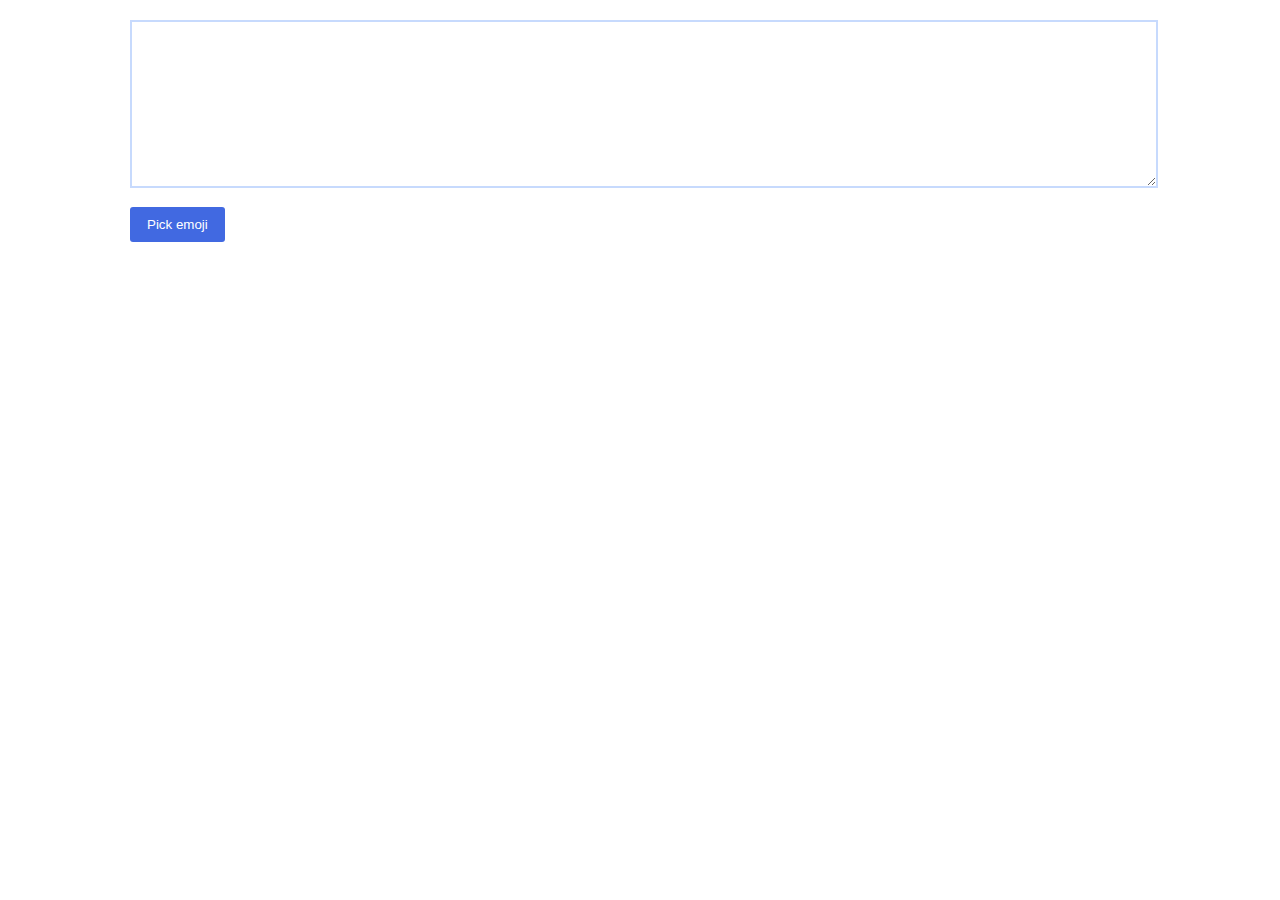
<file: static/assets/libs/fg-emoji-picker/index.html>
<!DOCTYPE html>
<html lang="en">
<head>
    <meta charset="UTF-8">
    <title>Document</title>
    
    <style>
        html, body {
            width: 100%; height: 100%;
            padding: 0; margin: 0;
            font-family: sans-serif;
        }
        
        button {
            background-color: royalblue;
            color: white; padding: 10px 17px;
            outline: none; border: none;
            border-radius: 3px; cursor: pointer;
        }
        button:hover { background-color: #5378ea;}
        button:active { background-color: royalblue;}
        
        .container {
            max-width: 1020px; margin: auto;
            padding: 20px;
        }
        
        textarea {
            width: 100%; height: 160px;
            margin-bottom: 15px; outline: none;
            border: 2px solid rgb(199, 218, 253);
            font-size: 20px;
        }

       
    </style>
</head>
<body>
    <div class="container">
        <textarea></textarea>
       
       
        <button>Pick emoji</button>
    </div>
    
    
    <script src="fgEmojiPicker.js"></script>
    <script>
        const emojiPicker = new FgEmojiPicker({
            trigger: ['button'],
            removeOnSelection: false,
            closeButton: true,
            position: ['bottom', 'right'],
            preFetch: true,
            insertInto: document.querySelector('textarea'),
            emit(obj, triggerElement) {
                console.log(obj, triggerElement);
            }
        });
    </script>
</body>
</html>
</file>
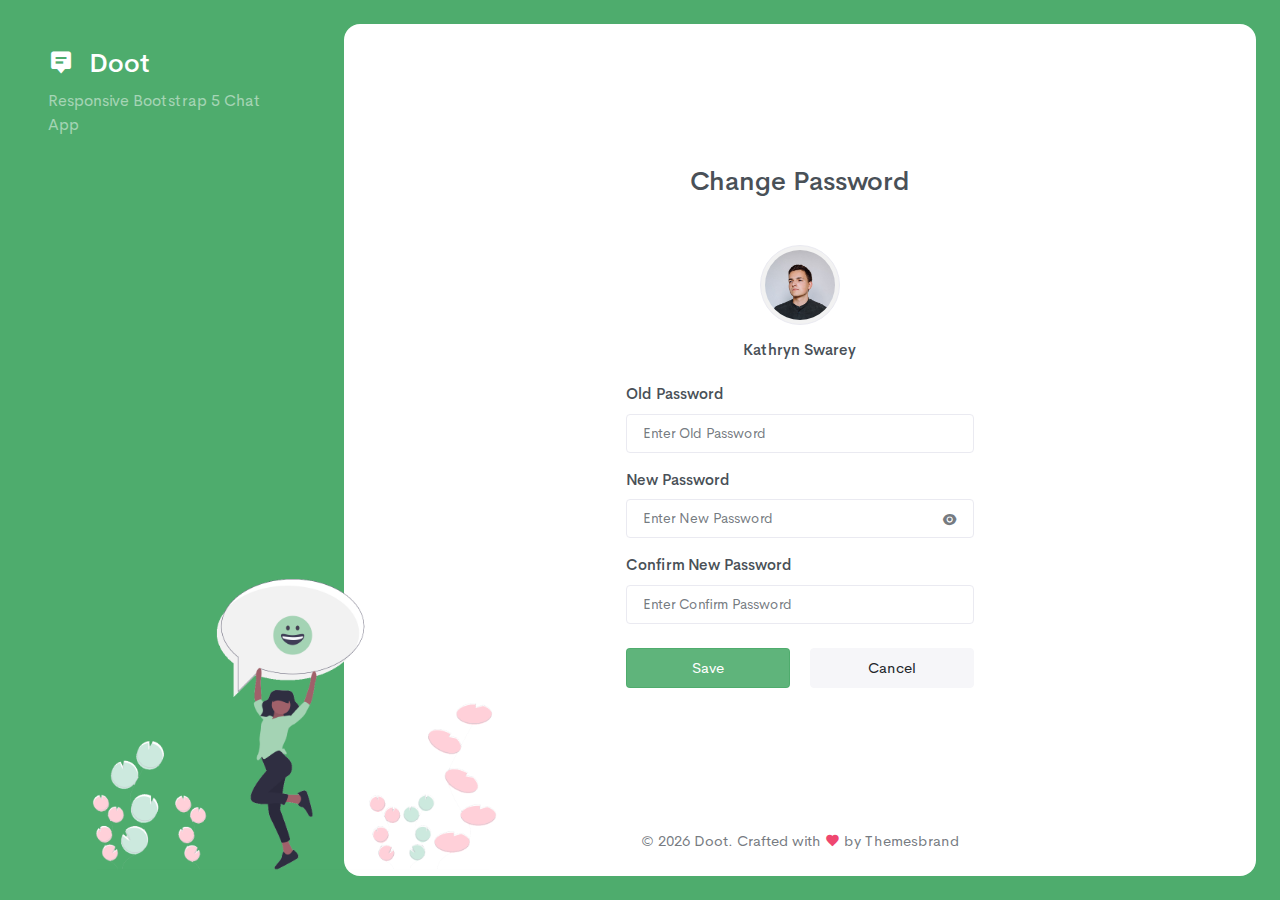
<file: templates/auth-changepassword.html>
<!doctype html>
<html lang="en">

    <head>
        
        <meta charset="utf-8" />
        <title>Change Password | Doot - Responsive Bootstrap 5 Chat App</title>
        <meta name="viewport" content="width=device-width, initial-scale=1.0">
        <meta content="Doot - Responsive Chat App Template in HTML. A fully featured HTML chat messenger template in Bootstrap 5" name="description" />
        <meta name="keywords" content="Doot chat template, chat, web chat template, chat status, chat template, communication, discussion, group chat, message, messenger template, status"/>
        <meta content="Themesbrand" name="author" />
        <!-- App favicon -->
        <link rel="shortcut icon" href="../static/assets/images/favicon.ico" id="tabIcon">

        
        <!-- Bootstrap Css -->
        <link href="../static/assets/css/bootstrap.min.css" id="bootstrap-style" rel="stylesheet" type="text/css" />
        <!-- Icons Css -->
        <link href="../static/assets/css/icons.min.css" rel="stylesheet" type="text/css" />
        <!-- App Css-->
        <link href="../static/assets/css/app.min.css" id="app-style" rel="stylesheet" type="text/css" />


    </head>

    <body>
        <div class="auth-bg">
            <div class="container-fluid p-0">
                <div class="row g-0">
                    <div class="col-xl-3 col-lg-4">
                        <div class="p-4 pb-0 p-lg-5 pb-lg-0 auth-logo-section">
                            <div class="text-white-50">
                                <h3><a href="index.html" class="text-white"><i class="bx bxs-message-alt-detail align-middle text-white h3 mb-1 me-2"></i> Doot</a></h5>
                                <p class="font-size-16">Responsive Bootstrap 5 Chat App</p>
                            </div>
                            <div class="mt-auto">
                                <img src="../static/assets/images/auth-img.png" alt="" class="auth-img">
                            </div>
                        </div>
                    </div>
                    <!-- end col -->
                    <div class="col-xl-9 col-lg-8">
                        <div class="authentication-page-content">
                            <div class="d-flex flex-column h-100 px-4 pt-4">
                                <div class="row justify-content-center my-auto">
                                    <div class="col-sm-8 col-lg-6 col-xl-5 col-xxl-4">
                                        
                                        <div class="py-md-5 py-4">
                                            
                                            <div class="text-center mb-5">
                                                <h3>Change Password</h3>
                                            </div>
                                            <div class="user-thumb text-center mb-4">
                                                <img src="../static/assets/images/users/avatar-1.jpg" class="rounded-circle img-thumbnail avatar-lg" alt="thumbnail">
                                                <h5 class="font-size-15 mt-3">Kathryn Swarey</h5>
                                            </div>
                                            <form>
                                                <div class="mb-3">
                                                    <label for="oldpassword-input" class="form-label">Old Password</label>
                                                    <input type="password" class="form-control" id="oldpassword-input" placeholder="Enter Old Password">
                                                </div>

                                                <div class="mb-3">
                                                    <label for="newpassword-input" class="form-label">New Password</label>
                                                    <div class="position-relative auth-pass-inputgroup mb-3">
                                                        <input type="password" class="form-control pe-5" placeholder="Enter New Password" id="password-input">
                                                        <button class="btn btn-link position-absolute end-0 top-0 text-decoration-none text-muted" type="button" id="password-addon"><i class="ri-eye-fill align-middle"></i></button>
                                                    </div>
                                                </div>
                                                <div class="mb-3">
                                                    <label for="confirmpassword-input" class="form-label">Confirm New Password</label>
                                                    <input type="password" class="form-control" id="confirmpassword-input" placeholder="Enter Confirm Password">
                                                </div>
            
                                                <div class="text-center mt-4">
                                                    <div class="row">
                                                        <div class="col-6">
                                                            <button class="btn btn-primary w-100" type="submit">Save</button>
                                                        </div>
                                                        <div class="col-6">
                                                            <button class="btn btn-light w-100" type="button">Cancel</button>
                                                        </div>
                                                    </div>
                                                </div>
                                            </form><!-- end form -->
                                        </div>
                                    </div><!-- end col -->
                                </div><!-- end row -->
            
                                <div class="row">
                                    <div class="col-xl-12">
                                        <div class="text-center text-muted p-4">
                                            <p class="mb-0">&copy; <script>document.write(new Date().getFullYear())</script> Doot. Crafted with <i class="mdi mdi-heart text-danger"></i> by Themesbrand</p>
                                        </div>
                                    </div><!-- end col -->
                                </div><!-- end row -->
            
                            </div>
                        </div>
                    </div>
                    <!-- end col -->
                </div>
                <!-- end row -->
            </div>
            <!-- end container-fluid -->
        </div>
        <!-- end auth bg -->

        <!-- JAVASCRIPT -->
        <script src="../static/assets/libs/bootstrap/js/bootstrap.bundle.min.js"></script>
        <script src="../static/assets/libs/simplebar/simplebar.min.js"></script>
        <script src="../static/assets/libs/node-waves/waves.min.js"></script>

        <!-- password addon -->
        <script src="../static/assets/js/pages/password-addon.init.js"></script>

        <!-- theme-style init -->
        <script src="../static/assets/js/pages/theme-style.init.js"></script>
        
        <script src="../static/assets/js/app.js"></script>
    </body>
</html>
</file>
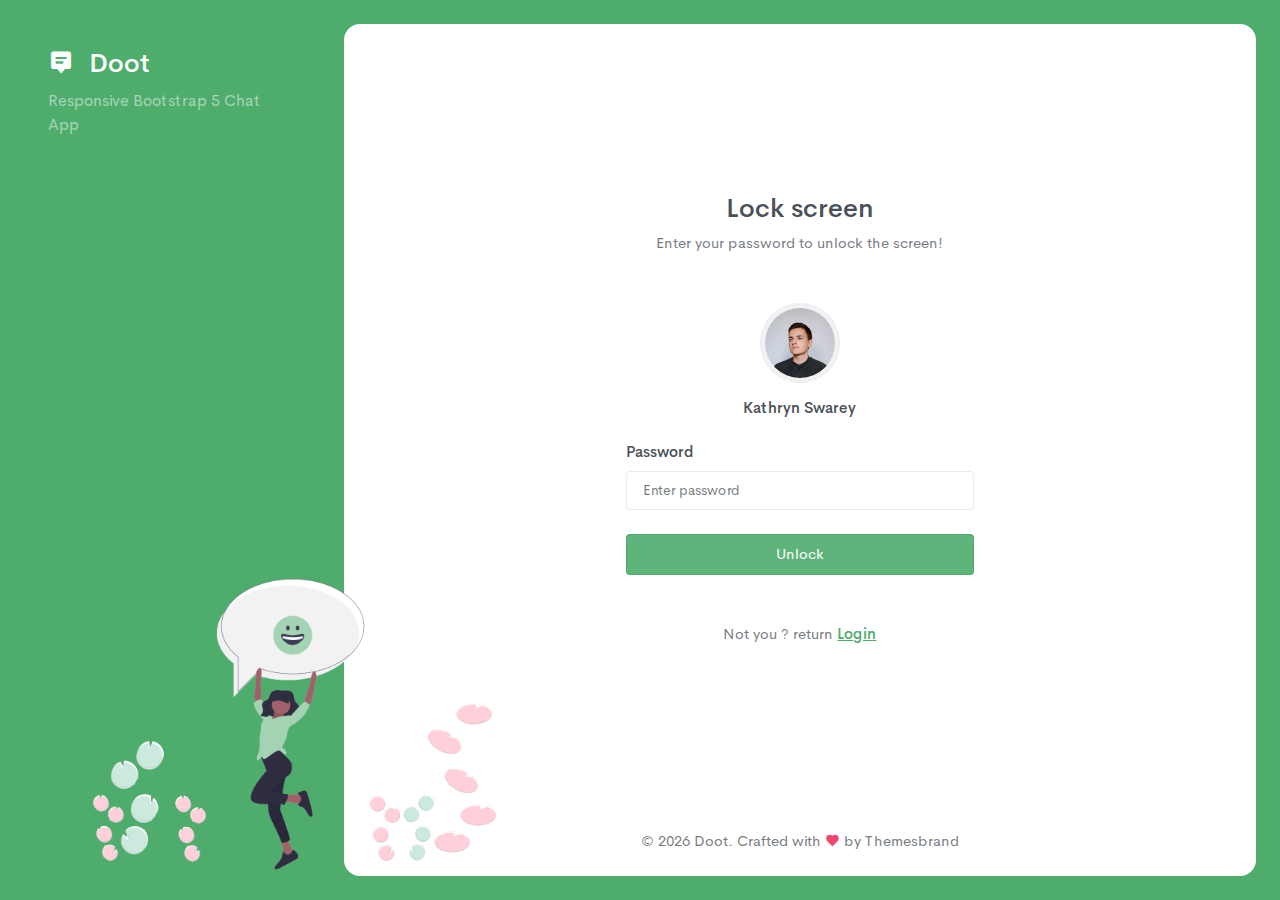
<file: templates/auth-lock-screen.html>
<!doctype html>
<html lang="en">

    <head>
        
        <meta charset="utf-8" />
        <title>Lock screen | Doot - Responsive Bootstrap 5 Chat App</title>
        <meta name="viewport" content="width=device-width, initial-scale=1.0">
        <meta content="Doot - Responsive Chat App Template in HTML. A fully featured HTML chat messenger template in Bootstrap 5" name="description" />
        <meta name="keywords" content="Doot chat template, chat, web chat template, chat status, chat template, communication, discussion, group chat, message, messenger template, status"/>
        <meta content="Themesbrand" name="author" />
        <!-- App favicon -->
        <link rel="shortcut icon" href="../static/assets/images/favicon.ico" id="tabIcon">

        
        <!-- Bootstrap Css -->
        <link href="../static/assets/css/bootstrap.min.css" id="bootstrap-style" rel="stylesheet" type="text/css" />
        <!-- Icons Css -->
        <link href="../static/assets/css/icons.min.css" rel="stylesheet" type="text/css" />
        <!-- App Css-->
        <link href="../static/assets/css/app.min.css" id="app-style" rel="stylesheet" type="text/css" />


    </head>

    <body>

        <div class="auth-bg">
            <div class="container-fluid p-0">
                <div class="row g-0">
                    <div class="col-xl-3 col-lg-4">
                        <div class="p-4 pb-0 p-lg-5 pb-lg-0 auth-logo-section">
                            <div class="text-white-50">
                                <h3><a href="index.html" class="text-white"><i class="bx bxs-message-alt-detail align-middle text-white h3 mb-1 me-2"></i> Doot</a></h5>
                                <p class="font-size-16">Responsive Bootstrap 5 Chat App</p>
                            </div>
                            <div class="mt-auto">
                                <img src="../static/assets/images/auth-img.png" alt="" class="auth-img">
                            </div>
                        </div>
                    </div>
                    <!-- end col -->
                    <div class="col-xl-9 col-lg-8">
                        <div class="authentication-page-content">
                            <div class="d-flex flex-column h-100 px-4 pt-4">
                                <div class="row justify-content-center my-auto">
                                    <div class="col-sm-8 col-lg-6 col-xl-5 col-xxl-4">
                                        
                                        <div class="py-md-5 py-4">
                                            
                                            <div class="text-center mb-5">
                                                <h3>Lock screen</h3>
                                                <p class="text-muted">Enter your password to unlock the screen!</p>
                                            </div>
                                            <div class="user-thumb text-center mb-4">
                                                <img src="../static/assets/images/users/avatar-1.jpg" class="rounded-circle img-thumbnail avatar-lg" alt="thumbnail">
                                                <h5 class="font-size-15 mt-3">Kathryn Swarey</h5>
                                            </div>
                                            <form>
                                                <div class="mb-3">
                                                    <label class="form-label" for="userpassword">Password</label>
                                                    <input type="password" class="form-control" id="userpassword" placeholder="Enter password">
                                                </div>
                                                <div class="mb-3 mt-4">
                                                    <button class="btn btn-primary w-100 waves-effect waves-light" type="submit">Unlock</button>
                                                </div>
                                            </form><!-- end form -->
            
                                            <div class="mt-5 text-center text-muted">
                                                <p>Not you ? return <a href="auth-login.html" class="fw-medium text-decoration-underline"> Login</a></p>
                                            </div>
                                        </div>
                                    </div><!-- end col -->
                                </div><!-- end row -->
            
                                <div class="row">
                                    <div class="col-xl-12">
                                        <div class="text-center text-muted p-4">
                                            <p class="mb-0">&copy; <script>document.write(new Date().getFullYear())</script> Doot. Crafted with <i class="mdi mdi-heart text-danger"></i> by Themesbrand</p>
                                        </div>
                                    </div><!-- end col -->
                                </div><!-- end row -->
            
                            </div>
                        </div>
                    </div>
                    <!-- end col -->
                </div>
                <!-- end row -->
            </div>
            <!-- end container-fluid -->
        </div>
        <!-- end auth bg -->


        <!-- JAVASCRIPT -->
        <script src="../static/assets/libs/bootstrap/js/bootstrap.bundle.min.js"></script>
        <script src="../static/assets/libs/simplebar/simplebar.min.js"></script>
        <script src="../static/assets/libs/node-waves/waves.min.js"></script>

        <!-- theme-style init -->
        <script src="../static/assets/js/pages/theme-style.init.js"></script>

        <script src="../static/assets/js/app.js"></script>

    </body>
</html>
</file>
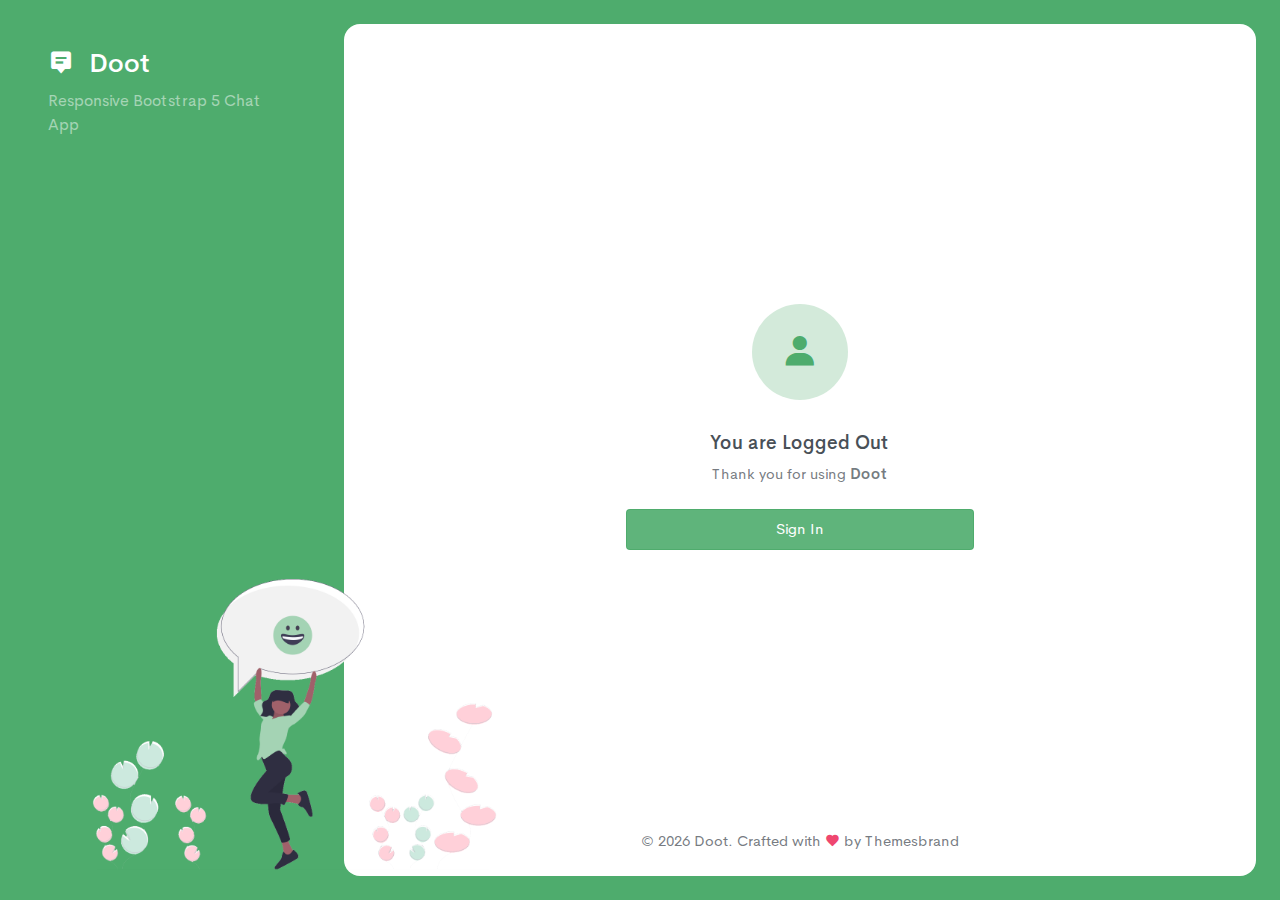
<file: templates/auth-logout.html>
<!doctype html>
<html lang="en">

    <head>
        
        <meta charset="utf-8" />
        <title>Log out | Doot - Responsive Bootstrap 5 Chat App</title>
        <meta name="viewport" content="width=device-width, initial-scale=1.0">
        <meta content="Doot - Responsive Chat App Template in HTML. A fully featured HTML chat messenger template in Bootstrap 5" name="description" />
        <meta name="keywords" content="Doot chat template, chat, web chat template, chat status, chat template, communication, discussion, group chat, message, messenger template, status"/>
        <meta content="Themesbrand" name="author" />
        <!-- App favicon -->
        <link rel="shortcut icon" href="../static/assets/images/favicon.ico" id="tabIcon">

        
        <!-- Bootstrap Css -->
        <link href="../static/assets/css/bootstrap.min.css" id="bootstrap-style" rel="stylesheet" type="text/css" />
        <!-- Icons Css -->
        <link href="../static/assets/css/icons.min.css" rel="stylesheet" type="text/css" />
        <!-- App Css-->
        <link href="../static/assets/css/app.min.css" id="app-style" rel="stylesheet" type="text/css" />


    </head>

    <body>
        <div class="auth-bg">
            <div class="container-fluid p-0">
                <div class="row g-0">
                    <div class="col-xl-3 col-lg-4">
                        <div class="p-4 pb-0 p-lg-5 pb-lg-0 auth-logo-section">
                            <div class="text-white-50">
                                <h3><a href="index.html" class="text-white"><i class="bx bxs-message-alt-detail align-middle text-white h3 mb-1 me-2"></i> Doot</a></h5>
                                <p class="font-size-16">Responsive Bootstrap 5 Chat App</p>
                            </div>
                            <div class="mt-auto">
                                <img src="../static/assets/images/auth-img.png" alt="" class="auth-img">
                            </div>
                        </div>
                    </div>
                    <!-- end col -->
                    <div class="col-xl-9 col-lg-8">
                        <div class="authentication-page-content">
                            <div class="d-flex flex-column h-100 px-4 pt-4">
                                <div class="row justify-content-center my-auto">
                                    <div class="col-sm-8 col-lg-6 col-xl-5 col-xxl-4">
                                        
                                        <div class="py-md-5 py-4 text-center">
                                            
                                            <div class="avatar-xl mx-auto">
                                                <div class="avatar-title bg-primary-subtle text-primary h1 rounded-circle">
                                                    <i class="bx bxs-user"></i>
                                                </div>
                                            </div>
                                            <div class="mt-4 pt-2">
                                                <h5>You are Logged Out</h5>
                                                <p class="text-muted font-size-15">Thank you for using <span class="fw-semibold text-reset">Doot</span></p>
                                                <div class="mt-4">
                                                    <a href="auth-login.html" class="btn btn-primary w-100 waves-effect waves-light">Sign In</a>
                                                </div>
                                            </div>
                                        </div>
                                    </div><!-- end col -->
                                </div><!-- end row -->
            
                                <div class="row">
                                    <div class="col-xl-12">
                                        <div class="text-center text-muted p-4">
                                            <p class="mb-0">&copy; <script>document.write(new Date().getFullYear())</script> Doot. Crafted with <i class="mdi mdi-heart text-danger"></i> by Themesbrand</p>
                                        </div>
                                    </div><!-- end col -->
                                </div><!-- end row -->
            
                            </div>
                        </div>
                    </div>
                    <!-- end col -->
                </div>
                <!-- end row -->
            </div>
            <!-- end container-fluid -->
        </div>
        <!-- end auth bg -->

        <!-- JAVASCRIPT -->
        <script src="../static/assets/libs/bootstrap/js/bootstrap.bundle.min.js"></script>
        <script src="../static/assets/libs/simplebar/simplebar.min.js"></script>
        <script src="../static/assets/libs/node-waves/waves.min.js"></script>

        <!-- theme-style init -->
        <script src="../static/assets/js/pages/theme-style.init.js"></script>

        <script src="../static/assets/js/app.js"></script>

    </body>
</html>
</file>
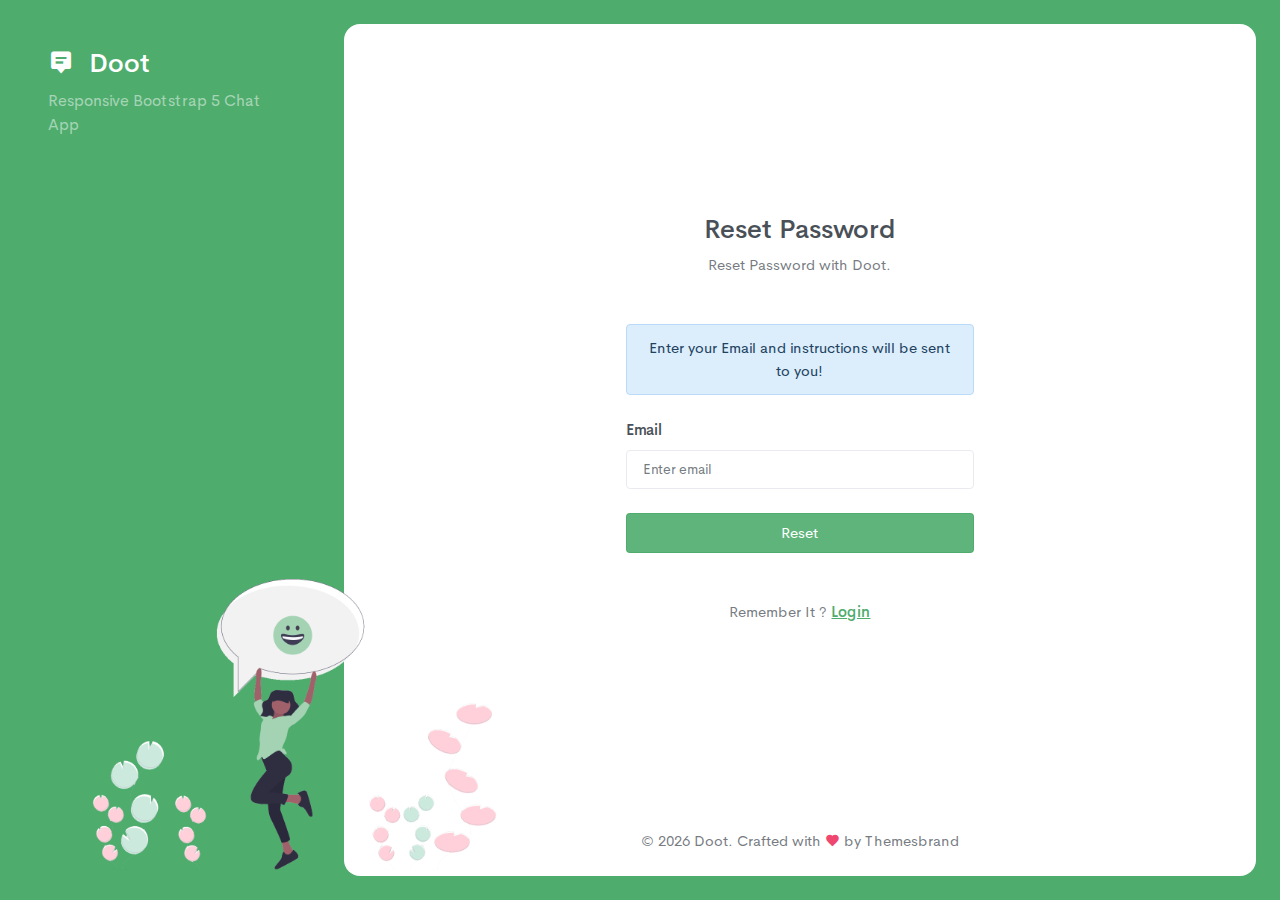
<file: templates/auth-recoverpw.html>
<!doctype html>
<html lang="en">

    <head>
        
        <meta charset="utf-8" />
        <title>Reset Password | Doot - Responsive Bootstrap 5 Chat App</title>
        <meta name="viewport" content="width=device-width, initial-scale=1.0">
        <meta content="Doot - Responsive Chat App Template in HTML. A fully featured HTML chat messenger template in Bootstrap 5" name="description" />
        <meta name="keywords" content="Doot chat template, chat, web chat template, chat status, chat template, communication, discussion, group chat, message, messenger template, status"/>
        <meta content="Themesbrand" name="author" />
        <!-- App favicon -->
        <link rel="shortcut icon" href="../static/assets/images/favicon.ico" id="tabIcon">

        
        <!-- Bootstrap Css -->
        <link href="../static/assets/css/bootstrap.min.css" id="bootstrap-style" rel="stylesheet" type="text/css" />
        <!-- Icons Css -->
        <link href="../static/assets/css/icons.min.css" rel="stylesheet" type="text/css" />
        <!-- App Css-->
        <link href="../static/assets/css/app.min.css" id="app-style" rel="stylesheet" type="text/css" />


    </head>

    <body>
        <div class="auth-bg">
            <div class="container-fluid p-0">
                <div class="row g-0">
                    <div class="col-xl-3 col-lg-4">
                        <div class="p-4 pb-0 p-lg-5 pb-lg-0 auth-logo-section">
                            <div class="text-white-50">
                                <h3><a href="index.html" class="text-white"><i class="bx bxs-message-alt-detail align-middle text-white h3 mb-1 me-2"></i> Doot</a></h5>
                                <p class="font-size-16">Responsive Bootstrap 5 Chat App</p>
                            </div>
                            <div class="mt-auto">
                                <img src="../static/assets/images/auth-img.png" alt="" class="auth-img">
                            </div>
                        </div>
                    </div>
                    <!-- end col -->
                    <div class="col-xl-9 col-lg-8">
                        <div class="authentication-page-content">
                            <div class="d-flex flex-column h-100 px-4 pt-4">
                                <div class="row justify-content-center my-auto">
                                    <div class="col-sm-8 col-lg-6 col-xl-5 col-xxl-4">
                                        
                                        <div class="py-md-5 py-4">
                                            
                                            <div class="text-center mb-5">
                                                <h3>Reset Password</h3>
                                                <p class="text-muted">Reset Password with Doot.</p>
                                            </div>
                                            <div class="alert alert-info text-center my-4" role="alert">
                                                Enter your Email and instructions will be sent to you!
                                            </div>
                                            <form>
                                                <div class="mb-4">
                                                    <label class="form-label">Email</label>
                                                    <input type="text" class="form-control" id="email" placeholder="Enter email">
                                                </div>
                                                
                                                <div class="text-center mt-4">
                                                    <button class="btn btn-primary w-100" type="submit">Reset</button>
                                                </div>
                                            </form><!-- end form -->
            
                                            <div class="mt-5 text-center text-muted">
                                                <p>Remember It ? <a href="auth-login.html" class="fw-medium text-decoration-underline"> Login</a></p>
                                            </div>
                                        </div>
                                    </div><!-- end col -->
                                </div><!-- end row -->
            
                                <div class="row">
                                    <div class="col-xl-12">
                                        <div class="text-center text-muted p-4">
                                            <p class="mb-0">&copy; <script>document.write(new Date().getFullYear())</script> Doot. Crafted with <i class="mdi mdi-heart text-danger"></i> by Themesbrand</p>
                                        </div>
                                    </div><!-- end col -->
                                </div><!-- end row -->
            
                            </div>
                        </div>
                    </div>
                    <!-- end col -->
                </div>
                <!-- end row -->
            </div>
            <!-- end container-fluid -->
        </div>
        <!-- end auth bg -->

        <!-- JAVASCRIPT -->
        <script src="../static/assets/libs/bootstrap/js/bootstrap.bundle.min.js"></script>
        <script src="../static/assets/libs/simplebar/simplebar.min.js"></script>
        <script src="../static/assets/libs/node-waves/waves.min.js"></script>

        <!-- theme-style init -->
        <script src="../static/assets/js/pages/theme-style.init.js"></script>

        <script src="../static/assets/js/app.js"></script>

    </body>
</html>
</file>
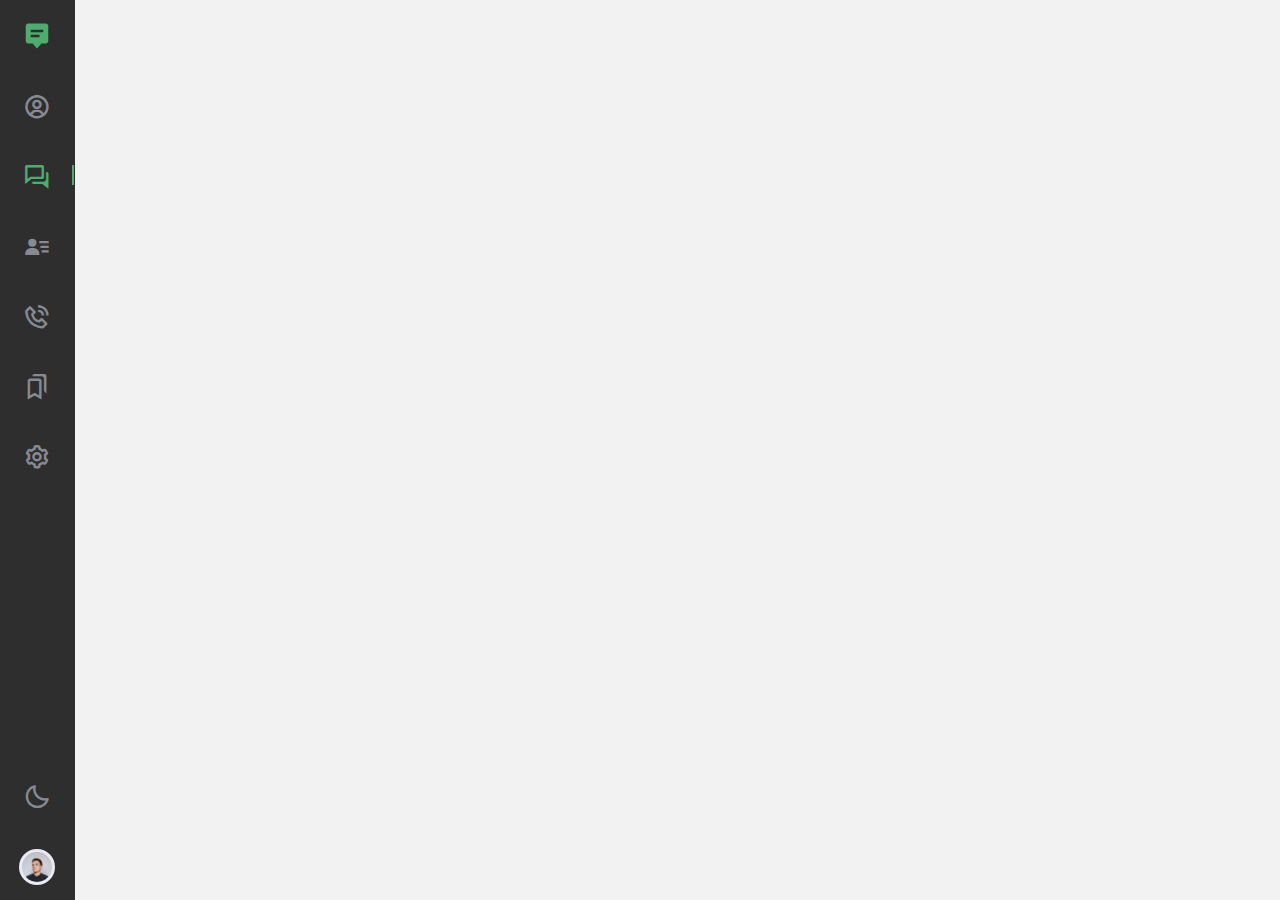
<file: templates/pages-starter.html>
<!doctype html>
<html lang="en">

    <head>
        
        <meta charset="utf-8" />
        <title>Starter Page | Doot - Responsive Bootstrap 5 Chat App</title>
        <meta name="viewport" content="width=device-width, initial-scale=1.0">
        <meta content="Doot - Responsive Chat App Template in HTML. A fully featured HTML chat messenger template in Bootstrap 5" name="description" />
        <meta name="keywords" content="Doot chat template, chat, web chat template, chat status, chat template, communication, discussion, group chat, message, messenger template, status"/>
        <meta content="Themesbrand" name="author" />
        <!-- App favicon -->
        <link rel="shortcut icon" href="../static/assets/images/favicon.ico" id="tabIcon">

        
        <!-- Bootstrap Css -->
        <link href="../static/assets/css/bootstrap.min.css" id="bootstrap-style" rel="stylesheet" type="text/css" />
        <!-- Icons Css -->
        <link href="../static/assets/css/icons.min.css" rel="stylesheet" type="text/css" />
        <!-- App Css-->
        <link href="../static/assets/css/app.min.css" id="app-style" rel="stylesheet" type="text/css" />


    </head>

    <body>

        <div class="layout-wrapper d-lg-flex">

            <!-- Start left sidebar-menu -->
            <div class="side-menu flex-lg-column">
                <!-- LOGO -->
                <div class="navbar-brand-box">
                    <a href="index.html" class="logo logo-dark">
                        <span class="logo-sm">
                            <svg xmlns="http://www.w3.org/2000/svg" width="30" height="30" viewBox="0 0 24 24"><path d="M8.5,18l3.5,4l3.5-4H19c1.103,0,2-0.897,2-2V4c0-1.103-0.897-2-2-2H5C3.897,2,3,2.897,3,4v12c0,1.103,0.897,2,2,2H8.5z M7,7h10v2H7V7z M7,11h7v2H7V11z"/></svg>
                        </span>
                    </a>

                    <a href="index.html" class="logo logo-light">
                        <span class="logo-sm">
                            <svg xmlns="http://www.w3.org/2000/svg" width="30" height="30" viewBox="0 0 24 24"><path d="M8.5,18l3.5,4l3.5-4H19c1.103,0,2-0.897,2-2V4c0-1.103-0.897-2-2-2H5C3.897,2,3,2.897,3,4v12c0,1.103,0.897,2,2,2H8.5z M7,7h10v2H7V7z M7,11h7v2H7V11z"/></svg>
                        </span>
                    </a>
                </div>
                <!-- end navbar-brand-box -->

                <!-- Start side-menu nav -->
                <div class="flex-lg-column my-0 sidemenu-navigation">
                    <ul class="nav nav-pills side-menu-nav" role="tablist">
                        <li class="nav-item d-none d-lg-block" data-bs-toggle="tooltip" data-bs-placement="right" data-bs-trigger="hover" data-bs-container=".sidemenu-navigation" title="Profile">
                            <a class="nav-link" id="pills-user-tab" data-bs-toggle="pill" href="#pills-user" role="tab">
                                <i class='bx bx-user-circle'></i>
                            </a>
                        </li>
                        <li class="nav-item" data-bs-toggle="tooltip" data-bs-placement="right" data-bs-trigger="hover" data-bs-container=".sidemenu-navigation" title="Chats">
                            <a class="nav-link active" id="pills-chat-tab" data-bs-toggle="pill" href="#pills-chat" role="tab">
                                <i class='bx bx-conversation'></i>
                            </a>
                        </li>
                        <li class="nav-item" data-bs-toggle="tooltip" data-bs-placement="right" data-bs-trigger="hover" data-bs-container=".sidemenu-navigation" title="Contacts">
                            <a class="nav-link" id="pills-contacts-tab" data-bs-toggle="pill" href="#pills-contacts" role="tab">
                                <i class='bx bxs-user-detail'></i>
                            </a>
                        </li>
                        <li class="nav-item" data-bs-toggle="tooltip" data-bs-placement="right" data-bs-trigger="hover" data-bs-container=".sidemenu-navigation" title="Calls">
                            <a class="nav-link" id="pills-calls-tab" data-bs-toggle="pill" href="#pills-calls" role="tab">
                                <i class='bx bx-phone-call'></i>
                            </a>
                        </li>
                        <li class="nav-item" data-bs-toggle="tooltip" data-bs-placement="right" data-bs-trigger="hover" data-bs-container=".sidemenu-navigation" title="Bookmark">
                            <a class="nav-link" id="pills-bookmark-tab" data-bs-toggle="pill" href="#pills-bookmark" role="tab">
                                <i class='bx bx-bookmarks'></i>
                            </a>
                        </li>
                        <li class="nav-item d-none d-lg-block" data-bs-toggle="tooltip" data-bs-placement="right" data-bs-container=".sidemenu-navigation" data-bs-trigger="hover" title="Settings">
                            <a class="nav-link" id="pills-setting-tab" data-bs-toggle="pill" href="#pills-setting" role="tab">
                                <i class='bx bx-cog'></i>
                            </a>
                        </li>
                        <li class="nav-item mt-auto">
                            <a class="nav-link light-dark" href="#" data-bs-toggle="tooltip" data-bs-trigger="hover" data-bs-placement="right" data-bs-container=".sidemenu-navigation" data-bs-html="true" title="<span class='light-mode'>Light</span> <span class='dark-mode'>Dark</span> Mode">
                                <i class='bx bx-moon'></i>
                            </a>
                        </li>
                        <li class="nav-item dropdown profile-user-dropdown">
                            <a class="nav-link dropdown-toggle" href="#" role="button" data-bs-toggle="dropdown" aria-haspopup="true" aria-expanded="false">
                                <img src="../static/assets/images/users/avatar-1.jpg" alt="" class="profile-user rounded-circle">
                            </a>
                            <div class="dropdown-menu">
                                <a class="dropdown-item d-flex align-items-center justify-content-between" id="pills-user-tab" data-bs-toggle="pill" href="#pills-user" role="tab">Profile <i class="bx bx-user-circle text-muted ms-1"></i></a>
                                <a class="dropdown-item d-flex align-items-center justify-content-between" id="pills-setting-tab" data-bs-toggle="pill" href="#pills-setting" role="tab">Setting <i class="bx bx-cog text-muted ms-1"></i></a>
                                <a class="dropdown-item d-flex align-items-center justify-content-between" href="auth-changepassword.html">Change Password <i class="bx bx-lock-open text-muted ms-1"></i></a>
                                <div class="dropdown-divider"></div>
                                <a class="dropdown-item d-flex align-items-center justify-content-between" href="auth-logout.html">Log out <i class="bx bx-log-out-circle text-muted ms-1"></i></a>
                            </div>
                        </li>
                    </ul>
                </div>
                <!-- end side-menu nav -->
            </div>
            <!-- end left sidebar-menu -->
            
        </div>
        <!-- end  layout wrapper -->

        <!-- JAVASCRIPT -->
        <script src="../static/assets/libs/bootstrap/js/bootstrap.bundle.min.js"></script>
        <script src="../static/assets/libs/simplebar/simplebar.min.js"></script>
        <script src="../static/assets/libs/node-waves/waves.min.js"></script>

        <!-- theme-style init -->
        <script src="../static/assets/js/pages/theme-style.init.js"></script>
        <script src="../static/assets/js/app.js"></script>

    </body>
</html>
</file>
<file: static/assets/css/icons.min.css>
@font-face{font-family:"Material Design Icons";src:url(../fonts/materialdesignicons-webfont.eot?v=5.0.45);src:url(../fonts/materialdesignicons-webfont.eot?#iefix&v=5.0.45) format("embedded-opentype"),url(../fonts/materialdesignicons-webfont.woff2?v=5.0.45) format("woff2"),url(../fonts/materialdesignicons-webfont.woff?v=5.0.45) format("woff"),url(../fonts/materialdesignicons-webfont.ttf?v=5.0.45) format("truetype");font-weight:400;font-style:normal}.mdi-set,.mdi:before{display:inline-block;font:normal normal normal 24px/1 "Material Design Icons";font-size:inherit;text-rendering:auto;line-height:inherit;-webkit-font-smoothing:antialiased;-moz-osx-font-smoothing:grayscale}.mdi-ab-testing::before{content:"\f01c9"}.mdi-abjad-arabic::before{content:"\f1328"}.mdi-abjad-hebrew::before{content:"\f1329"}.mdi-abugida-devanagari::before{content:"\f132a"}.mdi-abugida-thai::before{content:"\f132b"}.mdi-access-point::before{content:"\f0003"}.mdi-access-point-network::before{content:"\f0002"}.mdi-access-point-network-off::before{content:"\f0be1"}.mdi-account::before{content:"\f0004"}.mdi-account-alert::before{content:"\f0005"}.mdi-account-alert-outline::before{content:"\f0b50"}.mdi-account-arrow-left::before{content:"\f0b51"}.mdi-account-arrow-left-outline::before{content:"\f0b52"}.mdi-account-arrow-right::before{content:"\f0b53"}.mdi-account-arrow-right-outline::before{content:"\f0b54"}.mdi-account-box::before{content:"\f0006"}.mdi-account-box-multiple::before{content:"\f0934"}.mdi-account-box-multiple-outline::before{content:"\f100a"}.mdi-account-box-outline::before{content:"\f0007"}.mdi-account-cancel::before{content:"\f12df"}.mdi-account-cancel-outline::before{content:"\f12e0"}.mdi-account-cash::before{content:"\f1097"}.mdi-account-cash-outline::before{content:"\f1098"}.mdi-account-check::before{content:"\f0008"}.mdi-account-check-outline::before{content:"\f0be2"}.mdi-account-child::before{content:"\f0a89"}.mdi-account-child-circle::before{content:"\f0a8a"}.mdi-account-child-outline::before{content:"\f10c8"}.mdi-account-circle::before{content:"\f0009"}.mdi-account-circle-outline::before{content:"\f0b55"}.mdi-account-clock::before{content:"\f0b56"}.mdi-account-clock-outline::before{content:"\f0b57"}.mdi-account-cog::before{content:"\f1370"}.mdi-account-cog-outline::before{content:"\f1371"}.mdi-account-convert::before{content:"\f000a"}.mdi-account-convert-outline::before{content:"\f1301"}.mdi-account-cowboy-hat::before{content:"\f0e9b"}.mdi-account-details::before{content:"\f0631"}.mdi-account-details-outline::before{content:"\f1372"}.mdi-account-edit::before{content:"\f06bc"}.mdi-account-edit-outline::before{content:"\f0ffb"}.mdi-account-group::before{content:"\f0849"}.mdi-account-group-outline::before{content:"\f0b58"}.mdi-account-hard-hat::before{content:"\f05b5"}.mdi-account-heart::before{content:"\f0899"}.mdi-account-heart-outline::before{content:"\f0be3"}.mdi-account-key::before{content:"\f000b"}.mdi-account-key-outline::before{content:"\f0be4"}.mdi-account-lock::before{content:"\f115e"}.mdi-account-lock-outline::before{content:"\f115f"}.mdi-account-minus::before{content:"\f000d"}.mdi-account-minus-outline::before{content:"\f0aec"}.mdi-account-multiple::before{content:"\f000e"}.mdi-account-multiple-check::before{content:"\f08c5"}.mdi-account-multiple-check-outline::before{content:"\f11fe"}.mdi-account-multiple-minus::before{content:"\f05d3"}.mdi-account-multiple-minus-outline::before{content:"\f0be5"}.mdi-account-multiple-outline::before{content:"\f000f"}.mdi-account-multiple-plus::before{content:"\f0010"}.mdi-account-multiple-plus-outline::before{content:"\f0800"}.mdi-account-multiple-remove::before{content:"\f120a"}.mdi-account-multiple-remove-outline::before{content:"\f120b"}.mdi-account-music::before{content:"\f0803"}.mdi-account-music-outline::before{content:"\f0ce9"}.mdi-account-network::before{content:"\f0011"}.mdi-account-network-outline::before{content:"\f0be6"}.mdi-account-off::before{content:"\f0012"}.mdi-account-off-outline::before{content:"\f0be7"}.mdi-account-outline::before{content:"\f0013"}.mdi-account-plus::before{content:"\f0014"}.mdi-account-plus-outline::before{content:"\f0801"}.mdi-account-question::before{content:"\f0b59"}.mdi-account-question-outline::before{content:"\f0b5a"}.mdi-account-remove::before{content:"\f0015"}.mdi-account-remove-outline::before{content:"\f0aed"}.mdi-account-search::before{content:"\f0016"}.mdi-account-search-outline::before{content:"\f0935"}.mdi-account-settings::before{content:"\f0630"}.mdi-account-settings-outline::before{content:"\f10c9"}.mdi-account-star::before{content:"\f0017"}.mdi-account-star-outline::before{content:"\f0be8"}.mdi-account-supervisor::before{content:"\f0a8b"}.mdi-account-supervisor-circle::before{content:"\f0a8c"}.mdi-account-supervisor-outline::before{content:"\f112d"}.mdi-account-switch::before{content:"\f0019"}.mdi-account-switch-outline::before{content:"\f04cb"}.mdi-account-tie::before{content:"\f0ce3"}.mdi-account-tie-outline::before{content:"\f10ca"}.mdi-account-tie-voice::before{content:"\f1308"}.mdi-account-tie-voice-off::before{content:"\f130a"}.mdi-account-tie-voice-off-outline::before{content:"\f130b"}.mdi-account-tie-voice-outline::before{content:"\f1309"}.mdi-account-voice::before{content:"\f05cb"}.mdi-adjust::before{content:"\f001a"}.mdi-adobe::before{content:"\f0936"}.mdi-adobe-acrobat::before{content:"\f0f9d"}.mdi-air-conditioner::before{content:"\f001b"}.mdi-air-filter::before{content:"\f0d43"}.mdi-air-horn::before{content:"\f0dac"}.mdi-air-humidifier::before{content:"\f1099"}.mdi-air-purifier::before{content:"\f0d44"}.mdi-airbag::before{content:"\f0be9"}.mdi-airballoon::before{content:"\f001c"}.mdi-airballoon-outline::before{content:"\f100b"}.mdi-airplane::before{content:"\f001d"}.mdi-airplane-landing::before{content:"\f05d4"}.mdi-airplane-off::before{content:"\f001e"}.mdi-airplane-takeoff::before{content:"\f05d5"}.mdi-airport::before{content:"\f084b"}.mdi-alarm::before{content:"\f0020"}.mdi-alarm-bell::before{content:"\f078e"}.mdi-alarm-check::before{content:"\f0021"}.mdi-alarm-light::before{content:"\f078f"}.mdi-alarm-light-outline::before{content:"\f0bea"}.mdi-alarm-multiple::before{content:"\f0022"}.mdi-alarm-note::before{content:"\f0e71"}.mdi-alarm-note-off::before{content:"\f0e72"}.mdi-alarm-off::before{content:"\f0023"}.mdi-alarm-plus::before{content:"\f0024"}.mdi-alarm-snooze::before{content:"\f068e"}.mdi-album::before{content:"\f0025"}.mdi-alert::before{content:"\f0026"}.mdi-alert-box::before{content:"\f0027"}.mdi-alert-box-outline::before{content:"\f0ce4"}.mdi-alert-circle::before{content:"\f0028"}.mdi-alert-circle-check::before{content:"\f11ed"}.mdi-alert-circle-check-outline::before{content:"\f11ee"}.mdi-alert-circle-outline::before{content:"\f05d6"}.mdi-alert-decagram::before{content:"\f06bd"}.mdi-alert-decagram-outline::before{content:"\f0ce5"}.mdi-alert-octagon::before{content:"\f0029"}.mdi-alert-octagon-outline::before{content:"\f0ce6"}.mdi-alert-octagram::before{content:"\f0767"}.mdi-alert-octagram-outline::before{content:"\f0ce7"}.mdi-alert-outline::before{content:"\f002a"}.mdi-alert-rhombus::before{content:"\f11ce"}.mdi-alert-rhombus-outline::before{content:"\f11cf"}.mdi-alien::before{content:"\f089a"}.mdi-alien-outline::before{content:"\f10cb"}.mdi-align-horizontal-center::before{content:"\f11c3"}.mdi-align-horizontal-left::before{content:"\f11c2"}.mdi-align-horizontal-right::before{content:"\f11c4"}.mdi-align-vertical-bottom::before{content:"\f11c5"}.mdi-align-vertical-center::before{content:"\f11c6"}.mdi-align-vertical-top::before{content:"\f11c7"}.mdi-all-inclusive::before{content:"\f06be"}.mdi-allergy::before{content:"\f1258"}.mdi-alpha::before{content:"\f002b"}.mdi-alpha-a::before{content:"\f0aee"}.mdi-alpha-a-box::before{content:"\f0b08"}.mdi-alpha-a-box-outline::before{content:"\f0beb"}.mdi-alpha-a-circle::before{content:"\f0bec"}.mdi-alpha-a-circle-outline::before{content:"\f0bed"}.mdi-alpha-b::before{content:"\f0aef"}.mdi-alpha-b-box::before{content:"\f0b09"}.mdi-alpha-b-box-outline::before{content:"\f0bee"}.mdi-alpha-b-circle::before{content:"\f0bef"}.mdi-alpha-b-circle-outline::before{content:"\f0bf0"}.mdi-alpha-c::before{content:"\f0af0"}.mdi-alpha-c-box::before{content:"\f0b0a"}.mdi-alpha-c-box-outline::before{content:"\f0bf1"}.mdi-alpha-c-circle::before{content:"\f0bf2"}.mdi-alpha-c-circle-outline::before{content:"\f0bf3"}.mdi-alpha-d::before{content:"\f0af1"}.mdi-alpha-d-box::before{content:"\f0b0b"}.mdi-alpha-d-box-outline::before{content:"\f0bf4"}.mdi-alpha-d-circle::before{content:"\f0bf5"}.mdi-alpha-d-circle-outline::before{content:"\f0bf6"}.mdi-alpha-e::before{content:"\f0af2"}.mdi-alpha-e-box::before{content:"\f0b0c"}.mdi-alpha-e-box-outline::before{content:"\f0bf7"}.mdi-alpha-e-circle::before{content:"\f0bf8"}.mdi-alpha-e-circle-outline::before{content:"\f0bf9"}.mdi-alpha-f::before{content:"\f0af3"}.mdi-alpha-f-box::before{content:"\f0b0d"}.mdi-alpha-f-box-outline::before{content:"\f0bfa"}.mdi-alpha-f-circle::before{content:"\f0bfb"}.mdi-alpha-f-circle-outline::before{content:"\f0bfc"}.mdi-alpha-g::before{content:"\f0af4"}.mdi-alpha-g-box::before{content:"\f0b0e"}.mdi-alpha-g-box-outline::before{content:"\f0bfd"}.mdi-alpha-g-circle::before{content:"\f0bfe"}.mdi-alpha-g-circle-outline::before{content:"\f0bff"}.mdi-alpha-h::before{content:"\f0af5"}.mdi-alpha-h-box::before{content:"\f0b0f"}.mdi-alpha-h-box-outline::before{content:"\f0c00"}.mdi-alpha-h-circle::before{content:"\f0c01"}.mdi-alpha-h-circle-outline::before{content:"\f0c02"}.mdi-alpha-i::before{content:"\f0af6"}.mdi-alpha-i-box::before{content:"\f0b10"}.mdi-alpha-i-box-outline::before{content:"\f0c03"}.mdi-alpha-i-circle::before{content:"\f0c04"}.mdi-alpha-i-circle-outline::before{content:"\f0c05"}.mdi-alpha-j::before{content:"\f0af7"}.mdi-alpha-j-box::before{content:"\f0b11"}.mdi-alpha-j-box-outline::before{content:"\f0c06"}.mdi-alpha-j-circle::before{content:"\f0c07"}.mdi-alpha-j-circle-outline::before{content:"\f0c08"}.mdi-alpha-k::before{content:"\f0af8"}.mdi-alpha-k-box::before{content:"\f0b12"}.mdi-alpha-k-box-outline::before{content:"\f0c09"}.mdi-alpha-k-circle::before{content:"\f0c0a"}.mdi-alpha-k-circle-outline::before{content:"\f0c0b"}.mdi-alpha-l::before{content:"\f0af9"}.mdi-alpha-l-box::before{content:"\f0b13"}.mdi-alpha-l-box-outline::before{content:"\f0c0c"}.mdi-alpha-l-circle::before{content:"\f0c0d"}.mdi-alpha-l-circle-outline::before{content:"\f0c0e"}.mdi-alpha-m::before{content:"\f0afa"}.mdi-alpha-m-box::before{content:"\f0b14"}.mdi-alpha-m-box-outline::before{content:"\f0c0f"}.mdi-alpha-m-circle::before{content:"\f0c10"}.mdi-alpha-m-circle-outline::before{content:"\f0c11"}.mdi-alpha-n::before{content:"\f0afb"}.mdi-alpha-n-box::before{content:"\f0b15"}.mdi-alpha-n-box-outline::before{content:"\f0c12"}.mdi-alpha-n-circle::before{content:"\f0c13"}.mdi-alpha-n-circle-outline::before{content:"\f0c14"}.mdi-alpha-o::before{content:"\f0afc"}.mdi-alpha-o-box::before{content:"\f0b16"}.mdi-alpha-o-box-outline::before{content:"\f0c15"}.mdi-alpha-o-circle::before{content:"\f0c16"}.mdi-alpha-o-circle-outline::before{content:"\f0c17"}.mdi-alpha-p::before{content:"\f0afd"}.mdi-alpha-p-box::before{content:"\f0b17"}.mdi-alpha-p-box-outline::before{content:"\f0c18"}.mdi-alpha-p-circle::before{content:"\f0c19"}.mdi-alpha-p-circle-outline::before{content:"\f0c1a"}.mdi-alpha-q::before{content:"\f0afe"}.mdi-alpha-q-box::before{content:"\f0b18"}.mdi-alpha-q-box-outline::before{content:"\f0c1b"}.mdi-alpha-q-circle::before{content:"\f0c1c"}.mdi-alpha-q-circle-outline::before{content:"\f0c1d"}.mdi-alpha-r::before{content:"\f0aff"}.mdi-alpha-r-box::before{content:"\f0b19"}.mdi-alpha-r-box-outline::before{content:"\f0c1e"}.mdi-alpha-r-circle::before{content:"\f0c1f"}.mdi-alpha-r-circle-outline::before{content:"\f0c20"}.mdi-alpha-s::before{content:"\f0b00"}.mdi-alpha-s-box::before{content:"\f0b1a"}.mdi-alpha-s-box-outline::before{content:"\f0c21"}.mdi-alpha-s-circle::before{content:"\f0c22"}.mdi-alpha-s-circle-outline::before{content:"\f0c23"}.mdi-alpha-t::before{content:"\f0b01"}.mdi-alpha-t-box::before{content:"\f0b1b"}.mdi-alpha-t-box-outline::before{content:"\f0c24"}.mdi-alpha-t-circle::before{content:"\f0c25"}.mdi-alpha-t-circle-outline::before{content:"\f0c26"}.mdi-alpha-u::before{content:"\f0b02"}.mdi-alpha-u-box::before{content:"\f0b1c"}.mdi-alpha-u-box-outline::before{content:"\f0c27"}.mdi-alpha-u-circle::before{content:"\f0c28"}.mdi-alpha-u-circle-outline::before{content:"\f0c29"}.mdi-alpha-v::before{content:"\f0b03"}.mdi-alpha-v-box::before{content:"\f0b1d"}.mdi-alpha-v-box-outline::before{content:"\f0c2a"}.mdi-alpha-v-circle::before{content:"\f0c2b"}.mdi-alpha-v-circle-outline::before{content:"\f0c2c"}.mdi-alpha-w::before{content:"\f0b04"}.mdi-alpha-w-box::before{content:"\f0b1e"}.mdi-alpha-w-box-outline::before{content:"\f0c2d"}.mdi-alpha-w-circle::before{content:"\f0c2e"}.mdi-alpha-w-circle-outline::before{content:"\f0c2f"}.mdi-alpha-x::before{content:"\f0b05"}.mdi-alpha-x-box::before{content:"\f0b1f"}.mdi-alpha-x-box-outline::before{content:"\f0c30"}.mdi-alpha-x-circle::before{content:"\f0c31"}.mdi-alpha-x-circle-outline::before{content:"\f0c32"}.mdi-alpha-y::before{content:"\f0b06"}.mdi-alpha-y-box::before{content:"\f0b20"}.mdi-alpha-y-box-outline::before{content:"\f0c33"}.mdi-alpha-y-circle::before{content:"\f0c34"}.mdi-alpha-y-circle-outline::before{content:"\f0c35"}.mdi-alpha-z::before{content:"\f0b07"}.mdi-alpha-z-box::before{content:"\f0b21"}.mdi-alpha-z-box-outline::before{content:"\f0c36"}.mdi-alpha-z-circle::before{content:"\f0c37"}.mdi-alpha-z-circle-outline::before{content:"\f0c38"}.mdi-alphabet-aurebesh::before{content:"\f132c"}.mdi-alphabet-cyrillic::before{content:"\f132d"}.mdi-alphabet-greek::before{content:"\f132e"}.mdi-alphabet-latin::before{content:"\f132f"}.mdi-alphabet-piqad::before{content:"\f1330"}.mdi-alphabet-tengwar::before{content:"\f1337"}.mdi-alphabetical::before{content:"\f002c"}.mdi-alphabetical-off::before{content:"\f100c"}.mdi-alphabetical-variant::before{content:"\f100d"}.mdi-alphabetical-variant-off::before{content:"\f100e"}.mdi-altimeter::before{content:"\f05d7"}.mdi-amazon::before{content:"\f002d"}.mdi-amazon-alexa::before{content:"\f08c6"}.mdi-ambulance::before{content:"\f002f"}.mdi-ammunition::before{content:"\f0ce8"}.mdi-ampersand::before{content:"\f0a8d"}.mdi-amplifier::before{content:"\f0030"}.mdi-amplifier-off::before{content:"\f11b5"}.mdi-anchor::before{content:"\f0031"}.mdi-android::before{content:"\f0032"}.mdi-android-auto::before{content:"\f0a8e"}.mdi-android-debug-bridge::before{content:"\f0033"}.mdi-android-messages::before{content:"\f0d45"}.mdi-android-studio::before{content:"\f0034"}.mdi-angle-acute::before{content:"\f0937"}.mdi-angle-obtuse::before{content:"\f0938"}.mdi-angle-right::before{content:"\f0939"}.mdi-angular::before{content:"\f06b2"}.mdi-angularjs::before{content:"\f06bf"}.mdi-animation::before{content:"\f05d8"}.mdi-animation-outline::before{content:"\f0a8f"}.mdi-animation-play::before{content:"\f093a"}.mdi-animation-play-outline::before{content:"\f0a90"}.mdi-ansible::before{content:"\f109a"}.mdi-antenna::before{content:"\f1119"}.mdi-anvil::before{content:"\f089b"}.mdi-apache-kafka::before{content:"\f100f"}.mdi-api::before{content:"\f109b"}.mdi-api-off::before{content:"\f1257"}.mdi-apple::before{content:"\f0035"}.mdi-apple-airplay::before{content:"\f001f"}.mdi-apple-finder::before{content:"\f0036"}.mdi-apple-icloud::before{content:"\f0038"}.mdi-apple-ios::before{content:"\f0037"}.mdi-apple-keyboard-caps::before{content:"\f0632"}.mdi-apple-keyboard-command::before{content:"\f0633"}.mdi-apple-keyboard-control::before{content:"\f0634"}.mdi-apple-keyboard-option::before{content:"\f0635"}.mdi-apple-keyboard-shift::before{content:"\f0636"}.mdi-apple-safari::before{content:"\f0039"}.mdi-application::before{content:"\f0614"}.mdi-application-export::before{content:"\f0dad"}.mdi-application-import::before{content:"\f0dae"}.mdi-approximately-equal::before{content:"\f0f9e"}.mdi-approximately-equal-box::before{content:"\f0f9f"}.mdi-apps::before{content:"\f003b"}.mdi-apps-box::before{content:"\f0d46"}.mdi-arch::before{content:"\f08c7"}.mdi-archive::before{content:"\f003c"}.mdi-archive-arrow-down::before{content:"\f1259"}.mdi-archive-arrow-down-outline::before{content:"\f125a"}.mdi-archive-arrow-up::before{content:"\f125b"}.mdi-archive-arrow-up-outline::before{content:"\f125c"}.mdi-archive-outline::before{content:"\f120e"}.mdi-arm-flex::before{content:"\f0fd7"}.mdi-arm-flex-outline::before{content:"\f0fd6"}.mdi-arrange-bring-forward::before{content:"\f003d"}.mdi-arrange-bring-to-front::before{content:"\f003e"}.mdi-arrange-send-backward::before{content:"\f003f"}.mdi-arrange-send-to-back::before{content:"\f0040"}.mdi-arrow-all::before{content:"\f0041"}.mdi-arrow-bottom-left::before{content:"\f0042"}.mdi-arrow-bottom-left-bold-outline::before{content:"\f09b7"}.mdi-arrow-bottom-left-thick::before{content:"\f09b8"}.mdi-arrow-bottom-right::before{content:"\f0043"}.mdi-arrow-bottom-right-bold-outline::before{content:"\f09b9"}.mdi-arrow-bottom-right-thick::before{content:"\f09ba"}.mdi-arrow-collapse::before{content:"\f0615"}.mdi-arrow-collapse-all::before{content:"\f0044"}.mdi-arrow-collapse-down::before{content:"\f0792"}.mdi-arrow-collapse-horizontal::before{content:"\f084c"}.mdi-arrow-collapse-left::before{content:"\f0793"}.mdi-arrow-collapse-right::before{content:"\f0794"}.mdi-arrow-collapse-up::before{content:"\f0795"}.mdi-arrow-collapse-vertical::before{content:"\f084d"}.mdi-arrow-decision::before{content:"\f09bb"}.mdi-arrow-decision-auto::before{content:"\f09bc"}.mdi-arrow-decision-auto-outline::before{content:"\f09bd"}.mdi-arrow-decision-outline::before{content:"\f09be"}.mdi-arrow-down::before{content:"\f0045"}.mdi-arrow-down-bold::before{content:"\f072e"}.mdi-arrow-down-bold-box::before{content:"\f072f"}.mdi-arrow-down-bold-box-outline::before{content:"\f0730"}.mdi-arrow-down-bold-circle::before{content:"\f0047"}.mdi-arrow-down-bold-circle-outline::before{content:"\f0048"}.mdi-arrow-down-bold-hexagon-outline::before{content:"\f0049"}.mdi-arrow-down-bold-outline::before{content:"\f09bf"}.mdi-arrow-down-box::before{content:"\f06c0"}.mdi-arrow-down-circle::before{content:"\f0cdb"}.mdi-arrow-down-circle-outline::before{content:"\f0cdc"}.mdi-arrow-down-drop-circle::before{content:"\f004a"}.mdi-arrow-down-drop-circle-outline::before{content:"\f004b"}.mdi-arrow-down-thick::before{content:"\f0046"}.mdi-arrow-expand::before{content:"\f0616"}.mdi-arrow-expand-all::before{content:"\f004c"}.mdi-arrow-expand-down::before{content:"\f0796"}.mdi-arrow-expand-horizontal::before{content:"\f084e"}.mdi-arrow-expand-left::before{content:"\f0797"}.mdi-arrow-expand-right::before{content:"\f0798"}.mdi-arrow-expand-up::before{content:"\f0799"}.mdi-arrow-expand-vertical::before{content:"\f084f"}.mdi-arrow-horizontal-lock::before{content:"\f115b"}.mdi-arrow-left::before{content:"\f004d"}.mdi-arrow-left-bold::before{content:"\f0731"}.mdi-arrow-left-bold-box::before{content:"\f0732"}.mdi-arrow-left-bold-box-outline::before{content:"\f0733"}.mdi-arrow-left-bold-circle::before{content:"\f004f"}.mdi-arrow-left-bold-circle-outline::before{content:"\f0050"}.mdi-arrow-left-bold-hexagon-outline::before{content:"\f0051"}.mdi-arrow-left-bold-outline::before{content:"\f09c0"}.mdi-arrow-left-box::before{content:"\f06c1"}.mdi-arrow-left-circle::before{content:"\f0cdd"}.mdi-arrow-left-circle-outline::before{content:"\f0cde"}.mdi-arrow-left-drop-circle::before{content:"\f0052"}.mdi-arrow-left-drop-circle-outline::before{content:"\f0053"}.mdi-arrow-left-right::before{content:"\f0e73"}.mdi-arrow-left-right-bold::before{content:"\f0e74"}.mdi-arrow-left-right-bold-outline::before{content:"\f09c1"}.mdi-arrow-left-thick::before{content:"\f004e"}.mdi-arrow-right::before{content:"\f0054"}.mdi-arrow-right-bold::before{content:"\f0734"}.mdi-arrow-right-bold-box::before{content:"\f0735"}.mdi-arrow-right-bold-box-outline::before{content:"\f0736"}.mdi-arrow-right-bold-circle::before{content:"\f0056"}.mdi-arrow-right-bold-circle-outline::before{content:"\f0057"}.mdi-arrow-right-bold-hexagon-outline::before{content:"\f0058"}.mdi-arrow-right-bold-outline::before{content:"\f09c2"}.mdi-arrow-right-box::before{content:"\f06c2"}.mdi-arrow-right-circle::before{content:"\f0cdf"}.mdi-arrow-right-circle-outline::before{content:"\f0ce0"}.mdi-arrow-right-drop-circle::before{content:"\f0059"}.mdi-arrow-right-drop-circle-outline::before{content:"\f005a"}.mdi-arrow-right-thick::before{content:"\f0055"}.mdi-arrow-split-horizontal::before{content:"\f093b"}.mdi-arrow-split-vertical::before{content:"\f093c"}.mdi-arrow-top-left::before{content:"\f005b"}.mdi-arrow-top-left-bold-outline::before{content:"\f09c3"}.mdi-arrow-top-left-bottom-right::before{content:"\f0e75"}.mdi-arrow-top-left-bottom-right-bold::before{content:"\f0e76"}.mdi-arrow-top-left-thick::before{content:"\f09c4"}.mdi-arrow-top-right::before{content:"\f005c"}.mdi-arrow-top-right-bold-outline::before{content:"\f09c5"}.mdi-arrow-top-right-bottom-left::before{content:"\f0e77"}.mdi-arrow-top-right-bottom-left-bold::before{content:"\f0e78"}.mdi-arrow-top-right-thick::before{content:"\f09c6"}.mdi-arrow-up::before{content:"\f005d"}.mdi-arrow-up-bold::before{content:"\f0737"}.mdi-arrow-up-bold-box::before{content:"\f0738"}.mdi-arrow-up-bold-box-outline::before{content:"\f0739"}.mdi-arrow-up-bold-circle::before{content:"\f005f"}.mdi-arrow-up-bold-circle-outline::before{content:"\f0060"}.mdi-arrow-up-bold-hexagon-outline::before{content:"\f0061"}.mdi-arrow-up-bold-outline::before{content:"\f09c7"}.mdi-arrow-up-box::before{content:"\f06c3"}.mdi-arrow-up-circle::before{content:"\f0ce1"}.mdi-arrow-up-circle-outline::before{content:"\f0ce2"}.mdi-arrow-up-down::before{content:"\f0e79"}.mdi-arrow-up-down-bold::before{content:"\f0e7a"}.mdi-arrow-up-down-bold-outline::before{content:"\f09c8"}.mdi-arrow-up-drop-circle::before{content:"\f0062"}.mdi-arrow-up-drop-circle-outline::before{content:"\f0063"}.mdi-arrow-up-thick::before{content:"\f005e"}.mdi-arrow-vertical-lock::before{content:"\f115c"}.mdi-artstation::before{content:"\f0b5b"}.mdi-aspect-ratio::before{content:"\f0a24"}.mdi-assistant::before{content:"\f0064"}.mdi-asterisk::before{content:"\f06c4"}.mdi-at::before{content:"\f0065"}.mdi-atlassian::before{content:"\f0804"}.mdi-atm::before{content:"\f0d47"}.mdi-atom::before{content:"\f0768"}.mdi-atom-variant::before{content:"\f0e7b"}.mdi-attachment::before{content:"\f0066"}.mdi-audio-video::before{content:"\f093d"}.mdi-audio-video-off::before{content:"\f11b6"}.mdi-augmented-reality::before{content:"\f0850"}.mdi-auto-download::before{content:"\f137e"}.mdi-auto-fix::before{content:"\f0068"}.mdi-auto-upload::before{content:"\f0069"}.mdi-autorenew::before{content:"\f006a"}.mdi-av-timer::before{content:"\f006b"}.mdi-aws::before{content:"\f0e0f"}.mdi-axe::before{content:"\f08c8"}.mdi-axis::before{content:"\f0d48"}.mdi-axis-arrow::before{content:"\f0d49"}.mdi-axis-arrow-lock::before{content:"\f0d4a"}.mdi-axis-lock::before{content:"\f0d4b"}.mdi-axis-x-arrow::before{content:"\f0d4c"}.mdi-axis-x-arrow-lock::before{content:"\f0d4d"}.mdi-axis-x-rotate-clockwise::before{content:"\f0d4e"}.mdi-axis-x-rotate-counterclockwise::before{content:"\f0d4f"}.mdi-axis-x-y-arrow-lock::before{content:"\f0d50"}.mdi-axis-y-arrow::before{content:"\f0d51"}.mdi-axis-y-arrow-lock::before{content:"\f0d52"}.mdi-axis-y-rotate-clockwise::before{content:"\f0d53"}.mdi-axis-y-rotate-counterclockwise::before{content:"\f0d54"}.mdi-axis-z-arrow::before{content:"\f0d55"}.mdi-axis-z-arrow-lock::before{content:"\f0d56"}.mdi-axis-z-rotate-clockwise::before{content:"\f0d57"}.mdi-axis-z-rotate-counterclockwise::before{content:"\f0d58"}.mdi-babel::before{content:"\f0a25"}.mdi-baby::before{content:"\f006c"}.mdi-baby-bottle::before{content:"\f0f39"}.mdi-baby-bottle-outline::before{content:"\f0f3a"}.mdi-baby-carriage::before{content:"\f068f"}.mdi-baby-carriage-off::before{content:"\f0fa0"}.mdi-baby-face::before{content:"\f0e7c"}.mdi-baby-face-outline::before{content:"\f0e7d"}.mdi-backburger::before{content:"\f006d"}.mdi-backspace::before{content:"\f006e"}.mdi-backspace-outline::before{content:"\f0b5c"}.mdi-backspace-reverse::before{content:"\f0e7e"}.mdi-backspace-reverse-outline::before{content:"\f0e7f"}.mdi-backup-restore::before{content:"\f006f"}.mdi-bacteria::before{content:"\f0ed5"}.mdi-bacteria-outline::before{content:"\f0ed6"}.mdi-badge-account::before{content:"\f0da7"}.mdi-badge-account-alert::before{content:"\f0da8"}.mdi-badge-account-alert-outline::before{content:"\f0da9"}.mdi-badge-account-horizontal::before{content:"\f0e0d"}.mdi-badge-account-horizontal-outline::before{content:"\f0e0e"}.mdi-badge-account-outline::before{content:"\f0daa"}.mdi-badminton::before{content:"\f0851"}.mdi-bag-carry-on::before{content:"\f0f3b"}.mdi-bag-carry-on-check::before{content:"\f0d65"}.mdi-bag-carry-on-off::before{content:"\f0f3c"}.mdi-bag-checked::before{content:"\f0f3d"}.mdi-bag-personal::before{content:"\f0e10"}.mdi-bag-personal-off::before{content:"\f0e11"}.mdi-bag-personal-off-outline::before{content:"\f0e12"}.mdi-bag-personal-outline::before{content:"\f0e13"}.mdi-baguette::before{content:"\f0f3e"}.mdi-balloon::before{content:"\f0a26"}.mdi-ballot::before{content:"\f09c9"}.mdi-ballot-outline::before{content:"\f09ca"}.mdi-ballot-recount::before{content:"\f0c39"}.mdi-ballot-recount-outline::before{content:"\f0c3a"}.mdi-bandage::before{content:"\f0daf"}.mdi-bandcamp::before{content:"\f0675"}.mdi-bank::before{content:"\f0070"}.mdi-bank-minus::before{content:"\f0db0"}.mdi-bank-outline::before{content:"\f0e80"}.mdi-bank-plus::before{content:"\f0db1"}.mdi-bank-remove::before{content:"\f0db2"}.mdi-bank-transfer::before{content:"\f0a27"}.mdi-bank-transfer-in::before{content:"\f0a28"}.mdi-bank-transfer-out::before{content:"\f0a29"}.mdi-barcode::before{content:"\f0071"}.mdi-barcode-off::before{content:"\f1236"}.mdi-barcode-scan::before{content:"\f0072"}.mdi-barley::before{content:"\f0073"}.mdi-barley-off::before{content:"\f0b5d"}.mdi-barn::before{content:"\f0b5e"}.mdi-barrel::before{content:"\f0074"}.mdi-baseball::before{content:"\f0852"}.mdi-baseball-bat::before{content:"\f0853"}.mdi-bash::before{content:"\f1183"}.mdi-basket::before{content:"\f0076"}.mdi-basket-fill::before{content:"\f0077"}.mdi-basket-outline::before{content:"\f1181"}.mdi-basket-unfill::before{content:"\f0078"}.mdi-basketball::before{content:"\f0806"}.mdi-basketball-hoop::before{content:"\f0c3b"}.mdi-basketball-hoop-outline::before{content:"\f0c3c"}.mdi-bat::before{content:"\f0b5f"}.mdi-battery::before{content:"\f0079"}.mdi-battery-10::before{content:"\f007a"}.mdi-battery-10-bluetooth::before{content:"\f093e"}.mdi-battery-20::before{content:"\f007b"}.mdi-battery-20-bluetooth::before{content:"\f093f"}.mdi-battery-30::before{content:"\f007c"}.mdi-battery-30-bluetooth::before{content:"\f0940"}.mdi-battery-40::before{content:"\f007d"}.mdi-battery-40-bluetooth::before{content:"\f0941"}.mdi-battery-50::before{content:"\f007e"}.mdi-battery-50-bluetooth::before{content:"\f0942"}.mdi-battery-60::before{content:"\f007f"}.mdi-battery-60-bluetooth::before{content:"\f0943"}.mdi-battery-70::before{content:"\f0080"}.mdi-battery-70-bluetooth::before{content:"\f0944"}.mdi-battery-80::before{content:"\f0081"}.mdi-battery-80-bluetooth::before{content:"\f0945"}.mdi-battery-90::before{content:"\f0082"}.mdi-battery-90-bluetooth::before{content:"\f0946"}.mdi-battery-alert::before{content:"\f0083"}.mdi-battery-alert-bluetooth::before{content:"\f0947"}.mdi-battery-alert-variant::before{content:"\f10cc"}.mdi-battery-alert-variant-outline::before{content:"\f10cd"}.mdi-battery-bluetooth::before{content:"\f0948"}.mdi-battery-bluetooth-variant::before{content:"\f0949"}.mdi-battery-charging::before{content:"\f0084"}.mdi-battery-charging-10::before{content:"\f089c"}.mdi-battery-charging-100::before{content:"\f0085"}.mdi-battery-charging-20::before{content:"\f0086"}.mdi-battery-charging-30::before{content:"\f0087"}.mdi-battery-charging-40::before{content:"\f0088"}.mdi-battery-charging-50::before{content:"\f089d"}.mdi-battery-charging-60::before{content:"\f0089"}.mdi-battery-charging-70::before{content:"\f089e"}.mdi-battery-charging-80::before{content:"\f008a"}.mdi-battery-charging-90::before{content:"\f008b"}.mdi-battery-charging-high::before{content:"\f12a6"}.mdi-battery-charging-low::before{content:"\f12a4"}.mdi-battery-charging-medium::before{content:"\f12a5"}.mdi-battery-charging-outline::before{content:"\f089f"}.mdi-battery-charging-wireless::before{content:"\f0807"}.mdi-battery-charging-wireless-10::before{content:"\f0808"}.mdi-battery-charging-wireless-20::before{content:"\f0809"}.mdi-battery-charging-wireless-30::before{content:"\f080a"}.mdi-battery-charging-wireless-40::before{content:"\f080b"}.mdi-battery-charging-wireless-50::before{content:"\f080c"}.mdi-battery-charging-wireless-60::before{content:"\f080d"}.mdi-battery-charging-wireless-70::before{content:"\f080e"}.mdi-battery-charging-wireless-80::before{content:"\f080f"}.mdi-battery-charging-wireless-90::before{content:"\f0810"}.mdi-battery-charging-wireless-alert::before{content:"\f0811"}.mdi-battery-charging-wireless-outline::before{content:"\f0812"}.mdi-battery-heart::before{content:"\f120f"}.mdi-battery-heart-outline::before{content:"\f1210"}.mdi-battery-heart-variant::before{content:"\f1211"}.mdi-battery-high::before{content:"\f12a3"}.mdi-battery-low::before{content:"\f12a1"}.mdi-battery-medium::before{content:"\f12a2"}.mdi-battery-minus::before{content:"\f008c"}.mdi-battery-negative::before{content:"\f008d"}.mdi-battery-off::before{content:"\f125d"}.mdi-battery-off-outline::before{content:"\f125e"}.mdi-battery-outline::before{content:"\f008e"}.mdi-battery-plus::before{content:"\f008f"}.mdi-battery-positive::before{content:"\f0090"}.mdi-battery-unknown::before{content:"\f0091"}.mdi-battery-unknown-bluetooth::before{content:"\f094a"}.mdi-battlenet::before{content:"\f0b60"}.mdi-beach::before{content:"\f0092"}.mdi-beaker::before{content:"\f0cea"}.mdi-beaker-alert::before{content:"\f1229"}.mdi-beaker-alert-outline::before{content:"\f122a"}.mdi-beaker-check::before{content:"\f122b"}.mdi-beaker-check-outline::before{content:"\f122c"}.mdi-beaker-minus::before{content:"\f122d"}.mdi-beaker-minus-outline::before{content:"\f122e"}.mdi-beaker-outline::before{content:"\f0690"}.mdi-beaker-plus::before{content:"\f122f"}.mdi-beaker-plus-outline::before{content:"\f1230"}.mdi-beaker-question::before{content:"\f1231"}.mdi-beaker-question-outline::before{content:"\f1232"}.mdi-beaker-remove::before{content:"\f1233"}.mdi-beaker-remove-outline::before{content:"\f1234"}.mdi-bed::before{content:"\f02e3"}.mdi-bed-double::before{content:"\f0fd4"}.mdi-bed-double-outline::before{content:"\f0fd3"}.mdi-bed-empty::before{content:"\f08a0"}.mdi-bed-king::before{content:"\f0fd2"}.mdi-bed-king-outline::before{content:"\f0fd1"}.mdi-bed-outline::before{content:"\f0099"}.mdi-bed-queen::before{content:"\f0fd0"}.mdi-bed-queen-outline::before{content:"\f0fdb"}.mdi-bed-single::before{content:"\f106d"}.mdi-bed-single-outline::before{content:"\f106e"}.mdi-bee::before{content:"\f0fa1"}.mdi-bee-flower::before{content:"\f0fa2"}.mdi-beehive-outline::before{content:"\f10ce"}.mdi-beer::before{content:"\f0098"}.mdi-beer-outline::before{content:"\f130c"}.mdi-bell::before{content:"\f009a"}.mdi-bell-alert::before{content:"\f0d59"}.mdi-bell-alert-outline::before{content:"\f0e81"}.mdi-bell-check::before{content:"\f11e5"}.mdi-bell-check-outline::before{content:"\f11e6"}.mdi-bell-circle::before{content:"\f0d5a"}.mdi-bell-circle-outline::before{content:"\f0d5b"}.mdi-bell-off::before{content:"\f009b"}.mdi-bell-off-outline::before{content:"\f0a91"}.mdi-bell-outline::before{content:"\f009c"}.mdi-bell-plus::before{content:"\f009d"}.mdi-bell-plus-outline::before{content:"\f0a92"}.mdi-bell-ring::before{content:"\f009e"}.mdi-bell-ring-outline::before{content:"\f009f"}.mdi-bell-sleep::before{content:"\f00a0"}.mdi-bell-sleep-outline::before{content:"\f0a93"}.mdi-beta::before{content:"\f00a1"}.mdi-betamax::before{content:"\f09cb"}.mdi-biathlon::before{content:"\f0e14"}.mdi-bicycle::before{content:"\f109c"}.mdi-bicycle-basket::before{content:"\f1235"}.mdi-bike::before{content:"\f00a3"}.mdi-bike-fast::before{content:"\f111f"}.mdi-billboard::before{content:"\f1010"}.mdi-billiards::before{content:"\f0b61"}.mdi-billiards-rack::before{content:"\f0b62"}.mdi-binoculars::before{content:"\f00a5"}.mdi-bio::before{content:"\f00a6"}.mdi-biohazard::before{content:"\f00a7"}.mdi-bitbucket::before{content:"\f00a8"}.mdi-bitcoin::before{content:"\f0813"}.mdi-black-mesa::before{content:"\f00a9"}.mdi-blender::before{content:"\f0ceb"}.mdi-blender-software::before{content:"\f00ab"}.mdi-blinds::before{content:"\f00ac"}.mdi-blinds-open::before{content:"\f1011"}.mdi-block-helper::before{content:"\f00ad"}.mdi-blogger::before{content:"\f00ae"}.mdi-blood-bag::before{content:"\f0cec"}.mdi-bluetooth::before{content:"\f00af"}.mdi-bluetooth-audio::before{content:"\f00b0"}.mdi-bluetooth-connect::before{content:"\f00b1"}.mdi-bluetooth-off::before{content:"\f00b2"}.mdi-bluetooth-settings::before{content:"\f00b3"}.mdi-bluetooth-transfer::before{content:"\f00b4"}.mdi-blur::before{content:"\f00b5"}.mdi-blur-linear::before{content:"\f00b6"}.mdi-blur-off::before{content:"\f00b7"}.mdi-blur-radial::before{content:"\f00b8"}.mdi-bolnisi-cross::before{content:"\f0ced"}.mdi-bolt::before{content:"\f0db3"}.mdi-bomb::before{content:"\f0691"}.mdi-bomb-off::before{content:"\f06c5"}.mdi-bone::before{content:"\f00b9"}.mdi-book::before{content:"\f00ba"}.mdi-book-account::before{content:"\f13ad"}.mdi-book-account-outline::before{content:"\f13ae"}.mdi-book-alphabet::before{content:"\f061d"}.mdi-book-cross::before{content:"\f00a2"}.mdi-book-information-variant::before{content:"\f106f"}.mdi-book-lock::before{content:"\f079a"}.mdi-book-lock-open::before{content:"\f079b"}.mdi-book-minus::before{content:"\f05d9"}.mdi-book-minus-multiple::before{content:"\f0a94"}.mdi-book-minus-multiple-outline::before{content:"\f090b"}.mdi-book-multiple::before{content:"\f00bb"}.mdi-book-multiple-outline::before{content:"\f0436"}.mdi-book-music::before{content:"\f0067"}.mdi-book-open::before{content:"\f00bd"}.mdi-book-open-outline::before{content:"\f0b63"}.mdi-book-open-page-variant::before{content:"\f05da"}.mdi-book-open-variant::before{content:"\f00be"}.mdi-book-outline::before{content:"\f0b64"}.mdi-book-play::before{content:"\f0e82"}.mdi-book-play-outline::before{content:"\f0e83"}.mdi-book-plus::before{content:"\f05db"}.mdi-book-plus-multiple::before{content:"\f0a95"}.mdi-book-plus-multiple-outline::before{content:"\f0ade"}.mdi-book-remove::before{content:"\f0a97"}.mdi-book-remove-multiple::before{content:"\f0a96"}.mdi-book-remove-multiple-outline::before{content:"\f04ca"}.mdi-book-search::before{content:"\f0e84"}.mdi-book-search-outline::before{content:"\f0e85"}.mdi-book-variant::before{content:"\f00bf"}.mdi-book-variant-multiple::before{content:"\f00bc"}.mdi-bookmark::before{content:"\f00c0"}.mdi-bookmark-check::before{content:"\f00c1"}.mdi-bookmark-check-outline::before{content:"\f137b"}.mdi-bookmark-minus::before{content:"\f09cc"}.mdi-bookmark-minus-outline::before{content:"\f09cd"}.mdi-bookmark-multiple::before{content:"\f0e15"}.mdi-bookmark-multiple-outline::before{content:"\f0e16"}.mdi-bookmark-music::before{content:"\f00c2"}.mdi-bookmark-music-outline::before{content:"\f1379"}.mdi-bookmark-off::before{content:"\f09ce"}.mdi-bookmark-off-outline::before{content:"\f09cf"}.mdi-bookmark-outline::before{content:"\f00c3"}.mdi-bookmark-plus::before{content:"\f00c5"}.mdi-bookmark-plus-outline::before{content:"\f00c4"}.mdi-bookmark-remove::before{content:"\f00c6"}.mdi-bookmark-remove-outline::before{content:"\f137a"}.mdi-bookshelf::before{content:"\f125f"}.mdi-boom-gate::before{content:"\f0e86"}.mdi-boom-gate-alert::before{content:"\f0e87"}.mdi-boom-gate-alert-outline::before{content:"\f0e88"}.mdi-boom-gate-down::before{content:"\f0e89"}.mdi-boom-gate-down-outline::before{content:"\f0e8a"}.mdi-boom-gate-outline::before{content:"\f0e8b"}.mdi-boom-gate-up::before{content:"\f0e8c"}.mdi-boom-gate-up-outline::before{content:"\f0e8d"}.mdi-boombox::before{content:"\f05dc"}.mdi-boomerang::before{content:"\f10cf"}.mdi-bootstrap::before{content:"\f06c6"}.mdi-border-all::before{content:"\f00c7"}.mdi-border-all-variant::before{content:"\f08a1"}.mdi-border-bottom::before{content:"\f00c8"}.mdi-border-bottom-variant::before{content:"\f08a2"}.mdi-border-color::before{content:"\f00c9"}.mdi-border-horizontal::before{content:"\f00ca"}.mdi-border-inside::before{content:"\f00cb"}.mdi-border-left::before{content:"\f00cc"}.mdi-border-left-variant::before{content:"\f08a3"}.mdi-border-none::before{content:"\f00cd"}.mdi-border-none-variant::before{content:"\f08a4"}.mdi-border-outside::before{content:"\f00ce"}.mdi-border-right::before{content:"\f00cf"}.mdi-border-right-variant::before{content:"\f08a5"}.mdi-border-style::before{content:"\f00d0"}.mdi-border-top::before{content:"\f00d1"}.mdi-border-top-variant::before{content:"\f08a6"}.mdi-border-vertical::before{content:"\f00d2"}.mdi-bottle-soda::before{content:"\f1070"}.mdi-bottle-soda-classic::before{content:"\f1071"}.mdi-bottle-soda-classic-outline::before{content:"\f1363"}.mdi-bottle-soda-outline::before{content:"\f1072"}.mdi-bottle-tonic::before{content:"\f112e"}.mdi-bottle-tonic-outline::before{content:"\f112f"}.mdi-bottle-tonic-plus::before{content:"\f1130"}.mdi-bottle-tonic-plus-outline::before{content:"\f1131"}.mdi-bottle-tonic-skull::before{content:"\f1132"}.mdi-bottle-tonic-skull-outline::before{content:"\f1133"}.mdi-bottle-wine::before{content:"\f0854"}.mdi-bottle-wine-outline::before{content:"\f1310"}.mdi-bow-tie::before{content:"\f0678"}.mdi-bowl::before{content:"\f028e"}.mdi-bowl-mix::before{content:"\f0617"}.mdi-bowl-mix-outline::before{content:"\f02e4"}.mdi-bowl-outline::before{content:"\f02a9"}.mdi-bowling::before{content:"\f00d3"}.mdi-box::before{content:"\f00d4"}.mdi-box-cutter::before{content:"\f00d5"}.mdi-box-cutter-off::before{content:"\f0b4a"}.mdi-box-shadow::before{content:"\f0637"}.mdi-boxing-glove::before{content:"\f0b65"}.mdi-braille::before{content:"\f09d0"}.mdi-brain::before{content:"\f09d1"}.mdi-bread-slice::before{content:"\f0cee"}.mdi-bread-slice-outline::before{content:"\f0cef"}.mdi-bridge::before{content:"\f0618"}.mdi-briefcase::before{content:"\f00d6"}.mdi-briefcase-account::before{content:"\f0cf0"}.mdi-briefcase-account-outline::before{content:"\f0cf1"}.mdi-briefcase-check::before{content:"\f00d7"}.mdi-briefcase-check-outline::before{content:"\f131e"}.mdi-briefcase-clock::before{content:"\f10d0"}.mdi-briefcase-clock-outline::before{content:"\f10d1"}.mdi-briefcase-download::before{content:"\f00d8"}.mdi-briefcase-download-outline::before{content:"\f0c3d"}.mdi-briefcase-edit::before{content:"\f0a98"}.mdi-briefcase-edit-outline::before{content:"\f0c3e"}.mdi-briefcase-minus::before{content:"\f0a2a"}.mdi-briefcase-minus-outline::before{content:"\f0c3f"}.mdi-briefcase-outline::before{content:"\f0814"}.mdi-briefcase-plus::before{content:"\f0a2b"}.mdi-briefcase-plus-outline::before{content:"\f0c40"}.mdi-briefcase-remove::before{content:"\f0a2c"}.mdi-briefcase-remove-outline::before{content:"\f0c41"}.mdi-briefcase-search::before{content:"\f0a2d"}.mdi-briefcase-search-outline::before{content:"\f0c42"}.mdi-briefcase-upload::before{content:"\f00d9"}.mdi-briefcase-upload-outline::before{content:"\f0c43"}.mdi-brightness-1::before{content:"\f00da"}.mdi-brightness-2::before{content:"\f00db"}.mdi-brightness-3::before{content:"\f00dc"}.mdi-brightness-4::before{content:"\f00dd"}.mdi-brightness-5::before{content:"\f00de"}.mdi-brightness-6::before{content:"\f00df"}.mdi-brightness-7::before{content:"\f00e0"}.mdi-brightness-auto::before{content:"\f00e1"}.mdi-brightness-percent::before{content:"\f0cf2"}.mdi-broom::before{content:"\f00e2"}.mdi-brush::before{content:"\f00e3"}.mdi-buddhism::before{content:"\f094b"}.mdi-buffer::before{content:"\f0619"}.mdi-buffet::before{content:"\f0578"}.mdi-bug::before{content:"\f00e4"}.mdi-bug-check::before{content:"\f0a2e"}.mdi-bug-check-outline::before{content:"\f0a2f"}.mdi-bug-outline::before{content:"\f0a30"}.mdi-bugle::before{content:"\f0db4"}.mdi-bulldozer::before{content:"\f0b22"}.mdi-bullet::before{content:"\f0cf3"}.mdi-bulletin-board::before{content:"\f00e5"}.mdi-bullhorn::before{content:"\f00e6"}.mdi-bullhorn-outline::before{content:"\f0b23"}.mdi-bullseye::before{content:"\f05dd"}.mdi-bullseye-arrow::before{content:"\f08c9"}.mdi-bulma::before{content:"\f12e7"}.mdi-bunk-bed::before{content:"\f1302"}.mdi-bunk-bed-outline::before{content:"\f0097"}.mdi-bus::before{content:"\f00e7"}.mdi-bus-alert::before{content:"\f0a99"}.mdi-bus-articulated-end::before{content:"\f079c"}.mdi-bus-articulated-front::before{content:"\f079d"}.mdi-bus-clock::before{content:"\f08ca"}.mdi-bus-double-decker::before{content:"\f079e"}.mdi-bus-marker::before{content:"\f1212"}.mdi-bus-multiple::before{content:"\f0f3f"}.mdi-bus-school::before{content:"\f079f"}.mdi-bus-side::before{content:"\f07a0"}.mdi-bus-stop::before{content:"\f1012"}.mdi-bus-stop-covered::before{content:"\f1013"}.mdi-bus-stop-uncovered::before{content:"\f1014"}.mdi-cable-data::before{content:"\f1394"}.mdi-cached::before{content:"\f00e8"}.mdi-cactus::before{content:"\f0db5"}.mdi-cake::before{content:"\f00e9"}.mdi-cake-layered::before{content:"\f00ea"}.mdi-cake-variant::before{content:"\f00eb"}.mdi-calculator::before{content:"\f00ec"}.mdi-calculator-variant::before{content:"\f0a9a"}.mdi-calendar::before{content:"\f00ed"}.mdi-calendar-account::before{content:"\f0ed7"}.mdi-calendar-account-outline::before{content:"\f0ed8"}.mdi-calendar-alert::before{content:"\f0a31"}.mdi-calendar-arrow-left::before{content:"\f1134"}.mdi-calendar-arrow-right::before{content:"\f1135"}.mdi-calendar-blank::before{content:"\f00ee"}.mdi-calendar-blank-multiple::before{content:"\f1073"}.mdi-calendar-blank-outline::before{content:"\f0b66"}.mdi-calendar-check::before{content:"\f00ef"}.mdi-calendar-check-outline::before{content:"\f0c44"}.mdi-calendar-clock::before{content:"\f00f0"}.mdi-calendar-edit::before{content:"\f08a7"}.mdi-calendar-export::before{content:"\f0b24"}.mdi-calendar-heart::before{content:"\f09d2"}.mdi-calendar-import::before{content:"\f0b25"}.mdi-calendar-minus::before{content:"\f0d5c"}.mdi-calendar-month::before{content:"\f0e17"}.mdi-calendar-month-outline::before{content:"\f0e18"}.mdi-calendar-multiple::before{content:"\f00f1"}.mdi-calendar-multiple-check::before{content:"\f00f2"}.mdi-calendar-multiselect::before{content:"\f0a32"}.mdi-calendar-outline::before{content:"\f0b67"}.mdi-calendar-plus::before{content:"\f00f3"}.mdi-calendar-question::before{content:"\f0692"}.mdi-calendar-range::before{content:"\f0679"}.mdi-calendar-range-outline::before{content:"\f0b68"}.mdi-calendar-refresh::before{content:"\f01e1"}.mdi-calendar-refresh-outline::before{content:"\f0203"}.mdi-calendar-remove::before{content:"\f00f4"}.mdi-calendar-remove-outline::before{content:"\f0c45"}.mdi-calendar-search::before{content:"\f094c"}.mdi-calendar-star::before{content:"\f09d3"}.mdi-calendar-sync::before{content:"\f0e8e"}.mdi-calendar-sync-outline::before{content:"\f0e8f"}.mdi-calendar-text::before{content:"\f00f5"}.mdi-calendar-text-outline::before{content:"\f0c46"}.mdi-calendar-today::before{content:"\f00f6"}.mdi-calendar-week::before{content:"\f0a33"}.mdi-calendar-week-begin::before{content:"\f0a34"}.mdi-calendar-weekend::before{content:"\f0ed9"}.mdi-calendar-weekend-outline::before{content:"\f0eda"}.mdi-call-made::before{content:"\f00f7"}.mdi-call-merge::before{content:"\f00f8"}.mdi-call-missed::before{content:"\f00f9"}.mdi-call-received::before{content:"\f00fa"}.mdi-call-split::before{content:"\f00fb"}.mdi-camcorder::before{content:"\f00fc"}.mdi-camcorder-off::before{content:"\f00ff"}.mdi-camera::before{content:"\f0100"}.mdi-camera-account::before{content:"\f08cb"}.mdi-camera-burst::before{content:"\f0693"}.mdi-camera-control::before{content:"\f0b69"}.mdi-camera-enhance::before{content:"\f0101"}.mdi-camera-enhance-outline::before{content:"\f0b6a"}.mdi-camera-front::before{content:"\f0102"}.mdi-camera-front-variant::before{content:"\f0103"}.mdi-camera-gopro::before{content:"\f07a1"}.mdi-camera-image::before{content:"\f08cc"}.mdi-camera-iris::before{content:"\f0104"}.mdi-camera-metering-center::before{content:"\f07a2"}.mdi-camera-metering-matrix::before{content:"\f07a3"}.mdi-camera-metering-partial::before{content:"\f07a4"}.mdi-camera-metering-spot::before{content:"\f07a5"}.mdi-camera-off::before{content:"\f05df"}.mdi-camera-outline::before{content:"\f0d5d"}.mdi-camera-party-mode::before{content:"\f0105"}.mdi-camera-plus::before{content:"\f0edb"}.mdi-camera-plus-outline::before{content:"\f0edc"}.mdi-camera-rear::before{content:"\f0106"}.mdi-camera-rear-variant::before{content:"\f0107"}.mdi-camera-retake::before{content:"\f0e19"}.mdi-camera-retake-outline::before{content:"\f0e1a"}.mdi-camera-switch::before{content:"\f0108"}.mdi-camera-switch-outline::before{content:"\f084a"}.mdi-camera-timer::before{content:"\f0109"}.mdi-camera-wireless::before{content:"\f0db6"}.mdi-camera-wireless-outline::before{content:"\f0db7"}.mdi-campfire::before{content:"\f0edd"}.mdi-cancel::before{content:"\f073a"}.mdi-candle::before{content:"\f05e2"}.mdi-candycane::before{content:"\f010a"}.mdi-cannabis::before{content:"\f07a6"}.mdi-caps-lock::before{content:"\f0a9b"}.mdi-car::before{content:"\f010b"}.mdi-car-2-plus::before{content:"\f1015"}.mdi-car-3-plus::before{content:"\f1016"}.mdi-car-arrow-left::before{content:"\f13b2"}.mdi-car-arrow-right::before{content:"\f13b3"}.mdi-car-back::before{content:"\f0e1b"}.mdi-car-battery::before{content:"\f010c"}.mdi-car-brake-abs::before{content:"\f0c47"}.mdi-car-brake-alert::before{content:"\f0c48"}.mdi-car-brake-hold::before{content:"\f0d5e"}.mdi-car-brake-parking::before{content:"\f0d5f"}.mdi-car-brake-retarder::before{content:"\f1017"}.mdi-car-child-seat::before{content:"\f0fa3"}.mdi-car-clutch::before{content:"\f1018"}.mdi-car-connected::before{content:"\f010d"}.mdi-car-convertible::before{content:"\f07a7"}.mdi-car-coolant-level::before{content:"\f1019"}.mdi-car-cruise-control::before{content:"\f0d60"}.mdi-car-defrost-front::before{content:"\f0d61"}.mdi-car-defrost-rear::before{content:"\f0d62"}.mdi-car-door::before{content:"\f0b6b"}.mdi-car-door-lock::before{content:"\f109d"}.mdi-car-electric::before{content:"\f0b6c"}.mdi-car-esp::before{content:"\f0c49"}.mdi-car-estate::before{content:"\f07a8"}.mdi-car-hatchback::before{content:"\f07a9"}.mdi-car-info::before{content:"\f11be"}.mdi-car-key::before{content:"\f0b6d"}.mdi-car-light-dimmed::before{content:"\f0c4a"}.mdi-car-light-fog::before{content:"\f0c4b"}.mdi-car-light-high::before{content:"\f0c4c"}.mdi-car-limousine::before{content:"\f08cd"}.mdi-car-multiple::before{content:"\f0b6e"}.mdi-car-off::before{content:"\f0e1c"}.mdi-car-parking-lights::before{content:"\f0d63"}.mdi-car-pickup::before{content:"\f07aa"}.mdi-car-seat::before{content:"\f0fa4"}.mdi-car-seat-cooler::before{content:"\f0fa5"}.mdi-car-seat-heater::before{content:"\f0fa6"}.mdi-car-shift-pattern::before{content:"\f0f40"}.mdi-car-side::before{content:"\f07ab"}.mdi-car-sports::before{content:"\f07ac"}.mdi-car-tire-alert::before{content:"\f0c4d"}.mdi-car-traction-control::before{content:"\f0d64"}.mdi-car-turbocharger::before{content:"\f101a"}.mdi-car-wash::before{content:"\f010e"}.mdi-car-windshield::before{content:"\f101b"}.mdi-car-windshield-outline::before{content:"\f101c"}.mdi-caravan::before{content:"\f07ad"}.mdi-card::before{content:"\f0b6f"}.mdi-card-account-details::before{content:"\f05d2"}.mdi-card-account-details-outline::before{content:"\f0dab"}.mdi-card-account-details-star::before{content:"\f02a3"}.mdi-card-account-details-star-outline::before{content:"\f06db"}.mdi-card-account-mail::before{content:"\f018e"}.mdi-card-account-mail-outline::before{content:"\f0e98"}.mdi-card-account-phone::before{content:"\f0e99"}.mdi-card-account-phone-outline::before{content:"\f0e9a"}.mdi-card-bulleted::before{content:"\f0b70"}.mdi-card-bulleted-off::before{content:"\f0b71"}.mdi-card-bulleted-off-outline::before{content:"\f0b72"}.mdi-card-bulleted-outline::before{content:"\f0b73"}.mdi-card-bulleted-settings::before{content:"\f0b74"}.mdi-card-bulleted-settings-outline::before{content:"\f0b75"}.mdi-card-outline::before{content:"\f0b76"}.mdi-card-plus::before{content:"\f11ff"}.mdi-card-plus-outline::before{content:"\f1200"}.mdi-card-search::before{content:"\f1074"}.mdi-card-search-outline::before{content:"\f1075"}.mdi-card-text::before{content:"\f0b77"}.mdi-card-text-outline::before{content:"\f0b78"}.mdi-cards::before{content:"\f0638"}.mdi-cards-club::before{content:"\f08ce"}.mdi-cards-diamond::before{content:"\f08cf"}.mdi-cards-diamond-outline::before{content:"\f101d"}.mdi-cards-heart::before{content:"\f08d0"}.mdi-cards-outline::before{content:"\f0639"}.mdi-cards-playing-outline::before{content:"\f063a"}.mdi-cards-spade::before{content:"\f08d1"}.mdi-cards-variant::before{content:"\f06c7"}.mdi-carrot::before{content:"\f010f"}.mdi-cart::before{content:"\f0110"}.mdi-cart-arrow-down::before{content:"\f0d66"}.mdi-cart-arrow-right::before{content:"\f0c4e"}.mdi-cart-arrow-up::before{content:"\f0d67"}.mdi-cart-minus::before{content:"\f0d68"}.mdi-cart-off::before{content:"\f066b"}.mdi-cart-outline::before{content:"\f0111"}.mdi-cart-plus::before{content:"\f0112"}.mdi-cart-remove::before{content:"\f0d69"}.mdi-case-sensitive-alt::before{content:"\f0113"}.mdi-cash::before{content:"\f0114"}.mdi-cash-100::before{content:"\f0115"}.mdi-cash-marker::before{content:"\f0db8"}.mdi-cash-minus::before{content:"\f1260"}.mdi-cash-multiple::before{content:"\f0116"}.mdi-cash-plus::before{content:"\f1261"}.mdi-cash-refund::before{content:"\f0a9c"}.mdi-cash-register::before{content:"\f0cf4"}.mdi-cash-remove::before{content:"\f1262"}.mdi-cash-usd::before{content:"\f1176"}.mdi-cash-usd-outline::before{content:"\f0117"}.mdi-cassette::before{content:"\f09d4"}.mdi-cast::before{content:"\f0118"}.mdi-cast-audio::before{content:"\f101e"}.mdi-cast-connected::before{content:"\f0119"}.mdi-cast-education::before{content:"\f0e1d"}.mdi-cast-off::before{content:"\f078a"}.mdi-castle::before{content:"\f011a"}.mdi-cat::before{content:"\f011b"}.mdi-cctv::before{content:"\f07ae"}.mdi-ceiling-light::before{content:"\f0769"}.mdi-cellphone::before{content:"\f011c"}.mdi-cellphone-android::before{content:"\f011d"}.mdi-cellphone-arrow-down::before{content:"\f09d5"}.mdi-cellphone-basic::before{content:"\f011e"}.mdi-cellphone-charging::before{content:"\f1397"}.mdi-cellphone-cog::before{content:"\f0951"}.mdi-cellphone-dock::before{content:"\f011f"}.mdi-cellphone-erase::before{content:"\f094d"}.mdi-cellphone-information::before{content:"\f0f41"}.mdi-cellphone-iphone::before{content:"\f0120"}.mdi-cellphone-key::before{content:"\f094e"}.mdi-cellphone-link::before{content:"\f0121"}.mdi-cellphone-link-off::before{content:"\f0122"}.mdi-cellphone-lock::before{content:"\f094f"}.mdi-cellphone-message::before{content:"\f08d3"}.mdi-cellphone-message-off::before{content:"\f10d2"}.mdi-cellphone-nfc::before{content:"\f0e90"}.mdi-cellphone-nfc-off::before{content:"\f12d8"}.mdi-cellphone-off::before{content:"\f0950"}.mdi-cellphone-play::before{content:"\f101f"}.mdi-cellphone-screenshot::before{content:"\f0a35"}.mdi-cellphone-settings::before{content:"\f0123"}.mdi-cellphone-sound::before{content:"\f0952"}.mdi-cellphone-text::before{content:"\f08d2"}.mdi-cellphone-wireless::before{content:"\f0815"}.mdi-celtic-cross::before{content:"\f0cf5"}.mdi-centos::before{content:"\f111a"}.mdi-certificate::before{content:"\f0124"}.mdi-certificate-outline::before{content:"\f1188"}.mdi-chair-rolling::before{content:"\f0f48"}.mdi-chair-school::before{content:"\f0125"}.mdi-charity::before{content:"\f0c4f"}.mdi-chart-arc::before{content:"\f0126"}.mdi-chart-areaspline::before{content:"\f0127"}.mdi-chart-areaspline-variant::before{content:"\f0e91"}.mdi-chart-bar::before{content:"\f0128"}.mdi-chart-bar-stacked::before{content:"\f076a"}.mdi-chart-bell-curve::before{content:"\f0c50"}.mdi-chart-bell-curve-cumulative::before{content:"\f0fa7"}.mdi-chart-bubble::before{content:"\f05e3"}.mdi-chart-donut::before{content:"\f07af"}.mdi-chart-donut-variant::before{content:"\f07b0"}.mdi-chart-gantt::before{content:"\f066c"}.mdi-chart-histogram::before{content:"\f0129"}.mdi-chart-line::before{content:"\f012a"}.mdi-chart-line-stacked::before{content:"\f076b"}.mdi-chart-line-variant::before{content:"\f07b1"}.mdi-chart-multiline::before{content:"\f08d4"}.mdi-chart-multiple::before{content:"\f1213"}.mdi-chart-pie::before{content:"\f012b"}.mdi-chart-ppf::before{content:"\f1380"}.mdi-chart-sankey::before{content:"\f11df"}.mdi-chart-sankey-variant::before{content:"\f11e0"}.mdi-chart-scatter-plot::before{content:"\f0e92"}.mdi-chart-scatter-plot-hexbin::before{content:"\f066d"}.mdi-chart-timeline::before{content:"\f066e"}.mdi-chart-timeline-variant::before{content:"\f0e93"}.mdi-chart-tree::before{content:"\f0e94"}.mdi-chat::before{content:"\f0b79"}.mdi-chat-alert::before{content:"\f0b7a"}.mdi-chat-alert-outline::before{content:"\f12c9"}.mdi-chat-outline::before{content:"\f0ede"}.mdi-chat-processing::before{content:"\f0b7b"}.mdi-chat-processing-outline::before{content:"\f12ca"}.mdi-chat-sleep::before{content:"\f12d1"}.mdi-chat-sleep-outline::before{content:"\f12d2"}.mdi-check::before{content:"\f012c"}.mdi-check-all::before{content:"\f012d"}.mdi-check-bold::before{content:"\f0e1e"}.mdi-check-box-multiple-outline::before{content:"\f0c51"}.mdi-check-box-outline::before{content:"\f0c52"}.mdi-check-circle::before{content:"\f05e0"}.mdi-check-circle-outline::before{content:"\f05e1"}.mdi-check-decagram::before{content:"\f0791"}.mdi-check-network::before{content:"\f0c53"}.mdi-check-network-outline::before{content:"\f0c54"}.mdi-check-outline::before{content:"\f0855"}.mdi-check-underline::before{content:"\f0e1f"}.mdi-check-underline-circle::before{content:"\f0e20"}.mdi-check-underline-circle-outline::before{content:"\f0e21"}.mdi-checkbook::before{content:"\f0a9d"}.mdi-checkbox-blank::before{content:"\f012e"}.mdi-checkbox-blank-circle::before{content:"\f012f"}.mdi-checkbox-blank-circle-outline::before{content:"\f0130"}.mdi-checkbox-blank-off::before{content:"\f12ec"}.mdi-checkbox-blank-off-outline::before{content:"\f12ed"}.mdi-checkbox-blank-outline::before{content:"\f0131"}.mdi-checkbox-intermediate::before{content:"\f0856"}.mdi-checkbox-marked::before{content:"\f0132"}.mdi-checkbox-marked-circle::before{content:"\f0133"}.mdi-checkbox-marked-circle-outline::before{content:"\f0134"}.mdi-checkbox-marked-outline::before{content:"\f0135"}.mdi-checkbox-multiple-blank::before{content:"\f0136"}.mdi-checkbox-multiple-blank-circle::before{content:"\f063b"}.mdi-checkbox-multiple-blank-circle-outline::before{content:"\f063c"}.mdi-checkbox-multiple-blank-outline::before{content:"\f0137"}.mdi-checkbox-multiple-marked::before{content:"\f0138"}.mdi-checkbox-multiple-marked-circle::before{content:"\f063d"}.mdi-checkbox-multiple-marked-circle-outline::before{content:"\f063e"}.mdi-checkbox-multiple-marked-outline::before{content:"\f0139"}.mdi-checkerboard::before{content:"\f013a"}.mdi-checkerboard-minus::before{content:"\f1202"}.mdi-checkerboard-plus::before{content:"\f1201"}.mdi-checkerboard-remove::before{content:"\f1203"}.mdi-cheese::before{content:"\f12b9"}.mdi-chef-hat::before{content:"\f0b7c"}.mdi-chemical-weapon::before{content:"\f013b"}.mdi-chess-bishop::before{content:"\f085c"}.mdi-chess-king::before{content:"\f0857"}.mdi-chess-knight::before{content:"\f0858"}.mdi-chess-pawn::before{content:"\f0859"}.mdi-chess-queen::before{content:"\f085a"}.mdi-chess-rook::before{content:"\f085b"}.mdi-chevron-double-down::before{content:"\f013c"}.mdi-chevron-double-left::before{content:"\f013d"}.mdi-chevron-double-right::before{content:"\f013e"}.mdi-chevron-double-up::before{content:"\f013f"}.mdi-chevron-down::before{content:"\f0140"}.mdi-chevron-down-box::before{content:"\f09d6"}.mdi-chevron-down-box-outline::before{content:"\f09d7"}.mdi-chevron-down-circle::before{content:"\f0b26"}.mdi-chevron-down-circle-outline::before{content:"\f0b27"}.mdi-chevron-left::before{content:"\f0141"}.mdi-chevron-left-box::before{content:"\f09d8"}.mdi-chevron-left-box-outline::before{content:"\f09d9"}.mdi-chevron-left-circle::before{content:"\f0b28"}.mdi-chevron-left-circle-outline::before{content:"\f0b29"}.mdi-chevron-right::before{content:"\f0142"}.mdi-chevron-right-box::before{content:"\f09da"}.mdi-chevron-right-box-outline::before{content:"\f09db"}.mdi-chevron-right-circle::before{content:"\f0b2a"}.mdi-chevron-right-circle-outline::before{content:"\f0b2b"}.mdi-chevron-triple-down::before{content:"\f0db9"}.mdi-chevron-triple-left::before{content:"\f0dba"}.mdi-chevron-triple-right::before{content:"\f0dbb"}.mdi-chevron-triple-up::before{content:"\f0dbc"}.mdi-chevron-up::before{content:"\f0143"}.mdi-chevron-up-box::before{content:"\f09dc"}.mdi-chevron-up-box-outline::before{content:"\f09dd"}.mdi-chevron-up-circle::before{content:"\f0b2c"}.mdi-chevron-up-circle-outline::before{content:"\f0b2d"}.mdi-chili-hot::before{content:"\f07b2"}.mdi-chili-medium::before{content:"\f07b3"}.mdi-chili-mild::before{content:"\f07b4"}.mdi-chip::before{content:"\f061a"}.mdi-christianity::before{content:"\f0953"}.mdi-christianity-outline::before{content:"\f0cf6"}.mdi-church::before{content:"\f0144"}.mdi-cigar::before{content:"\f1189"}.mdi-circle::before{content:"\f0765"}.mdi-circle-double::before{content:"\f0e95"}.mdi-circle-edit-outline::before{content:"\f08d5"}.mdi-circle-expand::before{content:"\f0e96"}.mdi-circle-half::before{content:"\f1395"}.mdi-circle-half-full::before{content:"\f1396"}.mdi-circle-medium::before{content:"\f09de"}.mdi-circle-multiple::before{content:"\f0b38"}.mdi-circle-multiple-outline::before{content:"\f0695"}.mdi-circle-off-outline::before{content:"\f10d3"}.mdi-circle-outline::before{content:"\f0766"}.mdi-circle-slice-1::before{content:"\f0a9e"}.mdi-circle-slice-2::before{content:"\f0a9f"}.mdi-circle-slice-3::before{content:"\f0aa0"}.mdi-circle-slice-4::before{content:"\f0aa1"}.mdi-circle-slice-5::before{content:"\f0aa2"}.mdi-circle-slice-6::before{content:"\f0aa3"}.mdi-circle-slice-7::before{content:"\f0aa4"}.mdi-circle-slice-8::before{content:"\f0aa5"}.mdi-circle-small::before{content:"\f09df"}.mdi-circular-saw::before{content:"\f0e22"}.mdi-city::before{content:"\f0146"}.mdi-city-variant::before{content:"\f0a36"}.mdi-city-variant-outline::before{content:"\f0a37"}.mdi-clipboard::before{content:"\f0147"}.mdi-clipboard-account::before{content:"\f0148"}.mdi-clipboard-account-outline::before{content:"\f0c55"}.mdi-clipboard-alert::before{content:"\f0149"}.mdi-clipboard-alert-outline::before{content:"\f0cf7"}.mdi-clipboard-arrow-down::before{content:"\f014a"}.mdi-clipboard-arrow-down-outline::before{content:"\f0c56"}.mdi-clipboard-arrow-left::before{content:"\f014b"}.mdi-clipboard-arrow-left-outline::before{content:"\f0cf8"}.mdi-clipboard-arrow-right::before{content:"\f0cf9"}.mdi-clipboard-arrow-right-outline::before{content:"\f0cfa"}.mdi-clipboard-arrow-up::before{content:"\f0c57"}.mdi-clipboard-arrow-up-outline::before{content:"\f0c58"}.mdi-clipboard-check::before{content:"\f014e"}.mdi-clipboard-check-multiple::before{content:"\f1263"}.mdi-clipboard-check-multiple-outline::before{content:"\f1264"}.mdi-clipboard-check-outline::before{content:"\f08a8"}.mdi-clipboard-file::before{content:"\f1265"}.mdi-clipboard-file-outline::before{content:"\f1266"}.mdi-clipboard-flow::before{content:"\f06c8"}.mdi-clipboard-flow-outline::before{content:"\f1117"}.mdi-clipboard-list::before{content:"\f10d4"}.mdi-clipboard-list-outline::before{content:"\f10d5"}.mdi-clipboard-multiple::before{content:"\f1267"}.mdi-clipboard-multiple-outline::before{content:"\f1268"}.mdi-clipboard-outline::before{content:"\f014c"}.mdi-clipboard-play::before{content:"\f0c59"}.mdi-clipboard-play-multiple::before{content:"\f1269"}.mdi-clipboard-play-multiple-outline::before{content:"\f126a"}.mdi-clipboard-play-outline::before{content:"\f0c5a"}.mdi-clipboard-plus::before{content:"\f0751"}.mdi-clipboard-plus-outline::before{content:"\f131f"}.mdi-clipboard-pulse::before{content:"\f085d"}.mdi-clipboard-pulse-outline::before{content:"\f085e"}.mdi-clipboard-text::before{content:"\f014d"}.mdi-clipboard-text-multiple::before{content:"\f126b"}.mdi-clipboard-text-multiple-outline::before{content:"\f126c"}.mdi-clipboard-text-outline::before{content:"\f0a38"}.mdi-clipboard-text-play::before{content:"\f0c5b"}.mdi-clipboard-text-play-outline::before{content:"\f0c5c"}.mdi-clippy::before{content:"\f014f"}.mdi-clock::before{content:"\f0954"}.mdi-clock-alert::before{content:"\f0955"}.mdi-clock-alert-outline::before{content:"\f05ce"}.mdi-clock-check::before{content:"\f0fa8"}.mdi-clock-check-outline::before{content:"\f0fa9"}.mdi-clock-digital::before{content:"\f0e97"}.mdi-clock-end::before{content:"\f0151"}.mdi-clock-fast::before{content:"\f0152"}.mdi-clock-in::before{content:"\f0153"}.mdi-clock-out::before{content:"\f0154"}.mdi-clock-outline::before{content:"\f0150"}.mdi-clock-start::before{content:"\f0155"}.mdi-close::before{content:"\f0156"}.mdi-close-box::before{content:"\f0157"}.mdi-close-box-multiple::before{content:"\f0c5d"}.mdi-close-box-multiple-outline::before{content:"\f0c5e"}.mdi-close-box-outline::before{content:"\f0158"}.mdi-close-circle::before{content:"\f0159"}.mdi-close-circle-multiple::before{content:"\f062a"}.mdi-close-circle-multiple-outline::before{content:"\f0883"}.mdi-close-circle-outline::before{content:"\f015a"}.mdi-close-network::before{content:"\f015b"}.mdi-close-network-outline::before{content:"\f0c5f"}.mdi-close-octagon::before{content:"\f015c"}.mdi-close-octagon-outline::before{content:"\f015d"}.mdi-close-outline::before{content:"\f06c9"}.mdi-close-thick::before{content:"\f1398"}.mdi-closed-caption::before{content:"\f015e"}.mdi-closed-caption-outline::before{content:"\f0dbd"}.mdi-cloud::before{content:"\f015f"}.mdi-cloud-alert::before{content:"\f09e0"}.mdi-cloud-braces::before{content:"\f07b5"}.mdi-cloud-check::before{content:"\f0160"}.mdi-cloud-check-outline::before{content:"\f12cc"}.mdi-cloud-circle::before{content:"\f0161"}.mdi-cloud-download::before{content:"\f0162"}.mdi-cloud-download-outline::before{content:"\f0b7d"}.mdi-cloud-lock::before{content:"\f11f1"}.mdi-cloud-lock-outline::before{content:"\f11f2"}.mdi-cloud-off-outline::before{content:"\f0164"}.mdi-cloud-outline::before{content:"\f0163"}.mdi-cloud-print::before{content:"\f0165"}.mdi-cloud-print-outline::before{content:"\f0166"}.mdi-cloud-question::before{content:"\f0a39"}.mdi-cloud-refresh::before{content:"\f052a"}.mdi-cloud-search::before{content:"\f0956"}.mdi-cloud-search-outline::before{content:"\f0957"}.mdi-cloud-sync::before{content:"\f063f"}.mdi-cloud-sync-outline::before{content:"\f12d6"}.mdi-cloud-tags::before{content:"\f07b6"}.mdi-cloud-upload::before{content:"\f0167"}.mdi-cloud-upload-outline::before{content:"\f0b7e"}.mdi-clover::before{content:"\f0816"}.mdi-coach-lamp::before{content:"\f1020"}.mdi-coat-rack::before{content:"\f109e"}.mdi-code-array::before{content:"\f0168"}.mdi-code-braces::before{content:"\f0169"}.mdi-code-braces-box::before{content:"\f10d6"}.mdi-code-brackets::before{content:"\f016a"}.mdi-code-equal::before{content:"\f016b"}.mdi-code-greater-than::before{content:"\f016c"}.mdi-code-greater-than-or-equal::before{content:"\f016d"}.mdi-code-json::before{content:"\f0626"}.mdi-code-less-than::before{content:"\f016e"}.mdi-code-less-than-or-equal::before{content:"\f016f"}.mdi-code-not-equal::before{content:"\f0170"}.mdi-code-not-equal-variant::before{content:"\f0171"}.mdi-code-parentheses::before{content:"\f0172"}.mdi-code-parentheses-box::before{content:"\f10d7"}.mdi-code-string::before{content:"\f0173"}.mdi-code-tags::before{content:"\f0174"}.mdi-code-tags-check::before{content:"\f0694"}.mdi-codepen::before{content:"\f0175"}.mdi-coffee::before{content:"\f0176"}.mdi-coffee-maker::before{content:"\f109f"}.mdi-coffee-off::before{content:"\f0faa"}.mdi-coffee-off-outline::before{content:"\f0fab"}.mdi-coffee-outline::before{content:"\f06ca"}.mdi-coffee-to-go::before{content:"\f0177"}.mdi-coffee-to-go-outline::before{content:"\f130e"}.mdi-coffin::before{content:"\f0b7f"}.mdi-cog::before{content:"\f0493"}.mdi-cog-box::before{content:"\f0494"}.mdi-cog-clockwise::before{content:"\f11dd"}.mdi-cog-counterclockwise::before{content:"\f11de"}.mdi-cog-outline::before{content:"\f08bb"}.mdi-cog-transfer::before{content:"\f105b"}.mdi-cog-transfer-outline::before{content:"\f105c"}.mdi-cogs::before{content:"\f08d6"}.mdi-collage::before{content:"\f0640"}.mdi-collapse-all::before{content:"\f0aa6"}.mdi-collapse-all-outline::before{content:"\f0aa7"}.mdi-color-helper::before{content:"\f0179"}.mdi-comma::before{content:"\f0e23"}.mdi-comma-box::before{content:"\f0e2b"}.mdi-comma-box-outline::before{content:"\f0e24"}.mdi-comma-circle::before{content:"\f0e25"}.mdi-comma-circle-outline::before{content:"\f0e26"}.mdi-comment::before{content:"\f017a"}.mdi-comment-account::before{content:"\f017b"}.mdi-comment-account-outline::before{content:"\f017c"}.mdi-comment-alert::before{content:"\f017d"}.mdi-comment-alert-outline::before{content:"\f017e"}.mdi-comment-arrow-left::before{content:"\f09e1"}.mdi-comment-arrow-left-outline::before{content:"\f09e2"}.mdi-comment-arrow-right::before{content:"\f09e3"}.mdi-comment-arrow-right-outline::before{content:"\f09e4"}.mdi-comment-check::before{content:"\f017f"}.mdi-comment-check-outline::before{content:"\f0180"}.mdi-comment-edit::before{content:"\f11bf"}.mdi-comment-edit-outline::before{content:"\f12c4"}.mdi-comment-eye::before{content:"\f0a3a"}.mdi-comment-eye-outline::before{content:"\f0a3b"}.mdi-comment-multiple::before{content:"\f085f"}.mdi-comment-multiple-outline::before{content:"\f0181"}.mdi-comment-outline::before{content:"\f0182"}.mdi-comment-plus::before{content:"\f09e5"}.mdi-comment-plus-outline::before{content:"\f0183"}.mdi-comment-processing::before{content:"\f0184"}.mdi-comment-processing-outline::before{content:"\f0185"}.mdi-comment-question::before{content:"\f0817"}.mdi-comment-question-outline::before{content:"\f0186"}.mdi-comment-quote::before{content:"\f1021"}.mdi-comment-quote-outline::before{content:"\f1022"}.mdi-comment-remove::before{content:"\f05de"}.mdi-comment-remove-outline::before{content:"\f0187"}.mdi-comment-search::before{content:"\f0a3c"}.mdi-comment-search-outline::before{content:"\f0a3d"}.mdi-comment-text::before{content:"\f0188"}.mdi-comment-text-multiple::before{content:"\f0860"}.mdi-comment-text-multiple-outline::before{content:"\f0861"}.mdi-comment-text-outline::before{content:"\f0189"}.mdi-compare::before{content:"\f018a"}.mdi-compass::before{content:"\f018b"}.mdi-compass-off::before{content:"\f0b80"}.mdi-compass-off-outline::before{content:"\f0b81"}.mdi-compass-outline::before{content:"\f018c"}.mdi-compass-rose::before{content:"\f1382"}.mdi-concourse-ci::before{content:"\f10a0"}.mdi-console::before{content:"\f018d"}.mdi-console-line::before{content:"\f07b7"}.mdi-console-network::before{content:"\f08a9"}.mdi-console-network-outline::before{content:"\f0c60"}.mdi-consolidate::before{content:"\f10d8"}.mdi-contactless-payment::before{content:"\f0d6a"}.mdi-contactless-payment-circle::before{content:"\f0321"}.mdi-contactless-payment-circle-outline::before{content:"\f0408"}.mdi-contacts::before{content:"\f06cb"}.mdi-contacts-outline::before{content:"\f05b8"}.mdi-contain::before{content:"\f0a3e"}.mdi-contain-end::before{content:"\f0a3f"}.mdi-contain-start::before{content:"\f0a40"}.mdi-content-copy::before{content:"\f018f"}.mdi-content-cut::before{content:"\f0190"}.mdi-content-duplicate::before{content:"\f0191"}.mdi-content-paste::before{content:"\f0192"}.mdi-content-save::before{content:"\f0193"}.mdi-content-save-alert::before{content:"\f0f42"}.mdi-content-save-alert-outline::before{content:"\f0f43"}.mdi-content-save-all::before{content:"\f0194"}.mdi-content-save-all-outline::before{content:"\f0f44"}.mdi-content-save-edit::before{content:"\f0cfb"}.mdi-content-save-edit-outline::before{content:"\f0cfc"}.mdi-content-save-move::before{content:"\f0e27"}.mdi-content-save-move-outline::before{content:"\f0e28"}.mdi-content-save-outline::before{content:"\f0818"}.mdi-content-save-settings::before{content:"\f061b"}.mdi-content-save-settings-outline::before{content:"\f0b2e"}.mdi-contrast::before{content:"\f0195"}.mdi-contrast-box::before{content:"\f0196"}.mdi-contrast-circle::before{content:"\f0197"}.mdi-controller-classic::before{content:"\f0b82"}.mdi-controller-classic-outline::before{content:"\f0b83"}.mdi-cookie::before{content:"\f0198"}.mdi-coolant-temperature::before{content:"\f03c8"}.mdi-copyright::before{content:"\f05e6"}.mdi-cordova::before{content:"\f0958"}.mdi-corn::before{content:"\f07b8"}.mdi-counter::before{content:"\f0199"}.mdi-cow::before{content:"\f019a"}.mdi-cpu-32-bit::before{content:"\f0edf"}.mdi-cpu-64-bit::before{content:"\f0ee0"}.mdi-crane::before{content:"\f0862"}.mdi-creation::before{content:"\f0674"}.mdi-creative-commons::before{content:"\f0d6b"}.mdi-credit-card::before{content:"\f0fef"}.mdi-credit-card-clock::before{content:"\f0ee1"}.mdi-credit-card-clock-outline::before{content:"\f0ee2"}.mdi-credit-card-marker::before{content:"\f06a8"}.mdi-credit-card-marker-outline::before{content:"\f0dbe"}.mdi-credit-card-minus::before{content:"\f0fac"}.mdi-credit-card-minus-outline::before{content:"\f0fad"}.mdi-credit-card-multiple::before{content:"\f0ff0"}.mdi-credit-card-multiple-outline::before{content:"\f019c"}.mdi-credit-card-off::before{content:"\f0ff1"}.mdi-credit-card-off-outline::before{content:"\f05e4"}.mdi-credit-card-outline::before{content:"\f019b"}.mdi-credit-card-plus::before{content:"\f0ff2"}.mdi-credit-card-plus-outline::before{content:"\f0676"}.mdi-credit-card-refund::before{content:"\f0ff3"}.mdi-credit-card-refund-outline::before{content:"\f0aa8"}.mdi-credit-card-remove::before{content:"\f0fae"}.mdi-credit-card-remove-outline::before{content:"\f0faf"}.mdi-credit-card-scan::before{content:"\f0ff4"}.mdi-credit-card-scan-outline::before{content:"\f019d"}.mdi-credit-card-settings::before{content:"\f0ff5"}.mdi-credit-card-settings-outline::before{content:"\f08d7"}.mdi-credit-card-wireless::before{content:"\f0802"}.mdi-credit-card-wireless-off::before{content:"\f057a"}.mdi-credit-card-wireless-off-outline::before{content:"\f057b"}.mdi-credit-card-wireless-outline::before{content:"\f0d6c"}.mdi-cricket::before{content:"\f0d6d"}.mdi-crop::before{content:"\f019e"}.mdi-crop-free::before{content:"\f019f"}.mdi-crop-landscape::before{content:"\f01a0"}.mdi-crop-portrait::before{content:"\f01a1"}.mdi-crop-rotate::before{content:"\f0696"}.mdi-crop-square::before{content:"\f01a2"}.mdi-crosshairs::before{content:"\f01a3"}.mdi-crosshairs-gps::before{content:"\f01a4"}.mdi-crosshairs-off::before{content:"\f0f45"}.mdi-crosshairs-question::before{content:"\f1136"}.mdi-crown::before{content:"\f01a5"}.mdi-crown-outline::before{content:"\f11d0"}.mdi-cryengine::before{content:"\f0959"}.mdi-crystal-ball::before{content:"\f0b2f"}.mdi-cube::before{content:"\f01a6"}.mdi-cube-outline::before{content:"\f01a7"}.mdi-cube-scan::before{content:"\f0b84"}.mdi-cube-send::before{content:"\f01a8"}.mdi-cube-unfolded::before{content:"\f01a9"}.mdi-cup::before{content:"\f01aa"}.mdi-cup-off::before{content:"\f05e5"}.mdi-cup-off-outline::before{content:"\f137d"}.mdi-cup-outline::before{content:"\f130f"}.mdi-cup-water::before{content:"\f01ab"}.mdi-cupboard::before{content:"\f0f46"}.mdi-cupboard-outline::before{content:"\f0f47"}.mdi-cupcake::before{content:"\f095a"}.mdi-curling::before{content:"\f0863"}.mdi-currency-bdt::before{content:"\f0864"}.mdi-currency-brl::before{content:"\f0b85"}.mdi-currency-btc::before{content:"\f01ac"}.mdi-currency-cny::before{content:"\f07ba"}.mdi-currency-eth::before{content:"\f07bb"}.mdi-currency-eur::before{content:"\f01ad"}.mdi-currency-eur-off::before{content:"\f1315"}.mdi-currency-gbp::before{content:"\f01ae"}.mdi-currency-ils::before{content:"\f0c61"}.mdi-currency-inr::before{content:"\f01af"}.mdi-currency-jpy::before{content:"\f07bc"}.mdi-currency-krw::before{content:"\f07bd"}.mdi-currency-kzt::before{content:"\f0865"}.mdi-currency-ngn::before{content:"\f01b0"}.mdi-currency-php::before{content:"\f09e6"}.mdi-currency-rial::before{content:"\f0e9c"}.mdi-currency-rub::before{content:"\f01b1"}.mdi-currency-sign::before{content:"\f07be"}.mdi-currency-try::before{content:"\f01b2"}.mdi-currency-twd::before{content:"\f07bf"}.mdi-currency-usd::before{content:"\f01c1"}.mdi-currency-usd-circle::before{content:"\f116b"}.mdi-currency-usd-circle-outline::before{content:"\f0178"}.mdi-currency-usd-off::before{content:"\f067a"}.mdi-current-ac::before{content:"\f095b"}.mdi-current-dc::before{content:"\f095c"}.mdi-cursor-default::before{content:"\f01c0"}.mdi-cursor-default-click::before{content:"\f0cfd"}.mdi-cursor-default-click-outline::before{content:"\f0cfe"}.mdi-cursor-default-gesture::before{content:"\f1127"}.mdi-cursor-default-gesture-outline::before{content:"\f1128"}.mdi-cursor-default-outline::before{content:"\f01bf"}.mdi-cursor-move::before{content:"\f01be"}.mdi-cursor-pointer::before{content:"\f01bd"}.mdi-cursor-text::before{content:"\f05e7"}.mdi-database::before{content:"\f01bc"}.mdi-database-check::before{content:"\f0aa9"}.mdi-database-edit::before{content:"\f0b86"}.mdi-database-export::before{content:"\f095e"}.mdi-database-import::before{content:"\f095d"}.mdi-database-lock::before{content:"\f0aaa"}.mdi-database-marker::before{content:"\f12f6"}.mdi-database-minus::before{content:"\f01bb"}.mdi-database-plus::before{content:"\f01ba"}.mdi-database-refresh::before{content:"\f05c2"}.mdi-database-remove::before{content:"\f0d00"}.mdi-database-search::before{content:"\f0866"}.mdi-database-settings::before{content:"\f0d01"}.mdi-database-sync::before{content:"\f0cff"}.mdi-death-star::before{content:"\f08d8"}.mdi-death-star-variant::before{content:"\f08d9"}.mdi-deathly-hallows::before{content:"\f0b87"}.mdi-debian::before{content:"\f08da"}.mdi-debug-step-into::before{content:"\f01b9"}.mdi-debug-step-out::before{content:"\f01b8"}.mdi-debug-step-over::before{content:"\f01b7"}.mdi-decagram::before{content:"\f076c"}.mdi-decagram-outline::before{content:"\f076d"}.mdi-decimal::before{content:"\f10a1"}.mdi-decimal-comma::before{content:"\f10a2"}.mdi-decimal-comma-decrease::before{content:"\f10a3"}.mdi-decimal-comma-increase::before{content:"\f10a4"}.mdi-decimal-decrease::before{content:"\f01b6"}.mdi-decimal-increase::before{content:"\f01b5"}.mdi-delete::before{content:"\f01b4"}.mdi-delete-alert::before{content:"\f10a5"}.mdi-delete-alert-outline::before{content:"\f10a6"}.mdi-delete-circle::before{content:"\f0683"}.mdi-delete-circle-outline::before{content:"\f0b88"}.mdi-delete-empty::before{content:"\f06cc"}.mdi-delete-empty-outline::before{content:"\f0e9d"}.mdi-delete-forever::before{content:"\f05e8"}.mdi-delete-forever-outline::before{content:"\f0b89"}.mdi-delete-off::before{content:"\f10a7"}.mdi-delete-off-outline::before{content:"\f10a8"}.mdi-delete-outline::before{content:"\f09e7"}.mdi-delete-restore::before{content:"\f0819"}.mdi-delete-sweep::before{content:"\f05e9"}.mdi-delete-sweep-outline::before{content:"\f0c62"}.mdi-delete-variant::before{content:"\f01b3"}.mdi-delta::before{content:"\f01c2"}.mdi-desk::before{content:"\f1239"}.mdi-desk-lamp::before{content:"\f095f"}.mdi-deskphone::before{content:"\f01c3"}.mdi-desktop-classic::before{content:"\f07c0"}.mdi-desktop-mac::before{content:"\f01c4"}.mdi-desktop-mac-dashboard::before{content:"\f09e8"}.mdi-desktop-tower::before{content:"\f01c5"}.mdi-desktop-tower-monitor::before{content:"\f0aab"}.mdi-details::before{content:"\f01c6"}.mdi-dev-to::before{content:"\f0d6e"}.mdi-developer-board::before{content:"\f0697"}.mdi-deviantart::before{content:"\f01c7"}.mdi-devices::before{content:"\f0fb0"}.mdi-diabetes::before{content:"\f1126"}.mdi-dialpad::before{content:"\f061c"}.mdi-diameter::before{content:"\f0c63"}.mdi-diameter-outline::before{content:"\f0c64"}.mdi-diameter-variant::before{content:"\f0c65"}.mdi-diamond::before{content:"\f0b8a"}.mdi-diamond-outline::before{content:"\f0b8b"}.mdi-diamond-stone::before{content:"\f01c8"}.mdi-dice-1::before{content:"\f01ca"}.mdi-dice-1-outline::before{content:"\f114a"}.mdi-dice-2::before{content:"\f01cb"}.mdi-dice-2-outline::before{content:"\f114b"}.mdi-dice-3::before{content:"\f01cc"}.mdi-dice-3-outline::before{content:"\f114c"}.mdi-dice-4::before{content:"\f01cd"}.mdi-dice-4-outline::before{content:"\f114d"}.mdi-dice-5::before{content:"\f01ce"}.mdi-dice-5-outline::before{content:"\f114e"}.mdi-dice-6::before{content:"\f01cf"}.mdi-dice-6-outline::before{content:"\f114f"}.mdi-dice-d10::before{content:"\f1153"}.mdi-dice-d10-outline::before{content:"\f076f"}.mdi-dice-d12::before{content:"\f1154"}.mdi-dice-d12-outline::before{content:"\f0867"}.mdi-dice-d20::before{content:"\f1155"}.mdi-dice-d20-outline::before{content:"\f05ea"}.mdi-dice-d4::before{content:"\f1150"}.mdi-dice-d4-outline::before{content:"\f05eb"}.mdi-dice-d6::before{content:"\f1151"}.mdi-dice-d6-outline::before{content:"\f05ed"}.mdi-dice-d8::before{content:"\f1152"}.mdi-dice-d8-outline::before{content:"\f05ec"}.mdi-dice-multiple::before{content:"\f076e"}.mdi-dice-multiple-outline::before{content:"\f1156"}.mdi-digital-ocean::before{content:"\f1237"}.mdi-dip-switch::before{content:"\f07c1"}.mdi-directions::before{content:"\f01d0"}.mdi-directions-fork::before{content:"\f0641"}.mdi-disc::before{content:"\f05ee"}.mdi-disc-alert::before{content:"\f01d1"}.mdi-disc-player::before{content:"\f0960"}.mdi-discord::before{content:"\f066f"}.mdi-dishwasher::before{content:"\f0aac"}.mdi-dishwasher-alert::before{content:"\f11b8"}.mdi-dishwasher-off::before{content:"\f11b9"}.mdi-disqus::before{content:"\f01d2"}.mdi-distribute-horizontal-center::before{content:"\f11c9"}.mdi-distribute-horizontal-left::before{content:"\f11c8"}.mdi-distribute-horizontal-right::before{content:"\f11ca"}.mdi-distribute-vertical-bottom::before{content:"\f11cb"}.mdi-distribute-vertical-center::before{content:"\f11cc"}.mdi-distribute-vertical-top::before{content:"\f11cd"}.mdi-diving-flippers::before{content:"\f0dbf"}.mdi-diving-helmet::before{content:"\f0dc0"}.mdi-diving-scuba::before{content:"\f0dc1"}.mdi-diving-scuba-flag::before{content:"\f0dc2"}.mdi-diving-scuba-tank::before{content:"\f0dc3"}.mdi-diving-scuba-tank-multiple::before{content:"\f0dc4"}.mdi-diving-snorkel::before{content:"\f0dc5"}.mdi-division::before{content:"\f01d4"}.mdi-division-box::before{content:"\f01d5"}.mdi-dlna::before{content:"\f0a41"}.mdi-dna::before{content:"\f0684"}.mdi-dns::before{content:"\f01d6"}.mdi-dns-outline::before{content:"\f0b8c"}.mdi-do-not-disturb::before{content:"\f0698"}.mdi-do-not-disturb-off::before{content:"\f0699"}.mdi-dock-bottom::before{content:"\f10a9"}.mdi-dock-left::before{content:"\f10aa"}.mdi-dock-right::before{content:"\f10ab"}.mdi-dock-window::before{content:"\f10ac"}.mdi-docker::before{content:"\f0868"}.mdi-doctor::before{content:"\f0a42"}.mdi-dog::before{content:"\f0a43"}.mdi-dog-service::before{content:"\f0aad"}.mdi-dog-side::before{content:"\f0a44"}.mdi-dolby::before{content:"\f06b3"}.mdi-dolly::before{content:"\f0e9e"}.mdi-domain::before{content:"\f01d7"}.mdi-domain-off::before{content:"\f0d6f"}.mdi-domain-plus::before{content:"\f10ad"}.mdi-domain-remove::before{content:"\f10ae"}.mdi-domino-mask::before{content:"\f1023"}.mdi-donkey::before{content:"\f07c2"}.mdi-door::before{content:"\f081a"}.mdi-door-closed::before{content:"\f081b"}.mdi-door-closed-lock::before{content:"\f10af"}.mdi-door-open::before{content:"\f081c"}.mdi-doorbell::before{content:"\f12e6"}.mdi-doorbell-video::before{content:"\f0869"}.mdi-dot-net::before{content:"\f0aae"}.mdi-dots-horizontal::before{content:"\f01d8"}.mdi-dots-horizontal-circle::before{content:"\f07c3"}.mdi-dots-horizontal-circle-outline::before{content:"\f0b8d"}.mdi-dots-vertical::before{content:"\f01d9"}.mdi-dots-vertical-circle::before{content:"\f07c4"}.mdi-dots-vertical-circle-outline::before{content:"\f0b8e"}.mdi-douban::before{content:"\f069a"}.mdi-download::before{content:"\f01da"}.mdi-download-lock::before{content:"\f1320"}.mdi-download-lock-outline::before{content:"\f1321"}.mdi-download-multiple::before{content:"\f09e9"}.mdi-download-network::before{content:"\f06f4"}.mdi-download-network-outline::before{content:"\f0c66"}.mdi-download-off::before{content:"\f10b0"}.mdi-download-off-outline::before{content:"\f10b1"}.mdi-download-outline::before{content:"\f0b8f"}.mdi-drag::before{content:"\f01db"}.mdi-drag-horizontal::before{content:"\f01dc"}.mdi-drag-horizontal-variant::before{content:"\f12f0"}.mdi-drag-variant::before{content:"\f0b90"}.mdi-drag-vertical::before{content:"\f01dd"}.mdi-drag-vertical-variant::before{content:"\f12f1"}.mdi-drama-masks::before{content:"\f0d02"}.mdi-draw::before{content:"\f0f49"}.mdi-drawing::before{content:"\f01de"}.mdi-drawing-box::before{content:"\f01df"}.mdi-dresser::before{content:"\f0f4a"}.mdi-dresser-outline::before{content:"\f0f4b"}.mdi-drone::before{content:"\f01e2"}.mdi-dropbox::before{content:"\f01e3"}.mdi-drupal::before{content:"\f01e4"}.mdi-duck::before{content:"\f01e5"}.mdi-dumbbell::before{content:"\f01e6"}.mdi-dump-truck::before{content:"\f0c67"}.mdi-ear-hearing::before{content:"\f07c5"}.mdi-ear-hearing-off::before{content:"\f0a45"}.mdi-earth::before{content:"\f01e7"}.mdi-earth-arrow-right::before{content:"\f1311"}.mdi-earth-box::before{content:"\f06cd"}.mdi-earth-box-off::before{content:"\f06ce"}.mdi-earth-off::before{content:"\f01e8"}.mdi-egg::before{content:"\f0aaf"}.mdi-egg-easter::before{content:"\f0ab0"}.mdi-eight-track::before{content:"\f09ea"}.mdi-eject::before{content:"\f01ea"}.mdi-eject-outline::before{content:"\f0b91"}.mdi-electric-switch::before{content:"\f0e9f"}.mdi-electric-switch-closed::before{content:"\f10d9"}.mdi-electron-framework::before{content:"\f1024"}.mdi-elephant::before{content:"\f07c6"}.mdi-elevation-decline::before{content:"\f01eb"}.mdi-elevation-rise::before{content:"\f01ec"}.mdi-elevator::before{content:"\f01ed"}.mdi-elevator-down::before{content:"\f12c2"}.mdi-elevator-passenger::before{content:"\f1381"}.mdi-elevator-up::before{content:"\f12c1"}.mdi-ellipse::before{content:"\f0ea0"}.mdi-ellipse-outline::before{content:"\f0ea1"}.mdi-email::before{content:"\f01ee"}.mdi-email-alert::before{content:"\f06cf"}.mdi-email-alert-outline::before{content:"\f0d42"}.mdi-email-box::before{content:"\f0d03"}.mdi-email-check::before{content:"\f0ab1"}.mdi-email-check-outline::before{content:"\f0ab2"}.mdi-email-edit::before{content:"\f0ee3"}.mdi-email-edit-outline::before{content:"\f0ee4"}.mdi-email-lock::before{content:"\f01f1"}.mdi-email-mark-as-unread::before{content:"\f0b92"}.mdi-email-minus::before{content:"\f0ee5"}.mdi-email-minus-outline::before{content:"\f0ee6"}.mdi-email-multiple::before{content:"\f0ee7"}.mdi-email-multiple-outline::before{content:"\f0ee8"}.mdi-email-newsletter::before{content:"\f0fb1"}.mdi-email-open::before{content:"\f01ef"}.mdi-email-open-multiple::before{content:"\f0ee9"}.mdi-email-open-multiple-outline::before{content:"\f0eea"}.mdi-email-open-outline::before{content:"\f05ef"}.mdi-email-outline::before{content:"\f01f0"}.mdi-email-plus::before{content:"\f09eb"}.mdi-email-plus-outline::before{content:"\f09ec"}.mdi-email-receive::before{content:"\f10da"}.mdi-email-receive-outline::before{content:"\f10db"}.mdi-email-search::before{content:"\f0961"}.mdi-email-search-outline::before{content:"\f0962"}.mdi-email-send::before{content:"\f10dc"}.mdi-email-send-outline::before{content:"\f10dd"}.mdi-email-sync::before{content:"\f12c7"}.mdi-email-sync-outline::before{content:"\f12c8"}.mdi-email-variant::before{content:"\f05f0"}.mdi-ember::before{content:"\f0b30"}.mdi-emby::before{content:"\f06b4"}.mdi-emoticon::before{content:"\f0c68"}.mdi-emoticon-angry::before{content:"\f0c69"}.mdi-emoticon-angry-outline::before{content:"\f0c6a"}.mdi-emoticon-confused::before{content:"\f10de"}.mdi-emoticon-confused-outline::before{content:"\f10df"}.mdi-emoticon-cool::before{content:"\f0c6b"}.mdi-emoticon-cool-outline::before{content:"\f01f3"}.mdi-emoticon-cry::before{content:"\f0c6c"}.mdi-emoticon-cry-outline::before{content:"\f0c6d"}.mdi-emoticon-dead::before{content:"\f0c6e"}.mdi-emoticon-dead-outline::before{content:"\f069b"}.mdi-emoticon-devil::before{content:"\f0c6f"}.mdi-emoticon-devil-outline::before{content:"\f01f4"}.mdi-emoticon-excited::before{content:"\f0c70"}.mdi-emoticon-excited-outline::before{content:"\f069c"}.mdi-emoticon-frown::before{content:"\f0f4c"}.mdi-emoticon-frown-outline::before{content:"\f0f4d"}.mdi-emoticon-happy::before{content:"\f0c71"}.mdi-emoticon-happy-outline::before{content:"\f01f5"}.mdi-emoticon-kiss::before{content:"\f0c72"}.mdi-emoticon-kiss-outline::before{content:"\f0c73"}.mdi-emoticon-lol::before{content:"\f1214"}.mdi-emoticon-lol-outline::before{content:"\f1215"}.mdi-emoticon-neutral::before{content:"\f0c74"}.mdi-emoticon-neutral-outline::before{content:"\f01f6"}.mdi-emoticon-outline::before{content:"\f01f2"}.mdi-emoticon-poop::before{content:"\f01f7"}.mdi-emoticon-poop-outline::before{content:"\f0c75"}.mdi-emoticon-sad::before{content:"\f0c76"}.mdi-emoticon-sad-outline::before{content:"\f01f8"}.mdi-emoticon-tongue::before{content:"\f01f9"}.mdi-emoticon-tongue-outline::before{content:"\f0c77"}.mdi-emoticon-wink::before{content:"\f0c78"}.mdi-emoticon-wink-outline::before{content:"\f0c79"}.mdi-engine::before{content:"\f01fa"}.mdi-engine-off::before{content:"\f0a46"}.mdi-engine-off-outline::before{content:"\f0a47"}.mdi-engine-outline::before{content:"\f01fb"}.mdi-epsilon::before{content:"\f10e0"}.mdi-equal::before{content:"\f01fc"}.mdi-equal-box::before{content:"\f01fd"}.mdi-equalizer::before{content:"\f0ea2"}.mdi-equalizer-outline::before{content:"\f0ea3"}.mdi-eraser::before{content:"\f01fe"}.mdi-eraser-variant::before{content:"\f0642"}.mdi-escalator::before{content:"\f01ff"}.mdi-escalator-box::before{content:"\f1399"}.mdi-escalator-down::before{content:"\f12c0"}.mdi-escalator-up::before{content:"\f12bf"}.mdi-eslint::before{content:"\f0c7a"}.mdi-et::before{content:"\f0ab3"}.mdi-ethereum::before{content:"\f086a"}.mdi-ethernet::before{content:"\f0200"}.mdi-ethernet-cable::before{content:"\f0201"}.mdi-ethernet-cable-off::before{content:"\f0202"}.mdi-ev-station::before{content:"\f05f1"}.mdi-evernote::before{content:"\f0204"}.mdi-excavator::before{content:"\f1025"}.mdi-exclamation::before{content:"\f0205"}.mdi-exclamation-thick::before{content:"\f1238"}.mdi-exit-run::before{content:"\f0a48"}.mdi-exit-to-app::before{content:"\f0206"}.mdi-expand-all::before{content:"\f0ab4"}.mdi-expand-all-outline::before{content:"\f0ab5"}.mdi-expansion-card::before{content:"\f08ae"}.mdi-expansion-card-variant::before{content:"\f0fb2"}.mdi-exponent::before{content:"\f0963"}.mdi-exponent-box::before{content:"\f0964"}.mdi-export::before{content:"\f0207"}.mdi-export-variant::before{content:"\f0b93"}.mdi-eye::before{content:"\f0208"}.mdi-eye-check::before{content:"\f0d04"}.mdi-eye-check-outline::before{content:"\f0d05"}.mdi-eye-circle::before{content:"\f0b94"}.mdi-eye-circle-outline::before{content:"\f0b95"}.mdi-eye-minus::before{content:"\f1026"}.mdi-eye-minus-outline::before{content:"\f1027"}.mdi-eye-off::before{content:"\f0209"}.mdi-eye-off-outline::before{content:"\f06d1"}.mdi-eye-outline::before{content:"\f06d0"}.mdi-eye-plus::before{content:"\f086b"}.mdi-eye-plus-outline::before{content:"\f086c"}.mdi-eye-settings::before{content:"\f086d"}.mdi-eye-settings-outline::before{content:"\f086e"}.mdi-eyedropper::before{content:"\f020a"}.mdi-eyedropper-variant::before{content:"\f020b"}.mdi-face::before{content:"\f0643"}.mdi-face-agent::before{content:"\f0d70"}.mdi-face-outline::before{content:"\f0b96"}.mdi-face-profile::before{content:"\f0644"}.mdi-face-profile-woman::before{content:"\f1076"}.mdi-face-recognition::before{content:"\f0c7b"}.mdi-face-woman::before{content:"\f1077"}.mdi-face-woman-outline::before{content:"\f1078"}.mdi-facebook::before{content:"\f020c"}.mdi-facebook-messenger::before{content:"\f020e"}.mdi-facebook-workplace::before{content:"\f0b31"}.mdi-factory::before{content:"\f020f"}.mdi-fan::before{content:"\f0210"}.mdi-fan-off::before{content:"\f081d"}.mdi-fast-forward::before{content:"\f0211"}.mdi-fast-forward-10::before{content:"\f0d71"}.mdi-fast-forward-30::before{content:"\f0d06"}.mdi-fast-forward-5::before{content:"\f11f8"}.mdi-fast-forward-outline::before{content:"\f06d2"}.mdi-fax::before{content:"\f0212"}.mdi-feather::before{content:"\f06d3"}.mdi-feature-search::before{content:"\f0a49"}.mdi-feature-search-outline::before{content:"\f0a4a"}.mdi-fedora::before{content:"\f08db"}.mdi-ferris-wheel::before{content:"\f0ea4"}.mdi-ferry::before{content:"\f0213"}.mdi-file::before{content:"\f0214"}.mdi-file-account::before{content:"\f073b"}.mdi-file-account-outline::before{content:"\f1028"}.mdi-file-alert::before{content:"\f0a4b"}.mdi-file-alert-outline::before{content:"\f0a4c"}.mdi-file-cabinet::before{content:"\f0ab6"}.mdi-file-cad::before{content:"\f0eeb"}.mdi-file-cad-box::before{content:"\f0eec"}.mdi-file-cancel::before{content:"\f0dc6"}.mdi-file-cancel-outline::before{content:"\f0dc7"}.mdi-file-certificate::before{content:"\f1186"}.mdi-file-certificate-outline::before{content:"\f1187"}.mdi-file-chart::before{content:"\f0215"}.mdi-file-chart-outline::before{content:"\f1029"}.mdi-file-check::before{content:"\f0216"}.mdi-file-check-outline::before{content:"\f0e29"}.mdi-file-clock::before{content:"\f12e1"}.mdi-file-clock-outline::before{content:"\f12e2"}.mdi-file-cloud::before{content:"\f0217"}.mdi-file-cloud-outline::before{content:"\f102a"}.mdi-file-code::before{content:"\f022e"}.mdi-file-code-outline::before{content:"\f102b"}.mdi-file-cog::before{content:"\f107b"}.mdi-file-cog-outline::before{content:"\f107c"}.mdi-file-compare::before{content:"\f08aa"}.mdi-file-delimited::before{content:"\f0218"}.mdi-file-delimited-outline::before{content:"\f0ea5"}.mdi-file-document::before{content:"\f0219"}.mdi-file-document-edit::before{content:"\f0dc8"}.mdi-file-document-edit-outline::before{content:"\f0dc9"}.mdi-file-document-outline::before{content:"\f09ee"}.mdi-file-download::before{content:"\f0965"}.mdi-file-download-outline::before{content:"\f0966"}.mdi-file-edit::before{content:"\f11e7"}.mdi-file-edit-outline::before{content:"\f11e8"}.mdi-file-excel::before{content:"\f021b"}.mdi-file-excel-box::before{content:"\f021c"}.mdi-file-excel-box-outline::before{content:"\f102c"}.mdi-file-excel-outline::before{content:"\f102d"}.mdi-file-export::before{content:"\f021d"}.mdi-file-export-outline::before{content:"\f102e"}.mdi-file-eye::before{content:"\f0dca"}.mdi-file-eye-outline::before{content:"\f0dcb"}.mdi-file-find::before{content:"\f021e"}.mdi-file-find-outline::before{content:"\f0b97"}.mdi-file-hidden::before{content:"\f0613"}.mdi-file-image::before{content:"\f021f"}.mdi-file-image-outline::before{content:"\f0eb0"}.mdi-file-import::before{content:"\f0220"}.mdi-file-import-outline::before{content:"\f102f"}.mdi-file-key::before{content:"\f1184"}.mdi-file-key-outline::before{content:"\f1185"}.mdi-file-link::before{content:"\f1177"}.mdi-file-link-outline::before{content:"\f1178"}.mdi-file-lock::before{content:"\f0221"}.mdi-file-lock-outline::before{content:"\f1030"}.mdi-file-move::before{content:"\f0ab9"}.mdi-file-move-outline::before{content:"\f1031"}.mdi-file-multiple::before{content:"\f0222"}.mdi-file-multiple-outline::before{content:"\f1032"}.mdi-file-music::before{content:"\f0223"}.mdi-file-music-outline::before{content:"\f0e2a"}.mdi-file-outline::before{content:"\f0224"}.mdi-file-pdf::before{content:"\f0225"}.mdi-file-pdf-box::before{content:"\f0226"}.mdi-file-pdf-box-outline::before{content:"\f0fb3"}.mdi-file-pdf-outline::before{content:"\f0e2d"}.mdi-file-percent::before{content:"\f081e"}.mdi-file-percent-outline::before{content:"\f1033"}.mdi-file-phone::before{content:"\f1179"}.mdi-file-phone-outline::before{content:"\f117a"}.mdi-file-plus::before{content:"\f0752"}.mdi-file-plus-outline::before{content:"\f0eed"}.mdi-file-powerpoint::before{content:"\f0227"}.mdi-file-powerpoint-box::before{content:"\f0228"}.mdi-file-powerpoint-box-outline::before{content:"\f1034"}.mdi-file-powerpoint-outline::before{content:"\f1035"}.mdi-file-presentation-box::before{content:"\f0229"}.mdi-file-question::before{content:"\f086f"}.mdi-file-question-outline::before{content:"\f1036"}.mdi-file-refresh::before{content:"\f0918"}.mdi-file-refresh-outline::before{content:"\f0541"}.mdi-file-remove::before{content:"\f0b98"}.mdi-file-remove-outline::before{content:"\f1037"}.mdi-file-replace::before{content:"\f0b32"}.mdi-file-replace-outline::before{content:"\f0b33"}.mdi-file-restore::before{content:"\f0670"}.mdi-file-restore-outline::before{content:"\f1038"}.mdi-file-search::before{content:"\f0c7c"}.mdi-file-search-outline::before{content:"\f0c7d"}.mdi-file-send::before{content:"\f022a"}.mdi-file-send-outline::before{content:"\f1039"}.mdi-file-settings::before{content:"\f1079"}.mdi-file-settings-outline::before{content:"\f107a"}.mdi-file-star::before{content:"\f103a"}.mdi-file-star-outline::before{content:"\f103b"}.mdi-file-swap::before{content:"\f0fb4"}.mdi-file-swap-outline::before{content:"\f0fb5"}.mdi-file-sync::before{content:"\f1216"}.mdi-file-sync-outline::before{content:"\f1217"}.mdi-file-table::before{content:"\f0c7e"}.mdi-file-table-box::before{content:"\f10e1"}.mdi-file-table-box-multiple::before{content:"\f10e2"}.mdi-file-table-box-multiple-outline::before{content:"\f10e3"}.mdi-file-table-box-outline::before{content:"\f10e4"}.mdi-file-table-outline::before{content:"\f0c7f"}.mdi-file-tree::before{content:"\f0645"}.mdi-file-undo::before{content:"\f08dc"}.mdi-file-undo-outline::before{content:"\f103c"}.mdi-file-upload::before{content:"\f0a4d"}.mdi-file-upload-outline::before{content:"\f0a4e"}.mdi-file-video::before{content:"\f022b"}.mdi-file-video-outline::before{content:"\f0e2c"}.mdi-file-word::before{content:"\f022c"}.mdi-file-word-box::before{content:"\f022d"}.mdi-file-word-box-outline::before{content:"\f103d"}.mdi-file-word-outline::before{content:"\f103e"}.mdi-film::before{content:"\f022f"}.mdi-filmstrip::before{content:"\f0230"}.mdi-filmstrip-box::before{content:"\f0332"}.mdi-filmstrip-box-multiple::before{content:"\f0d18"}.mdi-filmstrip-off::before{content:"\f0231"}.mdi-filter::before{content:"\f0232"}.mdi-filter-menu::before{content:"\f10e5"}.mdi-filter-menu-outline::before{content:"\f10e6"}.mdi-filter-minus::before{content:"\f0eee"}.mdi-filter-minus-outline::before{content:"\f0eef"}.mdi-filter-outline::before{content:"\f0233"}.mdi-filter-plus::before{content:"\f0ef0"}.mdi-filter-plus-outline::before{content:"\f0ef1"}.mdi-filter-remove::before{content:"\f0234"}.mdi-filter-remove-outline::before{content:"\f0235"}.mdi-filter-variant::before{content:"\f0236"}.mdi-filter-variant-minus::before{content:"\f1112"}.mdi-filter-variant-plus::before{content:"\f1113"}.mdi-filter-variant-remove::before{content:"\f103f"}.mdi-finance::before{content:"\f081f"}.mdi-find-replace::before{content:"\f06d4"}.mdi-fingerprint::before{content:"\f0237"}.mdi-fingerprint-off::before{content:"\f0eb1"}.mdi-fire::before{content:"\f0238"}.mdi-fire-extinguisher::before{content:"\f0ef2"}.mdi-fire-hydrant::before{content:"\f1137"}.mdi-fire-hydrant-alert::before{content:"\f1138"}.mdi-fire-hydrant-off::before{content:"\f1139"}.mdi-fire-truck::before{content:"\f08ab"}.mdi-firebase::before{content:"\f0967"}.mdi-firefox::before{content:"\f0239"}.mdi-fireplace::before{content:"\f0e2e"}.mdi-fireplace-off::before{content:"\f0e2f"}.mdi-firework::before{content:"\f0e30"}.mdi-fish::before{content:"\f023a"}.mdi-fishbowl::before{content:"\f0ef3"}.mdi-fishbowl-outline::before{content:"\f0ef4"}.mdi-fit-to-page::before{content:"\f0ef5"}.mdi-fit-to-page-outline::before{content:"\f0ef6"}.mdi-flag::before{content:"\f023b"}.mdi-flag-checkered::before{content:"\f023c"}.mdi-flag-minus::before{content:"\f0b99"}.mdi-flag-minus-outline::before{content:"\f10b2"}.mdi-flag-outline::before{content:"\f023d"}.mdi-flag-plus::before{content:"\f0b9a"}.mdi-flag-plus-outline::before{content:"\f10b3"}.mdi-flag-remove::before{content:"\f0b9b"}.mdi-flag-remove-outline::before{content:"\f10b4"}.mdi-flag-triangle::before{content:"\f023f"}.mdi-flag-variant::before{content:"\f0240"}.mdi-flag-variant-outline::before{content:"\f023e"}.mdi-flare::before{content:"\f0d72"}.mdi-flash::before{content:"\f0241"}.mdi-flash-alert::before{content:"\f0ef7"}.mdi-flash-alert-outline::before{content:"\f0ef8"}.mdi-flash-auto::before{content:"\f0242"}.mdi-flash-circle::before{content:"\f0820"}.mdi-flash-off::before{content:"\f0243"}.mdi-flash-outline::before{content:"\f06d5"}.mdi-flash-red-eye::before{content:"\f067b"}.mdi-flashlight::before{content:"\f0244"}.mdi-flashlight-off::before{content:"\f0245"}.mdi-flask::before{content:"\f0093"}.mdi-flask-empty::before{content:"\f0094"}.mdi-flask-empty-minus::before{content:"\f123a"}.mdi-flask-empty-minus-outline::before{content:"\f123b"}.mdi-flask-empty-outline::before{content:"\f0095"}.mdi-flask-empty-plus::before{content:"\f123c"}.mdi-flask-empty-plus-outline::before{content:"\f123d"}.mdi-flask-empty-remove::before{content:"\f123e"}.mdi-flask-empty-remove-outline::before{content:"\f123f"}.mdi-flask-minus::before{content:"\f1240"}.mdi-flask-minus-outline::before{content:"\f1241"}.mdi-flask-outline::before{content:"\f0096"}.mdi-flask-plus::before{content:"\f1242"}.mdi-flask-plus-outline::before{content:"\f1243"}.mdi-flask-remove::before{content:"\f1244"}.mdi-flask-remove-outline::before{content:"\f1245"}.mdi-flask-round-bottom::before{content:"\f124b"}.mdi-flask-round-bottom-empty::before{content:"\f124c"}.mdi-flask-round-bottom-empty-outline::before{content:"\f124d"}.mdi-flask-round-bottom-outline::before{content:"\f124e"}.mdi-fleur-de-lis::before{content:"\f1303"}.mdi-flip-horizontal::before{content:"\f10e7"}.mdi-flip-to-back::before{content:"\f0247"}.mdi-flip-to-front::before{content:"\f0248"}.mdi-flip-vertical::before{content:"\f10e8"}.mdi-floor-lamp::before{content:"\f08dd"}.mdi-floor-lamp-dual::before{content:"\f1040"}.mdi-floor-lamp-variant::before{content:"\f1041"}.mdi-floor-plan::before{content:"\f0821"}.mdi-floppy::before{content:"\f0249"}.mdi-floppy-variant::before{content:"\f09ef"}.mdi-flower::before{content:"\f024a"}.mdi-flower-outline::before{content:"\f09f0"}.mdi-flower-poppy::before{content:"\f0d08"}.mdi-flower-tulip::before{content:"\f09f1"}.mdi-flower-tulip-outline::before{content:"\f09f2"}.mdi-focus-auto::before{content:"\f0f4e"}.mdi-focus-field::before{content:"\f0f4f"}.mdi-focus-field-horizontal::before{content:"\f0f50"}.mdi-focus-field-vertical::before{content:"\f0f51"}.mdi-folder::before{content:"\f024b"}.mdi-folder-account::before{content:"\f024c"}.mdi-folder-account-outline::before{content:"\f0b9c"}.mdi-folder-alert::before{content:"\f0dcc"}.mdi-folder-alert-outline::before{content:"\f0dcd"}.mdi-folder-clock::before{content:"\f0aba"}.mdi-folder-clock-outline::before{content:"\f0abb"}.mdi-folder-cog::before{content:"\f107f"}.mdi-folder-cog-outline::before{content:"\f1080"}.mdi-folder-download::before{content:"\f024d"}.mdi-folder-download-outline::before{content:"\f10e9"}.mdi-folder-edit::before{content:"\f08de"}.mdi-folder-edit-outline::before{content:"\f0dce"}.mdi-folder-google-drive::before{content:"\f024e"}.mdi-folder-heart::before{content:"\f10ea"}.mdi-folder-heart-outline::before{content:"\f10eb"}.mdi-folder-home::before{content:"\f10b5"}.mdi-folder-home-outline::before{content:"\f10b6"}.mdi-folder-image::before{content:"\f024f"}.mdi-folder-information::before{content:"\f10b7"}.mdi-folder-information-outline::before{content:"\f10b8"}.mdi-folder-key::before{content:"\f08ac"}.mdi-folder-key-network::before{content:"\f08ad"}.mdi-folder-key-network-outline::before{content:"\f0c80"}.mdi-folder-key-outline::before{content:"\f10ec"}.mdi-folder-lock::before{content:"\f0250"}.mdi-folder-lock-open::before{content:"\f0251"}.mdi-folder-marker::before{content:"\f126d"}.mdi-folder-marker-outline::before{content:"\f126e"}.mdi-folder-move::before{content:"\f0252"}.mdi-folder-move-outline::before{content:"\f1246"}.mdi-folder-multiple::before{content:"\f0253"}.mdi-folder-multiple-image::before{content:"\f0254"}.mdi-folder-multiple-outline::before{content:"\f0255"}.mdi-folder-music::before{content:"\f1359"}.mdi-folder-music-outline::before{content:"\f135a"}.mdi-folder-network::before{content:"\f0870"}.mdi-folder-network-outline::before{content:"\f0c81"}.mdi-folder-open::before{content:"\f0770"}.mdi-folder-open-outline::before{content:"\f0dcf"}.mdi-folder-outline::before{content:"\f0256"}.mdi-folder-plus::before{content:"\f0257"}.mdi-folder-plus-outline::before{content:"\f0b9d"}.mdi-folder-pound::before{content:"\f0d09"}.mdi-folder-pound-outline::before{content:"\f0d0a"}.mdi-folder-refresh::before{content:"\f0749"}.mdi-folder-refresh-outline::before{content:"\f0542"}.mdi-folder-remove::before{content:"\f0258"}.mdi-folder-remove-outline::before{content:"\f0b9e"}.mdi-folder-search::before{content:"\f0968"}.mdi-folder-search-outline::before{content:"\f0969"}.mdi-folder-settings::before{content:"\f107d"}.mdi-folder-settings-outline::before{content:"\f107e"}.mdi-folder-star::before{content:"\f069d"}.mdi-folder-star-outline::before{content:"\f0b9f"}.mdi-folder-swap::before{content:"\f0fb6"}.mdi-folder-swap-outline::before{content:"\f0fb7"}.mdi-folder-sync::before{content:"\f0d0b"}.mdi-folder-sync-outline::before{content:"\f0d0c"}.mdi-folder-table::before{content:"\f12e3"}.mdi-folder-table-outline::before{content:"\f12e4"}.mdi-folder-text::before{content:"\f0c82"}.mdi-folder-text-outline::before{content:"\f0c83"}.mdi-folder-upload::before{content:"\f0259"}.mdi-folder-upload-outline::before{content:"\f10ed"}.mdi-folder-zip::before{content:"\f06eb"}.mdi-folder-zip-outline::before{content:"\f07b9"}.mdi-font-awesome::before{content:"\f003a"}.mdi-food::before{content:"\f025a"}.mdi-food-apple::before{content:"\f025b"}.mdi-food-apple-outline::before{content:"\f0c84"}.mdi-food-croissant::before{content:"\f07c8"}.mdi-food-fork-drink::before{content:"\f05f2"}.mdi-food-off::before{content:"\f05f3"}.mdi-food-variant::before{content:"\f025c"}.mdi-foot-print::before{content:"\f0f52"}.mdi-football::before{content:"\f025d"}.mdi-football-australian::before{content:"\f025e"}.mdi-football-helmet::before{content:"\f025f"}.mdi-forklift::before{content:"\f07c9"}.mdi-format-align-bottom::before{content:"\f0753"}.mdi-format-align-center::before{content:"\f0260"}.mdi-format-align-justify::before{content:"\f0261"}.mdi-format-align-left::before{content:"\f0262"}.mdi-format-align-middle::before{content:"\f0754"}.mdi-format-align-right::before{content:"\f0263"}.mdi-format-align-top::before{content:"\f0755"}.mdi-format-annotation-minus::before{content:"\f0abc"}.mdi-format-annotation-plus::before{content:"\f0646"}.mdi-format-bold::before{content:"\f0264"}.mdi-format-clear::before{content:"\f0265"}.mdi-format-color-fill::before{content:"\f0266"}.mdi-format-color-highlight::before{content:"\f0e31"}.mdi-format-color-marker-cancel::before{content:"\f1313"}.mdi-format-color-text::before{content:"\f069e"}.mdi-format-columns::before{content:"\f08df"}.mdi-format-float-center::before{content:"\f0267"}.mdi-format-float-left::before{content:"\f0268"}.mdi-format-float-none::before{content:"\f0269"}.mdi-format-float-right::before{content:"\f026a"}.mdi-format-font::before{content:"\f06d6"}.mdi-format-font-size-decrease::before{content:"\f09f3"}.mdi-format-font-size-increase::before{content:"\f09f4"}.mdi-format-header-1::before{content:"\f026b"}.mdi-format-header-2::before{content:"\f026c"}.mdi-format-header-3::before{content:"\f026d"}.mdi-format-header-4::before{content:"\f026e"}.mdi-format-header-5::before{content:"\f026f"}.mdi-format-header-6::before{content:"\f0270"}.mdi-format-header-decrease::before{content:"\f0271"}.mdi-format-header-equal::before{content:"\f0272"}.mdi-format-header-increase::before{content:"\f0273"}.mdi-format-header-pound::before{content:"\f0274"}.mdi-format-horizontal-align-center::before{content:"\f061e"}.mdi-format-horizontal-align-left::before{content:"\f061f"}.mdi-format-horizontal-align-right::before{content:"\f0620"}.mdi-format-indent-decrease::before{content:"\f0275"}.mdi-format-indent-increase::before{content:"\f0276"}.mdi-format-italic::before{content:"\f0277"}.mdi-format-letter-case::before{content:"\f0b34"}.mdi-format-letter-case-lower::before{content:"\f0b35"}.mdi-format-letter-case-upper::before{content:"\f0b36"}.mdi-format-letter-ends-with::before{content:"\f0fb8"}.mdi-format-letter-matches::before{content:"\f0fb9"}.mdi-format-letter-starts-with::before{content:"\f0fba"}.mdi-format-line-spacing::before{content:"\f0278"}.mdi-format-line-style::before{content:"\f05c8"}.mdi-format-line-weight::before{content:"\f05c9"}.mdi-format-list-bulleted::before{content:"\f0279"}.mdi-format-list-bulleted-square::before{content:"\f0dd0"}.mdi-format-list-bulleted-triangle::before{content:"\f0eb2"}.mdi-format-list-bulleted-type::before{content:"\f027a"}.mdi-format-list-checkbox::before{content:"\f096a"}.mdi-format-list-checks::before{content:"\f0756"}.mdi-format-list-numbered::before{content:"\f027b"}.mdi-format-list-numbered-rtl::before{content:"\f0d0d"}.mdi-format-list-text::before{content:"\f126f"}.mdi-format-overline::before{content:"\f0eb3"}.mdi-format-page-break::before{content:"\f06d7"}.mdi-format-paint::before{content:"\f027c"}.mdi-format-paragraph::before{content:"\f027d"}.mdi-format-pilcrow::before{content:"\f06d8"}.mdi-format-quote-close::before{content:"\f027e"}.mdi-format-quote-close-outline::before{content:"\f11a8"}.mdi-format-quote-open::before{content:"\f0757"}.mdi-format-quote-open-outline::before{content:"\f11a7"}.mdi-format-rotate-90::before{content:"\f06aa"}.mdi-format-section::before{content:"\f069f"}.mdi-format-size::before{content:"\f027f"}.mdi-format-strikethrough::before{content:"\f0280"}.mdi-format-strikethrough-variant::before{content:"\f0281"}.mdi-format-subscript::before{content:"\f0282"}.mdi-format-superscript::before{content:"\f0283"}.mdi-format-text::before{content:"\f0284"}.mdi-format-text-rotation-angle-down::before{content:"\f0fbb"}.mdi-format-text-rotation-angle-up::before{content:"\f0fbc"}.mdi-format-text-rotation-down::before{content:"\f0d73"}.mdi-format-text-rotation-down-vertical::before{content:"\f0fbd"}.mdi-format-text-rotation-none::before{content:"\f0d74"}.mdi-format-text-rotation-up::before{content:"\f0fbe"}.mdi-format-text-rotation-vertical::before{content:"\f0fbf"}.mdi-format-text-variant::before{content:"\f0e32"}.mdi-format-text-wrapping-clip::before{content:"\f0d0e"}.mdi-format-text-wrapping-overflow::before{content:"\f0d0f"}.mdi-format-text-wrapping-wrap::before{content:"\f0d10"}.mdi-format-textbox::before{content:"\f0d11"}.mdi-format-textdirection-l-to-r::before{content:"\f0285"}.mdi-format-textdirection-r-to-l::before{content:"\f0286"}.mdi-format-title::before{content:"\f05f4"}.mdi-format-underline::before{content:"\f0287"}.mdi-format-vertical-align-bottom::before{content:"\f0621"}.mdi-format-vertical-align-center::before{content:"\f0622"}.mdi-format-vertical-align-top::before{content:"\f0623"}.mdi-format-wrap-inline::before{content:"\f0288"}.mdi-format-wrap-square::before{content:"\f0289"}.mdi-format-wrap-tight::before{content:"\f028a"}.mdi-format-wrap-top-bottom::before{content:"\f028b"}.mdi-forum::before{content:"\f028c"}.mdi-forum-outline::before{content:"\f0822"}.mdi-forward::before{content:"\f028d"}.mdi-forwardburger::before{content:"\f0d75"}.mdi-fountain::before{content:"\f096b"}.mdi-fountain-pen::before{content:"\f0d12"}.mdi-fountain-pen-tip::before{content:"\f0d13"}.mdi-freebsd::before{content:"\f08e0"}.mdi-frequently-asked-questions::before{content:"\f0eb4"}.mdi-fridge::before{content:"\f0290"}.mdi-fridge-alert::before{content:"\f11b1"}.mdi-fridge-alert-outline::before{content:"\f11b2"}.mdi-fridge-bottom::before{content:"\f0292"}.mdi-fridge-off::before{content:"\f11af"}.mdi-fridge-off-outline::before{content:"\f11b0"}.mdi-fridge-outline::before{content:"\f028f"}.mdi-fridge-top::before{content:"\f0291"}.mdi-fruit-cherries::before{content:"\f1042"}.mdi-fruit-citrus::before{content:"\f1043"}.mdi-fruit-grapes::before{content:"\f1044"}.mdi-fruit-grapes-outline::before{content:"\f1045"}.mdi-fruit-pineapple::before{content:"\f1046"}.mdi-fruit-watermelon::before{content:"\f1047"}.mdi-fuel::before{content:"\f07ca"}.mdi-fullscreen::before{content:"\f0293"}.mdi-fullscreen-exit::before{content:"\f0294"}.mdi-function::before{content:"\f0295"}.mdi-function-variant::before{content:"\f0871"}.mdi-furigana-horizontal::before{content:"\f1081"}.mdi-furigana-vertical::before{content:"\f1082"}.mdi-fuse::before{content:"\f0c85"}.mdi-fuse-blade::before{content:"\f0c86"}.mdi-gamepad::before{content:"\f0296"}.mdi-gamepad-circle::before{content:"\f0e33"}.mdi-gamepad-circle-down::before{content:"\f0e34"}.mdi-gamepad-circle-left::before{content:"\f0e35"}.mdi-gamepad-circle-outline::before{content:"\f0e36"}.mdi-gamepad-circle-right::before{content:"\f0e37"}.mdi-gamepad-circle-up::before{content:"\f0e38"}.mdi-gamepad-down::before{content:"\f0e39"}.mdi-gamepad-left::before{content:"\f0e3a"}.mdi-gamepad-right::before{content:"\f0e3b"}.mdi-gamepad-round::before{content:"\f0e3c"}.mdi-gamepad-round-down::before{content:"\f0e3d"}.mdi-gamepad-round-left::before{content:"\f0e3e"}.mdi-gamepad-round-outline::before{content:"\f0e3f"}.mdi-gamepad-round-right::before{content:"\f0e40"}.mdi-gamepad-round-up::before{content:"\f0e41"}.mdi-gamepad-square::before{content:"\f0eb5"}.mdi-gamepad-square-outline::before{content:"\f0eb6"}.mdi-gamepad-up::before{content:"\f0e42"}.mdi-gamepad-variant::before{content:"\f0297"}.mdi-gamepad-variant-outline::before{content:"\f0eb7"}.mdi-gamma::before{content:"\f10ee"}.mdi-gantry-crane::before{content:"\f0dd1"}.mdi-garage::before{content:"\f06d9"}.mdi-garage-alert::before{content:"\f0872"}.mdi-garage-alert-variant::before{content:"\f12d5"}.mdi-garage-open::before{content:"\f06da"}.mdi-garage-open-variant::before{content:"\f12d4"}.mdi-garage-variant::before{content:"\f12d3"}.mdi-gas-cylinder::before{content:"\f0647"}.mdi-gas-station::before{content:"\f0298"}.mdi-gas-station-outline::before{content:"\f0eb8"}.mdi-gate::before{content:"\f0299"}.mdi-gate-and::before{content:"\f08e1"}.mdi-gate-arrow-right::before{content:"\f1169"}.mdi-gate-nand::before{content:"\f08e2"}.mdi-gate-nor::before{content:"\f08e3"}.mdi-gate-not::before{content:"\f08e4"}.mdi-gate-open::before{content:"\f116a"}.mdi-gate-or::before{content:"\f08e5"}.mdi-gate-xnor::before{content:"\f08e6"}.mdi-gate-xor::before{content:"\f08e7"}.mdi-gatsby::before{content:"\f0e43"}.mdi-gauge::before{content:"\f029a"}.mdi-gauge-empty::before{content:"\f0873"}.mdi-gauge-full::before{content:"\f0874"}.mdi-gauge-low::before{content:"\f0875"}.mdi-gavel::before{content:"\f029b"}.mdi-gender-female::before{content:"\f029c"}.mdi-gender-male::before{content:"\f029d"}.mdi-gender-male-female::before{content:"\f029e"}.mdi-gender-male-female-variant::before{content:"\f113f"}.mdi-gender-non-binary::before{content:"\f1140"}.mdi-gender-transgender::before{content:"\f029f"}.mdi-gentoo::before{content:"\f08e8"}.mdi-gesture::before{content:"\f07cb"}.mdi-gesture-double-tap::before{content:"\f073c"}.mdi-gesture-pinch::before{content:"\f0abd"}.mdi-gesture-spread::before{content:"\f0abe"}.mdi-gesture-swipe::before{content:"\f0d76"}.mdi-gesture-swipe-down::before{content:"\f073d"}.mdi-gesture-swipe-horizontal::before{content:"\f0abf"}.mdi-gesture-swipe-left::before{content:"\f073e"}.mdi-gesture-swipe-right::before{content:"\f073f"}.mdi-gesture-swipe-up::before{content:"\f0740"}.mdi-gesture-swipe-vertical::before{content:"\f0ac0"}.mdi-gesture-tap::before{content:"\f0741"}.mdi-gesture-tap-box::before{content:"\f12a9"}.mdi-gesture-tap-button::before{content:"\f12a8"}.mdi-gesture-tap-hold::before{content:"\f0d77"}.mdi-gesture-two-double-tap::before{content:"\f0742"}.mdi-gesture-two-tap::before{content:"\f0743"}.mdi-ghost::before{content:"\f02a0"}.mdi-ghost-off::before{content:"\f09f5"}.mdi-gif::before{content:"\f0d78"}.mdi-gift::before{content:"\f0e44"}.mdi-gift-outline::before{content:"\f02a1"}.mdi-git::before{content:"\f02a2"}.mdi-github::before{content:"\f02a4"}.mdi-gitlab::before{content:"\f0ba0"}.mdi-glass-cocktail::before{content:"\f0356"}.mdi-glass-flute::before{content:"\f02a5"}.mdi-glass-mug::before{content:"\f02a6"}.mdi-glass-mug-variant::before{content:"\f1116"}.mdi-glass-pint-outline::before{content:"\f130d"}.mdi-glass-stange::before{content:"\f02a7"}.mdi-glass-tulip::before{content:"\f02a8"}.mdi-glass-wine::before{content:"\f0876"}.mdi-glasses::before{content:"\f02aa"}.mdi-globe-light::before{content:"\f12d7"}.mdi-globe-model::before{content:"\f08e9"}.mdi-gmail::before{content:"\f02ab"}.mdi-gnome::before{content:"\f02ac"}.mdi-go-kart::before{content:"\f0d79"}.mdi-go-kart-track::before{content:"\f0d7a"}.mdi-gog::before{content:"\f0ba1"}.mdi-gold::before{content:"\f124f"}.mdi-golf::before{content:"\f0823"}.mdi-golf-cart::before{content:"\f11a4"}.mdi-golf-tee::before{content:"\f1083"}.mdi-gondola::before{content:"\f0686"}.mdi-goodreads::before{content:"\f0d7b"}.mdi-google::before{content:"\f02ad"}.mdi-google-ads::before{content:"\f0c87"}.mdi-google-analytics::before{content:"\f07cc"}.mdi-google-assistant::before{content:"\f07cd"}.mdi-google-cardboard::before{content:"\f02ae"}.mdi-google-chrome::before{content:"\f02af"}.mdi-google-circles::before{content:"\f02b0"}.mdi-google-circles-communities::before{content:"\f02b1"}.mdi-google-circles-extended::before{content:"\f02b2"}.mdi-google-circles-group::before{content:"\f02b3"}.mdi-google-classroom::before{content:"\f02c0"}.mdi-google-cloud::before{content:"\f11f6"}.mdi-google-controller::before{content:"\f02b4"}.mdi-google-controller-off::before{content:"\f02b5"}.mdi-google-downasaur::before{content:"\f1362"}.mdi-google-drive::before{content:"\f02b6"}.mdi-google-earth::before{content:"\f02b7"}.mdi-google-fit::before{content:"\f096c"}.mdi-google-glass::before{content:"\f02b8"}.mdi-google-hangouts::before{content:"\f02c9"}.mdi-google-home::before{content:"\f0824"}.mdi-google-keep::before{content:"\f06dc"}.mdi-google-lens::before{content:"\f09f6"}.mdi-google-maps::before{content:"\f05f5"}.mdi-google-my-business::before{content:"\f1048"}.mdi-google-nearby::before{content:"\f02b9"}.mdi-google-photos::before{content:"\f06dd"}.mdi-google-play::before{content:"\f02bc"}.mdi-google-plus::before{content:"\f02bd"}.mdi-google-podcast::before{content:"\f0eb9"}.mdi-google-spreadsheet::before{content:"\f09f7"}.mdi-google-street-view::before{content:"\f0c88"}.mdi-google-translate::before{content:"\f02bf"}.mdi-gradient::before{content:"\f06a0"}.mdi-grain::before{content:"\f0d7c"}.mdi-graph::before{content:"\f1049"}.mdi-graph-outline::before{content:"\f104a"}.mdi-graphql::before{content:"\f0877"}.mdi-grave-stone::before{content:"\f0ba2"}.mdi-grease-pencil::before{content:"\f0648"}.mdi-greater-than::before{content:"\f096d"}.mdi-greater-than-or-equal::before{content:"\f096e"}.mdi-grid::before{content:"\f02c1"}.mdi-grid-large::before{content:"\f0758"}.mdi-grid-off::before{content:"\f02c2"}.mdi-grill::before{content:"\f0e45"}.mdi-grill-outline::before{content:"\f118a"}.mdi-group::before{content:"\f02c3"}.mdi-guitar-acoustic::before{content:"\f0771"}.mdi-guitar-electric::before{content:"\f02c4"}.mdi-guitar-pick::before{content:"\f02c5"}.mdi-guitar-pick-outline::before{content:"\f02c6"}.mdi-guy-fawkes-mask::before{content:"\f0825"}.mdi-hail::before{content:"\f0ac1"}.mdi-hair-dryer::before{content:"\f10ef"}.mdi-hair-dryer-outline::before{content:"\f10f0"}.mdi-halloween::before{content:"\f0ba3"}.mdi-hamburger::before{content:"\f0685"}.mdi-hammer::before{content:"\f08ea"}.mdi-hammer-screwdriver::before{content:"\f1322"}.mdi-hammer-wrench::before{content:"\f1323"}.mdi-hand::before{content:"\f0a4f"}.mdi-hand-heart::before{content:"\f10f1"}.mdi-hand-left::before{content:"\f0e46"}.mdi-hand-okay::before{content:"\f0a50"}.mdi-hand-peace::before{content:"\f0a51"}.mdi-hand-peace-variant::before{content:"\f0a52"}.mdi-hand-pointing-down::before{content:"\f0a53"}.mdi-hand-pointing-left::before{content:"\f0a54"}.mdi-hand-pointing-right::before{content:"\f02c7"}.mdi-hand-pointing-up::before{content:"\f0a55"}.mdi-hand-right::before{content:"\f0e47"}.mdi-hand-saw::before{content:"\f0e48"}.mdi-hand-water::before{content:"\f139f"}.mdi-handball::before{content:"\f0f53"}.mdi-handcuffs::before{content:"\f113e"}.mdi-handshake::before{content:"\f1218"}.mdi-hanger::before{content:"\f02c8"}.mdi-hard-hat::before{content:"\f096f"}.mdi-harddisk::before{content:"\f02ca"}.mdi-harddisk-plus::before{content:"\f104b"}.mdi-harddisk-remove::before{content:"\f104c"}.mdi-hat-fedora::before{content:"\f0ba4"}.mdi-hazard-lights::before{content:"\f0c89"}.mdi-hdr::before{content:"\f0d7d"}.mdi-hdr-off::before{content:"\f0d7e"}.mdi-head::before{content:"\f135e"}.mdi-head-alert::before{content:"\f1338"}.mdi-head-alert-outline::before{content:"\f1339"}.mdi-head-check::before{content:"\f133a"}.mdi-head-check-outline::before{content:"\f133b"}.mdi-head-cog::before{content:"\f133c"}.mdi-head-cog-outline::before{content:"\f133d"}.mdi-head-dots-horizontal::before{content:"\f133e"}.mdi-head-dots-horizontal-outline::before{content:"\f133f"}.mdi-head-flash::before{content:"\f1340"}.mdi-head-flash-outline::before{content:"\f1341"}.mdi-head-heart::before{content:"\f1342"}.mdi-head-heart-outline::before{content:"\f1343"}.mdi-head-lightbulb::before{content:"\f1344"}.mdi-head-lightbulb-outline::before{content:"\f1345"}.mdi-head-minus::before{content:"\f1346"}.mdi-head-minus-outline::before{content:"\f1347"}.mdi-head-outline::before{content:"\f135f"}.mdi-head-plus::before{content:"\f1348"}.mdi-head-plus-outline::before{content:"\f1349"}.mdi-head-question::before{content:"\f134a"}.mdi-head-question-outline::before{content:"\f134b"}.mdi-head-remove::before{content:"\f134c"}.mdi-head-remove-outline::before{content:"\f134d"}.mdi-head-snowflake::before{content:"\f134e"}.mdi-head-snowflake-outline::before{content:"\f134f"}.mdi-head-sync::before{content:"\f1350"}.mdi-head-sync-outline::before{content:"\f1351"}.mdi-headphones::before{content:"\f02cb"}.mdi-headphones-bluetooth::before{content:"\f0970"}.mdi-headphones-box::before{content:"\f02cc"}.mdi-headphones-off::before{content:"\f07ce"}.mdi-headphones-settings::before{content:"\f02cd"}.mdi-headset::before{content:"\f02ce"}.mdi-headset-dock::before{content:"\f02cf"}.mdi-headset-off::before{content:"\f02d0"}.mdi-heart::before{content:"\f02d1"}.mdi-heart-box::before{content:"\f02d2"}.mdi-heart-box-outline::before{content:"\f02d3"}.mdi-heart-broken::before{content:"\f02d4"}.mdi-heart-broken-outline::before{content:"\f0d14"}.mdi-heart-circle::before{content:"\f0971"}.mdi-heart-circle-outline::before{content:"\f0972"}.mdi-heart-flash::before{content:"\f0ef9"}.mdi-heart-half::before{content:"\f06df"}.mdi-heart-half-full::before{content:"\f06de"}.mdi-heart-half-outline::before{content:"\f06e0"}.mdi-heart-multiple::before{content:"\f0a56"}.mdi-heart-multiple-outline::before{content:"\f0a57"}.mdi-heart-off::before{content:"\f0759"}.mdi-heart-outline::before{content:"\f02d5"}.mdi-heart-pulse::before{content:"\f05f6"}.mdi-helicopter::before{content:"\f0ac2"}.mdi-help::before{content:"\f02d6"}.mdi-help-box::before{content:"\f078b"}.mdi-help-circle::before{content:"\f02d7"}.mdi-help-circle-outline::before{content:"\f0625"}.mdi-help-network::before{content:"\f06f5"}.mdi-help-network-outline::before{content:"\f0c8a"}.mdi-help-rhombus::before{content:"\f0ba5"}.mdi-help-rhombus-outline::before{content:"\f0ba6"}.mdi-hexadecimal::before{content:"\f12a7"}.mdi-hexagon::before{content:"\f02d8"}.mdi-hexagon-multiple::before{content:"\f06e1"}.mdi-hexagon-multiple-outline::before{content:"\f10f2"}.mdi-hexagon-outline::before{content:"\f02d9"}.mdi-hexagon-slice-1::before{content:"\f0ac3"}.mdi-hexagon-slice-2::before{content:"\f0ac4"}.mdi-hexagon-slice-3::before{content:"\f0ac5"}.mdi-hexagon-slice-4::before{content:"\f0ac6"}.mdi-hexagon-slice-5::before{content:"\f0ac7"}.mdi-hexagon-slice-6::before{content:"\f0ac8"}.mdi-hexagram::before{content:"\f0ac9"}.mdi-hexagram-outline::before{content:"\f0aca"}.mdi-high-definition::before{content:"\f07cf"}.mdi-high-definition-box::before{content:"\f0878"}.mdi-highway::before{content:"\f05f7"}.mdi-hiking::before{content:"\f0d7f"}.mdi-hinduism::before{content:"\f0973"}.mdi-history::before{content:"\f02da"}.mdi-hockey-puck::before{content:"\f0879"}.mdi-hockey-sticks::before{content:"\f087a"}.mdi-hololens::before{content:"\f02db"}.mdi-home::before{content:"\f02dc"}.mdi-home-account::before{content:"\f0826"}.mdi-home-alert::before{content:"\f087b"}.mdi-home-analytics::before{content:"\f0eba"}.mdi-home-assistant::before{content:"\f07d0"}.mdi-home-automation::before{content:"\f07d1"}.mdi-home-circle::before{content:"\f07d2"}.mdi-home-circle-outline::before{content:"\f104d"}.mdi-home-city::before{content:"\f0d15"}.mdi-home-city-outline::before{content:"\f0d16"}.mdi-home-currency-usd::before{content:"\f08af"}.mdi-home-edit::before{content:"\f1159"}.mdi-home-edit-outline::before{content:"\f115a"}.mdi-home-export-outline::before{content:"\f0f9b"}.mdi-home-flood::before{content:"\f0efa"}.mdi-home-floor-0::before{content:"\f0dd2"}.mdi-home-floor-1::before{content:"\f0d80"}.mdi-home-floor-2::before{content:"\f0d81"}.mdi-home-floor-3::before{content:"\f0d82"}.mdi-home-floor-a::before{content:"\f0d83"}.mdi-home-floor-b::before{content:"\f0d84"}.mdi-home-floor-g::before{content:"\f0d85"}.mdi-home-floor-l::before{content:"\f0d86"}.mdi-home-floor-negative-1::before{content:"\f0dd3"}.mdi-home-group::before{content:"\f0dd4"}.mdi-home-heart::before{content:"\f0827"}.mdi-home-import-outline::before{content:"\f0f9c"}.mdi-home-lightbulb::before{content:"\f1251"}.mdi-home-lightbulb-outline::before{content:"\f1252"}.mdi-home-lock::before{content:"\f08eb"}.mdi-home-lock-open::before{content:"\f08ec"}.mdi-home-map-marker::before{content:"\f05f8"}.mdi-home-minus::before{content:"\f0974"}.mdi-home-modern::before{content:"\f02dd"}.mdi-home-outline::before{content:"\f06a1"}.mdi-home-plus::before{content:"\f0975"}.mdi-home-remove::before{content:"\f1247"}.mdi-home-roof::before{content:"\f112b"}.mdi-home-search::before{content:"\f13b0"}.mdi-home-search-outline::before{content:"\f13b1"}.mdi-home-thermometer::before{content:"\f0f54"}.mdi-home-thermometer-outline::before{content:"\f0f55"}.mdi-home-variant::before{content:"\f02de"}.mdi-home-variant-outline::before{content:"\f0ba7"}.mdi-hook::before{content:"\f06e2"}.mdi-hook-off::before{content:"\f06e3"}.mdi-hops::before{content:"\f02df"}.mdi-horizontal-rotate-clockwise::before{content:"\f10f3"}.mdi-horizontal-rotate-counterclockwise::before{content:"\f10f4"}.mdi-horseshoe::before{content:"\f0a58"}.mdi-hospital::before{content:"\f0ff6"}.mdi-hospital-box::before{content:"\f02e0"}.mdi-hospital-box-outline::before{content:"\f0ff7"}.mdi-hospital-building::before{content:"\f02e1"}.mdi-hospital-marker::before{content:"\f02e2"}.mdi-hot-tub::before{content:"\f0828"}.mdi-hubspot::before{content:"\f0d17"}.mdi-hulu::before{content:"\f0829"}.mdi-human::before{content:"\f02e6"}.mdi-human-baby-changing-table::before{content:"\f138b"}.mdi-human-child::before{content:"\f02e7"}.mdi-human-female::before{content:"\f0649"}.mdi-human-female-boy::before{content:"\f0a59"}.mdi-human-female-female::before{content:"\f0a5a"}.mdi-human-female-girl::before{content:"\f0a5b"}.mdi-human-greeting::before{content:"\f064a"}.mdi-human-handsdown::before{content:"\f064b"}.mdi-human-handsup::before{content:"\f064c"}.mdi-human-male::before{content:"\f064d"}.mdi-human-male-boy::before{content:"\f0a5c"}.mdi-human-male-child::before{content:"\f138c"}.mdi-human-male-female::before{content:"\f02e8"}.mdi-human-male-girl::before{content:"\f0a5d"}.mdi-human-male-height::before{content:"\f0efb"}.mdi-human-male-height-variant::before{content:"\f0efc"}.mdi-human-male-male::before{content:"\f0a5e"}.mdi-human-pregnant::before{content:"\f05cf"}.mdi-human-wheelchair::before{content:"\f138d"}.mdi-humble-bundle::before{content:"\f0744"}.mdi-hvac::before{content:"\f1352"}.mdi-hydraulic-oil-level::before{content:"\f1324"}.mdi-hydraulic-oil-temperature::before{content:"\f1325"}.mdi-hydro-power::before{content:"\f12e5"}.mdi-ice-cream::before{content:"\f082a"}.mdi-ice-cream-off::before{content:"\f0e52"}.mdi-ice-pop::before{content:"\f0efd"}.mdi-id-card::before{content:"\f0fc0"}.mdi-identifier::before{content:"\f0efe"}.mdi-ideogram-cjk::before{content:"\f1331"}.mdi-ideogram-cjk-variant::before{content:"\f1332"}.mdi-iframe::before{content:"\f0c8b"}.mdi-iframe-array::before{content:"\f10f5"}.mdi-iframe-array-outline::before{content:"\f10f6"}.mdi-iframe-braces::before{content:"\f10f7"}.mdi-iframe-braces-outline::before{content:"\f10f8"}.mdi-iframe-outline::before{content:"\f0c8c"}.mdi-iframe-parentheses::before{content:"\f10f9"}.mdi-iframe-parentheses-outline::before{content:"\f10fa"}.mdi-iframe-variable::before{content:"\f10fb"}.mdi-iframe-variable-outline::before{content:"\f10fc"}.mdi-image::before{content:"\f02e9"}.mdi-image-album::before{content:"\f02ea"}.mdi-image-area::before{content:"\f02eb"}.mdi-image-area-close::before{content:"\f02ec"}.mdi-image-auto-adjust::before{content:"\f0fc1"}.mdi-image-broken::before{content:"\f02ed"}.mdi-image-broken-variant::before{content:"\f02ee"}.mdi-image-edit::before{content:"\f11e3"}.mdi-image-edit-outline::before{content:"\f11e4"}.mdi-image-filter-black-white::before{content:"\f02f0"}.mdi-image-filter-center-focus::before{content:"\f02f1"}.mdi-image-filter-center-focus-strong::before{content:"\f0eff"}.mdi-image-filter-center-focus-strong-outline::before{content:"\f0f00"}.mdi-image-filter-center-focus-weak::before{content:"\f02f2"}.mdi-image-filter-drama::before{content:"\f02f3"}.mdi-image-filter-frames::before{content:"\f02f4"}.mdi-image-filter-hdr::before{content:"\f02f5"}.mdi-image-filter-none::before{content:"\f02f6"}.mdi-image-filter-tilt-shift::before{content:"\f02f7"}.mdi-image-filter-vintage::before{content:"\f02f8"}.mdi-image-frame::before{content:"\f0e49"}.mdi-image-move::before{content:"\f09f8"}.mdi-image-multiple::before{content:"\f02f9"}.mdi-image-multiple-outline::before{content:"\f02ef"}.mdi-image-off::before{content:"\f082b"}.mdi-image-off-outline::before{content:"\f11d1"}.mdi-image-outline::before{content:"\f0976"}.mdi-image-plus::before{content:"\f087c"}.mdi-image-search::before{content:"\f0977"}.mdi-image-search-outline::before{content:"\f0978"}.mdi-image-size-select-actual::before{content:"\f0c8d"}.mdi-image-size-select-large::before{content:"\f0c8e"}.mdi-image-size-select-small::before{content:"\f0c8f"}.mdi-import::before{content:"\f02fa"}.mdi-inbox::before{content:"\f0687"}.mdi-inbox-arrow-down::before{content:"\f02fb"}.mdi-inbox-arrow-down-outline::before{content:"\f1270"}.mdi-inbox-arrow-up::before{content:"\f03d1"}.mdi-inbox-arrow-up-outline::before{content:"\f1271"}.mdi-inbox-full::before{content:"\f1272"}.mdi-inbox-full-outline::before{content:"\f1273"}.mdi-inbox-multiple::before{content:"\f08b0"}.mdi-inbox-multiple-outline::before{content:"\f0ba8"}.mdi-inbox-outline::before{content:"\f1274"}.mdi-incognito::before{content:"\f05f9"}.mdi-incognito-off::before{content:"\f0075"}.mdi-infinity::before{content:"\f06e4"}.mdi-information::before{content:"\f02fc"}.mdi-information-outline::before{content:"\f02fd"}.mdi-information-variant::before{content:"\f064e"}.mdi-instagram::before{content:"\f02fe"}.mdi-instrument-triangle::before{content:"\f104e"}.mdi-invert-colors::before{content:"\f0301"}.mdi-invert-colors-off::before{content:"\f0e4a"}.mdi-iobroker::before{content:"\f12e8"}.mdi-ip::before{content:"\f0a5f"}.mdi-ip-network::before{content:"\f0a60"}.mdi-ip-network-outline::before{content:"\f0c90"}.mdi-ipod::before{content:"\f0c91"}.mdi-islam::before{content:"\f0979"}.mdi-island::before{content:"\f104f"}.mdi-iv-bag::before{content:"\f10b9"}.mdi-jabber::before{content:"\f0dd5"}.mdi-jeepney::before{content:"\f0302"}.mdi-jellyfish::before{content:"\f0f01"}.mdi-jellyfish-outline::before{content:"\f0f02"}.mdi-jira::before{content:"\f0303"}.mdi-jquery::before{content:"\f087d"}.mdi-jsfiddle::before{content:"\f0304"}.mdi-judaism::before{content:"\f097a"}.mdi-jump-rope::before{content:"\f12ff"}.mdi-kabaddi::before{content:"\f0d87"}.mdi-karate::before{content:"\f082c"}.mdi-keg::before{content:"\f0305"}.mdi-kettle::before{content:"\f05fa"}.mdi-kettle-alert::before{content:"\f1317"}.mdi-kettle-alert-outline::before{content:"\f1318"}.mdi-kettle-off::before{content:"\f131b"}.mdi-kettle-off-outline::before{content:"\f131c"}.mdi-kettle-outline::before{content:"\f0f56"}.mdi-kettle-steam::before{content:"\f1319"}.mdi-kettle-steam-outline::before{content:"\f131a"}.mdi-kettlebell::before{content:"\f1300"}.mdi-key::before{content:"\f0306"}.mdi-key-arrow-right::before{content:"\f1312"}.mdi-key-change::before{content:"\f0307"}.mdi-key-link::before{content:"\f119f"}.mdi-key-minus::before{content:"\f0308"}.mdi-key-outline::before{content:"\f0dd6"}.mdi-key-plus::before{content:"\f0309"}.mdi-key-remove::before{content:"\f030a"}.mdi-key-star::before{content:"\f119e"}.mdi-key-variant::before{content:"\f030b"}.mdi-key-wireless::before{content:"\f0fc2"}.mdi-keyboard::before{content:"\f030c"}.mdi-keyboard-backspace::before{content:"\f030d"}.mdi-keyboard-caps::before{content:"\f030e"}.mdi-keyboard-close::before{content:"\f030f"}.mdi-keyboard-esc::before{content:"\f12b7"}.mdi-keyboard-f1::before{content:"\f12ab"}.mdi-keyboard-f10::before{content:"\f12b4"}.mdi-keyboard-f11::before{content:"\f12b5"}.mdi-keyboard-f12::before{content:"\f12b6"}.mdi-keyboard-f2::before{content:"\f12ac"}.mdi-keyboard-f3::before{content:"\f12ad"}.mdi-keyboard-f4::before{content:"\f12ae"}.mdi-keyboard-f5::before{content:"\f12af"}.mdi-keyboard-f6::before{content:"\f12b0"}.mdi-keyboard-f7::before{content:"\f12b1"}.mdi-keyboard-f8::before{content:"\f12b2"}.mdi-keyboard-f9::before{content:"\f12b3"}.mdi-keyboard-off::before{content:"\f0310"}.mdi-keyboard-off-outline::before{content:"\f0e4b"}.mdi-keyboard-outline::before{content:"\f097b"}.mdi-keyboard-return::before{content:"\f0311"}.mdi-keyboard-settings::before{content:"\f09f9"}.mdi-keyboard-settings-outline::before{content:"\f09fa"}.mdi-keyboard-space::before{content:"\f1050"}.mdi-keyboard-tab::before{content:"\f0312"}.mdi-keyboard-variant::before{content:"\f0313"}.mdi-khanda::before{content:"\f10fd"}.mdi-kickstarter::before{content:"\f0745"}.mdi-klingon::before{content:"\f135b"}.mdi-knife::before{content:"\f09fb"}.mdi-knife-military::before{content:"\f09fc"}.mdi-kodi::before{content:"\f0314"}.mdi-kubernetes::before{content:"\f10fe"}.mdi-label::before{content:"\f0315"}.mdi-label-multiple::before{content:"\f1375"}.mdi-label-multiple-outline::before{content:"\f1376"}.mdi-label-off::before{content:"\f0acb"}.mdi-label-off-outline::before{content:"\f0acc"}.mdi-label-outline::before{content:"\f0316"}.mdi-label-percent::before{content:"\f12ea"}.mdi-label-percent-outline::before{content:"\f12eb"}.mdi-label-variant::before{content:"\f0acd"}.mdi-label-variant-outline::before{content:"\f0ace"}.mdi-ladybug::before{content:"\f082d"}.mdi-lambda::before{content:"\f0627"}.mdi-lamp::before{content:"\f06b5"}.mdi-lan::before{content:"\f0317"}.mdi-lan-check::before{content:"\f12aa"}.mdi-lan-connect::before{content:"\f0318"}.mdi-lan-disconnect::before{content:"\f0319"}.mdi-lan-pending::before{content:"\f031a"}.mdi-language-c::before{content:"\f0671"}.mdi-language-cpp::before{content:"\f0672"}.mdi-language-csharp::before{content:"\f031b"}.mdi-language-css3::before{content:"\f031c"}.mdi-language-fortran::before{content:"\f121a"}.mdi-language-go::before{content:"\f07d3"}.mdi-language-haskell::before{content:"\f0c92"}.mdi-language-html5::before{content:"\f031d"}.mdi-language-java::before{content:"\f0b37"}.mdi-language-javascript::before{content:"\f031e"}.mdi-language-kotlin::before{content:"\f1219"}.mdi-language-lua::before{content:"\f08b1"}.mdi-language-markdown::before{content:"\f0354"}.mdi-language-markdown-outline::before{content:"\f0f5b"}.mdi-language-php::before{content:"\f031f"}.mdi-language-python::before{content:"\f0320"}.mdi-language-r::before{content:"\f07d4"}.mdi-language-ruby::before{content:"\f0d2d"}.mdi-language-ruby-on-rails::before{content:"\f0acf"}.mdi-language-swift::before{content:"\f06e5"}.mdi-language-typescript::before{content:"\f06e6"}.mdi-language-xaml::before{content:"\f0673"}.mdi-laptop::before{content:"\f0322"}.mdi-laptop-chromebook::before{content:"\f0323"}.mdi-laptop-mac::before{content:"\f0324"}.mdi-laptop-off::before{content:"\f06e7"}.mdi-laptop-windows::before{content:"\f0325"}.mdi-laravel::before{content:"\f0ad0"}.mdi-lasso::before{content:"\f0f03"}.mdi-lastpass::before{content:"\f0446"}.mdi-latitude::before{content:"\f0f57"}.mdi-launch::before{content:"\f0327"}.mdi-lava-lamp::before{content:"\f07d5"}.mdi-layers::before{content:"\f0328"}.mdi-layers-minus::before{content:"\f0e4c"}.mdi-layers-off::before{content:"\f0329"}.mdi-layers-off-outline::before{content:"\f09fd"}.mdi-layers-outline::before{content:"\f09fe"}.mdi-layers-plus::before{content:"\f0e4d"}.mdi-layers-remove::before{content:"\f0e4e"}.mdi-layers-search::before{content:"\f1206"}.mdi-layers-search-outline::before{content:"\f1207"}.mdi-layers-triple::before{content:"\f0f58"}.mdi-layers-triple-outline::before{content:"\f0f59"}.mdi-lead-pencil::before{content:"\f064f"}.mdi-leaf::before{content:"\f032a"}.mdi-leaf-maple::before{content:"\f0c93"}.mdi-leaf-maple-off::before{content:"\f12da"}.mdi-leaf-off::before{content:"\f12d9"}.mdi-leak::before{content:"\f0dd7"}.mdi-leak-off::before{content:"\f0dd8"}.mdi-led-off::before{content:"\f032b"}.mdi-led-on::before{content:"\f032c"}.mdi-led-outline::before{content:"\f032d"}.mdi-led-strip::before{content:"\f07d6"}.mdi-led-strip-variant::before{content:"\f1051"}.mdi-led-variant-off::before{content:"\f032e"}.mdi-led-variant-on::before{content:"\f032f"}.mdi-led-variant-outline::before{content:"\f0330"}.mdi-leek::before{content:"\f117d"}.mdi-less-than::before{content:"\f097c"}.mdi-less-than-or-equal::before{content:"\f097d"}.mdi-library::before{content:"\f0331"}.mdi-library-shelves::before{content:"\f0ba9"}.mdi-license::before{content:"\f0fc3"}.mdi-lifebuoy::before{content:"\f087e"}.mdi-light-switch::before{content:"\f097e"}.mdi-lightbulb::before{content:"\f0335"}.mdi-lightbulb-cfl::before{content:"\f1208"}.mdi-lightbulb-cfl-off::before{content:"\f1209"}.mdi-lightbulb-cfl-spiral::before{content:"\f1275"}.mdi-lightbulb-cfl-spiral-off::before{content:"\f12c3"}.mdi-lightbulb-group::before{content:"\f1253"}.mdi-lightbulb-group-off::before{content:"\f12cd"}.mdi-lightbulb-group-off-outline::before{content:"\f12ce"}.mdi-lightbulb-group-outline::before{content:"\f1254"}.mdi-lightbulb-multiple::before{content:"\f1255"}.mdi-lightbulb-multiple-off::before{content:"\f12cf"}.mdi-lightbulb-multiple-off-outline::before{content:"\f12d0"}.mdi-lightbulb-multiple-outline::before{content:"\f1256"}.mdi-lightbulb-off::before{content:"\f0e4f"}.mdi-lightbulb-off-outline::before{content:"\f0e50"}.mdi-lightbulb-on::before{content:"\f06e8"}.mdi-lightbulb-on-outline::before{content:"\f06e9"}.mdi-lightbulb-outline::before{content:"\f0336"}.mdi-lighthouse::before{content:"\f09ff"}.mdi-lighthouse-on::before{content:"\f0a00"}.mdi-link::before{content:"\f0337"}.mdi-link-box::before{content:"\f0d1a"}.mdi-link-box-outline::before{content:"\f0d1b"}.mdi-link-box-variant::before{content:"\f0d1c"}.mdi-link-box-variant-outline::before{content:"\f0d1d"}.mdi-link-lock::before{content:"\f10ba"}.mdi-link-off::before{content:"\f0338"}.mdi-link-plus::before{content:"\f0c94"}.mdi-link-variant::before{content:"\f0339"}.mdi-link-variant-minus::before{content:"\f10ff"}.mdi-link-variant-off::before{content:"\f033a"}.mdi-link-variant-plus::before{content:"\f1100"}.mdi-link-variant-remove::before{content:"\f1101"}.mdi-linkedin::before{content:"\f033b"}.mdi-linux::before{content:"\f033d"}.mdi-linux-mint::before{content:"\f08ed"}.mdi-lipstick::before{content:"\f13b5"}.mdi-litecoin::before{content:"\f0a61"}.mdi-loading::before{content:"\f0772"}.mdi-location-enter::before{content:"\f0fc4"}.mdi-location-exit::before{content:"\f0fc5"}.mdi-lock::before{content:"\f033e"}.mdi-lock-alert::before{content:"\f08ee"}.mdi-lock-check::before{content:"\f139a"}.mdi-lock-clock::before{content:"\f097f"}.mdi-lock-open::before{content:"\f033f"}.mdi-lock-open-alert::before{content:"\f139b"}.mdi-lock-open-check::before{content:"\f139c"}.mdi-lock-open-outline::before{content:"\f0340"}.mdi-lock-open-variant::before{content:"\f0fc6"}.mdi-lock-open-variant-outline::before{content:"\f0fc7"}.mdi-lock-outline::before{content:"\f0341"}.mdi-lock-pattern::before{content:"\f06ea"}.mdi-lock-plus::before{content:"\f05fb"}.mdi-lock-question::before{content:"\f08ef"}.mdi-lock-reset::before{content:"\f0773"}.mdi-lock-smart::before{content:"\f08b2"}.mdi-locker::before{content:"\f07d7"}.mdi-locker-multiple::before{content:"\f07d8"}.mdi-login::before{content:"\f0342"}.mdi-login-variant::before{content:"\f05fc"}.mdi-logout::before{content:"\f0343"}.mdi-logout-variant::before{content:"\f05fd"}.mdi-longitude::before{content:"\f0f5a"}.mdi-looks::before{content:"\f0344"}.mdi-loupe::before{content:"\f0345"}.mdi-lumx::before{content:"\f0346"}.mdi-lungs::before{content:"\f1084"}.mdi-magnet::before{content:"\f0347"}.mdi-magnet-on::before{content:"\f0348"}.mdi-magnify::before{content:"\f0349"}.mdi-magnify-close::before{content:"\f0980"}.mdi-magnify-minus::before{content:"\f034a"}.mdi-magnify-minus-cursor::before{content:"\f0a62"}.mdi-magnify-minus-outline::before{content:"\f06ec"}.mdi-magnify-plus::before{content:"\f034b"}.mdi-magnify-plus-cursor::before{content:"\f0a63"}.mdi-magnify-plus-outline::before{content:"\f06ed"}.mdi-magnify-remove-cursor::before{content:"\f120c"}.mdi-magnify-remove-outline::before{content:"\f120d"}.mdi-magnify-scan::before{content:"\f1276"}.mdi-mail::before{content:"\f0ebb"}.mdi-mailbox::before{content:"\f06ee"}.mdi-mailbox-open::before{content:"\f0d88"}.mdi-mailbox-open-outline::before{content:"\f0d89"}.mdi-mailbox-open-up::before{content:"\f0d8a"}.mdi-mailbox-open-up-outline::before{content:"\f0d8b"}.mdi-mailbox-outline::before{content:"\f0d8c"}.mdi-mailbox-up::before{content:"\f0d8d"}.mdi-mailbox-up-outline::before{content:"\f0d8e"}.mdi-map::before{content:"\f034d"}.mdi-map-check::before{content:"\f0ebc"}.mdi-map-check-outline::before{content:"\f0ebd"}.mdi-map-clock::before{content:"\f0d1e"}.mdi-map-clock-outline::before{content:"\f0d1f"}.mdi-map-legend::before{content:"\f0a01"}.mdi-map-marker::before{content:"\f034e"}.mdi-map-marker-alert::before{content:"\f0f05"}.mdi-map-marker-alert-outline::before{content:"\f0f06"}.mdi-map-marker-check::before{content:"\f0c95"}.mdi-map-marker-check-outline::before{content:"\f12fb"}.mdi-map-marker-circle::before{content:"\f034f"}.mdi-map-marker-distance::before{content:"\f08f0"}.mdi-map-marker-down::before{content:"\f1102"}.mdi-map-marker-left::before{content:"\f12db"}.mdi-map-marker-left-outline::before{content:"\f12dd"}.mdi-map-marker-minus::before{content:"\f0650"}.mdi-map-marker-minus-outline::before{content:"\f12f9"}.mdi-map-marker-multiple::before{content:"\f0350"}.mdi-map-marker-multiple-outline::before{content:"\f1277"}.mdi-map-marker-off::before{content:"\f0351"}.mdi-map-marker-off-outline::before{content:"\f12fd"}.mdi-map-marker-outline::before{content:"\f07d9"}.mdi-map-marker-path::before{content:"\f0d20"}.mdi-map-marker-plus::before{content:"\f0651"}.mdi-map-marker-plus-outline::before{content:"\f12f8"}.mdi-map-marker-question::before{content:"\f0f07"}.mdi-map-marker-question-outline::before{content:"\f0f08"}.mdi-map-marker-radius::before{content:"\f0352"}.mdi-map-marker-radius-outline::before{content:"\f12fc"}.mdi-map-marker-remove::before{content:"\f0f09"}.mdi-map-marker-remove-outline::before{content:"\f12fa"}.mdi-map-marker-remove-variant::before{content:"\f0f0a"}.mdi-map-marker-right::before{content:"\f12dc"}.mdi-map-marker-right-outline::before{content:"\f12de"}.mdi-map-marker-up::before{content:"\f1103"}.mdi-map-minus::before{content:"\f0981"}.mdi-map-outline::before{content:"\f0982"}.mdi-map-plus::before{content:"\f0983"}.mdi-map-search::before{content:"\f0984"}.mdi-map-search-outline::before{content:"\f0985"}.mdi-mapbox::before{content:"\f0baa"}.mdi-margin::before{content:"\f0353"}.mdi-marker::before{content:"\f0652"}.mdi-marker-cancel::before{content:"\f0dd9"}.mdi-marker-check::before{content:"\f0355"}.mdi-mastodon::before{content:"\f0ad1"}.mdi-material-design::before{content:"\f0986"}.mdi-material-ui::before{content:"\f0357"}.mdi-math-compass::before{content:"\f0358"}.mdi-math-cos::before{content:"\f0c96"}.mdi-math-integral::before{content:"\f0fc8"}.mdi-math-integral-box::before{content:"\f0fc9"}.mdi-math-log::before{content:"\f1085"}.mdi-math-norm::before{content:"\f0fca"}.mdi-math-norm-box::before{content:"\f0fcb"}.mdi-math-sin::before{content:"\f0c97"}.mdi-math-tan::before{content:"\f0c98"}.mdi-matrix::before{content:"\f0628"}.mdi-medal::before{content:"\f0987"}.mdi-medal-outline::before{content:"\f1326"}.mdi-medical-bag::before{content:"\f06ef"}.mdi-meditation::before{content:"\f117b"}.mdi-memory::before{content:"\f035b"}.mdi-menu::before{content:"\f035c"}.mdi-menu-down::before{content:"\f035d"}.mdi-menu-down-outline::before{content:"\f06b6"}.mdi-menu-left::before{content:"\f035e"}.mdi-menu-left-outline::before{content:"\f0a02"}.mdi-menu-open::before{content:"\f0bab"}.mdi-menu-right::before{content:"\f035f"}.mdi-menu-right-outline::before{content:"\f0a03"}.mdi-menu-swap::before{content:"\f0a64"}.mdi-menu-swap-outline::before{content:"\f0a65"}.mdi-menu-up::before{content:"\f0360"}.mdi-menu-up-outline::before{content:"\f06b7"}.mdi-merge::before{content:"\f0f5c"}.mdi-message::before{content:"\f0361"}.mdi-message-alert::before{content:"\f0362"}.mdi-message-alert-outline::before{content:"\f0a04"}.mdi-message-arrow-left::before{content:"\f12f2"}.mdi-message-arrow-left-outline::before{content:"\f12f3"}.mdi-message-arrow-right::before{content:"\f12f4"}.mdi-message-arrow-right-outline::before{content:"\f12f5"}.mdi-message-bulleted::before{content:"\f06a2"}.mdi-message-bulleted-off::before{content:"\f06a3"}.mdi-message-cog::before{content:"\f06f1"}.mdi-message-cog-outline::before{content:"\f1172"}.mdi-message-draw::before{content:"\f0363"}.mdi-message-image::before{content:"\f0364"}.mdi-message-image-outline::before{content:"\f116c"}.mdi-message-lock::before{content:"\f0fcc"}.mdi-message-lock-outline::before{content:"\f116d"}.mdi-message-minus::before{content:"\f116e"}.mdi-message-minus-outline::before{content:"\f116f"}.mdi-message-outline::before{content:"\f0365"}.mdi-message-plus::before{content:"\f0653"}.mdi-message-plus-outline::before{content:"\f10bb"}.mdi-message-processing::before{content:"\f0366"}.mdi-message-processing-outline::before{content:"\f1170"}.mdi-message-reply::before{content:"\f0367"}.mdi-message-reply-text::before{content:"\f0368"}.mdi-message-settings::before{content:"\f06f0"}.mdi-message-settings-outline::before{content:"\f1171"}.mdi-message-text::before{content:"\f0369"}.mdi-message-text-clock::before{content:"\f1173"}.mdi-message-text-clock-outline::before{content:"\f1174"}.mdi-message-text-lock::before{content:"\f0fcd"}.mdi-message-text-lock-outline::before{content:"\f1175"}.mdi-message-text-outline::before{content:"\f036a"}.mdi-message-video::before{content:"\f036b"}.mdi-meteor::before{content:"\f0629"}.mdi-metronome::before{content:"\f07da"}.mdi-metronome-tick::before{content:"\f07db"}.mdi-micro-sd::before{content:"\f07dc"}.mdi-microphone::before{content:"\f036c"}.mdi-microphone-minus::before{content:"\f08b3"}.mdi-microphone-off::before{content:"\f036d"}.mdi-microphone-outline::before{content:"\f036e"}.mdi-microphone-plus::before{content:"\f08b4"}.mdi-microphone-settings::before{content:"\f036f"}.mdi-microphone-variant::before{content:"\f0370"}.mdi-microphone-variant-off::before{content:"\f0371"}.mdi-microscope::before{content:"\f0654"}.mdi-microsoft::before{content:"\f0372"}.mdi-microsoft-access::before{content:"\f138e"}.mdi-microsoft-azure::before{content:"\f0805"}.mdi-microsoft-azure-devops::before{content:"\f0fd5"}.mdi-microsoft-bing::before{content:"\f00a4"}.mdi-microsoft-dynamics-365::before{content:"\f0988"}.mdi-microsoft-edge::before{content:"\f01e9"}.mdi-microsoft-edge-legacy::before{content:"\f1250"}.mdi-microsoft-excel::before{content:"\f138f"}.mdi-microsoft-internet-explorer::before{content:"\f0300"}.mdi-microsoft-office::before{content:"\f03c6"}.mdi-microsoft-onedrive::before{content:"\f03ca"}.mdi-microsoft-onenote::before{content:"\f0747"}.mdi-microsoft-outlook::before{content:"\f0d22"}.mdi-microsoft-powerpoint::before{content:"\f1390"}.mdi-microsoft-sharepoint::before{content:"\f1391"}.mdi-microsoft-teams::before{content:"\f02bb"}.mdi-microsoft-visual-studio::before{content:"\f0610"}.mdi-microsoft-visual-studio-code::before{content:"\f0a1e"}.mdi-microsoft-windows::before{content:"\f05b3"}.mdi-microsoft-windows-classic::before{content:"\f0a21"}.mdi-microsoft-word::before{content:"\f1392"}.mdi-microsoft-xbox::before{content:"\f05b9"}.mdi-microsoft-xbox-controller::before{content:"\f05ba"}.mdi-microsoft-xbox-controller-battery-alert::before{content:"\f074b"}.mdi-microsoft-xbox-controller-battery-charging::before{content:"\f0a22"}.mdi-microsoft-xbox-controller-battery-empty::before{content:"\f074c"}.mdi-microsoft-xbox-controller-battery-full::before{content:"\f074d"}.mdi-microsoft-xbox-controller-battery-low::before{content:"\f074e"}.mdi-microsoft-xbox-controller-battery-medium::before{content:"\f074f"}.mdi-microsoft-xbox-controller-battery-unknown::before{content:"\f0750"}.mdi-microsoft-xbox-controller-menu::before{content:"\f0e6f"}.mdi-microsoft-xbox-controller-off::before{content:"\f05bb"}.mdi-microsoft-xbox-controller-view::before{content:"\f0e70"}.mdi-microsoft-yammer::before{content:"\f0789"}.mdi-microwave::before{content:"\f0c99"}.mdi-middleware::before{content:"\f0f5d"}.mdi-middleware-outline::before{content:"\f0f5e"}.mdi-midi::before{content:"\f08f1"}.mdi-midi-port::before{content:"\f08f2"}.mdi-mine::before{content:"\f0dda"}.mdi-minecraft::before{content:"\f0373"}.mdi-mini-sd::before{content:"\f0a05"}.mdi-minidisc::before{content:"\f0a06"}.mdi-minus::before{content:"\f0374"}.mdi-minus-box::before{content:"\f0375"}.mdi-minus-box-multiple::before{content:"\f1141"}.mdi-minus-box-multiple-outline::before{content:"\f1142"}.mdi-minus-box-outline::before{content:"\f06f2"}.mdi-minus-circle::before{content:"\f0376"}.mdi-minus-circle-multiple::before{content:"\f035a"}.mdi-minus-circle-multiple-outline::before{content:"\f0ad3"}.mdi-minus-circle-outline::before{content:"\f0377"}.mdi-minus-network::before{content:"\f0378"}.mdi-minus-network-outline::before{content:"\f0c9a"}.mdi-mirror::before{content:"\f11fd"}.mdi-mixed-martial-arts::before{content:"\f0d8f"}.mdi-mixed-reality::before{content:"\f087f"}.mdi-mixer::before{content:"\f07dd"}.mdi-molecule::before{content:"\f0bac"}.mdi-molecule-co::before{content:"\f12fe"}.mdi-molecule-co2::before{content:"\f07e4"}.mdi-monitor::before{content:"\f0379"}.mdi-monitor-cellphone::before{content:"\f0989"}.mdi-monitor-cellphone-star::before{content:"\f098a"}.mdi-monitor-clean::before{content:"\f1104"}.mdi-monitor-dashboard::before{content:"\f0a07"}.mdi-monitor-edit::before{content:"\f12c6"}.mdi-monitor-eye::before{content:"\f13b4"}.mdi-monitor-lock::before{content:"\f0ddb"}.mdi-monitor-multiple::before{content:"\f037a"}.mdi-monitor-off::before{content:"\f0d90"}.mdi-monitor-screenshot::before{content:"\f0e51"}.mdi-monitor-speaker::before{content:"\f0f5f"}.mdi-monitor-speaker-off::before{content:"\f0f60"}.mdi-monitor-star::before{content:"\f0ddc"}.mdi-moon-first-quarter::before{content:"\f0f61"}.mdi-moon-full::before{content:"\f0f62"}.mdi-moon-last-quarter::before{content:"\f0f63"}.mdi-moon-new::before{content:"\f0f64"}.mdi-moon-waning-crescent::before{content:"\f0f65"}.mdi-moon-waning-gibbous::before{content:"\f0f66"}.mdi-moon-waxing-crescent::before{content:"\f0f67"}.mdi-moon-waxing-gibbous::before{content:"\f0f68"}.mdi-moped::before{content:"\f1086"}.mdi-more::before{content:"\f037b"}.mdi-mother-heart::before{content:"\f1314"}.mdi-mother-nurse::before{content:"\f0d21"}.mdi-motion-sensor::before{content:"\f0d91"}.mdi-motorbike::before{content:"\f037c"}.mdi-mouse::before{content:"\f037d"}.mdi-mouse-bluetooth::before{content:"\f098b"}.mdi-mouse-off::before{content:"\f037e"}.mdi-mouse-variant::before{content:"\f037f"}.mdi-mouse-variant-off::before{content:"\f0380"}.mdi-move-resize::before{content:"\f0655"}.mdi-move-resize-variant::before{content:"\f0656"}.mdi-movie::before{content:"\f0381"}.mdi-movie-edit::before{content:"\f1122"}.mdi-movie-edit-outline::before{content:"\f1123"}.mdi-movie-filter::before{content:"\f1124"}.mdi-movie-filter-outline::before{content:"\f1125"}.mdi-movie-open::before{content:"\f0fce"}.mdi-movie-open-outline::before{content:"\f0fcf"}.mdi-movie-outline::before{content:"\f0ddd"}.mdi-movie-roll::before{content:"\f07de"}.mdi-movie-search::before{content:"\f11d2"}.mdi-movie-search-outline::before{content:"\f11d3"}.mdi-muffin::before{content:"\f098c"}.mdi-multiplication::before{content:"\f0382"}.mdi-multiplication-box::before{content:"\f0383"}.mdi-mushroom::before{content:"\f07df"}.mdi-mushroom-outline::before{content:"\f07e0"}.mdi-music::before{content:"\f075a"}.mdi-music-accidental-double-flat::before{content:"\f0f69"}.mdi-music-accidental-double-sharp::before{content:"\f0f6a"}.mdi-music-accidental-flat::before{content:"\f0f6b"}.mdi-music-accidental-natural::before{content:"\f0f6c"}.mdi-music-accidental-sharp::before{content:"\f0f6d"}.mdi-music-box::before{content:"\f0384"}.mdi-music-box-multiple::before{content:"\f0333"}.mdi-music-box-multiple-outline::before{content:"\f0f04"}.mdi-music-box-outline::before{content:"\f0385"}.mdi-music-circle::before{content:"\f0386"}.mdi-music-circle-outline::before{content:"\f0ad4"}.mdi-music-clef-alto::before{content:"\f0f6e"}.mdi-music-clef-bass::before{content:"\f0f6f"}.mdi-music-clef-treble::before{content:"\f0f70"}.mdi-music-note::before{content:"\f0387"}.mdi-music-note-bluetooth::before{content:"\f05fe"}.mdi-music-note-bluetooth-off::before{content:"\f05ff"}.mdi-music-note-eighth::before{content:"\f0388"}.mdi-music-note-eighth-dotted::before{content:"\f0f71"}.mdi-music-note-half::before{content:"\f0389"}.mdi-music-note-half-dotted::before{content:"\f0f72"}.mdi-music-note-off::before{content:"\f038a"}.mdi-music-note-off-outline::before{content:"\f0f73"}.mdi-music-note-outline::before{content:"\f0f74"}.mdi-music-note-plus::before{content:"\f0dde"}.mdi-music-note-quarter::before{content:"\f038b"}.mdi-music-note-quarter-dotted::before{content:"\f0f75"}.mdi-music-note-sixteenth::before{content:"\f038c"}.mdi-music-note-sixteenth-dotted::before{content:"\f0f76"}.mdi-music-note-whole::before{content:"\f038d"}.mdi-music-note-whole-dotted::before{content:"\f0f77"}.mdi-music-off::before{content:"\f075b"}.mdi-music-rest-eighth::before{content:"\f0f78"}.mdi-music-rest-half::before{content:"\f0f79"}.mdi-music-rest-quarter::before{content:"\f0f7a"}.mdi-music-rest-sixteenth::before{content:"\f0f7b"}.mdi-music-rest-whole::before{content:"\f0f7c"}.mdi-nail::before{content:"\f0ddf"}.mdi-nas::before{content:"\f08f3"}.mdi-nativescript::before{content:"\f0880"}.mdi-nature::before{content:"\f038e"}.mdi-nature-people::before{content:"\f038f"}.mdi-navigation::before{content:"\f0390"}.mdi-near-me::before{content:"\f05cd"}.mdi-necklace::before{content:"\f0f0b"}.mdi-needle::before{content:"\f0391"}.mdi-netflix::before{content:"\f0746"}.mdi-network::before{content:"\f06f3"}.mdi-network-off::before{content:"\f0c9b"}.mdi-network-off-outline::before{content:"\f0c9c"}.mdi-network-outline::before{content:"\f0c9d"}.mdi-network-strength-1::before{content:"\f08f4"}.mdi-network-strength-1-alert::before{content:"\f08f5"}.mdi-network-strength-2::before{content:"\f08f6"}.mdi-network-strength-2-alert::before{content:"\f08f7"}.mdi-network-strength-3::before{content:"\f08f8"}.mdi-network-strength-3-alert::before{content:"\f08f9"}.mdi-network-strength-4::before{content:"\f08fa"}.mdi-network-strength-4-alert::before{content:"\f08fb"}.mdi-network-strength-off::before{content:"\f08fc"}.mdi-network-strength-off-outline::before{content:"\f08fd"}.mdi-network-strength-outline::before{content:"\f08fe"}.mdi-new-box::before{content:"\f0394"}.mdi-newspaper::before{content:"\f0395"}.mdi-newspaper-minus::before{content:"\f0f0c"}.mdi-newspaper-plus::before{content:"\f0f0d"}.mdi-newspaper-variant::before{content:"\f1001"}.mdi-newspaper-variant-multiple::before{content:"\f1002"}.mdi-newspaper-variant-multiple-outline::before{content:"\f1003"}.mdi-newspaper-variant-outline::before{content:"\f1004"}.mdi-nfc::before{content:"\f0396"}.mdi-nfc-search-variant::before{content:"\f0e53"}.mdi-nfc-tap::before{content:"\f0397"}.mdi-nfc-variant::before{content:"\f0398"}.mdi-nfc-variant-off::before{content:"\f0e54"}.mdi-ninja::before{content:"\f0774"}.mdi-nintendo-game-boy::before{content:"\f1393"}.mdi-nintendo-switch::before{content:"\f07e1"}.mdi-nintendo-wii::before{content:"\f05ab"}.mdi-nintendo-wiiu::before{content:"\f072d"}.mdi-nix::before{content:"\f1105"}.mdi-nodejs::before{content:"\f0399"}.mdi-noodles::before{content:"\f117e"}.mdi-not-equal::before{content:"\f098d"}.mdi-not-equal-variant::before{content:"\f098e"}.mdi-note::before{content:"\f039a"}.mdi-note-multiple::before{content:"\f06b8"}.mdi-note-multiple-outline::before{content:"\f06b9"}.mdi-note-outline::before{content:"\f039b"}.mdi-note-plus::before{content:"\f039c"}.mdi-note-plus-outline::before{content:"\f039d"}.mdi-note-text::before{content:"\f039e"}.mdi-note-text-outline::before{content:"\f11d7"}.mdi-notebook::before{content:"\f082e"}.mdi-notebook-multiple::before{content:"\f0e55"}.mdi-notebook-outline::before{content:"\f0ebf"}.mdi-notification-clear-all::before{content:"\f039f"}.mdi-npm::before{content:"\f06f7"}.mdi-nuke::before{content:"\f06a4"}.mdi-null::before{content:"\f07e2"}.mdi-numeric::before{content:"\f03a0"}.mdi-numeric-0::before{content:"\f0b39"}.mdi-numeric-0-box::before{content:"\f03a1"}.mdi-numeric-0-box-multiple::before{content:"\f0f0e"}.mdi-numeric-0-box-multiple-outline::before{content:"\f03a2"}.mdi-numeric-0-box-outline::before{content:"\f03a3"}.mdi-numeric-0-circle::before{content:"\f0c9e"}.mdi-numeric-0-circle-outline::before{content:"\f0c9f"}.mdi-numeric-1::before{content:"\f0b3a"}.mdi-numeric-1-box::before{content:"\f03a4"}.mdi-numeric-1-box-multiple::before{content:"\f0f0f"}.mdi-numeric-1-box-multiple-outline::before{content:"\f03a5"}.mdi-numeric-1-box-outline::before{content:"\f03a6"}.mdi-numeric-1-circle::before{content:"\f0ca0"}.mdi-numeric-1-circle-outline::before{content:"\f0ca1"}.mdi-numeric-10::before{content:"\f0fe9"}.mdi-numeric-10-box::before{content:"\f0f7d"}.mdi-numeric-10-box-multiple::before{content:"\f0fea"}.mdi-numeric-10-box-multiple-outline::before{content:"\f0feb"}.mdi-numeric-10-box-outline::before{content:"\f0f7e"}.mdi-numeric-10-circle::before{content:"\f0fec"}.mdi-numeric-10-circle-outline::before{content:"\f0fed"}.mdi-numeric-2::before{content:"\f0b3b"}.mdi-numeric-2-box::before{content:"\f03a7"}.mdi-numeric-2-box-multiple::before{content:"\f0f10"}.mdi-numeric-2-box-multiple-outline::before{content:"\f03a8"}.mdi-numeric-2-box-outline::before{content:"\f03a9"}.mdi-numeric-2-circle::before{content:"\f0ca2"}.mdi-numeric-2-circle-outline::before{content:"\f0ca3"}.mdi-numeric-3::before{content:"\f0b3c"}.mdi-numeric-3-box::before{content:"\f03aa"}.mdi-numeric-3-box-multiple::before{content:"\f0f11"}.mdi-numeric-3-box-multiple-outline::before{content:"\f03ab"}.mdi-numeric-3-box-outline::before{content:"\f03ac"}.mdi-numeric-3-circle::before{content:"\f0ca4"}.mdi-numeric-3-circle-outline::before{content:"\f0ca5"}.mdi-numeric-4::before{content:"\f0b3d"}.mdi-numeric-4-box::before{content:"\f03ad"}.mdi-numeric-4-box-multiple::before{content:"\f0f12"}.mdi-numeric-4-box-multiple-outline::before{content:"\f03b2"}.mdi-numeric-4-box-outline::before{content:"\f03ae"}.mdi-numeric-4-circle::before{content:"\f0ca6"}.mdi-numeric-4-circle-outline::before{content:"\f0ca7"}.mdi-numeric-5::before{content:"\f0b3e"}.mdi-numeric-5-box::before{content:"\f03b1"}.mdi-numeric-5-box-multiple::before{content:"\f0f13"}.mdi-numeric-5-box-multiple-outline::before{content:"\f03af"}.mdi-numeric-5-box-outline::before{content:"\f03b0"}.mdi-numeric-5-circle::before{content:"\f0ca8"}.mdi-numeric-5-circle-outline::before{content:"\f0ca9"}.mdi-numeric-6::before{content:"\f0b3f"}.mdi-numeric-6-box::before{content:"\f03b3"}.mdi-numeric-6-box-multiple::before{content:"\f0f14"}.mdi-numeric-6-box-multiple-outline::before{content:"\f03b4"}.mdi-numeric-6-box-outline::before{content:"\f03b5"}.mdi-numeric-6-circle::before{content:"\f0caa"}.mdi-numeric-6-circle-outline::before{content:"\f0cab"}.mdi-numeric-7::before{content:"\f0b40"}.mdi-numeric-7-box::before{content:"\f03b6"}.mdi-numeric-7-box-multiple::before{content:"\f0f15"}.mdi-numeric-7-box-multiple-outline::before{content:"\f03b7"}.mdi-numeric-7-box-outline::before{content:"\f03b8"}.mdi-numeric-7-circle::before{content:"\f0cac"}.mdi-numeric-7-circle-outline::before{content:"\f0cad"}.mdi-numeric-8::before{content:"\f0b41"}.mdi-numeric-8-box::before{content:"\f03b9"}.mdi-numeric-8-box-multiple::before{content:"\f0f16"}.mdi-numeric-8-box-multiple-outline::before{content:"\f03ba"}.mdi-numeric-8-box-outline::before{content:"\f03bb"}.mdi-numeric-8-circle::before{content:"\f0cae"}.mdi-numeric-8-circle-outline::before{content:"\f0caf"}.mdi-numeric-9::before{content:"\f0b42"}.mdi-numeric-9-box::before{content:"\f03bc"}.mdi-numeric-9-box-multiple::before{content:"\f0f17"}.mdi-numeric-9-box-multiple-outline::before{content:"\f03bd"}.mdi-numeric-9-box-outline::before{content:"\f03be"}.mdi-numeric-9-circle::before{content:"\f0cb0"}.mdi-numeric-9-circle-outline::before{content:"\f0cb1"}.mdi-numeric-9-plus::before{content:"\f0fee"}.mdi-numeric-9-plus-box::before{content:"\f03bf"}.mdi-numeric-9-plus-box-multiple::before{content:"\f0f18"}.mdi-numeric-9-plus-box-multiple-outline::before{content:"\f03c0"}.mdi-numeric-9-plus-box-outline::before{content:"\f03c1"}.mdi-numeric-9-plus-circle::before{content:"\f0cb2"}.mdi-numeric-9-plus-circle-outline::before{content:"\f0cb3"}.mdi-numeric-negative-1::before{content:"\f1052"}.mdi-nut::before{content:"\f06f8"}.mdi-nutrition::before{content:"\f03c2"}.mdi-nuxt::before{content:"\f1106"}.mdi-oar::before{content:"\f067c"}.mdi-ocarina::before{content:"\f0de0"}.mdi-oci::before{content:"\f12e9"}.mdi-ocr::before{content:"\f113a"}.mdi-octagon::before{content:"\f03c3"}.mdi-octagon-outline::before{content:"\f03c4"}.mdi-octagram::before{content:"\f06f9"}.mdi-octagram-outline::before{content:"\f0775"}.mdi-odnoklassniki::before{content:"\f03c5"}.mdi-offer::before{content:"\f121b"}.mdi-office-building::before{content:"\f0991"}.mdi-oil::before{content:"\f03c7"}.mdi-oil-lamp::before{content:"\f0f19"}.mdi-oil-level::before{content:"\f1053"}.mdi-oil-temperature::before{content:"\f0ff8"}.mdi-omega::before{content:"\f03c9"}.mdi-one-up::before{content:"\f0bad"}.mdi-onepassword::before{content:"\f0881"}.mdi-opacity::before{content:"\f05cc"}.mdi-open-in-app::before{content:"\f03cb"}.mdi-open-in-new::before{content:"\f03cc"}.mdi-open-source-initiative::before{content:"\f0bae"}.mdi-openid::before{content:"\f03cd"}.mdi-opera::before{content:"\f03ce"}.mdi-orbit::before{content:"\f0018"}.mdi-order-alphabetical-ascending::before{content:"\f020d"}.mdi-order-alphabetical-descending::before{content:"\f0d07"}.mdi-order-bool-ascending::before{content:"\f02be"}.mdi-order-bool-ascending-variant::before{content:"\f098f"}.mdi-order-bool-descending::before{content:"\f1384"}.mdi-order-bool-descending-variant::before{content:"\f0990"}.mdi-order-numeric-ascending::before{content:"\f0545"}.mdi-order-numeric-descending::before{content:"\f0546"}.mdi-origin::before{content:"\f0b43"}.mdi-ornament::before{content:"\f03cf"}.mdi-ornament-variant::before{content:"\f03d0"}.mdi-outdoor-lamp::before{content:"\f1054"}.mdi-overscan::before{content:"\f1005"}.mdi-owl::before{content:"\f03d2"}.mdi-pac-man::before{content:"\f0baf"}.mdi-package::before{content:"\f03d3"}.mdi-package-down::before{content:"\f03d4"}.mdi-package-up::before{content:"\f03d5"}.mdi-package-variant::before{content:"\f03d6"}.mdi-package-variant-closed::before{content:"\f03d7"}.mdi-page-first::before{content:"\f0600"}.mdi-page-last::before{content:"\f0601"}.mdi-page-layout-body::before{content:"\f06fa"}.mdi-page-layout-footer::before{content:"\f06fb"}.mdi-page-layout-header::before{content:"\f06fc"}.mdi-page-layout-header-footer::before{content:"\f0f7f"}.mdi-page-layout-sidebar-left::before{content:"\f06fd"}.mdi-page-layout-sidebar-right::before{content:"\f06fe"}.mdi-page-next::before{content:"\f0bb0"}.mdi-page-next-outline::before{content:"\f0bb1"}.mdi-page-previous::before{content:"\f0bb2"}.mdi-page-previous-outline::before{content:"\f0bb3"}.mdi-palette::before{content:"\f03d8"}.mdi-palette-advanced::before{content:"\f03d9"}.mdi-palette-outline::before{content:"\f0e0c"}.mdi-palette-swatch::before{content:"\f08b5"}.mdi-palette-swatch-outline::before{content:"\f135c"}.mdi-palm-tree::before{content:"\f1055"}.mdi-pan::before{content:"\f0bb4"}.mdi-pan-bottom-left::before{content:"\f0bb5"}.mdi-pan-bottom-right::before{content:"\f0bb6"}.mdi-pan-down::before{content:"\f0bb7"}.mdi-pan-horizontal::before{content:"\f0bb8"}.mdi-pan-left::before{content:"\f0bb9"}.mdi-pan-right::before{content:"\f0bba"}.mdi-pan-top-left::before{content:"\f0bbb"}.mdi-pan-top-right::before{content:"\f0bbc"}.mdi-pan-up::before{content:"\f0bbd"}.mdi-pan-vertical::before{content:"\f0bbe"}.mdi-panda::before{content:"\f03da"}.mdi-pandora::before{content:"\f03db"}.mdi-panorama::before{content:"\f03dc"}.mdi-panorama-fisheye::before{content:"\f03dd"}.mdi-panorama-horizontal::before{content:"\f03de"}.mdi-panorama-vertical::before{content:"\f03df"}.mdi-panorama-wide-angle::before{content:"\f03e0"}.mdi-paper-cut-vertical::before{content:"\f03e1"}.mdi-paper-roll::before{content:"\f1157"}.mdi-paper-roll-outline::before{content:"\f1158"}.mdi-paperclip::before{content:"\f03e2"}.mdi-parachute::before{content:"\f0cb4"}.mdi-parachute-outline::before{content:"\f0cb5"}.mdi-parking::before{content:"\f03e3"}.mdi-party-popper::before{content:"\f1056"}.mdi-passport::before{content:"\f07e3"}.mdi-passport-biometric::before{content:"\f0de1"}.mdi-pasta::before{content:"\f1160"}.mdi-patio-heater::before{content:"\f0f80"}.mdi-patreon::before{content:"\f0882"}.mdi-pause::before{content:"\f03e4"}.mdi-pause-circle::before{content:"\f03e5"}.mdi-pause-circle-outline::before{content:"\f03e6"}.mdi-pause-octagon::before{content:"\f03e7"}.mdi-pause-octagon-outline::before{content:"\f03e8"}.mdi-paw::before{content:"\f03e9"}.mdi-paw-off::before{content:"\f0657"}.mdi-pdf-box::before{content:"\f0e56"}.mdi-peace::before{content:"\f0884"}.mdi-peanut::before{content:"\f0ffc"}.mdi-peanut-off::before{content:"\f0ffd"}.mdi-peanut-off-outline::before{content:"\f0fff"}.mdi-peanut-outline::before{content:"\f0ffe"}.mdi-pen::before{content:"\f03ea"}.mdi-pen-lock::before{content:"\f0de2"}.mdi-pen-minus::before{content:"\f0de3"}.mdi-pen-off::before{content:"\f0de4"}.mdi-pen-plus::before{content:"\f0de5"}.mdi-pen-remove::before{content:"\f0de6"}.mdi-pencil::before{content:"\f03eb"}.mdi-pencil-box::before{content:"\f03ec"}.mdi-pencil-box-multiple::before{content:"\f1144"}.mdi-pencil-box-multiple-outline::before{content:"\f1145"}.mdi-pencil-box-outline::before{content:"\f03ed"}.mdi-pencil-circle::before{content:"\f06ff"}.mdi-pencil-circle-outline::before{content:"\f0776"}.mdi-pencil-lock::before{content:"\f03ee"}.mdi-pencil-lock-outline::before{content:"\f0de7"}.mdi-pencil-minus::before{content:"\f0de8"}.mdi-pencil-minus-outline::before{content:"\f0de9"}.mdi-pencil-off::before{content:"\f03ef"}.mdi-pencil-off-outline::before{content:"\f0dea"}.mdi-pencil-outline::before{content:"\f0cb6"}.mdi-pencil-plus::before{content:"\f0deb"}.mdi-pencil-plus-outline::before{content:"\f0dec"}.mdi-pencil-remove::before{content:"\f0ded"}.mdi-pencil-remove-outline::before{content:"\f0dee"}.mdi-pencil-ruler::before{content:"\f1353"}.mdi-penguin::before{content:"\f0ec0"}.mdi-pentagon::before{content:"\f0701"}.mdi-pentagon-outline::before{content:"\f0700"}.mdi-percent::before{content:"\f03f0"}.mdi-percent-outline::before{content:"\f1278"}.mdi-periodic-table::before{content:"\f08b6"}.mdi-perspective-less::before{content:"\f0d23"}.mdi-perspective-more::before{content:"\f0d24"}.mdi-pharmacy::before{content:"\f03f1"}.mdi-phone::before{content:"\f03f2"}.mdi-phone-alert::before{content:"\f0f1a"}.mdi-phone-alert-outline::before{content:"\f118e"}.mdi-phone-bluetooth::before{content:"\f03f3"}.mdi-phone-bluetooth-outline::before{content:"\f118f"}.mdi-phone-cancel::before{content:"\f10bc"}.mdi-phone-cancel-outline::before{content:"\f1190"}.mdi-phone-check::before{content:"\f11a9"}.mdi-phone-check-outline::before{content:"\f11aa"}.mdi-phone-classic::before{content:"\f0602"}.mdi-phone-classic-off::before{content:"\f1279"}.mdi-phone-forward::before{content:"\f03f4"}.mdi-phone-forward-outline::before{content:"\f1191"}.mdi-phone-hangup::before{content:"\f03f5"}.mdi-phone-hangup-outline::before{content:"\f1192"}.mdi-phone-in-talk::before{content:"\f03f6"}.mdi-phone-in-talk-outline::before{content:"\f1182"}.mdi-phone-incoming::before{content:"\f03f7"}.mdi-phone-incoming-outline::before{content:"\f1193"}.mdi-phone-lock::before{content:"\f03f8"}.mdi-phone-lock-outline::before{content:"\f1194"}.mdi-phone-log::before{content:"\f03f9"}.mdi-phone-log-outline::before{content:"\f1195"}.mdi-phone-message::before{content:"\f1196"}.mdi-phone-message-outline::before{content:"\f1197"}.mdi-phone-minus::before{content:"\f0658"}.mdi-phone-minus-outline::before{content:"\f1198"}.mdi-phone-missed::before{content:"\f03fa"}.mdi-phone-missed-outline::before{content:"\f11a5"}.mdi-phone-off::before{content:"\f0def"}.mdi-phone-off-outline::before{content:"\f11a6"}.mdi-phone-outgoing::before{content:"\f03fb"}.mdi-phone-outgoing-outline::before{content:"\f1199"}.mdi-phone-outline::before{content:"\f0df0"}.mdi-phone-paused::before{content:"\f03fc"}.mdi-phone-paused-outline::before{content:"\f119a"}.mdi-phone-plus::before{content:"\f0659"}.mdi-phone-plus-outline::before{content:"\f119b"}.mdi-phone-return::before{content:"\f082f"}.mdi-phone-return-outline::before{content:"\f119c"}.mdi-phone-ring::before{content:"\f11ab"}.mdi-phone-ring-outline::before{content:"\f11ac"}.mdi-phone-rotate-landscape::before{content:"\f0885"}.mdi-phone-rotate-portrait::before{content:"\f0886"}.mdi-phone-settings::before{content:"\f03fd"}.mdi-phone-settings-outline::before{content:"\f119d"}.mdi-phone-voip::before{content:"\f03fe"}.mdi-pi::before{content:"\f03ff"}.mdi-pi-box::before{content:"\f0400"}.mdi-pi-hole::before{content:"\f0df1"}.mdi-piano::before{content:"\f067d"}.mdi-pickaxe::before{content:"\f08b7"}.mdi-picture-in-picture-bottom-right::before{content:"\f0e57"}.mdi-picture-in-picture-bottom-right-outline::before{content:"\f0e58"}.mdi-picture-in-picture-top-right::before{content:"\f0e59"}.mdi-picture-in-picture-top-right-outline::before{content:"\f0e5a"}.mdi-pier::before{content:"\f0887"}.mdi-pier-crane::before{content:"\f0888"}.mdi-pig::before{content:"\f0401"}.mdi-pig-variant::before{content:"\f1006"}.mdi-piggy-bank::before{content:"\f1007"}.mdi-pill::before{content:"\f0402"}.mdi-pillar::before{content:"\f0702"}.mdi-pin::before{content:"\f0403"}.mdi-pin-off::before{content:"\f0404"}.mdi-pin-off-outline::before{content:"\f0930"}.mdi-pin-outline::before{content:"\f0931"}.mdi-pine-tree::before{content:"\f0405"}.mdi-pine-tree-box::before{content:"\f0406"}.mdi-pinterest::before{content:"\f0407"}.mdi-pinwheel::before{content:"\f0ad5"}.mdi-pinwheel-outline::before{content:"\f0ad6"}.mdi-pipe::before{content:"\f07e5"}.mdi-pipe-disconnected::before{content:"\f07e6"}.mdi-pipe-leak::before{content:"\f0889"}.mdi-pipe-wrench::before{content:"\f1354"}.mdi-pirate::before{content:"\f0a08"}.mdi-pistol::before{content:"\f0703"}.mdi-piston::before{content:"\f088a"}.mdi-pizza::before{content:"\f0409"}.mdi-play::before{content:"\f040a"}.mdi-play-box::before{content:"\f127a"}.mdi-play-box-multiple::before{content:"\f0d19"}.mdi-play-box-outline::before{content:"\f040b"}.mdi-play-circle::before{content:"\f040c"}.mdi-play-circle-outline::before{content:"\f040d"}.mdi-play-network::before{content:"\f088b"}.mdi-play-network-outline::before{content:"\f0cb7"}.mdi-play-outline::before{content:"\f0f1b"}.mdi-play-pause::before{content:"\f040e"}.mdi-play-protected-content::before{content:"\f040f"}.mdi-play-speed::before{content:"\f08ff"}.mdi-playlist-check::before{content:"\f05c7"}.mdi-playlist-edit::before{content:"\f0900"}.mdi-playlist-minus::before{content:"\f0410"}.mdi-playlist-music::before{content:"\f0cb8"}.mdi-playlist-music-outline::before{content:"\f0cb9"}.mdi-playlist-play::before{content:"\f0411"}.mdi-playlist-plus::before{content:"\f0412"}.mdi-playlist-remove::before{content:"\f0413"}.mdi-playlist-star::before{content:"\f0df2"}.mdi-plex::before{content:"\f06ba"}.mdi-plus::before{content:"\f0415"}.mdi-plus-box::before{content:"\f0416"}.mdi-plus-box-multiple::before{content:"\f0334"}.mdi-plus-box-multiple-outline::before{content:"\f1143"}.mdi-plus-box-outline::before{content:"\f0704"}.mdi-plus-circle::before{content:"\f0417"}.mdi-plus-circle-multiple::before{content:"\f034c"}.mdi-plus-circle-multiple-outline::before{content:"\f0418"}.mdi-plus-circle-outline::before{content:"\f0419"}.mdi-plus-minus::before{content:"\f0992"}.mdi-plus-minus-box::before{content:"\f0993"}.mdi-plus-network::before{content:"\f041a"}.mdi-plus-network-outline::before{content:"\f0cba"}.mdi-plus-one::before{content:"\f041b"}.mdi-plus-outline::before{content:"\f0705"}.mdi-plus-thick::before{content:"\f11ec"}.mdi-podcast::before{content:"\f0994"}.mdi-podium::before{content:"\f0d25"}.mdi-podium-bronze::before{content:"\f0d26"}.mdi-podium-gold::before{content:"\f0d27"}.mdi-podium-silver::before{content:"\f0d28"}.mdi-point-of-sale::before{content:"\f0d92"}.mdi-pokeball::before{content:"\f041d"}.mdi-pokemon-go::before{content:"\f0a09"}.mdi-poker-chip::before{content:"\f0830"}.mdi-polaroid::before{content:"\f041e"}.mdi-police-badge::before{content:"\f1167"}.mdi-police-badge-outline::before{content:"\f1168"}.mdi-poll::before{content:"\f041f"}.mdi-poll-box::before{content:"\f0420"}.mdi-poll-box-outline::before{content:"\f127b"}.mdi-polymer::before{content:"\f0421"}.mdi-pool::before{content:"\f0606"}.mdi-popcorn::before{content:"\f0422"}.mdi-post::before{content:"\f1008"}.mdi-post-outline::before{content:"\f1009"}.mdi-postage-stamp::before{content:"\f0cbb"}.mdi-pot::before{content:"\f02e5"}.mdi-pot-mix::before{content:"\f065b"}.mdi-pot-mix-outline::before{content:"\f0677"}.mdi-pot-outline::before{content:"\f02ff"}.mdi-pot-steam::before{content:"\f065a"}.mdi-pot-steam-outline::before{content:"\f0326"}.mdi-pound::before{content:"\f0423"}.mdi-pound-box::before{content:"\f0424"}.mdi-pound-box-outline::before{content:"\f117f"}.mdi-power::before{content:"\f0425"}.mdi-power-cycle::before{content:"\f0901"}.mdi-power-off::before{content:"\f0902"}.mdi-power-on::before{content:"\f0903"}.mdi-power-plug::before{content:"\f06a5"}.mdi-power-plug-off::before{content:"\f06a6"}.mdi-power-settings::before{content:"\f0426"}.mdi-power-sleep::before{content:"\f0904"}.mdi-power-socket::before{content:"\f0427"}.mdi-power-socket-au::before{content:"\f0905"}.mdi-power-socket-de::before{content:"\f1107"}.mdi-power-socket-eu::before{content:"\f07e7"}.mdi-power-socket-fr::before{content:"\f1108"}.mdi-power-socket-jp::before{content:"\f1109"}.mdi-power-socket-uk::before{content:"\f07e8"}.mdi-power-socket-us::before{content:"\f07e9"}.mdi-power-standby::before{content:"\f0906"}.mdi-powershell::before{content:"\f0a0a"}.mdi-prescription::before{content:"\f0706"}.mdi-presentation::before{content:"\f0428"}.mdi-presentation-play::before{content:"\f0429"}.mdi-printer::before{content:"\f042a"}.mdi-printer-3d::before{content:"\f042b"}.mdi-printer-3d-nozzle::before{content:"\f0e5b"}.mdi-printer-3d-nozzle-alert::before{content:"\f11c0"}.mdi-printer-3d-nozzle-alert-outline::before{content:"\f11c1"}.mdi-printer-3d-nozzle-outline::before{content:"\f0e5c"}.mdi-printer-alert::before{content:"\f042c"}.mdi-printer-check::before{content:"\f1146"}.mdi-printer-off::before{content:"\f0e5d"}.mdi-printer-pos::before{content:"\f1057"}.mdi-printer-settings::before{content:"\f0707"}.mdi-printer-wireless::before{content:"\f0a0b"}.mdi-priority-high::before{content:"\f0603"}.mdi-priority-low::before{content:"\f0604"}.mdi-professional-hexagon::before{content:"\f042d"}.mdi-progress-alert::before{content:"\f0cbc"}.mdi-progress-check::before{content:"\f0995"}.mdi-progress-clock::before{content:"\f0996"}.mdi-progress-close::before{content:"\f110a"}.mdi-progress-download::before{content:"\f0997"}.mdi-progress-upload::before{content:"\f0998"}.mdi-progress-wrench::before{content:"\f0cbd"}.mdi-projector::before{content:"\f042e"}.mdi-projector-screen::before{content:"\f042f"}.mdi-propane-tank::before{content:"\f1357"}.mdi-propane-tank-outline::before{content:"\f1358"}.mdi-protocol::before{content:"\f0fd8"}.mdi-publish::before{content:"\f06a7"}.mdi-pulse::before{content:"\f0430"}.mdi-pumpkin::before{content:"\f0bbf"}.mdi-purse::before{content:"\f0f1c"}.mdi-purse-outline::before{content:"\f0f1d"}.mdi-puzzle::before{content:"\f0431"}.mdi-puzzle-outline::before{content:"\f0a66"}.mdi-qi::before{content:"\f0999"}.mdi-qqchat::before{content:"\f0605"}.mdi-qrcode::before{content:"\f0432"}.mdi-qrcode-edit::before{content:"\f08b8"}.mdi-qrcode-minus::before{content:"\f118c"}.mdi-qrcode-plus::before{content:"\f118b"}.mdi-qrcode-remove::before{content:"\f118d"}.mdi-qrcode-scan::before{content:"\f0433"}.mdi-quadcopter::before{content:"\f0434"}.mdi-quality-high::before{content:"\f0435"}.mdi-quality-low::before{content:"\f0a0c"}.mdi-quality-medium::before{content:"\f0a0d"}.mdi-quora::before{content:"\f0d29"}.mdi-rabbit::before{content:"\f0907"}.mdi-racing-helmet::before{content:"\f0d93"}.mdi-racquetball::before{content:"\f0d94"}.mdi-radar::before{content:"\f0437"}.mdi-radiator::before{content:"\f0438"}.mdi-radiator-disabled::before{content:"\f0ad7"}.mdi-radiator-off::before{content:"\f0ad8"}.mdi-radio::before{content:"\f0439"}.mdi-radio-am::before{content:"\f0cbe"}.mdi-radio-fm::before{content:"\f0cbf"}.mdi-radio-handheld::before{content:"\f043a"}.mdi-radio-off::before{content:"\f121c"}.mdi-radio-tower::before{content:"\f043b"}.mdi-radioactive::before{content:"\f043c"}.mdi-radioactive-off::before{content:"\f0ec1"}.mdi-radiobox-blank::before{content:"\f043d"}.mdi-radiobox-marked::before{content:"\f043e"}.mdi-radius::before{content:"\f0cc0"}.mdi-radius-outline::before{content:"\f0cc1"}.mdi-railroad-light::before{content:"\f0f1e"}.mdi-raspberry-pi::before{content:"\f043f"}.mdi-ray-end::before{content:"\f0440"}.mdi-ray-end-arrow::before{content:"\f0441"}.mdi-ray-start::before{content:"\f0442"}.mdi-ray-start-arrow::before{content:"\f0443"}.mdi-ray-start-end::before{content:"\f0444"}.mdi-ray-vertex::before{content:"\f0445"}.mdi-react::before{content:"\f0708"}.mdi-read::before{content:"\f0447"}.mdi-receipt::before{content:"\f0449"}.mdi-record::before{content:"\f044a"}.mdi-record-circle::before{content:"\f0ec2"}.mdi-record-circle-outline::before{content:"\f0ec3"}.mdi-record-player::before{content:"\f099a"}.mdi-record-rec::before{content:"\f044b"}.mdi-rectangle::before{content:"\f0e5e"}.mdi-rectangle-outline::before{content:"\f0e5f"}.mdi-recycle::before{content:"\f044c"}.mdi-recycle-variant::before{content:"\f139d"}.mdi-reddit::before{content:"\f044d"}.mdi-redhat::before{content:"\f111b"}.mdi-redo::before{content:"\f044e"}.mdi-redo-variant::before{content:"\f044f"}.mdi-reflect-horizontal::before{content:"\f0a0e"}.mdi-reflect-vertical::before{content:"\f0a0f"}.mdi-refresh::before{content:"\f0450"}.mdi-refresh-circle::before{content:"\f1377"}.mdi-regex::before{content:"\f0451"}.mdi-registered-trademark::before{content:"\f0a67"}.mdi-relative-scale::before{content:"\f0452"}.mdi-reload::before{content:"\f0453"}.mdi-reload-alert::before{content:"\f110b"}.mdi-reminder::before{content:"\f088c"}.mdi-remote::before{content:"\f0454"}.mdi-remote-desktop::before{content:"\f08b9"}.mdi-remote-off::before{content:"\f0ec4"}.mdi-remote-tv::before{content:"\f0ec5"}.mdi-remote-tv-off::before{content:"\f0ec6"}.mdi-rename-box::before{content:"\f0455"}.mdi-reorder-horizontal::before{content:"\f0688"}.mdi-reorder-vertical::before{content:"\f0689"}.mdi-repeat::before{content:"\f0456"}.mdi-repeat-off::before{content:"\f0457"}.mdi-repeat-once::before{content:"\f0458"}.mdi-replay::before{content:"\f0459"}.mdi-reply::before{content:"\f045a"}.mdi-reply-all::before{content:"\f045b"}.mdi-reply-all-outline::before{content:"\f0f1f"}.mdi-reply-circle::before{content:"\f11ae"}.mdi-reply-outline::before{content:"\f0f20"}.mdi-reproduction::before{content:"\f045c"}.mdi-resistor::before{content:"\f0b44"}.mdi-resistor-nodes::before{content:"\f0b45"}.mdi-resize::before{content:"\f0a68"}.mdi-resize-bottom-right::before{content:"\f045d"}.mdi-responsive::before{content:"\f045e"}.mdi-restart::before{content:"\f0709"}.mdi-restart-alert::before{content:"\f110c"}.mdi-restart-off::before{content:"\f0d95"}.mdi-restore::before{content:"\f099b"}.mdi-restore-alert::before{content:"\f110d"}.mdi-rewind::before{content:"\f045f"}.mdi-rewind-10::before{content:"\f0d2a"}.mdi-rewind-30::before{content:"\f0d96"}.mdi-rewind-5::before{content:"\f11f9"}.mdi-rewind-outline::before{content:"\f070a"}.mdi-rhombus::before{content:"\f070b"}.mdi-rhombus-medium::before{content:"\f0a10"}.mdi-rhombus-outline::before{content:"\f070c"}.mdi-rhombus-split::before{content:"\f0a11"}.mdi-ribbon::before{content:"\f0460"}.mdi-rice::before{content:"\f07ea"}.mdi-ring::before{content:"\f07eb"}.mdi-rivet::before{content:"\f0e60"}.mdi-road::before{content:"\f0461"}.mdi-road-variant::before{content:"\f0462"}.mdi-robber::before{content:"\f1058"}.mdi-robot::before{content:"\f06a9"}.mdi-robot-industrial::before{content:"\f0b46"}.mdi-robot-mower::before{content:"\f11f7"}.mdi-robot-mower-outline::before{content:"\f11f3"}.mdi-robot-vacuum::before{content:"\f070d"}.mdi-robot-vacuum-variant::before{content:"\f0908"}.mdi-rocket::before{content:"\f0463"}.mdi-rocket-outline::before{content:"\f13af"}.mdi-rodent::before{content:"\f1327"}.mdi-roller-skate::before{content:"\f0d2b"}.mdi-roller-skate-off::before{content:"\f0145"}.mdi-rollerblade::before{content:"\f0d2c"}.mdi-rollerblade-off::before{content:"\f002e"}.mdi-rollupjs::before{content:"\f0bc0"}.mdi-roman-numeral-1::before{content:"\f1088"}.mdi-roman-numeral-10::before{content:"\f1091"}.mdi-roman-numeral-2::before{content:"\f1089"}.mdi-roman-numeral-3::before{content:"\f108a"}.mdi-roman-numeral-4::before{content:"\f108b"}.mdi-roman-numeral-5::before{content:"\f108c"}.mdi-roman-numeral-6::before{content:"\f108d"}.mdi-roman-numeral-7::before{content:"\f108e"}.mdi-roman-numeral-8::before{content:"\f108f"}.mdi-roman-numeral-9::before{content:"\f1090"}.mdi-room-service::before{content:"\f088d"}.mdi-room-service-outline::before{content:"\f0d97"}.mdi-rotate-3d::before{content:"\f0ec7"}.mdi-rotate-3d-variant::before{content:"\f0464"}.mdi-rotate-left::before{content:"\f0465"}.mdi-rotate-left-variant::before{content:"\f0466"}.mdi-rotate-orbit::before{content:"\f0d98"}.mdi-rotate-right::before{content:"\f0467"}.mdi-rotate-right-variant::before{content:"\f0468"}.mdi-rounded-corner::before{content:"\f0607"}.mdi-router::before{content:"\f11e2"}.mdi-router-network::before{content:"\f1087"}.mdi-router-wireless::before{content:"\f0469"}.mdi-router-wireless-settings::before{content:"\f0a69"}.mdi-routes::before{content:"\f046a"}.mdi-routes-clock::before{content:"\f1059"}.mdi-rowing::before{content:"\f0608"}.mdi-rss::before{content:"\f046b"}.mdi-rss-box::before{content:"\f046c"}.mdi-rss-off::before{content:"\f0f21"}.mdi-rugby::before{content:"\f0d99"}.mdi-ruler::before{content:"\f046d"}.mdi-ruler-square::before{content:"\f0cc2"}.mdi-ruler-square-compass::before{content:"\f0ebe"}.mdi-run::before{content:"\f070e"}.mdi-run-fast::before{content:"\f046e"}.mdi-rv-truck::before{content:"\f11d4"}.mdi-sack::before{content:"\f0d2e"}.mdi-sack-percent::before{content:"\f0d2f"}.mdi-safe::before{content:"\f0a6a"}.mdi-safe-square::before{content:"\f127c"}.mdi-safe-square-outline::before{content:"\f127d"}.mdi-safety-goggles::before{content:"\f0d30"}.mdi-sail-boat::before{content:"\f0ec8"}.mdi-sale::before{content:"\f046f"}.mdi-salesforce::before{content:"\f088e"}.mdi-sass::before{content:"\f07ec"}.mdi-satellite::before{content:"\f0470"}.mdi-satellite-uplink::before{content:"\f0909"}.mdi-satellite-variant::before{content:"\f0471"}.mdi-sausage::before{content:"\f08ba"}.mdi-saw-blade::before{content:"\f0e61"}.mdi-saxophone::before{content:"\f0609"}.mdi-scale::before{content:"\f0472"}.mdi-scale-balance::before{content:"\f05d1"}.mdi-scale-bathroom::before{content:"\f0473"}.mdi-scale-off::before{content:"\f105a"}.mdi-scanner::before{content:"\f06ab"}.mdi-scanner-off::before{content:"\f090a"}.mdi-scatter-plot::before{content:"\f0ec9"}.mdi-scatter-plot-outline::before{content:"\f0eca"}.mdi-school::before{content:"\f0474"}.mdi-school-outline::before{content:"\f1180"}.mdi-scissors-cutting::before{content:"\f0a6b"}.mdi-scooter::before{content:"\f11e9"}.mdi-scoreboard::before{content:"\f127e"}.mdi-scoreboard-outline::before{content:"\f127f"}.mdi-screen-rotation::before{content:"\f0475"}.mdi-screen-rotation-lock::before{content:"\f0478"}.mdi-screw-flat-top::before{content:"\f0df3"}.mdi-screw-lag::before{content:"\f0df4"}.mdi-screw-machine-flat-top::before{content:"\f0df5"}.mdi-screw-machine-round-top::before{content:"\f0df6"}.mdi-screw-round-top::before{content:"\f0df7"}.mdi-screwdriver::before{content:"\f0476"}.mdi-script::before{content:"\f0bc1"}.mdi-script-outline::before{content:"\f0477"}.mdi-script-text::before{content:"\f0bc2"}.mdi-script-text-outline::before{content:"\f0bc3"}.mdi-sd::before{content:"\f0479"}.mdi-seal::before{content:"\f047a"}.mdi-seal-variant::before{content:"\f0fd9"}.mdi-search-web::before{content:"\f070f"}.mdi-seat::before{content:"\f0cc3"}.mdi-seat-flat::before{content:"\f047b"}.mdi-seat-flat-angled::before{content:"\f047c"}.mdi-seat-individual-suite::before{content:"\f047d"}.mdi-seat-legroom-extra::before{content:"\f047e"}.mdi-seat-legroom-normal::before{content:"\f047f"}.mdi-seat-legroom-reduced::before{content:"\f0480"}.mdi-seat-outline::before{content:"\f0cc4"}.mdi-seat-passenger::before{content:"\f1249"}.mdi-seat-recline-extra::before{content:"\f0481"}.mdi-seat-recline-normal::before{content:"\f0482"}.mdi-seatbelt::before{content:"\f0cc5"}.mdi-security::before{content:"\f0483"}.mdi-security-network::before{content:"\f0484"}.mdi-seed::before{content:"\f0e62"}.mdi-seed-outline::before{content:"\f0e63"}.mdi-segment::before{content:"\f0ecb"}.mdi-select::before{content:"\f0485"}.mdi-select-all::before{content:"\f0486"}.mdi-select-color::before{content:"\f0d31"}.mdi-select-compare::before{content:"\f0ad9"}.mdi-select-drag::before{content:"\f0a6c"}.mdi-select-group::before{content:"\f0f82"}.mdi-select-inverse::before{content:"\f0487"}.mdi-select-marker::before{content:"\f1280"}.mdi-select-multiple::before{content:"\f1281"}.mdi-select-multiple-marker::before{content:"\f1282"}.mdi-select-off::before{content:"\f0488"}.mdi-select-place::before{content:"\f0fda"}.mdi-select-search::before{content:"\f1204"}.mdi-selection::before{content:"\f0489"}.mdi-selection-drag::before{content:"\f0a6d"}.mdi-selection-ellipse::before{content:"\f0d32"}.mdi-selection-ellipse-arrow-inside::before{content:"\f0f22"}.mdi-selection-marker::before{content:"\f1283"}.mdi-selection-multiple-marker::before{content:"\f1284"}.mdi-selection-mutliple::before{content:"\f1285"}.mdi-selection-off::before{content:"\f0777"}.mdi-selection-search::before{content:"\f1205"}.mdi-semantic-web::before{content:"\f1316"}.mdi-send::before{content:"\f048a"}.mdi-send-check::before{content:"\f1161"}.mdi-send-check-outline::before{content:"\f1162"}.mdi-send-circle::before{content:"\f0df8"}.mdi-send-circle-outline::before{content:"\f0df9"}.mdi-send-clock::before{content:"\f1163"}.mdi-send-clock-outline::before{content:"\f1164"}.mdi-send-lock::before{content:"\f07ed"}.mdi-send-lock-outline::before{content:"\f1166"}.mdi-send-outline::before{content:"\f1165"}.mdi-serial-port::before{content:"\f065c"}.mdi-server::before{content:"\f048b"}.mdi-server-minus::before{content:"\f048c"}.mdi-server-network::before{content:"\f048d"}.mdi-server-network-off::before{content:"\f048e"}.mdi-server-off::before{content:"\f048f"}.mdi-server-plus::before{content:"\f0490"}.mdi-server-remove::before{content:"\f0491"}.mdi-server-security::before{content:"\f0492"}.mdi-set-all::before{content:"\f0778"}.mdi-set-center::before{content:"\f0779"}.mdi-set-center-right::before{content:"\f077a"}.mdi-set-left::before{content:"\f077b"}.mdi-set-left-center::before{content:"\f077c"}.mdi-set-left-right::before{content:"\f077d"}.mdi-set-none::before{content:"\f077e"}.mdi-set-right::before{content:"\f077f"}.mdi-set-top-box::before{content:"\f099f"}.mdi-settings-helper::before{content:"\f0a6e"}.mdi-shaker::before{content:"\f110e"}.mdi-shaker-outline::before{content:"\f110f"}.mdi-shape::before{content:"\f0831"}.mdi-shape-circle-plus::before{content:"\f065d"}.mdi-shape-outline::before{content:"\f0832"}.mdi-shape-oval-plus::before{content:"\f11fa"}.mdi-shape-plus::before{content:"\f0495"}.mdi-shape-polygon-plus::before{content:"\f065e"}.mdi-shape-rectangle-plus::before{content:"\f065f"}.mdi-shape-square-plus::before{content:"\f0660"}.mdi-share::before{content:"\f0496"}.mdi-share-all::before{content:"\f11f4"}.mdi-share-all-outline::before{content:"\f11f5"}.mdi-share-circle::before{content:"\f11ad"}.mdi-share-off::before{content:"\f0f23"}.mdi-share-off-outline::before{content:"\f0f24"}.mdi-share-outline::before{content:"\f0932"}.mdi-share-variant::before{content:"\f0497"}.mdi-sheep::before{content:"\f0cc6"}.mdi-shield::before{content:"\f0498"}.mdi-shield-account::before{content:"\f088f"}.mdi-shield-account-outline::before{content:"\f0a12"}.mdi-shield-airplane::before{content:"\f06bb"}.mdi-shield-airplane-outline::before{content:"\f0cc7"}.mdi-shield-alert::before{content:"\f0ecc"}.mdi-shield-alert-outline::before{content:"\f0ecd"}.mdi-shield-car::before{content:"\f0f83"}.mdi-shield-check::before{content:"\f0565"}.mdi-shield-check-outline::before{content:"\f0cc8"}.mdi-shield-cross::before{content:"\f0cc9"}.mdi-shield-cross-outline::before{content:"\f0cca"}.mdi-shield-edit::before{content:"\f11a0"}.mdi-shield-edit-outline::before{content:"\f11a1"}.mdi-shield-half::before{content:"\f1360"}.mdi-shield-half-full::before{content:"\f0780"}.mdi-shield-home::before{content:"\f068a"}.mdi-shield-home-outline::before{content:"\f0ccb"}.mdi-shield-key::before{content:"\f0bc4"}.mdi-shield-key-outline::before{content:"\f0bc5"}.mdi-shield-link-variant::before{content:"\f0d33"}.mdi-shield-link-variant-outline::before{content:"\f0d34"}.mdi-shield-lock::before{content:"\f099d"}.mdi-shield-lock-outline::before{content:"\f0ccc"}.mdi-shield-off::before{content:"\f099e"}.mdi-shield-off-outline::before{content:"\f099c"}.mdi-shield-outline::before{content:"\f0499"}.mdi-shield-plus::before{content:"\f0ada"}.mdi-shield-plus-outline::before{content:"\f0adb"}.mdi-shield-refresh::before{content:"\f00aa"}.mdi-shield-refresh-outline::before{content:"\f01e0"}.mdi-shield-remove::before{content:"\f0adc"}.mdi-shield-remove-outline::before{content:"\f0add"}.mdi-shield-search::before{content:"\f0d9a"}.mdi-shield-star::before{content:"\f113b"}.mdi-shield-star-outline::before{content:"\f113c"}.mdi-shield-sun::before{content:"\f105d"}.mdi-shield-sun-outline::before{content:"\f105e"}.mdi-shield-sync::before{content:"\f11a2"}.mdi-shield-sync-outline::before{content:"\f11a3"}.mdi-ship-wheel::before{content:"\f0833"}.mdi-shoe-formal::before{content:"\f0b47"}.mdi-shoe-heel::before{content:"\f0b48"}.mdi-shoe-print::before{content:"\f0dfa"}.mdi-shopping::before{content:"\f049a"}.mdi-shopping-music::before{content:"\f049b"}.mdi-shopping-outline::before{content:"\f11d5"}.mdi-shopping-search::before{content:"\f0f84"}.mdi-shovel::before{content:"\f0710"}.mdi-shovel-off::before{content:"\f0711"}.mdi-shower::before{content:"\f09a0"}.mdi-shower-head::before{content:"\f09a1"}.mdi-shredder::before{content:"\f049c"}.mdi-shuffle::before{content:"\f049d"}.mdi-shuffle-disabled::before{content:"\f049e"}.mdi-shuffle-variant::before{content:"\f049f"}.mdi-shuriken::before{content:"\f137f"}.mdi-sigma::before{content:"\f04a0"}.mdi-sigma-lower::before{content:"\f062b"}.mdi-sign-caution::before{content:"\f04a1"}.mdi-sign-direction::before{content:"\f0781"}.mdi-sign-direction-minus::before{content:"\f1000"}.mdi-sign-direction-plus::before{content:"\f0fdc"}.mdi-sign-direction-remove::before{content:"\f0fdd"}.mdi-sign-real-estate::before{content:"\f1118"}.mdi-sign-text::before{content:"\f0782"}.mdi-signal::before{content:"\f04a2"}.mdi-signal-2g::before{content:"\f0712"}.mdi-signal-3g::before{content:"\f0713"}.mdi-signal-4g::before{content:"\f0714"}.mdi-signal-5g::before{content:"\f0a6f"}.mdi-signal-cellular-1::before{content:"\f08bc"}.mdi-signal-cellular-2::before{content:"\f08bd"}.mdi-signal-cellular-3::before{content:"\f08be"}.mdi-signal-cellular-outline::before{content:"\f08bf"}.mdi-signal-distance-variant::before{content:"\f0e64"}.mdi-signal-hspa::before{content:"\f0715"}.mdi-signal-hspa-plus::before{content:"\f0716"}.mdi-signal-off::before{content:"\f0783"}.mdi-signal-variant::before{content:"\f060a"}.mdi-signature::before{content:"\f0dfb"}.mdi-signature-freehand::before{content:"\f0dfc"}.mdi-signature-image::before{content:"\f0dfd"}.mdi-signature-text::before{content:"\f0dfe"}.mdi-silo::before{content:"\f0b49"}.mdi-silverware::before{content:"\f04a3"}.mdi-silverware-clean::before{content:"\f0fde"}.mdi-silverware-fork::before{content:"\f04a4"}.mdi-silverware-fork-knife::before{content:"\f0a70"}.mdi-silverware-spoon::before{content:"\f04a5"}.mdi-silverware-variant::before{content:"\f04a6"}.mdi-sim::before{content:"\f04a7"}.mdi-sim-alert::before{content:"\f04a8"}.mdi-sim-off::before{content:"\f04a9"}.mdi-simple-icons::before{content:"\f131d"}.mdi-sina-weibo::before{content:"\f0adf"}.mdi-sitemap::before{content:"\f04aa"}.mdi-size-l::before{content:"\f13a6"}.mdi-size-m::before{content:"\f13a5"}.mdi-size-s::before{content:"\f13a4"}.mdi-size-xl::before{content:"\f13a7"}.mdi-size-xs::before{content:"\f13a3"}.mdi-size-xxl::before{content:"\f13a8"}.mdi-size-xxs::before{content:"\f13a2"}.mdi-size-xxxl::before{content:"\f13a9"}.mdi-skate::before{content:"\f0d35"}.mdi-skew-less::before{content:"\f0d36"}.mdi-skew-more::before{content:"\f0d37"}.mdi-ski::before{content:"\f1304"}.mdi-ski-cross-country::before{content:"\f1305"}.mdi-ski-water::before{content:"\f1306"}.mdi-skip-backward::before{content:"\f04ab"}.mdi-skip-backward-outline::before{content:"\f0f25"}.mdi-skip-forward::before{content:"\f04ac"}.mdi-skip-forward-outline::before{content:"\f0f26"}.mdi-skip-next::before{content:"\f04ad"}.mdi-skip-next-circle::before{content:"\f0661"}.mdi-skip-next-circle-outline::before{content:"\f0662"}.mdi-skip-next-outline::before{content:"\f0f27"}.mdi-skip-previous::before{content:"\f04ae"}.mdi-skip-previous-circle::before{content:"\f0663"}.mdi-skip-previous-circle-outline::before{content:"\f0664"}.mdi-skip-previous-outline::before{content:"\f0f28"}.mdi-skull::before{content:"\f068c"}.mdi-skull-crossbones::before{content:"\f0bc6"}.mdi-skull-crossbones-outline::before{content:"\f0bc7"}.mdi-skull-outline::before{content:"\f0bc8"}.mdi-skype::before{content:"\f04af"}.mdi-skype-business::before{content:"\f04b0"}.mdi-slack::before{content:"\f04b1"}.mdi-slash-forward::before{content:"\f0fdf"}.mdi-slash-forward-box::before{content:"\f0fe0"}.mdi-sleep::before{content:"\f04b2"}.mdi-sleep-off::before{content:"\f04b3"}.mdi-slope-downhill::before{content:"\f0dff"}.mdi-slope-uphill::before{content:"\f0e00"}.mdi-slot-machine::before{content:"\f1114"}.mdi-slot-machine-outline::before{content:"\f1115"}.mdi-smart-card::before{content:"\f10bd"}.mdi-smart-card-outline::before{content:"\f10be"}.mdi-smart-card-reader::before{content:"\f10bf"}.mdi-smart-card-reader-outline::before{content:"\f10c0"}.mdi-smog::before{content:"\f0a71"}.mdi-smoke-detector::before{content:"\f0392"}.mdi-smoking::before{content:"\f04b4"}.mdi-smoking-off::before{content:"\f04b5"}.mdi-snapchat::before{content:"\f04b6"}.mdi-snowboard::before{content:"\f1307"}.mdi-snowflake::before{content:"\f0717"}.mdi-snowflake-alert::before{content:"\f0f29"}.mdi-snowflake-melt::before{content:"\f12cb"}.mdi-snowflake-variant::before{content:"\f0f2a"}.mdi-snowman::before{content:"\f04b7"}.mdi-soccer::before{content:"\f04b8"}.mdi-soccer-field::before{content:"\f0834"}.mdi-sofa::before{content:"\f04b9"}.mdi-solar-panel::before{content:"\f0d9b"}.mdi-solar-panel-large::before{content:"\f0d9c"}.mdi-solar-power::before{content:"\f0a72"}.mdi-soldering-iron::before{content:"\f1092"}.mdi-solid::before{content:"\f068d"}.mdi-sony-playstation::before{content:"\f0414"}.mdi-sort::before{content:"\f04ba"}.mdi-sort-alphabetical-ascending::before{content:"\f05bd"}.mdi-sort-alphabetical-ascending-variant::before{content:"\f1148"}.mdi-sort-alphabetical-descending::before{content:"\f05bf"}.mdi-sort-alphabetical-descending-variant::before{content:"\f1149"}.mdi-sort-alphabetical-variant::before{content:"\f04bb"}.mdi-sort-ascending::before{content:"\f04bc"}.mdi-sort-bool-ascending::before{content:"\f1385"}.mdi-sort-bool-ascending-variant::before{content:"\f1386"}.mdi-sort-bool-descending::before{content:"\f1387"}.mdi-sort-bool-descending-variant::before{content:"\f1388"}.mdi-sort-descending::before{content:"\f04bd"}.mdi-sort-numeric-ascending::before{content:"\f1389"}.mdi-sort-numeric-ascending-variant::before{content:"\f090d"}.mdi-sort-numeric-descending::before{content:"\f138a"}.mdi-sort-numeric-descending-variant::before{content:"\f0ad2"}.mdi-sort-numeric-variant::before{content:"\f04be"}.mdi-sort-reverse-variant::before{content:"\f033c"}.mdi-sort-variant::before{content:"\f04bf"}.mdi-sort-variant-lock::before{content:"\f0ccd"}.mdi-sort-variant-lock-open::before{content:"\f0cce"}.mdi-sort-variant-remove::before{content:"\f1147"}.mdi-soundcloud::before{content:"\f04c0"}.mdi-source-branch::before{content:"\f062c"}.mdi-source-commit::before{content:"\f0718"}.mdi-source-commit-end::before{content:"\f0719"}.mdi-source-commit-end-local::before{content:"\f071a"}.mdi-source-commit-local::before{content:"\f071b"}.mdi-source-commit-next-local::before{content:"\f071c"}.mdi-source-commit-start::before{content:"\f071d"}.mdi-source-commit-start-next-local::before{content:"\f071e"}.mdi-source-fork::before{content:"\f04c1"}.mdi-source-merge::before{content:"\f062d"}.mdi-source-pull::before{content:"\f04c2"}.mdi-source-repository::before{content:"\f0ccf"}.mdi-source-repository-multiple::before{content:"\f0cd0"}.mdi-soy-sauce::before{content:"\f07ee"}.mdi-spa::before{content:"\f0cd1"}.mdi-spa-outline::before{content:"\f0cd2"}.mdi-space-invaders::before{content:"\f0bc9"}.mdi-space-station::before{content:"\f1383"}.mdi-spade::before{content:"\f0e65"}.mdi-speaker::before{content:"\f04c3"}.mdi-speaker-bluetooth::before{content:"\f09a2"}.mdi-speaker-multiple::before{content:"\f0d38"}.mdi-speaker-off::before{content:"\f04c4"}.mdi-speaker-wireless::before{content:"\f071f"}.mdi-speedometer::before{content:"\f04c5"}.mdi-speedometer-medium::before{content:"\f0f85"}.mdi-speedometer-slow::before{content:"\f0f86"}.mdi-spellcheck::before{content:"\f04c6"}.mdi-spider::before{content:"\f11ea"}.mdi-spider-thread::before{content:"\f11eb"}.mdi-spider-web::before{content:"\f0bca"}.mdi-spotify::before{content:"\f04c7"}.mdi-spotlight::before{content:"\f04c8"}.mdi-spotlight-beam::before{content:"\f04c9"}.mdi-spray::before{content:"\f0665"}.mdi-spray-bottle::before{content:"\f0ae0"}.mdi-sprinkler::before{content:"\f105f"}.mdi-sprinkler-variant::before{content:"\f1060"}.mdi-sprout::before{content:"\f0e66"}.mdi-sprout-outline::before{content:"\f0e67"}.mdi-square::before{content:"\f0764"}.mdi-square-edit-outline::before{content:"\f090c"}.mdi-square-medium::before{content:"\f0a13"}.mdi-square-medium-outline::before{content:"\f0a14"}.mdi-square-off::before{content:"\f12ee"}.mdi-square-off-outline::before{content:"\f12ef"}.mdi-square-outline::before{content:"\f0763"}.mdi-square-root::before{content:"\f0784"}.mdi-square-root-box::before{content:"\f09a3"}.mdi-square-small::before{content:"\f0a15"}.mdi-squeegee::before{content:"\f0ae1"}.mdi-ssh::before{content:"\f08c0"}.mdi-stack-exchange::before{content:"\f060b"}.mdi-stack-overflow::before{content:"\f04cc"}.mdi-stackpath::before{content:"\f0359"}.mdi-stadium::before{content:"\f0ff9"}.mdi-stadium-variant::before{content:"\f0720"}.mdi-stairs::before{content:"\f04cd"}.mdi-stairs-box::before{content:"\f139e"}.mdi-stairs-down::before{content:"\f12be"}.mdi-stairs-up::before{content:"\f12bd"}.mdi-stamper::before{content:"\f0d39"}.mdi-standard-definition::before{content:"\f07ef"}.mdi-star::before{content:"\f04ce"}.mdi-star-box::before{content:"\f0a73"}.mdi-star-box-multiple::before{content:"\f1286"}.mdi-star-box-multiple-outline::before{content:"\f1287"}.mdi-star-box-outline::before{content:"\f0a74"}.mdi-star-circle::before{content:"\f04cf"}.mdi-star-circle-outline::before{content:"\f09a4"}.mdi-star-face::before{content:"\f09a5"}.mdi-star-four-points::before{content:"\f0ae2"}.mdi-star-four-points-outline::before{content:"\f0ae3"}.mdi-star-half::before{content:"\f0246"}.mdi-star-half-full::before{content:"\f04d0"}.mdi-star-off::before{content:"\f04d1"}.mdi-star-outline::before{content:"\f04d2"}.mdi-star-three-points::before{content:"\f0ae4"}.mdi-star-three-points-outline::before{content:"\f0ae5"}.mdi-state-machine::before{content:"\f11ef"}.mdi-steam::before{content:"\f04d3"}.mdi-steering::before{content:"\f04d4"}.mdi-steering-off::before{content:"\f090e"}.mdi-step-backward::before{content:"\f04d5"}.mdi-step-backward-2::before{content:"\f04d6"}.mdi-step-forward::before{content:"\f04d7"}.mdi-step-forward-2::before{content:"\f04d8"}.mdi-stethoscope::before{content:"\f04d9"}.mdi-sticker::before{content:"\f1364"}.mdi-sticker-alert::before{content:"\f1365"}.mdi-sticker-alert-outline::before{content:"\f1366"}.mdi-sticker-check::before{content:"\f1367"}.mdi-sticker-check-outline::before{content:"\f1368"}.mdi-sticker-circle-outline::before{content:"\f05d0"}.mdi-sticker-emoji::before{content:"\f0785"}.mdi-sticker-minus::before{content:"\f1369"}.mdi-sticker-minus-outline::before{content:"\f136a"}.mdi-sticker-outline::before{content:"\f136b"}.mdi-sticker-plus::before{content:"\f136c"}.mdi-sticker-plus-outline::before{content:"\f136d"}.mdi-sticker-remove::before{content:"\f136e"}.mdi-sticker-remove-outline::before{content:"\f136f"}.mdi-stocking::before{content:"\f04da"}.mdi-stomach::before{content:"\f1093"}.mdi-stop::before{content:"\f04db"}.mdi-stop-circle::before{content:"\f0666"}.mdi-stop-circle-outline::before{content:"\f0667"}.mdi-store::before{content:"\f04dc"}.mdi-store-24-hour::before{content:"\f04dd"}.mdi-store-outline::before{content:"\f1361"}.mdi-storefront::before{content:"\f07c7"}.mdi-storefront-outline::before{content:"\f10c1"}.mdi-stove::before{content:"\f04de"}.mdi-strategy::before{content:"\f11d6"}.mdi-stretch-to-page::before{content:"\f0f2b"}.mdi-stretch-to-page-outline::before{content:"\f0f2c"}.mdi-string-lights::before{content:"\f12ba"}.mdi-string-lights-off::before{content:"\f12bb"}.mdi-subdirectory-arrow-left::before{content:"\f060c"}.mdi-subdirectory-arrow-right::before{content:"\f060d"}.mdi-subtitles::before{content:"\f0a16"}.mdi-subtitles-outline::before{content:"\f0a17"}.mdi-subway::before{content:"\f06ac"}.mdi-subway-alert-variant::before{content:"\f0d9d"}.mdi-subway-variant::before{content:"\f04df"}.mdi-summit::before{content:"\f0786"}.mdi-sunglasses::before{content:"\f04e0"}.mdi-surround-sound::before{content:"\f05c5"}.mdi-surround-sound-2-0::before{content:"\f07f0"}.mdi-surround-sound-3-1::before{content:"\f07f1"}.mdi-surround-sound-5-1::before{content:"\f07f2"}.mdi-surround-sound-7-1::before{content:"\f07f3"}.mdi-svg::before{content:"\f0721"}.mdi-swap-horizontal::before{content:"\f04e1"}.mdi-swap-horizontal-bold::before{content:"\f0bcd"}.mdi-swap-horizontal-circle::before{content:"\f0fe1"}.mdi-swap-horizontal-circle-outline::before{content:"\f0fe2"}.mdi-swap-horizontal-variant::before{content:"\f08c1"}.mdi-swap-vertical::before{content:"\f04e2"}.mdi-swap-vertical-bold::before{content:"\f0bce"}.mdi-swap-vertical-circle::before{content:"\f0fe3"}.mdi-swap-vertical-circle-outline::before{content:"\f0fe4"}.mdi-swap-vertical-variant::before{content:"\f08c2"}.mdi-swim::before{content:"\f04e3"}.mdi-switch::before{content:"\f04e4"}.mdi-sword::before{content:"\f04e5"}.mdi-sword-cross::before{content:"\f0787"}.mdi-syllabary-hangul::before{content:"\f1333"}.mdi-syllabary-hiragana::before{content:"\f1334"}.mdi-syllabary-katakana::before{content:"\f1335"}.mdi-syllabary-katakana-half-width::before{content:"\f1336"}.mdi-symfony::before{content:"\f0ae6"}.mdi-sync::before{content:"\f04e6"}.mdi-sync-alert::before{content:"\f04e7"}.mdi-sync-circle::before{content:"\f1378"}.mdi-sync-off::before{content:"\f04e8"}.mdi-tab::before{content:"\f04e9"}.mdi-tab-minus::before{content:"\f0b4b"}.mdi-tab-plus::before{content:"\f075c"}.mdi-tab-remove::before{content:"\f0b4c"}.mdi-tab-unselected::before{content:"\f04ea"}.mdi-table::before{content:"\f04eb"}.mdi-table-border::before{content:"\f0a18"}.mdi-table-chair::before{content:"\f1061"}.mdi-table-column::before{content:"\f0835"}.mdi-table-column-plus-after::before{content:"\f04ec"}.mdi-table-column-plus-before::before{content:"\f04ed"}.mdi-table-column-remove::before{content:"\f04ee"}.mdi-table-column-width::before{content:"\f04ef"}.mdi-table-edit::before{content:"\f04f0"}.mdi-table-eye::before{content:"\f1094"}.mdi-table-furniture::before{content:"\f05bc"}.mdi-table-headers-eye::before{content:"\f121d"}.mdi-table-headers-eye-off::before{content:"\f121e"}.mdi-table-large::before{content:"\f04f1"}.mdi-table-large-plus::before{content:"\f0f87"}.mdi-table-large-remove::before{content:"\f0f88"}.mdi-table-merge-cells::before{content:"\f09a6"}.mdi-table-of-contents::before{content:"\f0836"}.mdi-table-plus::before{content:"\f0a75"}.mdi-table-refresh::before{content:"\f13a0"}.mdi-table-remove::before{content:"\f0a76"}.mdi-table-row::before{content:"\f0837"}.mdi-table-row-height::before{content:"\f04f2"}.mdi-table-row-plus-after::before{content:"\f04f3"}.mdi-table-row-plus-before::before{content:"\f04f4"}.mdi-table-row-remove::before{content:"\f04f5"}.mdi-table-search::before{content:"\f090f"}.mdi-table-settings::before{content:"\f0838"}.mdi-table-sync::before{content:"\f13a1"}.mdi-table-tennis::before{content:"\f0e68"}.mdi-tablet::before{content:"\f04f6"}.mdi-tablet-android::before{content:"\f04f7"}.mdi-tablet-cellphone::before{content:"\f09a7"}.mdi-tablet-dashboard::before{content:"\f0ece"}.mdi-tablet-ipad::before{content:"\f04f8"}.mdi-taco::before{content:"\f0762"}.mdi-tag::before{content:"\f04f9"}.mdi-tag-faces::before{content:"\f04fa"}.mdi-tag-heart::before{content:"\f068b"}.mdi-tag-heart-outline::before{content:"\f0bcf"}.mdi-tag-minus::before{content:"\f0910"}.mdi-tag-minus-outline::before{content:"\f121f"}.mdi-tag-multiple::before{content:"\f04fb"}.mdi-tag-multiple-outline::before{content:"\f12f7"}.mdi-tag-off::before{content:"\f1220"}.mdi-tag-off-outline::before{content:"\f1221"}.mdi-tag-outline::before{content:"\f04fc"}.mdi-tag-plus::before{content:"\f0722"}.mdi-tag-plus-outline::before{content:"\f1222"}.mdi-tag-remove::before{content:"\f0723"}.mdi-tag-remove-outline::before{content:"\f1223"}.mdi-tag-text::before{content:"\f1224"}.mdi-tag-text-outline::before{content:"\f04fd"}.mdi-tank::before{content:"\f0d3a"}.mdi-tanker-truck::before{content:"\f0fe5"}.mdi-tape-measure::before{content:"\f0b4d"}.mdi-target::before{content:"\f04fe"}.mdi-target-account::before{content:"\f0bd0"}.mdi-target-variant::before{content:"\f0a77"}.mdi-taxi::before{content:"\f04ff"}.mdi-tea::before{content:"\f0d9e"}.mdi-tea-outline::before{content:"\f0d9f"}.mdi-teach::before{content:"\f0890"}.mdi-teamviewer::before{content:"\f0500"}.mdi-telegram::before{content:"\f0501"}.mdi-telescope::before{content:"\f0b4e"}.mdi-television::before{content:"\f0502"}.mdi-television-ambient-light::before{content:"\f1356"}.mdi-television-box::before{content:"\f0839"}.mdi-television-classic::before{content:"\f07f4"}.mdi-television-classic-off::before{content:"\f083a"}.mdi-television-clean::before{content:"\f1110"}.mdi-television-guide::before{content:"\f0503"}.mdi-television-off::before{content:"\f083b"}.mdi-television-pause::before{content:"\f0f89"}.mdi-television-play::before{content:"\f0ecf"}.mdi-television-stop::before{content:"\f0f8a"}.mdi-temperature-celsius::before{content:"\f0504"}.mdi-temperature-fahrenheit::before{content:"\f0505"}.mdi-temperature-kelvin::before{content:"\f0506"}.mdi-tennis::before{content:"\f0da0"}.mdi-tennis-ball::before{content:"\f0507"}.mdi-tent::before{content:"\f0508"}.mdi-terraform::before{content:"\f1062"}.mdi-terrain::before{content:"\f0509"}.mdi-test-tube::before{content:"\f0668"}.mdi-test-tube-empty::before{content:"\f0911"}.mdi-test-tube-off::before{content:"\f0912"}.mdi-text::before{content:"\f09a8"}.mdi-text-box::before{content:"\f021a"}.mdi-text-box-check::before{content:"\f0ea6"}.mdi-text-box-check-outline::before{content:"\f0ea7"}.mdi-text-box-minus::before{content:"\f0ea8"}.mdi-text-box-minus-outline::before{content:"\f0ea9"}.mdi-text-box-multiple::before{content:"\f0ab7"}.mdi-text-box-multiple-outline::before{content:"\f0ab8"}.mdi-text-box-outline::before{content:"\f09ed"}.mdi-text-box-plus::before{content:"\f0eaa"}.mdi-text-box-plus-outline::before{content:"\f0eab"}.mdi-text-box-remove::before{content:"\f0eac"}.mdi-text-box-remove-outline::before{content:"\f0ead"}.mdi-text-box-search::before{content:"\f0eae"}.mdi-text-box-search-outline::before{content:"\f0eaf"}.mdi-text-recognition::before{content:"\f113d"}.mdi-text-shadow::before{content:"\f0669"}.mdi-text-short::before{content:"\f09a9"}.mdi-text-subject::before{content:"\f09aa"}.mdi-text-to-speech::before{content:"\f050a"}.mdi-text-to-speech-off::before{content:"\f050b"}.mdi-textarea::before{content:"\f1095"}.mdi-textbox::before{content:"\f060e"}.mdi-textbox-lock::before{content:"\f135d"}.mdi-textbox-password::before{content:"\f07f5"}.mdi-texture::before{content:"\f050c"}.mdi-texture-box::before{content:"\f0fe6"}.mdi-theater::before{content:"\f050d"}.mdi-theme-light-dark::before{content:"\f050e"}.mdi-thermometer::before{content:"\f050f"}.mdi-thermometer-alert::before{content:"\f0e01"}.mdi-thermometer-chevron-down::before{content:"\f0e02"}.mdi-thermometer-chevron-up::before{content:"\f0e03"}.mdi-thermometer-high::before{content:"\f10c2"}.mdi-thermometer-lines::before{content:"\f0510"}.mdi-thermometer-low::before{content:"\f10c3"}.mdi-thermometer-minus::before{content:"\f0e04"}.mdi-thermometer-plus::before{content:"\f0e05"}.mdi-thermostat::before{content:"\f0393"}.mdi-thermostat-box::before{content:"\f0891"}.mdi-thought-bubble::before{content:"\f07f6"}.mdi-thought-bubble-outline::before{content:"\f07f7"}.mdi-thumb-down::before{content:"\f0511"}.mdi-thumb-down-outline::before{content:"\f0512"}.mdi-thumb-up::before{content:"\f0513"}.mdi-thumb-up-outline::before{content:"\f0514"}.mdi-thumbs-up-down::before{content:"\f0515"}.mdi-ticket::before{content:"\f0516"}.mdi-ticket-account::before{content:"\f0517"}.mdi-ticket-confirmation::before{content:"\f0518"}.mdi-ticket-confirmation-outline::before{content:"\f13aa"}.mdi-ticket-outline::before{content:"\f0913"}.mdi-ticket-percent::before{content:"\f0724"}.mdi-tie::before{content:"\f0519"}.mdi-tilde::before{content:"\f0725"}.mdi-timelapse::before{content:"\f051a"}.mdi-timeline::before{content:"\f0bd1"}.mdi-timeline-alert::before{content:"\f0f95"}.mdi-timeline-alert-outline::before{content:"\f0f98"}.mdi-timeline-clock::before{content:"\f11fb"}.mdi-timeline-clock-outline::before{content:"\f11fc"}.mdi-timeline-help::before{content:"\f0f99"}.mdi-timeline-help-outline::before{content:"\f0f9a"}.mdi-timeline-outline::before{content:"\f0bd2"}.mdi-timeline-plus::before{content:"\f0f96"}.mdi-timeline-plus-outline::before{content:"\f0f97"}.mdi-timeline-text::before{content:"\f0bd3"}.mdi-timeline-text-outline::before{content:"\f0bd4"}.mdi-timer::before{content:"\f13ab"}.mdi-timer-10::before{content:"\f051c"}.mdi-timer-3::before{content:"\f051d"}.mdi-timer-off::before{content:"\f13ac"}.mdi-timer-off-outline::before{content:"\f051e"}.mdi-timer-outline::before{content:"\f051b"}.mdi-timer-sand::before{content:"\f051f"}.mdi-timer-sand-empty::before{content:"\f06ad"}.mdi-timer-sand-full::before{content:"\f078c"}.mdi-timetable::before{content:"\f0520"}.mdi-toaster::before{content:"\f1063"}.mdi-toaster-off::before{content:"\f11b7"}.mdi-toaster-oven::before{content:"\f0cd3"}.mdi-toggle-switch::before{content:"\f0521"}.mdi-toggle-switch-off::before{content:"\f0522"}.mdi-toggle-switch-off-outline::before{content:"\f0a19"}.mdi-toggle-switch-outline::before{content:"\f0a1a"}.mdi-toilet::before{content:"\f09ab"}.mdi-toolbox::before{content:"\f09ac"}.mdi-toolbox-outline::before{content:"\f09ad"}.mdi-tools::before{content:"\f1064"}.mdi-tooltip::before{content:"\f0523"}.mdi-tooltip-account::before{content:"\f000c"}.mdi-tooltip-edit::before{content:"\f0524"}.mdi-tooltip-edit-outline::before{content:"\f12c5"}.mdi-tooltip-image::before{content:"\f0525"}.mdi-tooltip-image-outline::before{content:"\f0bd5"}.mdi-tooltip-outline::before{content:"\f0526"}.mdi-tooltip-plus::before{content:"\f0bd6"}.mdi-tooltip-plus-outline::before{content:"\f0527"}.mdi-tooltip-text::before{content:"\f0528"}.mdi-tooltip-text-outline::before{content:"\f0bd7"}.mdi-tooth::before{content:"\f08c3"}.mdi-tooth-outline::before{content:"\f0529"}.mdi-toothbrush::before{content:"\f1129"}.mdi-toothbrush-electric::before{content:"\f112c"}.mdi-toothbrush-paste::before{content:"\f112a"}.mdi-tortoise::before{content:"\f0d3b"}.mdi-toslink::before{content:"\f12b8"}.mdi-tournament::before{content:"\f09ae"}.mdi-tow-truck::before{content:"\f083c"}.mdi-tower-beach::before{content:"\f0681"}.mdi-tower-fire::before{content:"\f0682"}.mdi-toy-brick::before{content:"\f1288"}.mdi-toy-brick-marker::before{content:"\f1289"}.mdi-toy-brick-marker-outline::before{content:"\f128a"}.mdi-toy-brick-minus::before{content:"\f128b"}.mdi-toy-brick-minus-outline::before{content:"\f128c"}.mdi-toy-brick-outline::before{content:"\f128d"}.mdi-toy-brick-plus::before{content:"\f128e"}.mdi-toy-brick-plus-outline::before{content:"\f128f"}.mdi-toy-brick-remove::before{content:"\f1290"}.mdi-toy-brick-remove-outline::before{content:"\f1291"}.mdi-toy-brick-search::before{content:"\f1292"}.mdi-toy-brick-search-outline::before{content:"\f1293"}.mdi-track-light::before{content:"\f0914"}.mdi-trackpad::before{content:"\f07f8"}.mdi-trackpad-lock::before{content:"\f0933"}.mdi-tractor::before{content:"\f0892"}.mdi-trademark::before{content:"\f0a78"}.mdi-traffic-cone::before{content:"\f137c"}.mdi-traffic-light::before{content:"\f052b"}.mdi-train::before{content:"\f052c"}.mdi-train-car::before{content:"\f0bd8"}.mdi-train-variant::before{content:"\f08c4"}.mdi-tram::before{content:"\f052d"}.mdi-tram-side::before{content:"\f0fe7"}.mdi-transcribe::before{content:"\f052e"}.mdi-transcribe-close::before{content:"\f052f"}.mdi-transfer::before{content:"\f1065"}.mdi-transfer-down::before{content:"\f0da1"}.mdi-transfer-left::before{content:"\f0da2"}.mdi-transfer-right::before{content:"\f0530"}.mdi-transfer-up::before{content:"\f0da3"}.mdi-transit-connection::before{content:"\f0d3c"}.mdi-transit-connection-variant::before{content:"\f0d3d"}.mdi-transit-detour::before{content:"\f0f8b"}.mdi-transit-transfer::before{content:"\f06ae"}.mdi-transition::before{content:"\f0915"}.mdi-transition-masked::before{content:"\f0916"}.mdi-translate::before{content:"\f05ca"}.mdi-translate-off::before{content:"\f0e06"}.mdi-transmission-tower::before{content:"\f0d3e"}.mdi-trash-can::before{content:"\f0a79"}.mdi-trash-can-outline::before{content:"\f0a7a"}.mdi-tray::before{content:"\f1294"}.mdi-tray-alert::before{content:"\f1295"}.mdi-tray-full::before{content:"\f1296"}.mdi-tray-minus::before{content:"\f1297"}.mdi-tray-plus::before{content:"\f1298"}.mdi-tray-remove::before{content:"\f1299"}.mdi-treasure-chest::before{content:"\f0726"}.mdi-tree::before{content:"\f0531"}.mdi-tree-outline::before{content:"\f0e69"}.mdi-trello::before{content:"\f0532"}.mdi-trending-down::before{content:"\f0533"}.mdi-trending-neutral::before{content:"\f0534"}.mdi-trending-up::before{content:"\f0535"}.mdi-triangle::before{content:"\f0536"}.mdi-triangle-outline::before{content:"\f0537"}.mdi-triforce::before{content:"\f0bd9"}.mdi-trophy::before{content:"\f0538"}.mdi-trophy-award::before{content:"\f0539"}.mdi-trophy-broken::before{content:"\f0da4"}.mdi-trophy-outline::before{content:"\f053a"}.mdi-trophy-variant::before{content:"\f053b"}.mdi-trophy-variant-outline::before{content:"\f053c"}.mdi-truck::before{content:"\f053d"}.mdi-truck-check::before{content:"\f0cd4"}.mdi-truck-check-outline::before{content:"\f129a"}.mdi-truck-delivery::before{content:"\f053e"}.mdi-truck-delivery-outline::before{content:"\f129b"}.mdi-truck-fast::before{content:"\f0788"}.mdi-truck-fast-outline::before{content:"\f129c"}.mdi-truck-outline::before{content:"\f129d"}.mdi-truck-trailer::before{content:"\f0727"}.mdi-trumpet::before{content:"\f1096"}.mdi-tshirt-crew::before{content:"\f0a7b"}.mdi-tshirt-crew-outline::before{content:"\f053f"}.mdi-tshirt-v::before{content:"\f0a7c"}.mdi-tshirt-v-outline::before{content:"\f0540"}.mdi-tumble-dryer::before{content:"\f0917"}.mdi-tumble-dryer-alert::before{content:"\f11ba"}.mdi-tumble-dryer-off::before{content:"\f11bb"}.mdi-tune::before{content:"\f062e"}.mdi-tune-vertical::before{content:"\f066a"}.mdi-turnstile::before{content:"\f0cd5"}.mdi-turnstile-outline::before{content:"\f0cd6"}.mdi-turtle::before{content:"\f0cd7"}.mdi-twitch::before{content:"\f0543"}.mdi-twitter::before{content:"\f0544"}.mdi-twitter-retweet::before{content:"\f0547"}.mdi-two-factor-authentication::before{content:"\f09af"}.mdi-typewriter::before{content:"\f0f2d"}.mdi-ubisoft::before{content:"\f0bda"}.mdi-ubuntu::before{content:"\f0548"}.mdi-ufo::before{content:"\f10c4"}.mdi-ufo-outline::before{content:"\f10c5"}.mdi-ultra-high-definition::before{content:"\f07f9"}.mdi-umbraco::before{content:"\f0549"}.mdi-umbrella::before{content:"\f054a"}.mdi-umbrella-closed::before{content:"\f09b0"}.mdi-umbrella-outline::before{content:"\f054b"}.mdi-undo::before{content:"\f054c"}.mdi-undo-variant::before{content:"\f054d"}.mdi-unfold-less-horizontal::before{content:"\f054e"}.mdi-unfold-less-vertical::before{content:"\f0760"}.mdi-unfold-more-horizontal::before{content:"\f054f"}.mdi-unfold-more-vertical::before{content:"\f0761"}.mdi-ungroup::before{content:"\f0550"}.mdi-unicode::before{content:"\f0ed0"}.mdi-unity::before{content:"\f06af"}.mdi-unreal::before{content:"\f09b1"}.mdi-untappd::before{content:"\f0551"}.mdi-update::before{content:"\f06b0"}.mdi-upload::before{content:"\f0552"}.mdi-upload-lock::before{content:"\f1373"}.mdi-upload-lock-outline::before{content:"\f1374"}.mdi-upload-multiple::before{content:"\f083d"}.mdi-upload-network::before{content:"\f06f6"}.mdi-upload-network-outline::before{content:"\f0cd8"}.mdi-upload-off::before{content:"\f10c6"}.mdi-upload-off-outline::before{content:"\f10c7"}.mdi-upload-outline::before{content:"\f0e07"}.mdi-usb::before{content:"\f0553"}.mdi-usb-flash-drive::before{content:"\f129e"}.mdi-usb-flash-drive-outline::before{content:"\f129f"}.mdi-usb-port::before{content:"\f11f0"}.mdi-valve::before{content:"\f1066"}.mdi-valve-closed::before{content:"\f1067"}.mdi-valve-open::before{content:"\f1068"}.mdi-van-passenger::before{content:"\f07fa"}.mdi-van-utility::before{content:"\f07fb"}.mdi-vanish::before{content:"\f07fc"}.mdi-vanity-light::before{content:"\f11e1"}.mdi-variable::before{content:"\f0ae7"}.mdi-variable-box::before{content:"\f1111"}.mdi-vector-arrange-above::before{content:"\f0554"}.mdi-vector-arrange-below::before{content:"\f0555"}.mdi-vector-bezier::before{content:"\f0ae8"}.mdi-vector-circle::before{content:"\f0556"}.mdi-vector-circle-variant::before{content:"\f0557"}.mdi-vector-combine::before{content:"\f0558"}.mdi-vector-curve::before{content:"\f0559"}.mdi-vector-difference::before{content:"\f055a"}.mdi-vector-difference-ab::before{content:"\f055b"}.mdi-vector-difference-ba::before{content:"\f055c"}.mdi-vector-ellipse::before{content:"\f0893"}.mdi-vector-intersection::before{content:"\f055d"}.mdi-vector-line::before{content:"\f055e"}.mdi-vector-link::before{content:"\f0fe8"}.mdi-vector-point::before{content:"\f055f"}.mdi-vector-polygon::before{content:"\f0560"}.mdi-vector-polyline::before{content:"\f0561"}.mdi-vector-polyline-edit::before{content:"\f1225"}.mdi-vector-polyline-minus::before{content:"\f1226"}.mdi-vector-polyline-plus::before{content:"\f1227"}.mdi-vector-polyline-remove::before{content:"\f1228"}.mdi-vector-radius::before{content:"\f074a"}.mdi-vector-rectangle::before{content:"\f05c6"}.mdi-vector-selection::before{content:"\f0562"}.mdi-vector-square::before{content:"\f0001"}.mdi-vector-triangle::before{content:"\f0563"}.mdi-vector-union::before{content:"\f0564"}.mdi-vhs::before{content:"\f0a1b"}.mdi-vibrate::before{content:"\f0566"}.mdi-vibrate-off::before{content:"\f0cd9"}.mdi-video::before{content:"\f0567"}.mdi-video-3d::before{content:"\f07fd"}.mdi-video-3d-variant::before{content:"\f0ed1"}.mdi-video-4k-box::before{content:"\f083e"}.mdi-video-account::before{content:"\f0919"}.mdi-video-box::before{content:"\f00fd"}.mdi-video-box-off::before{content:"\f00fe"}.mdi-video-check::before{content:"\f1069"}.mdi-video-check-outline::before{content:"\f106a"}.mdi-video-image::before{content:"\f091a"}.mdi-video-input-antenna::before{content:"\f083f"}.mdi-video-input-component::before{content:"\f0840"}.mdi-video-input-hdmi::before{content:"\f0841"}.mdi-video-input-scart::before{content:"\f0f8c"}.mdi-video-input-svideo::before{content:"\f0842"}.mdi-video-minus::before{content:"\f09b2"}.mdi-video-minus-outline::before{content:"\f02ba"}.mdi-video-off::before{content:"\f0568"}.mdi-video-off-outline::before{content:"\f0bdb"}.mdi-video-outline::before{content:"\f0bdc"}.mdi-video-plus::before{content:"\f09b3"}.mdi-video-plus-outline::before{content:"\f01d3"}.mdi-video-stabilization::before{content:"\f091b"}.mdi-video-switch::before{content:"\f0569"}.mdi-video-switch-outline::before{content:"\f0790"}.mdi-video-vintage::before{content:"\f0a1c"}.mdi-video-wireless::before{content:"\f0ed2"}.mdi-video-wireless-outline::before{content:"\f0ed3"}.mdi-view-agenda::before{content:"\f056a"}.mdi-view-agenda-outline::before{content:"\f11d8"}.mdi-view-array::before{content:"\f056b"}.mdi-view-carousel::before{content:"\f056c"}.mdi-view-column::before{content:"\f056d"}.mdi-view-comfy::before{content:"\f0e6a"}.mdi-view-compact::before{content:"\f0e6b"}.mdi-view-compact-outline::before{content:"\f0e6c"}.mdi-view-dashboard::before{content:"\f056e"}.mdi-view-dashboard-outline::before{content:"\f0a1d"}.mdi-view-dashboard-variant::before{content:"\f0843"}.mdi-view-day::before{content:"\f056f"}.mdi-view-grid::before{content:"\f0570"}.mdi-view-grid-outline::before{content:"\f11d9"}.mdi-view-grid-plus::before{content:"\f0f8d"}.mdi-view-grid-plus-outline::before{content:"\f11da"}.mdi-view-headline::before{content:"\f0571"}.mdi-view-list::before{content:"\f0572"}.mdi-view-module::before{content:"\f0573"}.mdi-view-parallel::before{content:"\f0728"}.mdi-view-quilt::before{content:"\f0574"}.mdi-view-sequential::before{content:"\f0729"}.mdi-view-split-horizontal::before{content:"\f0bcb"}.mdi-view-split-vertical::before{content:"\f0bcc"}.mdi-view-stream::before{content:"\f0575"}.mdi-view-week::before{content:"\f0576"}.mdi-vimeo::before{content:"\f0577"}.mdi-violin::before{content:"\f060f"}.mdi-virtual-reality::before{content:"\f0894"}.mdi-vk::before{content:"\f0579"}.mdi-vlc::before{content:"\f057c"}.mdi-voice-off::before{content:"\f0ed4"}.mdi-voicemail::before{content:"\f057d"}.mdi-volleyball::before{content:"\f09b4"}.mdi-volume-high::before{content:"\f057e"}.mdi-volume-low::before{content:"\f057f"}.mdi-volume-medium::before{content:"\f0580"}.mdi-volume-minus::before{content:"\f075e"}.mdi-volume-mute::before{content:"\f075f"}.mdi-volume-off::before{content:"\f0581"}.mdi-volume-plus::before{content:"\f075d"}.mdi-volume-source::before{content:"\f1120"}.mdi-volume-variant-off::before{content:"\f0e08"}.mdi-volume-vibrate::before{content:"\f1121"}.mdi-vote::before{content:"\f0a1f"}.mdi-vote-outline::before{content:"\f0a20"}.mdi-vpn::before{content:"\f0582"}.mdi-vuejs::before{content:"\f0844"}.mdi-vuetify::before{content:"\f0e6d"}.mdi-walk::before{content:"\f0583"}.mdi-wall::before{content:"\f07fe"}.mdi-wall-sconce::before{content:"\f091c"}.mdi-wall-sconce-flat::before{content:"\f091d"}.mdi-wall-sconce-flat-variant::before{content:"\f041c"}.mdi-wall-sconce-round::before{content:"\f0748"}.mdi-wall-sconce-round-variant::before{content:"\f091e"}.mdi-wallet::before{content:"\f0584"}.mdi-wallet-giftcard::before{content:"\f0585"}.mdi-wallet-membership::before{content:"\f0586"}.mdi-wallet-outline::before{content:"\f0bdd"}.mdi-wallet-plus::before{content:"\f0f8e"}.mdi-wallet-plus-outline::before{content:"\f0f8f"}.mdi-wallet-travel::before{content:"\f0587"}.mdi-wallpaper::before{content:"\f0e09"}.mdi-wan::before{content:"\f0588"}.mdi-wardrobe::before{content:"\f0f90"}.mdi-wardrobe-outline::before{content:"\f0f91"}.mdi-warehouse::before{content:"\f0f81"}.mdi-washing-machine::before{content:"\f072a"}.mdi-washing-machine-alert::before{content:"\f11bc"}.mdi-washing-machine-off::before{content:"\f11bd"}.mdi-watch::before{content:"\f0589"}.mdi-watch-export::before{content:"\f058a"}.mdi-watch-export-variant::before{content:"\f0895"}.mdi-watch-import::before{content:"\f058b"}.mdi-watch-import-variant::before{content:"\f0896"}.mdi-watch-variant::before{content:"\f0897"}.mdi-watch-vibrate::before{content:"\f06b1"}.mdi-watch-vibrate-off::before{content:"\f0cda"}.mdi-water::before{content:"\f058c"}.mdi-water-boiler::before{content:"\f0f92"}.mdi-water-boiler-alert::before{content:"\f11b3"}.mdi-water-boiler-off::before{content:"\f11b4"}.mdi-water-off::before{content:"\f058d"}.mdi-water-outline::before{content:"\f0e0a"}.mdi-water-percent::before{content:"\f058e"}.mdi-water-polo::before{content:"\f12a0"}.mdi-water-pump::before{content:"\f058f"}.mdi-water-pump-off::before{content:"\f0f93"}.mdi-water-well::before{content:"\f106b"}.mdi-water-well-outline::before{content:"\f106c"}.mdi-watermark::before{content:"\f0612"}.mdi-wave::before{content:"\f0f2e"}.mdi-waves::before{content:"\f078d"}.mdi-waze::before{content:"\f0bde"}.mdi-weather-cloudy::before{content:"\f0590"}.mdi-weather-cloudy-alert::before{content:"\f0f2f"}.mdi-weather-cloudy-arrow-right::before{content:"\f0e6e"}.mdi-weather-fog::before{content:"\f0591"}.mdi-weather-hail::before{content:"\f0592"}.mdi-weather-hazy::before{content:"\f0f30"}.mdi-weather-hurricane::before{content:"\f0898"}.mdi-weather-lightning::before{content:"\f0593"}.mdi-weather-lightning-rainy::before{content:"\f067e"}.mdi-weather-night::before{content:"\f0594"}.mdi-weather-night-partly-cloudy::before{content:"\f0f31"}.mdi-weather-partly-cloudy::before{content:"\f0595"}.mdi-weather-partly-lightning::before{content:"\f0f32"}.mdi-weather-partly-rainy::before{content:"\f0f33"}.mdi-weather-partly-snowy::before{content:"\f0f34"}.mdi-weather-partly-snowy-rainy::before{content:"\f0f35"}.mdi-weather-pouring::before{content:"\f0596"}.mdi-weather-rainy::before{content:"\f0597"}.mdi-weather-snowy::before{content:"\f0598"}.mdi-weather-snowy-heavy::before{content:"\f0f36"}.mdi-weather-snowy-rainy::before{content:"\f067f"}.mdi-weather-sunny::before{content:"\f0599"}.mdi-weather-sunny-alert::before{content:"\f0f37"}.mdi-weather-sunset::before{content:"\f059a"}.mdi-weather-sunset-down::before{content:"\f059b"}.mdi-weather-sunset-up::before{content:"\f059c"}.mdi-weather-tornado::before{content:"\f0f38"}.mdi-weather-windy::before{content:"\f059d"}.mdi-weather-windy-variant::before{content:"\f059e"}.mdi-web::before{content:"\f059f"}.mdi-web-box::before{content:"\f0f94"}.mdi-web-clock::before{content:"\f124a"}.mdi-webcam::before{content:"\f05a0"}.mdi-webhook::before{content:"\f062f"}.mdi-webpack::before{content:"\f072b"}.mdi-webrtc::before{content:"\f1248"}.mdi-wechat::before{content:"\f0611"}.mdi-weight::before{content:"\f05a1"}.mdi-weight-gram::before{content:"\f0d3f"}.mdi-weight-kilogram::before{content:"\f05a2"}.mdi-weight-lifter::before{content:"\f115d"}.mdi-weight-pound::before{content:"\f09b5"}.mdi-whatsapp::before{content:"\f05a3"}.mdi-wheelchair-accessibility::before{content:"\f05a4"}.mdi-whistle::before{content:"\f09b6"}.mdi-whistle-outline::before{content:"\f12bc"}.mdi-white-balance-auto::before{content:"\f05a5"}.mdi-white-balance-incandescent::before{content:"\f05a6"}.mdi-white-balance-iridescent::before{content:"\f05a7"}.mdi-white-balance-sunny::before{content:"\f05a8"}.mdi-widgets::before{content:"\f072c"}.mdi-widgets-outline::before{content:"\f1355"}.mdi-wifi::before{content:"\f05a9"}.mdi-wifi-off::before{content:"\f05aa"}.mdi-wifi-star::before{content:"\f0e0b"}.mdi-wifi-strength-1::before{content:"\f091f"}.mdi-wifi-strength-1-alert::before{content:"\f0920"}.mdi-wifi-strength-1-lock::before{content:"\f0921"}.mdi-wifi-strength-2::before{content:"\f0922"}.mdi-wifi-strength-2-alert::before{content:"\f0923"}.mdi-wifi-strength-2-lock::before{content:"\f0924"}.mdi-wifi-strength-3::before{content:"\f0925"}.mdi-wifi-strength-3-alert::before{content:"\f0926"}.mdi-wifi-strength-3-lock::before{content:"\f0927"}.mdi-wifi-strength-4::before{content:"\f0928"}.mdi-wifi-strength-4-alert::before{content:"\f0929"}.mdi-wifi-strength-4-lock::before{content:"\f092a"}.mdi-wifi-strength-alert-outline::before{content:"\f092b"}.mdi-wifi-strength-lock-outline::before{content:"\f092c"}.mdi-wifi-strength-off::before{content:"\f092d"}.mdi-wifi-strength-off-outline::before{content:"\f092e"}.mdi-wifi-strength-outline::before{content:"\f092f"}.mdi-wikipedia::before{content:"\f05ac"}.mdi-wind-turbine::before{content:"\f0da5"}.mdi-window-close::before{content:"\f05ad"}.mdi-window-closed::before{content:"\f05ae"}.mdi-window-closed-variant::before{content:"\f11db"}.mdi-window-maximize::before{content:"\f05af"}.mdi-window-minimize::before{content:"\f05b0"}.mdi-window-open::before{content:"\f05b1"}.mdi-window-open-variant::before{content:"\f11dc"}.mdi-window-restore::before{content:"\f05b2"}.mdi-window-shutter::before{content:"\f111c"}.mdi-window-shutter-alert::before{content:"\f111d"}.mdi-window-shutter-open::before{content:"\f111e"}.mdi-wiper::before{content:"\f0ae9"}.mdi-wiper-wash::before{content:"\f0da6"}.mdi-wordpress::before{content:"\f05b4"}.mdi-wrap::before{content:"\f05b6"}.mdi-wrap-disabled::before{content:"\f0bdf"}.mdi-wrench::before{content:"\f05b7"}.mdi-wrench-outline::before{content:"\f0be0"}.mdi-xamarin::before{content:"\f0845"}.mdi-xamarin-outline::before{content:"\f0846"}.mdi-xing::before{content:"\f05be"}.mdi-xml::before{content:"\f05c0"}.mdi-xmpp::before{content:"\f07ff"}.mdi-y-combinator::before{content:"\f0624"}.mdi-yahoo::before{content:"\f0b4f"}.mdi-yeast::before{content:"\f05c1"}.mdi-yin-yang::before{content:"\f0680"}.mdi-yoga::before{content:"\f117c"}.mdi-youtube::before{content:"\f05c3"}.mdi-youtube-gaming::before{content:"\f0848"}.mdi-youtube-studio::before{content:"\f0847"}.mdi-youtube-subscription::before{content:"\f0d40"}.mdi-youtube-tv::before{content:"\f0448"}.mdi-z-wave::before{content:"\f0aea"}.mdi-zend::before{content:"\f0aeb"}.mdi-zigbee::before{content:"\f0d41"}.mdi-zip-box::before{content:"\f05c4"}.mdi-zip-box-outline::before{content:"\f0ffa"}.mdi-zip-disk::before{content:"\f0a23"}.mdi-zodiac-aquarius::before{content:"\f0a7d"}.mdi-zodiac-aries::before{content:"\f0a7e"}.mdi-zodiac-cancer::before{content:"\f0a7f"}.mdi-zodiac-capricorn::before{content:"\f0a80"}.mdi-zodiac-gemini::before{content:"\f0a81"}.mdi-zodiac-leo::before{content:"\f0a82"}.mdi-zodiac-libra::before{content:"\f0a83"}.mdi-zodiac-pisces::before{content:"\f0a84"}.mdi-zodiac-sagittarius::before{content:"\f0a85"}.mdi-zodiac-scorpio::before{content:"\f0a86"}.mdi-zodiac-taurus::before{content:"\f0a87"}.mdi-zodiac-virgo::before{content:"\f0a88"}.mdi-blank::before{content:"\f68c";visibility:hidden}.mdi-18px.mdi-set,.mdi-18px.mdi:before{font-size:18px}.mdi-24px.mdi-set,.mdi-24px.mdi:before{font-size:24px}.mdi-36px.mdi-set,.mdi-36px.mdi:before{font-size:36px}.mdi-48px.mdi-set,.mdi-48px.mdi:before{font-size:48px}.mdi-dark:before{color:rgba(0,0,0,.54)}.mdi-dark.mdi-inactive:before{color:rgba(0,0,0,.26)}.mdi-light:before{color:#fff}.mdi-light.mdi-inactive:before{color:rgba(255,255,255,.3)}.mdi-rotate-45:before{-webkit-transform:rotate(45deg);transform:rotate(45deg)}.mdi-rotate-90:before{-webkit-transform:rotate(90deg);transform:rotate(90deg)}.mdi-rotate-135:before{-webkit-transform:rotate(135deg);transform:rotate(135deg)}.mdi-rotate-180:before{-webkit-transform:rotate(180deg);transform:rotate(180deg)}.mdi-rotate-225:before{-webkit-transform:rotate(225deg);transform:rotate(225deg)}.mdi-rotate-270:before{-webkit-transform:rotate(270deg);transform:rotate(270deg)}.mdi-rotate-315:before{-webkit-transform:rotate(315deg);transform:rotate(315deg)}.mdi-flip-h:before{-webkit-transform:scaleX(-1);transform:scaleX(-1);-webkit-filter:FlipH;filter:FlipH;-ms-filter:FlipH}.mdi-flip-v:before{-webkit-transform:scaleY(-1);transform:scaleY(-1);-webkit-filter:FlipV;filter:FlipV;-ms-filter:FlipV}.mdi-spin:before{-webkit-animation:mdi-spin 2s infinite linear;animation:mdi-spin 2s infinite linear}@-webkit-keyframes mdi-spin{0%{-webkit-transform:rotate(0);transform:rotate(0)}100%{-webkit-transform:rotate(359deg);transform:rotate(359deg)}}@keyframes mdi-spin{0%{-webkit-transform:rotate(0);transform:rotate(0)}100%{-webkit-transform:rotate(359deg);transform:rotate(359deg)}}@font-face{font-family:remixicon;src:url(../fonts/remixicon.eot?t=1580819880586);src:url(../fonts/remixicon.eot?t=1580819880586#iefix) format("embedded-opentype"),url(../fonts/remixicon.woff2?t=1580819880586) format("woff2"),url(../fonts/remixicon.woff?t=1580819880586) format("woff"),url(../fonts/remixicon.ttf?t=1580819880586) format("truetype"),url(../fonts/remixicon.svg?t=1580819880586#remixicon) format("svg");font-display:swap}[class*=" ri-"],[class^=ri-]{font-family:remixicon!important;font-style:normal;-webkit-font-smoothing:antialiased;-moz-osx-font-smoothing:grayscale}.ri-lg{font-size:1.3333em;line-height:.75em;vertical-align:-.0667em}.ri-xl{font-size:1.5em;line-height:.6666em;vertical-align:-.075em}.ri-xxs{font-size:.5em}.ri-xs{font-size:.75em}.ri-sm{font-size:.875em}.ri-1x{font-size:1em}.ri-2x{font-size:2em}.ri-3x{font-size:3em}.ri-4x{font-size:4em}.ri-5x{font-size:5em}.ri-6x{font-size:6em}.ri-7x{font-size:7em}.ri-8x{font-size:8em}.ri-9x{font-size:9em}.ri-10x{font-size:10em}.ri-fw{text-align:center;width:1.25em}.ri-4k-fill:before{content:"\ea01"}.ri-4k-line:before{content:"\ea02"}.ri-a-b:before{content:"\ea03"}.ri-account-box-fill:before{content:"\ea04"}.ri-account-box-line:before{content:"\ea05"}.ri-account-circle-fill:before{content:"\ea06"}.ri-account-circle-line:before{content:"\ea07"}.ri-account-pin-box-fill:before{content:"\ea08"}.ri-account-pin-box-line:before{content:"\ea09"}.ri-account-pin-circle-fill:before{content:"\ea0a"}.ri-account-pin-circle-line:before{content:"\ea0b"}.ri-add-box-fill:before{content:"\ea0c"}.ri-add-box-line:before{content:"\ea0d"}.ri-add-circle-fill:before{content:"\ea0e"}.ri-add-circle-line:before{content:"\ea0f"}.ri-add-fill:before{content:"\ea10"}.ri-add-line:before{content:"\ea11"}.ri-admin-fill:before{content:"\ea12"}.ri-admin-line:before{content:"\ea13"}.ri-advertisement-fill:before{content:"\ea14"}.ri-advertisement-line:before{content:"\ea15"}.ri-airplay-fill:before{content:"\ea16"}.ri-airplay-line:before{content:"\ea17"}.ri-alarm-fill:before{content:"\ea18"}.ri-alarm-line:before{content:"\ea19"}.ri-alarm-warning-fill:before{content:"\ea1a"}.ri-alarm-warning-line:before{content:"\ea1b"}.ri-album-fill:before{content:"\ea1c"}.ri-album-line:before{content:"\ea1d"}.ri-alert-fill:before{content:"\ea1e"}.ri-alert-line:before{content:"\ea1f"}.ri-aliens-fill:before{content:"\ea20"}.ri-aliens-line:before{content:"\ea21"}.ri-align-bottom:before{content:"\ea22"}.ri-align-center:before{content:"\ea23"}.ri-align-justify:before{content:"\ea24"}.ri-align-left:before{content:"\ea25"}.ri-align-right:before{content:"\ea26"}.ri-align-top:before{content:"\ea27"}.ri-align-vertically:before{content:"\ea28"}.ri-alipay-fill:before{content:"\ea29"}.ri-alipay-line:before{content:"\ea2a"}.ri-amazon-fill:before{content:"\ea2b"}.ri-amazon-line:before{content:"\ea2c"}.ri-anchor-fill:before{content:"\ea2d"}.ri-anchor-line:before{content:"\ea2e"}.ri-ancient-gate-fill:before{content:"\ea2f"}.ri-ancient-gate-line:before{content:"\ea30"}.ri-ancient-pavilion-fill:before{content:"\ea31"}.ri-ancient-pavilion-line:before{content:"\ea32"}.ri-android-fill:before{content:"\ea33"}.ri-android-line:before{content:"\ea34"}.ri-angularjs-fill:before{content:"\ea35"}.ri-angularjs-line:before{content:"\ea36"}.ri-anticlockwise-2-fill:before{content:"\ea37"}.ri-anticlockwise-2-line:before{content:"\ea38"}.ri-anticlockwise-fill:before{content:"\ea39"}.ri-anticlockwise-line:before{content:"\ea3a"}.ri-app-store-fill:before{content:"\ea3b"}.ri-app-store-line:before{content:"\ea3c"}.ri-apple-fill:before{content:"\ea3d"}.ri-apple-line:before{content:"\ea3e"}.ri-apps-2-fill:before{content:"\ea3f"}.ri-apps-2-line:before{content:"\ea40"}.ri-apps-fill:before{content:"\ea41"}.ri-apps-line:before{content:"\ea42"}.ri-archive-drawer-fill:before{content:"\ea43"}.ri-archive-drawer-line:before{content:"\ea44"}.ri-archive-fill:before{content:"\ea45"}.ri-archive-line:before{content:"\ea46"}.ri-arrow-down-circle-fill:before{content:"\ea47"}.ri-arrow-down-circle-line:before{content:"\ea48"}.ri-arrow-down-fill:before{content:"\ea49"}.ri-arrow-down-line:before{content:"\ea4a"}.ri-arrow-down-s-fill:before{content:"\ea4b"}.ri-arrow-down-s-line:before{content:"\ea4c"}.ri-arrow-drop-down-fill:before{content:"\ea4d"}.ri-arrow-drop-down-line:before{content:"\ea4e"}.ri-arrow-drop-left-fill:before{content:"\ea4f"}.ri-arrow-drop-left-line:before{content:"\ea50"}.ri-arrow-drop-right-fill:before{content:"\ea51"}.ri-arrow-drop-right-line:before{content:"\ea52"}.ri-arrow-drop-up-fill:before{content:"\ea53"}.ri-arrow-drop-up-line:before{content:"\ea54"}.ri-arrow-go-back-fill:before{content:"\ea55"}.ri-arrow-go-back-line:before{content:"\ea56"}.ri-arrow-go-forward-fill:before{content:"\ea57"}.ri-arrow-go-forward-line:before{content:"\ea58"}.ri-arrow-left-circle-fill:before{content:"\ea59"}.ri-arrow-left-circle-line:before{content:"\ea5a"}.ri-arrow-left-down-fill:before{content:"\ea5b"}.ri-arrow-left-down-line:before{content:"\ea5c"}.ri-arrow-left-fill:before{content:"\ea5d"}.ri-arrow-left-line:before{content:"\ea5e"}.ri-arrow-left-right-fill:before{content:"\ea5f"}.ri-arrow-left-right-line:before{content:"\ea60"}.ri-arrow-left-s-fill:before{content:"\ea61"}.ri-arrow-left-s-line:before{content:"\ea62"}.ri-arrow-left-up-fill:before{content:"\ea63"}.ri-arrow-left-up-line:before{content:"\ea64"}.ri-arrow-right-circle-fill:before{content:"\ea65"}.ri-arrow-right-circle-line:before{content:"\ea66"}.ri-arrow-right-down-fill:before{content:"\ea67"}.ri-arrow-right-down-line:before{content:"\ea68"}.ri-arrow-right-fill:before{content:"\ea69"}.ri-arrow-right-line:before{content:"\ea6a"}.ri-arrow-right-s-fill:before{content:"\ea6b"}.ri-arrow-right-s-line:before{content:"\ea6c"}.ri-arrow-right-up-fill:before{content:"\ea6d"}.ri-arrow-right-up-line:before{content:"\ea6e"}.ri-arrow-up-circle-fill:before{content:"\ea6f"}.ri-arrow-up-circle-line:before{content:"\ea70"}.ri-arrow-up-down-fill:before{content:"\ea71"}.ri-arrow-up-down-line:before{content:"\ea72"}.ri-arrow-up-fill:before{content:"\ea73"}.ri-arrow-up-line:before{content:"\ea74"}.ri-arrow-up-s-fill:before{content:"\ea75"}.ri-arrow-up-s-line:before{content:"\ea76"}.ri-artboard-2-fill:before{content:"\ea77"}.ri-artboard-2-line:before{content:"\ea78"}.ri-artboard-fill:before{content:"\ea79"}.ri-artboard-line:before{content:"\ea7a"}.ri-article-fill:before{content:"\ea7b"}.ri-article-line:before{content:"\ea7c"}.ri-aspect-ratio-fill:before{content:"\ea7d"}.ri-aspect-ratio-line:before{content:"\ea7e"}.ri-asterisk:before{content:"\ea7f"}.ri-at-fill:before{content:"\ea80"}.ri-at-line:before{content:"\ea81"}.ri-attachment-2:before{content:"\ea82"}.ri-attachment-fill:before{content:"\ea83"}.ri-attachment-line:before{content:"\ea84"}.ri-auction-fill:before{content:"\ea85"}.ri-auction-line:before{content:"\ea86"}.ri-award-fill:before{content:"\ea87"}.ri-award-line:before{content:"\ea88"}.ri-baidu-fill:before{content:"\ea89"}.ri-baidu-line:before{content:"\ea8a"}.ri-ball-pen-fill:before{content:"\ea8b"}.ri-ball-pen-line:before{content:"\ea8c"}.ri-bank-card-2-fill:before{content:"\ea8d"}.ri-bank-card-2-line:before{content:"\ea8e"}.ri-bank-card-fill:before{content:"\ea8f"}.ri-bank-card-line:before{content:"\ea90"}.ri-bank-fill:before{content:"\ea91"}.ri-bank-line:before{content:"\ea92"}.ri-bar-chart-2-fill:before{content:"\ea93"}.ri-bar-chart-2-line:before{content:"\ea94"}.ri-bar-chart-box-fill:before{content:"\ea95"}.ri-bar-chart-box-line:before{content:"\ea96"}.ri-bar-chart-fill:before{content:"\ea97"}.ri-bar-chart-grouped-fill:before{content:"\ea98"}.ri-bar-chart-grouped-line:before{content:"\ea99"}.ri-bar-chart-horizontal-fill:before{content:"\ea9a"}.ri-bar-chart-horizontal-line:before{content:"\ea9b"}.ri-bar-chart-line:before{content:"\ea9c"}.ri-barcode-box-fill:before{content:"\ea9d"}.ri-barcode-box-line:before{content:"\ea9e"}.ri-barcode-fill:before{content:"\ea9f"}.ri-barcode-line:before{content:"\eaa0"}.ri-barricade-fill:before{content:"\eaa1"}.ri-barricade-line:before{content:"\eaa2"}.ri-base-station-fill:before{content:"\eaa3"}.ri-base-station-line:before{content:"\eaa4"}.ri-basketball-fill:before{content:"\eaa5"}.ri-basketball-line:before{content:"\eaa6"}.ri-battery-2-charge-fill:before{content:"\eaa7"}.ri-battery-2-charge-line:before{content:"\eaa8"}.ri-battery-2-fill:before{content:"\eaa9"}.ri-battery-2-line:before{content:"\eaaa"}.ri-battery-charge-fill:before{content:"\eaab"}.ri-battery-charge-line:before{content:"\eaac"}.ri-battery-fill:before{content:"\eaad"}.ri-battery-line:before{content:"\eaae"}.ri-battery-low-fill:before{content:"\eaaf"}.ri-battery-low-line:before{content:"\eab0"}.ri-battery-saver-fill:before{content:"\eab1"}.ri-battery-saver-line:before{content:"\eab2"}.ri-battery-share-fill:before{content:"\eab3"}.ri-battery-share-line:before{content:"\eab4"}.ri-bear-smile-fill:before{content:"\eab5"}.ri-bear-smile-line:before{content:"\eab6"}.ri-behance-fill:before{content:"\eab7"}.ri-behance-line:before{content:"\eab8"}.ri-bell-fill:before{content:"\eab9"}.ri-bell-line:before{content:"\eaba"}.ri-bike-fill:before{content:"\eabb"}.ri-bike-line:before{content:"\eabc"}.ri-bilibili-fill:before{content:"\eabd"}.ri-bilibili-line:before{content:"\eabe"}.ri-bill-fill:before{content:"\eabf"}.ri-bill-line:before{content:"\eac0"}.ri-billiards-fill:before{content:"\eac1"}.ri-billiards-line:before{content:"\eac2"}.ri-bit-coin-fill:before{content:"\eac3"}.ri-bit-coin-line:before{content:"\eac4"}.ri-blaze-fill:before{content:"\eac5"}.ri-blaze-line:before{content:"\eac6"}.ri-bluetooth-connect-fill:before{content:"\eac7"}.ri-bluetooth-connect-line:before{content:"\eac8"}.ri-bluetooth-fill:before{content:"\eac9"}.ri-bluetooth-line:before{content:"\eaca"}.ri-blur-off-fill:before{content:"\eacb"}.ri-blur-off-line:before{content:"\eacc"}.ri-body-scan-fill:before{content:"\eacd"}.ri-body-scan-line:before{content:"\eace"}.ri-bold:before{content:"\eacf"}.ri-book-2-fill:before{content:"\ead0"}.ri-book-2-line:before{content:"\ead1"}.ri-book-3-fill:before{content:"\ead2"}.ri-book-3-line:before{content:"\ead3"}.ri-book-fill:before{content:"\ead4"}.ri-book-line:before{content:"\ead5"}.ri-book-mark-fill:before{content:"\ead6"}.ri-book-mark-line:before{content:"\ead7"}.ri-book-open-fill:before{content:"\ead8"}.ri-book-open-line:before{content:"\ead9"}.ri-book-read-fill:before{content:"\eada"}.ri-book-read-line:before{content:"\eadb"}.ri-booklet-fill:before{content:"\eadc"}.ri-booklet-line:before{content:"\eadd"}.ri-bookmark-2-fill:before{content:"\eade"}.ri-bookmark-2-line:before{content:"\eadf"}.ri-bookmark-3-fill:before{content:"\eae0"}.ri-bookmark-3-line:before{content:"\eae1"}.ri-bookmark-fill:before{content:"\eae2"}.ri-bookmark-line:before{content:"\eae3"}.ri-boxing-fill:before{content:"\eae4"}.ri-boxing-line:before{content:"\eae5"}.ri-braces-fill:before{content:"\eae6"}.ri-braces-line:before{content:"\eae7"}.ri-brackets-fill:before{content:"\eae8"}.ri-brackets-line:before{content:"\eae9"}.ri-briefcase-2-fill:before{content:"\eaea"}.ri-briefcase-2-line:before{content:"\eaeb"}.ri-briefcase-3-fill:before{content:"\eaec"}.ri-briefcase-3-line:before{content:"\eaed"}.ri-briefcase-4-fill:before{content:"\eaee"}.ri-briefcase-4-line:before{content:"\eaef"}.ri-briefcase-5-fill:before{content:"\eaf0"}.ri-briefcase-5-line:before{content:"\eaf1"}.ri-briefcase-fill:before{content:"\eaf2"}.ri-briefcase-line:before{content:"\eaf3"}.ri-broadcast-fill:before{content:"\eaf4"}.ri-broadcast-line:before{content:"\eaf5"}.ri-brush-2-fill:before{content:"\eaf6"}.ri-brush-2-line:before{content:"\eaf7"}.ri-brush-3-fill:before{content:"\eaf8"}.ri-brush-3-line:before{content:"\eaf9"}.ri-brush-4-fill:before{content:"\eafa"}.ri-brush-4-line:before{content:"\eafb"}.ri-brush-fill:before{content:"\eafc"}.ri-brush-line:before{content:"\eafd"}.ri-bug-2-fill:before{content:"\eafe"}.ri-bug-2-line:before{content:"\eaff"}.ri-bug-fill:before{content:"\eb00"}.ri-bug-line:before{content:"\eb01"}.ri-building-2-fill:before{content:"\eb02"}.ri-building-2-line:before{content:"\eb03"}.ri-building-3-fill:before{content:"\eb04"}.ri-building-3-line:before{content:"\eb05"}.ri-building-4-fill:before{content:"\eb06"}.ri-building-4-line:before{content:"\eb07"}.ri-building-fill:before{content:"\eb08"}.ri-building-line:before{content:"\eb09"}.ri-bus-2-fill:before{content:"\eb0a"}.ri-bus-2-line:before{content:"\eb0b"}.ri-bus-fill:before{content:"\eb0c"}.ri-bus-line:before{content:"\eb0d"}.ri-bus-wifi-fill:before{content:"\eb0e"}.ri-bus-wifi-line:before{content:"\eb0f"}.ri-cake-2-fill:before{content:"\eb10"}.ri-cake-2-line:before{content:"\eb11"}.ri-cake-3-fill:before{content:"\eb12"}.ri-cake-3-line:before{content:"\eb13"}.ri-cake-fill:before{content:"\eb14"}.ri-cake-line:before{content:"\eb15"}.ri-calculator-fill:before{content:"\eb16"}.ri-calculator-line:before{content:"\eb17"}.ri-calendar-2-fill:before{content:"\eb18"}.ri-calendar-2-line:before{content:"\eb19"}.ri-calendar-check-fill:before{content:"\eb1a"}.ri-calendar-check-line:before{content:"\eb1b"}.ri-calendar-event-fill:before{content:"\eb1c"}.ri-calendar-event-line:before{content:"\eb1d"}.ri-calendar-fill:before{content:"\eb1e"}.ri-calendar-line:before{content:"\eb1f"}.ri-calendar-todo-fill:before{content:"\eb20"}.ri-calendar-todo-line:before{content:"\eb21"}.ri-camera-2-fill:before{content:"\eb22"}.ri-camera-2-line:before{content:"\eb23"}.ri-camera-3-fill:before{content:"\eb24"}.ri-camera-3-line:before{content:"\eb25"}.ri-camera-fill:before{content:"\eb26"}.ri-camera-lens-fill:before{content:"\eb27"}.ri-camera-lens-line:before{content:"\eb28"}.ri-camera-line:before{content:"\eb29"}.ri-camera-off-fill:before{content:"\eb2a"}.ri-camera-off-line:before{content:"\eb2b"}.ri-camera-switch-fill:before{content:"\eb2c"}.ri-camera-switch-line:before{content:"\eb2d"}.ri-car-fill:before{content:"\eb2e"}.ri-car-line:before{content:"\eb2f"}.ri-car-washing-fill:before{content:"\eb30"}.ri-car-washing-line:before{content:"\eb31"}.ri-cast-fill:before{content:"\eb32"}.ri-cast-line:before{content:"\eb33"}.ri-cellphone-fill:before{content:"\eb34"}.ri-cellphone-line:before{content:"\eb35"}.ri-celsius-fill:before{content:"\eb36"}.ri-celsius-line:before{content:"\eb37"}.ri-character-recognition-fill:before{content:"\eb38"}.ri-character-recognition-line:before{content:"\eb39"}.ri-charging-pile-2-fill:before{content:"\eb3a"}.ri-charging-pile-2-line:before{content:"\eb3b"}.ri-charging-pile-fill:before{content:"\eb3c"}.ri-charging-pile-line:before{content:"\eb3d"}.ri-chat-1-fill:before{content:"\eb3e"}.ri-chat-1-line:before{content:"\eb3f"}.ri-chat-2-fill:before{content:"\eb40"}.ri-chat-2-line:before{content:"\eb41"}.ri-chat-3-fill:before{content:"\eb42"}.ri-chat-3-line:before{content:"\eb43"}.ri-chat-4-fill:before{content:"\eb44"}.ri-chat-4-line:before{content:"\eb45"}.ri-chat-check-fill:before{content:"\eb46"}.ri-chat-check-line:before{content:"\eb47"}.ri-chat-delete-fill:before{content:"\eb48"}.ri-chat-delete-line:before{content:"\eb49"}.ri-chat-download-fill:before{content:"\eb4a"}.ri-chat-download-line:before{content:"\eb4b"}.ri-chat-forward-fill:before{content:"\eb4c"}.ri-chat-forward-line:before{content:"\eb4d"}.ri-chat-heart-fill:before{content:"\eb4e"}.ri-chat-heart-line:before{content:"\eb4f"}.ri-chat-new-fill:before{content:"\eb50"}.ri-chat-new-line:before{content:"\eb51"}.ri-chat-off-fill:before{content:"\eb52"}.ri-chat-off-line:before{content:"\eb53"}.ri-chat-settings-fill:before{content:"\eb54"}.ri-chat-settings-line:before{content:"\eb55"}.ri-chat-smile-2-fill:before{content:"\eb56"}.ri-chat-smile-2-line:before{content:"\eb57"}.ri-chat-smile-3-fill:before{content:"\eb58"}.ri-chat-smile-3-line:before{content:"\eb59"}.ri-chat-smile-fill:before{content:"\eb5a"}.ri-chat-smile-line:before{content:"\eb5b"}.ri-chat-upload-fill:before{content:"\eb5c"}.ri-chat-upload-line:before{content:"\eb5d"}.ri-chat-voice-fill:before{content:"\eb5e"}.ri-chat-voice-line:before{content:"\eb5f"}.ri-check-double-fill:before{content:"\eb60"}.ri-check-double-line:before{content:"\eb61"}.ri-check-fill:before{content:"\eb62"}.ri-check-line:before{content:"\eb63"}.ri-checkbox-blank-circle-fill:before{content:"\eb64"}.ri-checkbox-blank-circle-line:before{content:"\eb65"}.ri-checkbox-blank-fill:before{content:"\eb66"}.ri-checkbox-blank-line:before{content:"\eb67"}.ri-checkbox-circle-fill:before{content:"\eb68"}.ri-checkbox-circle-line:before{content:"\eb69"}.ri-checkbox-fill:before{content:"\eb6a"}.ri-checkbox-indeterminate-fill:before{content:"\eb6b"}.ri-checkbox-indeterminate-line:before{content:"\eb6c"}.ri-checkbox-line:before{content:"\eb6d"}.ri-checkbox-multiple-blank-fill:before{content:"\eb6e"}.ri-checkbox-multiple-blank-line:before{content:"\eb6f"}.ri-checkbox-multiple-fill:before{content:"\eb70"}.ri-checkbox-multiple-line:before{content:"\eb71"}.ri-china-railway-fill:before{content:"\eb72"}.ri-china-railway-line:before{content:"\eb73"}.ri-chrome-fill:before{content:"\eb74"}.ri-chrome-line:before{content:"\eb75"}.ri-clapperboard-fill:before{content:"\eb76"}.ri-clapperboard-line:before{content:"\eb77"}.ri-clipboard-fill:before{content:"\eb78"}.ri-clipboard-line:before{content:"\eb79"}.ri-clockwise-2-fill:before{content:"\eb7a"}.ri-clockwise-2-line:before{content:"\eb7b"}.ri-clockwise-fill:before{content:"\eb7c"}.ri-clockwise-line:before{content:"\eb7d"}.ri-close-circle-fill:before{content:"\eb7e"}.ri-close-circle-line:before{content:"\eb7f"}.ri-close-fill:before{content:"\eb80"}.ri-close-line:before{content:"\eb81"}.ri-cloud-fill:before{content:"\eb82"}.ri-cloud-line:before{content:"\eb83"}.ri-cloud-off-fill:before{content:"\eb84"}.ri-cloud-off-line:before{content:"\eb85"}.ri-cloud-windy-fill:before{content:"\eb86"}.ri-cloud-windy-line:before{content:"\eb87"}.ri-cloudy-2-fill:before{content:"\eb88"}.ri-cloudy-2-line:before{content:"\eb89"}.ri-cloudy-fill:before{content:"\eb8a"}.ri-cloudy-line:before{content:"\eb8b"}.ri-code-box-fill:before{content:"\eb8c"}.ri-code-box-line:before{content:"\eb8d"}.ri-code-fill:before{content:"\eb8e"}.ri-code-line:before{content:"\eb8f"}.ri-code-s-fill:before{content:"\eb90"}.ri-code-s-line:before{content:"\eb91"}.ri-code-s-slash-fill:before{content:"\eb92"}.ri-code-s-slash-line:before{content:"\eb93"}.ri-code-view:before{content:"\eb94"}.ri-codepen-fill:before{content:"\eb95"}.ri-codepen-line:before{content:"\eb96"}.ri-coin-fill:before{content:"\eb97"}.ri-coin-line:before{content:"\eb98"}.ri-coins-fill:before{content:"\eb99"}.ri-coins-line:before{content:"\eb9a"}.ri-command-fill:before{content:"\eb9b"}.ri-command-line:before{content:"\eb9c"}.ri-community-fill:before{content:"\eb9d"}.ri-community-line:before{content:"\eb9e"}.ri-compass-2-fill:before{content:"\eb9f"}.ri-compass-2-line:before{content:"\eba0"}.ri-compass-3-fill:before{content:"\eba1"}.ri-compass-3-line:before{content:"\eba2"}.ri-compass-4-fill:before{content:"\eba3"}.ri-compass-4-line:before{content:"\eba4"}.ri-compass-discover-fill:before{content:"\eba5"}.ri-compass-discover-line:before{content:"\eba6"}.ri-compass-fill:before{content:"\eba7"}.ri-compass-line:before{content:"\eba8"}.ri-compasses-2-fill:before{content:"\eba9"}.ri-compasses-2-line:before{content:"\ebaa"}.ri-compasses-fill:before{content:"\ebab"}.ri-compasses-line:before{content:"\ebac"}.ri-computer-fill:before{content:"\ebad"}.ri-computer-line:before{content:"\ebae"}.ri-contacts-book-2-fill:before{content:"\ebaf"}.ri-contacts-book-2-line:before{content:"\ebb0"}.ri-contacts-book-fill:before{content:"\ebb1"}.ri-contacts-book-line:before{content:"\ebb2"}.ri-contacts-book-upload-fill:before{content:"\ebb3"}.ri-contacts-book-upload-line:before{content:"\ebb4"}.ri-contacts-fill:before{content:"\ebb5"}.ri-contacts-line:before{content:"\ebb6"}.ri-contrast-2-fill:before{content:"\ebb7"}.ri-contrast-2-line:before{content:"\ebb8"}.ri-contrast-drop-2-fill:before{content:"\ebb9"}.ri-contrast-drop-2-line:before{content:"\ebba"}.ri-contrast-drop-fill:before{content:"\ebbb"}.ri-contrast-drop-line:before{content:"\ebbc"}.ri-contrast-fill:before{content:"\ebbd"}.ri-contrast-line:before{content:"\ebbe"}.ri-copper-coin-fill:before{content:"\ebbf"}.ri-copper-coin-line:before{content:"\ebc0"}.ri-copper-diamond-fill:before{content:"\ebc1"}.ri-copper-diamond-line:before{content:"\ebc2"}.ri-copyright-fill:before{content:"\ebc3"}.ri-copyright-line:before{content:"\ebc4"}.ri-coreos-fill:before{content:"\ebc5"}.ri-coreos-line:before{content:"\ebc6"}.ri-coupon-2-fill:before{content:"\ebc7"}.ri-coupon-2-line:before{content:"\ebc8"}.ri-coupon-3-fill:before{content:"\ebc9"}.ri-coupon-3-line:before{content:"\ebca"}.ri-coupon-4-fill:before{content:"\ebcb"}.ri-coupon-4-line:before{content:"\ebcc"}.ri-coupon-5-fill:before{content:"\ebcd"}.ri-coupon-5-line:before{content:"\ebce"}.ri-coupon-fill:before{content:"\ebcf"}.ri-coupon-line:before{content:"\ebd0"}.ri-cpu-fill:before{content:"\ebd1"}.ri-cpu-line:before{content:"\ebd2"}.ri-creative-commons-by-fill:before{content:"\ebd3"}.ri-creative-commons-by-line:before{content:"\ebd4"}.ri-creative-commons-fill:before{content:"\ebd5"}.ri-creative-commons-line:before{content:"\ebd6"}.ri-creative-commons-nc-fill:before{content:"\ebd7"}.ri-creative-commons-nc-line:before{content:"\ebd8"}.ri-creative-commons-nd-fill:before{content:"\ebd9"}.ri-creative-commons-nd-line:before{content:"\ebda"}.ri-creative-commons-sa-fill:before{content:"\ebdb"}.ri-creative-commons-sa-line:before{content:"\ebdc"}.ri-creative-commons-zero-fill:before{content:"\ebdd"}.ri-creative-commons-zero-line:before{content:"\ebde"}.ri-criminal-fill:before{content:"\ebdf"}.ri-criminal-line:before{content:"\ebe0"}.ri-crop-2-fill:before{content:"\ebe1"}.ri-crop-2-line:before{content:"\ebe2"}.ri-crop-fill:before{content:"\ebe3"}.ri-crop-line:before{content:"\ebe4"}.ri-css3-fill:before{content:"\ebe5"}.ri-css3-line:before{content:"\ebe6"}.ri-cup-fill:before{content:"\ebe7"}.ri-cup-line:before{content:"\ebe8"}.ri-currency-fill:before{content:"\ebe9"}.ri-currency-line:before{content:"\ebea"}.ri-cursor-fill:before{content:"\ebeb"}.ri-cursor-line:before{content:"\ebec"}.ri-customer-service-2-fill:before{content:"\ebed"}.ri-customer-service-2-line:before{content:"\ebee"}.ri-customer-service-fill:before{content:"\ebef"}.ri-customer-service-line:before{content:"\ebf0"}.ri-dashboard-fill:before{content:"\ebf1"}.ri-dashboard-line:before{content:"\ebf2"}.ri-database-2-fill:before{content:"\ebf3"}.ri-database-2-line:before{content:"\ebf4"}.ri-database-fill:before{content:"\ebf5"}.ri-database-line:before{content:"\ebf6"}.ri-delete-back-2-fill:before{content:"\ebf7"}.ri-delete-back-2-line:before{content:"\ebf8"}.ri-delete-back-fill:before{content:"\ebf9"}.ri-delete-back-line:before{content:"\ebfa"}.ri-delete-bin-2-fill:before{content:"\ebfb"}.ri-delete-bin-2-line:before{content:"\ebfc"}.ri-delete-bin-3-fill:before{content:"\ebfd"}.ri-delete-bin-3-line:before{content:"\ebfe"}.ri-delete-bin-4-fill:before{content:"\ebff"}.ri-delete-bin-4-line:before{content:"\ec00"}.ri-delete-bin-5-fill:before{content:"\ec01"}.ri-delete-bin-5-line:before{content:"\ec02"}.ri-delete-bin-6-fill:before{content:"\ec03"}.ri-delete-bin-6-line:before{content:"\ec04"}.ri-delete-bin-7-fill:before{content:"\ec05"}.ri-delete-bin-7-line:before{content:"\ec06"}.ri-delete-bin-fill:before{content:"\ec07"}.ri-delete-bin-line:before{content:"\ec08"}.ri-device-fill:before{content:"\ec09"}.ri-device-line:before{content:"\ec0a"}.ri-device-recover-fill:before{content:"\ec0b"}.ri-device-recover-line:before{content:"\ec0c"}.ri-dingding-fill:before{content:"\ec0d"}.ri-dingding-line:before{content:"\ec0e"}.ri-direction-fill:before{content:"\ec0f"}.ri-direction-line:before{content:"\ec10"}.ri-disc-fill:before{content:"\ec11"}.ri-disc-line:before{content:"\ec12"}.ri-discord-fill:before{content:"\ec13"}.ri-discord-line:before{content:"\ec14"}.ri-discuss-fill:before{content:"\ec15"}.ri-discuss-line:before{content:"\ec16"}.ri-divide-fill:before{content:"\ec17"}.ri-divide-line:before{content:"\ec18"}.ri-door-lock-box-fill:before{content:"\ec19"}.ri-door-lock-box-line:before{content:"\ec1a"}.ri-door-lock-fill:before{content:"\ec1b"}.ri-door-lock-line:before{content:"\ec1c"}.ri-douban-fill:before{content:"\ec1d"}.ri-douban-line:before{content:"\ec1e"}.ri-double-quotes-l:before{content:"\ec1f"}.ri-double-quotes-r:before{content:"\ec20"}.ri-download-2-fill:before{content:"\ec21"}.ri-download-2-line:before{content:"\ec22"}.ri-download-cloud-2-fill:before{content:"\ec23"}.ri-download-cloud-2-line:before{content:"\ec24"}.ri-download-cloud-fill:before{content:"\ec25"}.ri-download-cloud-line:before{content:"\ec26"}.ri-download-fill:before{content:"\ec27"}.ri-download-line:before{content:"\ec28"}.ri-drag-drop-fill:before{content:"\ec29"}.ri-drag-drop-line:before{content:"\ec2a"}.ri-drag-move-2-fill:before{content:"\ec2b"}.ri-drag-move-2-line:before{content:"\ec2c"}.ri-drag-move-fill:before{content:"\ec2d"}.ri-drag-move-line:before{content:"\ec2e"}.ri-dribbble-fill:before{content:"\ec2f"}.ri-dribbble-line:before{content:"\ec30"}.ri-drive-fill:before{content:"\ec31"}.ri-drive-line:before{content:"\ec32"}.ri-drizzle-fill:before{content:"\ec33"}.ri-drizzle-line:before{content:"\ec34"}.ri-drop-fill:before{content:"\ec35"}.ri-drop-line:before{content:"\ec36"}.ri-dropbox-fill:before{content:"\ec37"}.ri-dropbox-line:before{content:"\ec38"}.ri-dual-sim-1-fill:before{content:"\ec39"}.ri-dual-sim-1-line:before{content:"\ec3a"}.ri-dual-sim-2-fill:before{content:"\ec3b"}.ri-dual-sim-2-line:before{content:"\ec3c"}.ri-dv-fill:before{content:"\ec3d"}.ri-dv-line:before{content:"\ec3e"}.ri-dvd-fill:before{content:"\ec3f"}.ri-dvd-line:before{content:"\ec40"}.ri-e-bike-2-fill:before{content:"\ec41"}.ri-e-bike-2-line:before{content:"\ec42"}.ri-e-bike-fill:before{content:"\ec43"}.ri-e-bike-line:before{content:"\ec44"}.ri-earth-fill:before{content:"\ec45"}.ri-earth-line:before{content:"\ec46"}.ri-earthquake-fill:before{content:"\ec47"}.ri-earthquake-line:before{content:"\ec48"}.ri-edge-fill:before{content:"\ec49"}.ri-edge-line:before{content:"\ec4a"}.ri-edit-2-fill:before{content:"\ec4b"}.ri-edit-2-line:before{content:"\ec4c"}.ri-edit-box-fill:before{content:"\ec4d"}.ri-edit-box-line:before{content:"\ec4e"}.ri-edit-circle-fill:before{content:"\ec4f"}.ri-edit-circle-line:before{content:"\ec50"}.ri-edit-fill:before{content:"\ec51"}.ri-edit-line:before{content:"\ec52"}.ri-eject-fill:before{content:"\ec53"}.ri-eject-line:before{content:"\ec54"}.ri-emotion-2-fill:before{content:"\ec55"}.ri-emotion-2-line:before{content:"\ec56"}.ri-emotion-fill:before{content:"\ec57"}.ri-emotion-happy-fill:before{content:"\ec58"}.ri-emotion-happy-line:before{content:"\ec59"}.ri-emotion-laugh-fill:before{content:"\ec5a"}.ri-emotion-laugh-line:before{content:"\ec5b"}.ri-emotion-line:before{content:"\ec5c"}.ri-emotion-normal-fill:before{content:"\ec5d"}.ri-emotion-normal-line:before{content:"\ec5e"}.ri-emotion-sad-fill:before{content:"\ec5f"}.ri-emotion-sad-line:before{content:"\ec60"}.ri-emotion-unhappy-fill:before{content:"\ec61"}.ri-emotion-unhappy-line:before{content:"\ec62"}.ri-emphasis-cn:before{content:"\ec63"}.ri-emphasis:before{content:"\ec64"}.ri-english-input:before{content:"\ec65"}.ri-equalizer-fill:before{content:"\ec66"}.ri-equalizer-line:before{content:"\ec67"}.ri-eraser-fill:before{content:"\ec68"}.ri-eraser-line:before{content:"\ec69"}.ri-error-warning-fill:before{content:"\ec6a"}.ri-error-warning-line:before{content:"\ec6b"}.ri-evernote-fill:before{content:"\ec6c"}.ri-evernote-line:before{content:"\ec6d"}.ri-exchange-box-fill:before{content:"\ec6e"}.ri-exchange-box-line:before{content:"\ec6f"}.ri-exchange-cny-fill:before{content:"\ec70"}.ri-exchange-cny-line:before{content:"\ec71"}.ri-exchange-dollar-fill:before{content:"\ec72"}.ri-exchange-dollar-line:before{content:"\ec73"}.ri-exchange-fill:before{content:"\ec74"}.ri-exchange-funds-fill:before{content:"\ec75"}.ri-exchange-funds-line:before{content:"\ec76"}.ri-exchange-line:before{content:"\ec77"}.ri-external-link-fill:before{content:"\ec78"}.ri-external-link-line:before{content:"\ec79"}.ri-eye-2-fill:before{content:"\ec7a"}.ri-eye-2-line:before{content:"\ec7b"}.ri-eye-close-fill:before{content:"\ec7c"}.ri-eye-close-line:before{content:"\ec7d"}.ri-eye-fill:before{content:"\ec7e"}.ri-eye-line:before{content:"\ec7f"}.ri-eye-off-fill:before{content:"\ec80"}.ri-eye-off-line:before{content:"\ec81"}.ri-facebook-box-fill:before{content:"\ec82"}.ri-facebook-box-line:before{content:"\ec83"}.ri-facebook-circle-fill:before{content:"\ec84"}.ri-facebook-circle-line:before{content:"\ec85"}.ri-facebook-fill:before{content:"\ec86"}.ri-facebook-line:before{content:"\ec87"}.ri-fahrenheit-fill:before{content:"\ec88"}.ri-fahrenheit-line:before{content:"\ec89"}.ri-feedback-fill:before{content:"\ec8a"}.ri-feedback-line:before{content:"\ec8b"}.ri-file-2-fill:before{content:"\ec8c"}.ri-file-2-line:before{content:"\ec8d"}.ri-file-3-fill:before{content:"\ec8e"}.ri-file-3-line:before{content:"\ec8f"}.ri-file-4-fill:before{content:"\ec90"}.ri-file-4-line:before{content:"\ec91"}.ri-file-add-fill:before{content:"\ec92"}.ri-file-add-line:before{content:"\ec93"}.ri-file-chart-2-fill:before{content:"\ec94"}.ri-file-chart-2-line:before{content:"\ec95"}.ri-file-chart-fill:before{content:"\ec96"}.ri-file-chart-line:before{content:"\ec97"}.ri-file-cloud-fill:before{content:"\ec98"}.ri-file-cloud-line:before{content:"\ec99"}.ri-file-code-fill:before{content:"\ec9a"}.ri-file-code-line:before{content:"\ec9b"}.ri-file-copy-2-fill:before{content:"\ec9c"}.ri-file-copy-2-line:before{content:"\ec9d"}.ri-file-copy-fill:before{content:"\ec9e"}.ri-file-copy-line:before{content:"\ec9f"}.ri-file-damage-fill:before{content:"\eca0"}.ri-file-damage-line:before{content:"\eca1"}.ri-file-download-fill:before{content:"\eca2"}.ri-file-download-line:before{content:"\eca3"}.ri-file-edit-fill:before{content:"\eca4"}.ri-file-edit-line:before{content:"\eca5"}.ri-file-excel-2-fill:before{content:"\eca6"}.ri-file-excel-2-line:before{content:"\eca7"}.ri-file-excel-fill:before{content:"\eca8"}.ri-file-excel-line:before{content:"\eca9"}.ri-file-fill:before{content:"\ecaa"}.ri-file-forbid-fill:before{content:"\ecab"}.ri-file-forbid-line:before{content:"\ecac"}.ri-file-hwp-fill:before{content:"\ecad"}.ri-file-hwp-line:before{content:"\ecae"}.ri-file-info-fill:before{content:"\ecaf"}.ri-file-info-line:before{content:"\ecb0"}.ri-file-line:before{content:"\ecb1"}.ri-file-list-2-fill:before{content:"\ecb2"}.ri-file-list-2-line:before{content:"\ecb3"}.ri-file-list-3-fill:before{content:"\ecb4"}.ri-file-list-3-line:before{content:"\ecb5"}.ri-file-list-fill:before{content:"\ecb6"}.ri-file-list-line:before{content:"\ecb7"}.ri-file-lock-fill:before{content:"\ecb8"}.ri-file-lock-line:before{content:"\ecb9"}.ri-file-mark-fill:before{content:"\ecba"}.ri-file-mark-line:before{content:"\ecbb"}.ri-file-music-fill:before{content:"\ecbc"}.ri-file-music-line:before{content:"\ecbd"}.ri-file-paper-2-fill:before{content:"\ecbe"}.ri-file-paper-2-line:before{content:"\ecbf"}.ri-file-paper-fill:before{content:"\ecc0"}.ri-file-paper-line:before{content:"\ecc1"}.ri-file-pdf-fill:before{content:"\ecc2"}.ri-file-pdf-line:before{content:"\ecc3"}.ri-file-ppt-2-fill:before{content:"\ecc4"}.ri-file-ppt-2-line:before{content:"\ecc5"}.ri-file-ppt-fill:before{content:"\ecc6"}.ri-file-ppt-line:before{content:"\ecc7"}.ri-file-reduce-fill:before{content:"\ecc8"}.ri-file-reduce-line:before{content:"\ecc9"}.ri-file-search-fill:before{content:"\ecca"}.ri-file-search-line:before{content:"\eccb"}.ri-file-settings-fill:before{content:"\eccc"}.ri-file-settings-line:before{content:"\eccd"}.ri-file-shield-2-fill:before{content:"\ecce"}.ri-file-shield-2-line:before{content:"\eccf"}.ri-file-shield-fill:before{content:"\ecd0"}.ri-file-shield-line:before{content:"\ecd1"}.ri-file-shred-fill:before{content:"\ecd2"}.ri-file-shred-line:before{content:"\ecd3"}.ri-file-text-fill:before{content:"\ecd4"}.ri-file-text-line:before{content:"\ecd5"}.ri-file-transfer-fill:before{content:"\ecd6"}.ri-file-transfer-line:before{content:"\ecd7"}.ri-file-unknow-fill:before{content:"\ecd8"}.ri-file-unknow-line:before{content:"\ecd9"}.ri-file-upload-fill:before{content:"\ecda"}.ri-file-upload-line:before{content:"\ecdb"}.ri-file-user-fill:before{content:"\ecdc"}.ri-file-user-line:before{content:"\ecdd"}.ri-file-warning-fill:before{content:"\ecde"}.ri-file-warning-line:before{content:"\ecdf"}.ri-file-word-2-fill:before{content:"\ece0"}.ri-file-word-2-line:before{content:"\ece1"}.ri-file-word-fill:before{content:"\ece2"}.ri-file-word-line:before{content:"\ece3"}.ri-file-zip-fill:before{content:"\ece4"}.ri-file-zip-line:before{content:"\ece5"}.ri-film-fill:before{content:"\ece6"}.ri-film-line:before{content:"\ece7"}.ri-filter-2-fill:before{content:"\ece8"}.ri-filter-2-line:before{content:"\ece9"}.ri-filter-3-fill:before{content:"\ecea"}.ri-filter-3-line:before{content:"\eceb"}.ri-filter-fill:before{content:"\ecec"}.ri-filter-line:before{content:"\eced"}.ri-find-replace-fill:before{content:"\ecee"}.ri-find-replace-line:before{content:"\ecef"}.ri-fingerprint-2-fill:before{content:"\ecf0"}.ri-fingerprint-2-line:before{content:"\ecf1"}.ri-fingerprint-fill:before{content:"\ecf2"}.ri-fingerprint-line:before{content:"\ecf3"}.ri-fire-fill:before{content:"\ecf4"}.ri-fire-line:before{content:"\ecf5"}.ri-firefox-fill:before{content:"\ecf6"}.ri-firefox-line:before{content:"\ecf7"}.ri-flag-2-fill:before{content:"\ecf8"}.ri-flag-2-line:before{content:"\ecf9"}.ri-flag-fill:before{content:"\ecfa"}.ri-flag-line:before{content:"\ecfb"}.ri-flashlight-fill:before{content:"\ecfc"}.ri-flashlight-line:before{content:"\ecfd"}.ri-flask-fill:before{content:"\ecfe"}.ri-flask-line:before{content:"\ecff"}.ri-flight-land-fill:before{content:"\ed00"}.ri-flight-land-line:before{content:"\ed01"}.ri-flight-takeoff-fill:before{content:"\ed02"}.ri-flight-takeoff-line:before{content:"\ed03"}.ri-flood-fill:before{content:"\ed04"}.ri-flood-line:before{content:"\ed05"}.ri-flutter-fill:before{content:"\ed06"}.ri-flutter-line:before{content:"\ed07"}.ri-focus-2-fill:before{content:"\ed08"}.ri-focus-2-line:before{content:"\ed09"}.ri-focus-3-fill:before{content:"\ed0a"}.ri-focus-3-line:before{content:"\ed0b"}.ri-focus-fill:before{content:"\ed0c"}.ri-focus-line:before{content:"\ed0d"}.ri-foggy-fill:before{content:"\ed0e"}.ri-foggy-line:before{content:"\ed0f"}.ri-folder-2-fill:before{content:"\ed10"}.ri-folder-2-line:before{content:"\ed11"}.ri-folder-3-fill:before{content:"\ed12"}.ri-folder-3-line:before{content:"\ed13"}.ri-folder-4-fill:before{content:"\ed14"}.ri-folder-4-line:before{content:"\ed15"}.ri-folder-5-fill:before{content:"\ed16"}.ri-folder-5-line:before{content:"\ed17"}.ri-folder-add-fill:before{content:"\ed18"}.ri-folder-add-line:before{content:"\ed19"}.ri-folder-chart-2-fill:before{content:"\ed1a"}.ri-folder-chart-2-line:before{content:"\ed1b"}.ri-folder-chart-fill:before{content:"\ed1c"}.ri-folder-chart-line:before{content:"\ed1d"}.ri-folder-download-fill:before{content:"\ed1e"}.ri-folder-download-line:before{content:"\ed1f"}.ri-folder-fill:before{content:"\ed20"}.ri-folder-forbid-fill:before{content:"\ed21"}.ri-folder-forbid-line:before{content:"\ed22"}.ri-folder-info-fill:before{content:"\ed23"}.ri-folder-info-line:before{content:"\ed24"}.ri-folder-keyhole-fill:before{content:"\ed25"}.ri-folder-keyhole-line:before{content:"\ed26"}.ri-folder-line:before{content:"\ed27"}.ri-folder-lock-fill:before{content:"\ed28"}.ri-folder-lock-line:before{content:"\ed29"}.ri-folder-music-fill:before{content:"\ed2a"}.ri-folder-music-line:before{content:"\ed2b"}.ri-folder-open-fill:before{content:"\ed2c"}.ri-folder-open-line:before{content:"\ed2d"}.ri-folder-received-fill:before{content:"\ed2e"}.ri-folder-received-line:before{content:"\ed2f"}.ri-folder-reduce-fill:before{content:"\ed30"}.ri-folder-reduce-line:before{content:"\ed31"}.ri-folder-settings-fill:before{content:"\ed32"}.ri-folder-settings-line:before{content:"\ed33"}.ri-folder-shared-fill:before{content:"\ed34"}.ri-folder-shared-line:before{content:"\ed35"}.ri-folder-shield-2-fill:before{content:"\ed36"}.ri-folder-shield-2-line:before{content:"\ed37"}.ri-folder-shield-fill:before{content:"\ed38"}.ri-folder-shield-line:before{content:"\ed39"}.ri-folder-transfer-fill:before{content:"\ed3a"}.ri-folder-transfer-line:before{content:"\ed3b"}.ri-folder-unknow-fill:before{content:"\ed3c"}.ri-folder-unknow-line:before{content:"\ed3d"}.ri-folder-upload-fill:before{content:"\ed3e"}.ri-folder-upload-line:before{content:"\ed3f"}.ri-folder-user-fill:before{content:"\ed40"}.ri-folder-user-line:before{content:"\ed41"}.ri-folder-warning-fill:before{content:"\ed42"}.ri-folder-warning-line:before{content:"\ed43"}.ri-folder-zip-fill:before{content:"\ed44"}.ri-folder-zip-line:before{content:"\ed45"}.ri-folders-fill:before{content:"\ed46"}.ri-folders-line:before{content:"\ed47"}.ri-font-color:before{content:"\ed48"}.ri-font-size-2:before{content:"\ed49"}.ri-font-size:before{content:"\ed4a"}.ri-football-fill:before{content:"\ed4b"}.ri-football-line:before{content:"\ed4c"}.ri-footprint-fill:before{content:"\ed4d"}.ri-footprint-line:before{content:"\ed4e"}.ri-forbid-2-fill:before{content:"\ed4f"}.ri-forbid-2-line:before{content:"\ed50"}.ri-forbid-fill:before{content:"\ed51"}.ri-forbid-line:before{content:"\ed52"}.ri-format-clear:before{content:"\ed53"}.ri-fullscreen-exit-fill:before{content:"\ed54"}.ri-fullscreen-exit-line:before{content:"\ed55"}.ri-fullscreen-fill:before{content:"\ed56"}.ri-fullscreen-line:before{content:"\ed57"}.ri-function-fill:before{content:"\ed58"}.ri-function-line:before{content:"\ed59"}.ri-functions:before{content:"\ed5a"}.ri-funds-box-fill:before{content:"\ed5b"}.ri-funds-box-line:before{content:"\ed5c"}.ri-funds-fill:before{content:"\ed5d"}.ri-funds-line:before{content:"\ed5e"}.ri-gallery-fill:before{content:"\ed5f"}.ri-gallery-line:before{content:"\ed60"}.ri-gallery-upload-fill:before{content:"\ed61"}.ri-gallery-upload-line:before{content:"\ed62"}.ri-game-fill:before{content:"\ed63"}.ri-game-line:before{content:"\ed64"}.ri-gamepad-fill:before{content:"\ed65"}.ri-gamepad-line:before{content:"\ed66"}.ri-gas-station-fill:before{content:"\ed67"}.ri-gas-station-line:before{content:"\ed68"}.ri-gatsby-fill:before{content:"\ed69"}.ri-gatsby-line:before{content:"\ed6a"}.ri-genderless-fill:before{content:"\ed6b"}.ri-genderless-line:before{content:"\ed6c"}.ri-ghost-2-fill:before{content:"\ed6d"}.ri-ghost-2-line:before{content:"\ed6e"}.ri-ghost-fill:before{content:"\ed6f"}.ri-ghost-line:before{content:"\ed70"}.ri-ghost-smile-fill:before{content:"\ed71"}.ri-ghost-smile-line:before{content:"\ed72"}.ri-gift-2-fill:before{content:"\ed73"}.ri-gift-2-line:before{content:"\ed74"}.ri-gift-fill:before{content:"\ed75"}.ri-gift-line:before{content:"\ed76"}.ri-git-branch-fill:before{content:"\ed77"}.ri-git-branch-line:before{content:"\ed78"}.ri-git-commit-fill:before{content:"\ed79"}.ri-git-commit-line:before{content:"\ed7a"}.ri-git-merge-fill:before{content:"\ed7b"}.ri-git-merge-line:before{content:"\ed7c"}.ri-git-pull-request-fill:before{content:"\ed7d"}.ri-git-pull-request-line:before{content:"\ed7e"}.ri-git-repository-commits-fill:before{content:"\ed7f"}.ri-git-repository-commits-line:before{content:"\ed80"}.ri-git-repository-fill:before{content:"\ed81"}.ri-git-repository-line:before{content:"\ed82"}.ri-git-repository-private-fill:before{content:"\ed83"}.ri-git-repository-private-line:before{content:"\ed84"}.ri-github-fill:before{content:"\ed85"}.ri-github-line:before{content:"\ed86"}.ri-gitlab-fill:before{content:"\ed87"}.ri-gitlab-line:before{content:"\ed88"}.ri-global-fill:before{content:"\ed89"}.ri-global-line:before{content:"\ed8a"}.ri-globe-fill:before{content:"\ed8b"}.ri-globe-line:before{content:"\ed8c"}.ri-goblet-fill:before{content:"\ed8d"}.ri-goblet-line:before{content:"\ed8e"}.ri-google-fill:before{content:"\ed8f"}.ri-google-line:before{content:"\ed90"}.ri-google-play-fill:before{content:"\ed91"}.ri-google-play-line:before{content:"\ed92"}.ri-government-fill:before{content:"\ed93"}.ri-government-line:before{content:"\ed94"}.ri-gps-fill:before{content:"\ed95"}.ri-gps-line:before{content:"\ed96"}.ri-gradienter-fill:before{content:"\ed97"}.ri-gradienter-line:before{content:"\ed98"}.ri-grid-fill:before{content:"\ed99"}.ri-grid-line:before{content:"\ed9a"}.ri-group-2-fill:before{content:"\ed9b"}.ri-group-2-line:before{content:"\ed9c"}.ri-group-fill:before{content:"\ed9d"}.ri-group-line:before{content:"\ed9e"}.ri-guide-fill:before{content:"\ed9f"}.ri-guide-line:before{content:"\eda0"}.ri-hail-fill:before{content:"\eda1"}.ri-hail-line:before{content:"\eda2"}.ri-hammer-fill:before{content:"\eda3"}.ri-hammer-line:before{content:"\eda4"}.ri-hand-coin-fill:before{content:"\eda5"}.ri-hand-coin-line:before{content:"\eda6"}.ri-hand-heart-fill:before{content:"\eda7"}.ri-hand-heart-line:before{content:"\eda8"}.ri-handbag-fill:before{content:"\eda9"}.ri-handbag-line:before{content:"\edaa"}.ri-hard-drive-2-fill:before{content:"\edab"}.ri-hard-drive-2-line:before{content:"\edac"}.ri-hard-drive-fill:before{content:"\edad"}.ri-hard-drive-line:before{content:"\edae"}.ri-hashtag:before{content:"\edaf"}.ri-haze-2-fill:before{content:"\edb0"}.ri-haze-2-line:before{content:"\edb1"}.ri-haze-fill:before{content:"\edb2"}.ri-haze-line:before{content:"\edb3"}.ri-hd-fill:before{content:"\edb4"}.ri-hd-line:before{content:"\edb5"}.ri-heading:before{content:"\edb6"}.ri-headphone-fill:before{content:"\edb7"}.ri-headphone-line:before{content:"\edb8"}.ri-heart-2-fill:before{content:"\edb9"}.ri-heart-2-line:before{content:"\edba"}.ri-heart-add-fill:before{content:"\edbb"}.ri-heart-add-line:before{content:"\edbc"}.ri-heart-fill:before{content:"\edbd"}.ri-heart-line:before{content:"\edbe"}.ri-hearts-fill:before{content:"\edbf"}.ri-hearts-line:before{content:"\edc0"}.ri-heavy-showers-fill:before{content:"\edc1"}.ri-heavy-showers-line:before{content:"\edc2"}.ri-home-2-fill:before{content:"\edc3"}.ri-home-2-line:before{content:"\edc4"}.ri-home-3-fill:before{content:"\edc5"}.ri-home-3-line:before{content:"\edc6"}.ri-home-4-fill:before{content:"\edc7"}.ri-home-4-line:before{content:"\edc8"}.ri-home-5-fill:before{content:"\edc9"}.ri-home-5-line:before{content:"\edca"}.ri-home-6-fill:before{content:"\edcb"}.ri-home-6-line:before{content:"\edcc"}.ri-home-7-fill:before{content:"\edcd"}.ri-home-7-line:before{content:"\edce"}.ri-home-8-fill:before{content:"\edcf"}.ri-home-8-line:before{content:"\edd0"}.ri-home-fill:before{content:"\edd1"}.ri-home-gear-fill:before{content:"\edd2"}.ri-home-gear-line:before{content:"\edd3"}.ri-home-heart-fill:before{content:"\edd4"}.ri-home-heart-line:before{content:"\edd5"}.ri-home-line:before{content:"\edd6"}.ri-home-smile-2-fill:before{content:"\edd7"}.ri-home-smile-2-line:before{content:"\edd8"}.ri-home-smile-fill:before{content:"\edd9"}.ri-home-smile-line:before{content:"\edda"}.ri-home-wifi-fill:before{content:"\eddb"}.ri-home-wifi-line:before{content:"\eddc"}.ri-honour-fill:before{content:"\eddd"}.ri-honour-line:before{content:"\edde"}.ri-hospital-fill:before{content:"\eddf"}.ri-hospital-line:before{content:"\ede0"}.ri-hotel-bed-fill:before{content:"\ede1"}.ri-hotel-bed-line:before{content:"\ede2"}.ri-hotel-fill:before{content:"\ede3"}.ri-hotel-line:before{content:"\ede4"}.ri-hotspot-fill:before{content:"\ede5"}.ri-hotspot-line:before{content:"\ede6"}.ri-hq-fill:before{content:"\ede7"}.ri-hq-line:before{content:"\ede8"}.ri-html5-fill:before{content:"\ede9"}.ri-html5-line:before{content:"\edea"}.ri-ie-fill:before{content:"\edeb"}.ri-ie-line:before{content:"\edec"}.ri-image-2-fill:before{content:"\eded"}.ri-image-2-line:before{content:"\edee"}.ri-image-add-fill:before{content:"\edef"}.ri-image-add-line:before{content:"\edf0"}.ri-image-fill:before{content:"\edf1"}.ri-image-line:before{content:"\edf2"}.ri-inbox-archive-fill:before{content:"\edf3"}.ri-inbox-archive-line:before{content:"\edf4"}.ri-inbox-fill:before{content:"\edf5"}.ri-inbox-line:before{content:"\edf6"}.ri-inbox-unarchive-fill:before{content:"\edf7"}.ri-inbox-unarchive-line:before{content:"\edf8"}.ri-increase-decrease-fill:before{content:"\edf9"}.ri-increase-decrease-line:before{content:"\edfa"}.ri-indent-decrease:before{content:"\edfb"}.ri-indent-increase:before{content:"\edfc"}.ri-indeterminate-circle-fill:before{content:"\edfd"}.ri-indeterminate-circle-line:before{content:"\edfe"}.ri-information-fill:before{content:"\edff"}.ri-information-line:before{content:"\ee00"}.ri-input-cursor-move:before{content:"\ee01"}.ri-input-method-fill:before{content:"\ee02"}.ri-input-method-line:before{content:"\ee03"}.ri-instagram-fill:before{content:"\ee04"}.ri-instagram-line:before{content:"\ee05"}.ri-install-fill:before{content:"\ee06"}.ri-install-line:before{content:"\ee07"}.ri-invision-fill:before{content:"\ee08"}.ri-invision-line:before{content:"\ee09"}.ri-italic:before{content:"\ee0a"}.ri-kakao-talk-fill:before{content:"\ee0b"}.ri-kakao-talk-line:before{content:"\ee0c"}.ri-key-2-fill:before{content:"\ee0d"}.ri-key-2-line:before{content:"\ee0e"}.ri-key-fill:before{content:"\ee0f"}.ri-key-line:before{content:"\ee10"}.ri-keyboard-box-fill:before{content:"\ee11"}.ri-keyboard-box-line:before{content:"\ee12"}.ri-keyboard-fill:before{content:"\ee13"}.ri-keyboard-line:before{content:"\ee14"}.ri-keynote-fill:before{content:"\ee15"}.ri-keynote-line:before{content:"\ee16"}.ri-knife-blood-fill:before{content:"\ee17"}.ri-knife-blood-line:before{content:"\ee18"}.ri-knife-fill:before{content:"\ee19"}.ri-knife-line:before{content:"\ee1a"}.ri-landscape-fill:before{content:"\ee1b"}.ri-landscape-line:before{content:"\ee1c"}.ri-layout-2-fill:before{content:"\ee1d"}.ri-layout-2-line:before{content:"\ee1e"}.ri-layout-3-fill:before{content:"\ee1f"}.ri-layout-3-line:before{content:"\ee20"}.ri-layout-4-fill:before{content:"\ee21"}.ri-layout-4-line:before{content:"\ee22"}.ri-layout-5-fill:before{content:"\ee23"}.ri-layout-5-line:before{content:"\ee24"}.ri-layout-6-fill:before{content:"\ee25"}.ri-layout-6-line:before{content:"\ee26"}.ri-layout-bottom-2-fill:before{content:"\ee27"}.ri-layout-bottom-2-line:before{content:"\ee28"}.ri-layout-bottom-fill:before{content:"\ee29"}.ri-layout-bottom-line:before{content:"\ee2a"}.ri-layout-column-fill:before{content:"\ee2b"}.ri-layout-column-line:before{content:"\ee2c"}.ri-layout-fill:before{content:"\ee2d"}.ri-layout-grid-fill:before{content:"\ee2e"}.ri-layout-grid-line:before{content:"\ee2f"}.ri-layout-left-2-fill:before{content:"\ee30"}.ri-layout-left-2-line:before{content:"\ee31"}.ri-layout-left-fill:before{content:"\ee32"}.ri-layout-left-line:before{content:"\ee33"}.ri-layout-line:before{content:"\ee34"}.ri-layout-masonry-fill:before{content:"\ee35"}.ri-layout-masonry-line:before{content:"\ee36"}.ri-layout-right-2-fill:before{content:"\ee37"}.ri-layout-right-2-line:before{content:"\ee38"}.ri-layout-right-fill:before{content:"\ee39"}.ri-layout-right-line:before{content:"\ee3a"}.ri-layout-row-fill:before{content:"\ee3b"}.ri-layout-row-line:before{content:"\ee3c"}.ri-layout-top-2-fill:before{content:"\ee3d"}.ri-layout-top-2-line:before{content:"\ee3e"}.ri-layout-top-fill:before{content:"\ee3f"}.ri-layout-top-line:before{content:"\ee40"}.ri-lifebuoy-fill:before{content:"\ee41"}.ri-lifebuoy-line:before{content:"\ee42"}.ri-lightbulb-fill:before{content:"\ee43"}.ri-lightbulb-flash-fill:before{content:"\ee44"}.ri-lightbulb-flash-line:before{content:"\ee45"}.ri-lightbulb-line:before{content:"\ee46"}.ri-line-fill:before{content:"\ee47"}.ri-line-height:before{content:"\ee48"}.ri-line-line:before{content:"\ee49"}.ri-link-m:before{content:"\ee4a"}.ri-link-unlink-m:before{content:"\ee4b"}.ri-link-unlink:before{content:"\ee4c"}.ri-link:before{content:"\ee4d"}.ri-linkedin-box-fill:before{content:"\ee4e"}.ri-linkedin-box-line:before{content:"\ee4f"}.ri-linkedin-fill:before{content:"\ee50"}.ri-linkedin-line:before{content:"\ee51"}.ri-links-fill:before{content:"\ee52"}.ri-links-line:before{content:"\ee53"}.ri-list-check-2:before{content:"\ee54"}.ri-list-check:before{content:"\ee55"}.ri-list-ordered:before{content:"\ee56"}.ri-list-settings-fill:before{content:"\ee57"}.ri-list-settings-line:before{content:"\ee58"}.ri-list-unordered:before{content:"\ee59"}.ri-live-fill:before{content:"\ee5a"}.ri-live-line:before{content:"\ee5b"}.ri-loader-2-fill:before{content:"\ee5c"}.ri-loader-2-line:before{content:"\ee5d"}.ri-loader-3-fill:before{content:"\ee5e"}.ri-loader-3-line:before{content:"\ee5f"}.ri-loader-4-fill:before{content:"\ee60"}.ri-loader-4-line:before{content:"\ee61"}.ri-loader-5-fill:before{content:"\ee62"}.ri-loader-5-line:before{content:"\ee63"}.ri-loader-fill:before{content:"\ee64"}.ri-loader-line:before{content:"\ee65"}.ri-lock-2-fill:before{content:"\ee66"}.ri-lock-2-line:before{content:"\ee67"}.ri-lock-fill:before{content:"\ee68"}.ri-lock-line:before{content:"\ee69"}.ri-lock-password-fill:before{content:"\ee6a"}.ri-lock-password-line:before{content:"\ee6b"}.ri-lock-unlock-fill:before{content:"\ee6c"}.ri-lock-unlock-line:before{content:"\ee6d"}.ri-login-box-fill:before{content:"\ee6e"}.ri-login-box-line:before{content:"\ee6f"}.ri-login-circle-fill:before{content:"\ee70"}.ri-login-circle-line:before{content:"\ee71"}.ri-logout-box-fill:before{content:"\ee72"}.ri-logout-box-line:before{content:"\ee73"}.ri-logout-box-r-fill:before{content:"\ee74"}.ri-logout-box-r-line:before{content:"\ee75"}.ri-logout-circle-fill:before{content:"\ee76"}.ri-logout-circle-line:before{content:"\ee77"}.ri-logout-circle-r-fill:before{content:"\ee78"}.ri-logout-circle-r-line:before{content:"\ee79"}.ri-mac-fill:before{content:"\ee7a"}.ri-mac-line:before{content:"\ee7b"}.ri-macbook-fill:before{content:"\ee7c"}.ri-macbook-line:before{content:"\ee7d"}.ri-magic-fill:before{content:"\ee7e"}.ri-magic-line:before{content:"\ee7f"}.ri-mail-add-fill:before{content:"\ee80"}.ri-mail-add-line:before{content:"\ee81"}.ri-mail-check-fill:before{content:"\ee82"}.ri-mail-check-line:before{content:"\ee83"}.ri-mail-close-fill:before{content:"\ee84"}.ri-mail-close-line:before{content:"\ee85"}.ri-mail-download-fill:before{content:"\ee86"}.ri-mail-download-line:before{content:"\ee87"}.ri-mail-fill:before{content:"\ee88"}.ri-mail-forbid-fill:before{content:"\ee89"}.ri-mail-forbid-line:before{content:"\ee8a"}.ri-mail-line:before{content:"\ee8b"}.ri-mail-lock-fill:before{content:"\ee8c"}.ri-mail-lock-line:before{content:"\ee8d"}.ri-mail-open-fill:before{content:"\ee8e"}.ri-mail-open-line:before{content:"\ee8f"}.ri-mail-send-fill:before{content:"\ee90"}.ri-mail-send-line:before{content:"\ee91"}.ri-mail-settings-fill:before{content:"\ee92"}.ri-mail-settings-line:before{content:"\ee93"}.ri-mail-star-fill:before{content:"\ee94"}.ri-mail-star-line:before{content:"\ee95"}.ri-mail-unread-fill:before{content:"\ee96"}.ri-mail-unread-line:before{content:"\ee97"}.ri-mail-volume-fill:before{content:"\ee98"}.ri-mail-volume-line:before{content:"\ee99"}.ri-map-2-fill:before{content:"\ee9a"}.ri-map-2-line:before{content:"\ee9b"}.ri-map-fill:before{content:"\ee9c"}.ri-map-line:before{content:"\ee9d"}.ri-map-pin-2-fill:before{content:"\ee9e"}.ri-map-pin-2-line:before{content:"\ee9f"}.ri-map-pin-3-fill:before{content:"\eea0"}.ri-map-pin-3-line:before{content:"\eea1"}.ri-map-pin-4-fill:before{content:"\eea2"}.ri-map-pin-4-line:before{content:"\eea3"}.ri-map-pin-5-fill:before{content:"\eea4"}.ri-map-pin-5-line:before{content:"\eea5"}.ri-map-pin-add-fill:before{content:"\eea6"}.ri-map-pin-add-line:before{content:"\eea7"}.ri-map-pin-fill:before{content:"\eea8"}.ri-map-pin-line:before{content:"\eea9"}.ri-map-pin-range-fill:before{content:"\eeaa"}.ri-map-pin-range-line:before{content:"\eeab"}.ri-map-pin-time-fill:before{content:"\eeac"}.ri-map-pin-time-line:before{content:"\eead"}.ri-map-pin-user-fill:before{content:"\eeae"}.ri-map-pin-user-line:before{content:"\eeaf"}.ri-mark-pen-fill:before{content:"\eeb0"}.ri-mark-pen-line:before{content:"\eeb1"}.ri-markdown-fill:before{content:"\eeb2"}.ri-markdown-line:before{content:"\eeb3"}.ri-markup-fill:before{content:"\eeb4"}.ri-markup-line:before{content:"\eeb5"}.ri-mastercard-fill:before{content:"\eeb6"}.ri-mastercard-line:before{content:"\eeb7"}.ri-mastodon-fill:before{content:"\eeb8"}.ri-mastodon-line:before{content:"\eeb9"}.ri-medal-2-fill:before{content:"\eeba"}.ri-medal-2-line:before{content:"\eebb"}.ri-medal-fill:before{content:"\eebc"}.ri-medal-line:before{content:"\eebd"}.ri-medium-fill:before{content:"\eebe"}.ri-medium-line:before{content:"\eebf"}.ri-men-fill:before{content:"\eec0"}.ri-men-line:before{content:"\eec1"}.ri-menu-2-fill:before{content:"\eec2"}.ri-menu-2-line:before{content:"\eec3"}.ri-menu-3-fill:before{content:"\eec4"}.ri-menu-3-line:before{content:"\eec5"}.ri-menu-4-fill:before{content:"\eec6"}.ri-menu-4-line:before{content:"\eec7"}.ri-menu-5-fill:before{content:"\eec8"}.ri-menu-5-line:before{content:"\eec9"}.ri-menu-add-fill:before{content:"\eeca"}.ri-menu-add-line:before{content:"\eecb"}.ri-menu-fill:before{content:"\eecc"}.ri-menu-line:before{content:"\eecd"}.ri-message-2-fill:before{content:"\eece"}.ri-message-2-line:before{content:"\eecf"}.ri-message-3-fill:before{content:"\eed0"}.ri-message-3-line:before{content:"\eed1"}.ri-message-fill:before{content:"\eed2"}.ri-message-line:before{content:"\eed3"}.ri-messenger-fill:before{content:"\eed4"}.ri-messenger-line:before{content:"\eed5"}.ri-meteor-fill:before{content:"\eed6"}.ri-meteor-line:before{content:"\eed7"}.ri-mic-2-fill:before{content:"\eed8"}.ri-mic-2-line:before{content:"\eed9"}.ri-mic-fill:before{content:"\eeda"}.ri-mic-line:before{content:"\eedb"}.ri-mic-off-fill:before{content:"\eedc"}.ri-mic-off-line:before{content:"\eedd"}.ri-mickey-fill:before{content:"\eede"}.ri-mickey-line:before{content:"\eedf"}.ri-mini-program-fill:before{content:"\eee0"}.ri-mini-program-line:before{content:"\eee1"}.ri-mist-fill:before{content:"\eee2"}.ri-mist-line:before{content:"\eee3"}.ri-money-cny-box-fill:before{content:"\eee4"}.ri-money-cny-box-line:before{content:"\eee5"}.ri-money-cny-circle-fill:before{content:"\eee6"}.ri-money-cny-circle-line:before{content:"\eee7"}.ri-money-dollar-box-fill:before{content:"\eee8"}.ri-money-dollar-box-line:before{content:"\eee9"}.ri-money-dollar-circle-fill:before{content:"\eeea"}.ri-money-dollar-circle-line:before{content:"\eeeb"}.ri-money-euro-box-fill:before{content:"\eeec"}.ri-money-euro-box-line:before{content:"\eeed"}.ri-money-euro-circle-fill:before{content:"\eeee"}.ri-money-euro-circle-line:before{content:"\eeef"}.ri-money-pound-box-fill:before{content:"\eef0"}.ri-money-pound-box-line:before{content:"\eef1"}.ri-money-pound-circle-fill:before{content:"\eef2"}.ri-money-pound-circle-line:before{content:"\eef3"}.ri-moon-clear-fill:before{content:"\eef4"}.ri-moon-clear-line:before{content:"\eef5"}.ri-moon-cloudy-fill:before{content:"\eef6"}.ri-moon-cloudy-line:before{content:"\eef7"}.ri-moon-fill:before{content:"\eef8"}.ri-moon-foggy-fill:before{content:"\eef9"}.ri-moon-foggy-line:before{content:"\eefa"}.ri-moon-line:before{content:"\eefb"}.ri-more-2-fill:before{content:"\eefc"}.ri-more-2-line:before{content:"\eefd"}.ri-more-fill:before{content:"\eefe"}.ri-more-line:before{content:"\eeff"}.ri-motorbike-fill:before{content:"\ef00"}.ri-motorbike-line:before{content:"\ef01"}.ri-mouse-fill:before{content:"\ef02"}.ri-mouse-line:before{content:"\ef03"}.ri-movie-2-fill:before{content:"\ef04"}.ri-movie-2-line:before{content:"\ef05"}.ri-movie-fill:before{content:"\ef06"}.ri-movie-line:before{content:"\ef07"}.ri-music-2-fill:before{content:"\ef08"}.ri-music-2-line:before{content:"\ef09"}.ri-music-fill:before{content:"\ef0a"}.ri-music-line:before{content:"\ef0b"}.ri-mv-fill:before{content:"\ef0c"}.ri-mv-line:before{content:"\ef0d"}.ri-navigation-fill:before{content:"\ef0e"}.ri-navigation-line:before{content:"\ef0f"}.ri-netease-cloud-music-fill:before{content:"\ef10"}.ri-netease-cloud-music-line:before{content:"\ef11"}.ri-netflix-fill:before{content:"\ef12"}.ri-netflix-line:before{content:"\ef13"}.ri-newspaper-fill:before{content:"\ef14"}.ri-newspaper-line:before{content:"\ef15"}.ri-notification-2-fill:before{content:"\ef16"}.ri-notification-2-line:before{content:"\ef17"}.ri-notification-3-fill:before{content:"\ef18"}.ri-notification-3-line:before{content:"\ef19"}.ri-notification-4-fill:before{content:"\ef1a"}.ri-notification-4-line:before{content:"\ef1b"}.ri-notification-badge-fill:before{content:"\ef1c"}.ri-notification-badge-line:before{content:"\ef1d"}.ri-notification-fill:before{content:"\ef1e"}.ri-notification-line:before{content:"\ef1f"}.ri-notification-off-fill:before{content:"\ef20"}.ri-notification-off-line:before{content:"\ef21"}.ri-number-0:before{content:"\ef22"}.ri-number-1:before{content:"\ef23"}.ri-number-2:before{content:"\ef24"}.ri-number-3:before{content:"\ef25"}.ri-number-4:before{content:"\ef26"}.ri-number-5:before{content:"\ef27"}.ri-number-6:before{content:"\ef28"}.ri-number-7:before{content:"\ef29"}.ri-number-8:before{content:"\ef2a"}.ri-number-9:before{content:"\ef2b"}.ri-numbers-fill:before{content:"\ef2c"}.ri-numbers-line:before{content:"\ef2d"}.ri-oil-fill:before{content:"\ef2e"}.ri-oil-line:before{content:"\ef2f"}.ri-omega:before{content:"\ef30"}.ri-open-arm-fill:before{content:"\ef31"}.ri-open-arm-line:before{content:"\ef32"}.ri-opera-fill:before{content:"\ef33"}.ri-opera-line:before{content:"\ef34"}.ri-order-play-fill:before{content:"\ef35"}.ri-order-play-line:before{content:"\ef36"}.ri-outlet-2-fill:before{content:"\ef37"}.ri-outlet-2-line:before{content:"\ef38"}.ri-outlet-fill:before{content:"\ef39"}.ri-outlet-line:before{content:"\ef3a"}.ri-page-separator:before{content:"\ef3b"}.ri-pages-fill:before{content:"\ef3c"}.ri-pages-line:before{content:"\ef3d"}.ri-paint-brush-fill:before{content:"\ef3e"}.ri-paint-brush-line:before{content:"\ef3f"}.ri-paint-fill:before{content:"\ef40"}.ri-paint-line:before{content:"\ef41"}.ri-palette-fill:before{content:"\ef42"}.ri-palette-line:before{content:"\ef43"}.ri-pantone-fill:before{content:"\ef44"}.ri-pantone-line:before{content:"\ef45"}.ri-paragraph:before{content:"\ef46"}.ri-parent-fill:before{content:"\ef47"}.ri-parent-line:before{content:"\ef48"}.ri-parentheses-fill:before{content:"\ef49"}.ri-parentheses-line:before{content:"\ef4a"}.ri-parking-box-fill:before{content:"\ef4b"}.ri-parking-box-line:before{content:"\ef4c"}.ri-parking-fill:before{content:"\ef4d"}.ri-parking-line:before{content:"\ef4e"}.ri-passport-fill:before{content:"\ef4f"}.ri-passport-line:before{content:"\ef50"}.ri-patreon-fill:before{content:"\ef51"}.ri-patreon-line:before{content:"\ef52"}.ri-pause-circle-fill:before{content:"\ef53"}.ri-pause-circle-line:before{content:"\ef54"}.ri-pause-fill:before{content:"\ef55"}.ri-pause-line:before{content:"\ef56"}.ri-pause-mini-fill:before{content:"\ef57"}.ri-pause-mini-line:before{content:"\ef58"}.ri-paypal-fill:before{content:"\ef59"}.ri-paypal-line:before{content:"\ef5a"}.ri-pen-nib-fill:before{content:"\ef5b"}.ri-pen-nib-line:before{content:"\ef5c"}.ri-pencil-fill:before{content:"\ef5d"}.ri-pencil-line:before{content:"\ef5e"}.ri-pencil-ruler-2-fill:before{content:"\ef5f"}.ri-pencil-ruler-2-line:before{content:"\ef60"}.ri-pencil-ruler-fill:before{content:"\ef61"}.ri-pencil-ruler-line:before{content:"\ef62"}.ri-percent-fill:before{content:"\ef63"}.ri-percent-line:before{content:"\ef64"}.ri-phone-camera-fill:before{content:"\ef65"}.ri-phone-camera-line:before{content:"\ef66"}.ri-phone-fill:before{content:"\ef67"}.ri-phone-find-fill:before{content:"\ef68"}.ri-phone-find-line:before{content:"\ef69"}.ri-phone-line:before{content:"\ef6a"}.ri-phone-lock-fill:before{content:"\ef6b"}.ri-phone-lock-line:before{content:"\ef6c"}.ri-picture-in-picture-2-fill:before{content:"\ef6d"}.ri-picture-in-picture-2-line:before{content:"\ef6e"}.ri-picture-in-picture-exit-fill:before{content:"\ef6f"}.ri-picture-in-picture-exit-line:before{content:"\ef70"}.ri-picture-in-picture-fill:before{content:"\ef71"}.ri-picture-in-picture-line:before{content:"\ef72"}.ri-pie-chart-2-fill:before{content:"\ef73"}.ri-pie-chart-2-line:before{content:"\ef74"}.ri-pie-chart-box-fill:before{content:"\ef75"}.ri-pie-chart-box-line:before{content:"\ef76"}.ri-pie-chart-fill:before{content:"\ef77"}.ri-pie-chart-line:before{content:"\ef78"}.ri-pin-distance-fill:before{content:"\ef79"}.ri-pin-distance-line:before{content:"\ef7a"}.ri-ping-pong-fill:before{content:"\ef7b"}.ri-ping-pong-line:before{content:"\ef7c"}.ri-pinterest-fill:before{content:"\ef7d"}.ri-pinterest-line:before{content:"\ef7e"}.ri-pinyin-input:before{content:"\ef7f"}.ri-plane-fill:before{content:"\ef80"}.ri-plane-line:before{content:"\ef81"}.ri-play-circle-fill:before{content:"\ef82"}.ri-play-circle-line:before{content:"\ef83"}.ri-play-fill:before{content:"\ef84"}.ri-play-line:before{content:"\ef85"}.ri-play-list-add-fill:before{content:"\ef86"}.ri-play-list-add-line:before{content:"\ef87"}.ri-play-list-fill:before{content:"\ef88"}.ri-play-list-line:before{content:"\ef89"}.ri-play-mini-fill:before{content:"\ef8a"}.ri-play-mini-line:before{content:"\ef8b"}.ri-playstation-fill:before{content:"\ef8c"}.ri-playstation-line:before{content:"\ef8d"}.ri-plug-2-fill:before{content:"\ef8e"}.ri-plug-2-line:before{content:"\ef8f"}.ri-plug-fill:before{content:"\ef90"}.ri-plug-line:before{content:"\ef91"}.ri-polaroid-2-fill:before{content:"\ef92"}.ri-polaroid-2-line:before{content:"\ef93"}.ri-polaroid-fill:before{content:"\ef94"}.ri-polaroid-line:before{content:"\ef95"}.ri-police-car-fill:before{content:"\ef96"}.ri-police-car-line:before{content:"\ef97"}.ri-price-tag-2-fill:before{content:"\ef98"}.ri-price-tag-2-line:before{content:"\ef99"}.ri-price-tag-3-fill:before{content:"\ef9a"}.ri-price-tag-3-line:before{content:"\ef9b"}.ri-price-tag-fill:before{content:"\ef9c"}.ri-price-tag-line:before{content:"\ef9d"}.ri-printer-cloud-fill:before{content:"\ef9e"}.ri-printer-cloud-line:before{content:"\ef9f"}.ri-printer-fill:before{content:"\efa0"}.ri-printer-line:before{content:"\efa1"}.ri-product-hunt-fill:before{content:"\efa2"}.ri-product-hunt-line:before{content:"\efa3"}.ri-profile-fill:before{content:"\efa4"}.ri-profile-line:before{content:"\efa5"}.ri-projector-2-fill:before{content:"\efa6"}.ri-projector-2-line:before{content:"\efa7"}.ri-projector-fill:before{content:"\efa8"}.ri-projector-line:before{content:"\efa9"}.ri-pushpin-2-fill:before{content:"\efaa"}.ri-pushpin-2-line:before{content:"\efab"}.ri-pushpin-fill:before{content:"\efac"}.ri-pushpin-line:before{content:"\efad"}.ri-qq-fill:before{content:"\efae"}.ri-qq-line:before{content:"\efaf"}.ri-qr-code-fill:before{content:"\efb0"}.ri-qr-code-line:before{content:"\efb1"}.ri-qr-scan-2-fill:before{content:"\efb2"}.ri-qr-scan-2-line:before{content:"\efb3"}.ri-qr-scan-fill:before{content:"\efb4"}.ri-qr-scan-line:before{content:"\efb5"}.ri-question-answer-fill:before{content:"\efb6"}.ri-question-answer-line:before{content:"\efb7"}.ri-question-fill:before{content:"\efb8"}.ri-question-line:before{content:"\efb9"}.ri-questionnaire-fill:before{content:"\efba"}.ri-questionnaire-line:before{content:"\efbb"}.ri-quill-pen-fill:before{content:"\efbc"}.ri-quill-pen-line:before{content:"\efbd"}.ri-radar-fill:before{content:"\efbe"}.ri-radar-line:before{content:"\efbf"}.ri-radio-2-fill:before{content:"\efc0"}.ri-radio-2-line:before{content:"\efc1"}.ri-radio-button-fill:before{content:"\efc2"}.ri-radio-button-line:before{content:"\efc3"}.ri-radio-fill:before{content:"\efc4"}.ri-radio-line:before{content:"\efc5"}.ri-rainbow-fill:before{content:"\efc6"}.ri-rainbow-line:before{content:"\efc7"}.ri-rainy-fill:before{content:"\efc8"}.ri-rainy-line:before{content:"\efc9"}.ri-reactjs-fill:before{content:"\efca"}.ri-reactjs-line:before{content:"\efcb"}.ri-record-circle-fill:before{content:"\efcc"}.ri-record-circle-line:before{content:"\efcd"}.ri-record-mail-fill:before{content:"\efce"}.ri-record-mail-line:before{content:"\efcf"}.ri-red-packet-fill:before{content:"\efd0"}.ri-red-packet-line:before{content:"\efd1"}.ri-reddit-fill:before{content:"\efd2"}.ri-reddit-line:before{content:"\efd3"}.ri-refresh-fill:before{content:"\efd4"}.ri-refresh-line:before{content:"\efd5"}.ri-refund-2-fill:before{content:"\efd6"}.ri-refund-2-line:before{content:"\efd7"}.ri-refund-fill:before{content:"\efd8"}.ri-refund-line:before{content:"\efd9"}.ri-registered-fill:before{content:"\efda"}.ri-registered-line:before{content:"\efdb"}.ri-remixicon-fill:before{content:"\efdc"}.ri-remixicon-line:before{content:"\efdd"}.ri-remote-control-2-fill:before{content:"\efde"}.ri-remote-control-2-line:before{content:"\efdf"}.ri-remote-control-fill:before{content:"\efe0"}.ri-remote-control-line:before{content:"\efe1"}.ri-repeat-2-fill:before{content:"\efe2"}.ri-repeat-2-line:before{content:"\efe3"}.ri-repeat-fill:before{content:"\efe4"}.ri-repeat-line:before{content:"\efe5"}.ri-repeat-one-fill:before{content:"\efe6"}.ri-repeat-one-line:before{content:"\efe7"}.ri-reply-fill:before{content:"\efe8"}.ri-reply-line:before{content:"\efe9"}.ri-reserved-fill:before{content:"\efea"}.ri-reserved-line:before{content:"\efeb"}.ri-restart-fill:before{content:"\efec"}.ri-restart-line:before{content:"\efed"}.ri-restaurant-2-fill:before{content:"\efee"}.ri-restaurant-2-line:before{content:"\efef"}.ri-restaurant-fill:before{content:"\eff0"}.ri-restaurant-line:before{content:"\eff1"}.ri-rewind-fill:before{content:"\eff2"}.ri-rewind-line:before{content:"\eff3"}.ri-rewind-mini-fill:before{content:"\eff4"}.ri-rewind-mini-line:before{content:"\eff5"}.ri-rhythm-fill:before{content:"\eff6"}.ri-rhythm-line:before{content:"\eff7"}.ri-riding-fill:before{content:"\eff8"}.ri-riding-line:before{content:"\eff9"}.ri-road-map-fill:before{content:"\effa"}.ri-road-map-line:before{content:"\effb"}.ri-roadster-fill:before{content:"\effc"}.ri-roadster-line:before{content:"\effd"}.ri-robot-fill:before{content:"\effe"}.ri-robot-line:before{content:"\efff"}.ri-rocket-2-fill:before{content:"\f000"}.ri-rocket-2-line:before{content:"\f001"}.ri-rocket-fill:before{content:"\f002"}.ri-rocket-line:before{content:"\f003"}.ri-rotate-lock-fill:before{content:"\f004"}.ri-rotate-lock-line:before{content:"\f005"}.ri-route-fill:before{content:"\f006"}.ri-route-line:before{content:"\f007"}.ri-router-fill:before{content:"\f008"}.ri-router-line:before{content:"\f009"}.ri-rss-fill:before{content:"\f00a"}.ri-rss-line:before{content:"\f00b"}.ri-ruler-2-fill:before{content:"\f00c"}.ri-ruler-2-line:before{content:"\f00d"}.ri-ruler-fill:before{content:"\f00e"}.ri-ruler-line:before{content:"\f00f"}.ri-run-fill:before{content:"\f010"}.ri-run-line:before{content:"\f011"}.ri-safari-fill:before{content:"\f012"}.ri-safari-line:before{content:"\f013"}.ri-safe-2-fill:before{content:"\f014"}.ri-safe-2-line:before{content:"\f015"}.ri-safe-fill:before{content:"\f016"}.ri-safe-line:before{content:"\f017"}.ri-sailboat-fill:before{content:"\f018"}.ri-sailboat-line:before{content:"\f019"}.ri-save-2-fill:before{content:"\f01a"}.ri-save-2-line:before{content:"\f01b"}.ri-save-3-fill:before{content:"\f01c"}.ri-save-3-line:before{content:"\f01d"}.ri-save-fill:before{content:"\f01e"}.ri-save-line:before{content:"\f01f"}.ri-scan-2-fill:before{content:"\f020"}.ri-scan-2-line:before{content:"\f021"}.ri-scan-fill:before{content:"\f022"}.ri-scan-line:before{content:"\f023"}.ri-scissors-2-fill:before{content:"\f024"}.ri-scissors-2-line:before{content:"\f025"}.ri-scissors-cut-fill:before{content:"\f026"}.ri-scissors-cut-line:before{content:"\f027"}.ri-scissors-fill:before{content:"\f028"}.ri-scissors-line:before{content:"\f029"}.ri-screenshot-2-fill:before{content:"\f02a"}.ri-screenshot-2-line:before{content:"\f02b"}.ri-screenshot-fill:before{content:"\f02c"}.ri-screenshot-line:before{content:"\f02d"}.ri-sd-card-fill:before{content:"\f02e"}.ri-sd-card-line:before{content:"\f02f"}.ri-sd-card-mini-fill:before{content:"\f030"}.ri-sd-card-mini-line:before{content:"\f031"}.ri-search-2-fill:before{content:"\f032"}.ri-search-2-line:before{content:"\f033"}.ri-search-eye-fill:before{content:"\f034"}.ri-search-eye-line:before{content:"\f035"}.ri-search-fill:before{content:"\f036"}.ri-search-line:before{content:"\f037"}.ri-secure-payment-fill:before{content:"\f038"}.ri-secure-payment-line:before{content:"\f039"}.ri-send-plane-2-fill:before{content:"\f03a"}.ri-send-plane-2-line:before{content:"\f03b"}.ri-send-plane-fill:before{content:"\f03c"}.ri-send-plane-line:before{content:"\f03d"}.ri-sensor-fill:before{content:"\f03e"}.ri-sensor-line:before{content:"\f03f"}.ri-separator:before{content:"\f040"}.ri-server-fill:before{content:"\f041"}.ri-server-line:before{content:"\f042"}.ri-service-fill:before{content:"\f043"}.ri-service-line:before{content:"\f044"}.ri-settings-2-fill:before{content:"\f045"}.ri-settings-2-line:before{content:"\f046"}.ri-settings-3-fill:before{content:"\f047"}.ri-settings-3-line:before{content:"\f048"}.ri-settings-4-fill:before{content:"\f049"}.ri-settings-4-line:before{content:"\f04a"}.ri-settings-5-fill:before{content:"\f04b"}.ri-settings-5-line:before{content:"\f04c"}.ri-settings-6-fill:before{content:"\f04d"}.ri-settings-6-line:before{content:"\f04e"}.ri-settings-fill:before{content:"\f04f"}.ri-settings-line:before{content:"\f050"}.ri-shape-2-fill:before{content:"\f051"}.ri-shape-2-line:before{content:"\f052"}.ri-shape-fill:before{content:"\f053"}.ri-shape-line:before{content:"\f054"}.ri-share-box-fill:before{content:"\f055"}.ri-share-box-line:before{content:"\f056"}.ri-share-circle-fill:before{content:"\f057"}.ri-share-circle-line:before{content:"\f058"}.ri-share-fill:before{content:"\f059"}.ri-share-forward-2-fill:before{content:"\f05a"}.ri-share-forward-2-line:before{content:"\f05b"}.ri-share-forward-box-fill:before{content:"\f05c"}.ri-share-forward-box-line:before{content:"\f05d"}.ri-share-forward-fill:before{content:"\f05e"}.ri-share-forward-line:before{content:"\f05f"}.ri-share-line:before{content:"\f060"}.ri-shield-cross-fill:before{content:"\f061"}.ri-shield-cross-line:before{content:"\f062"}.ri-shield-fill:before{content:"\f063"}.ri-shield-flash-fill:before{content:"\f064"}.ri-shield-flash-line:before{content:"\f065"}.ri-shield-keyhole-fill:before{content:"\f066"}.ri-shield-keyhole-line:before{content:"\f067"}.ri-shield-line:before{content:"\f068"}.ri-shield-star-fill:before{content:"\f069"}.ri-shield-star-line:before{content:"\f06a"}.ri-shield-user-fill:before{content:"\f06b"}.ri-shield-user-line:before{content:"\f06c"}.ri-ship-2-fill:before{content:"\f06d"}.ri-ship-2-line:before{content:"\f06e"}.ri-ship-fill:before{content:"\f06f"}.ri-ship-line:before{content:"\f070"}.ri-shirt-fill:before{content:"\f071"}.ri-shirt-line:before{content:"\f072"}.ri-shopping-bag-2-fill:before{content:"\f073"}.ri-shopping-bag-2-line:before{content:"\f074"}.ri-shopping-bag-3-fill:before{content:"\f075"}.ri-shopping-bag-3-line:before{content:"\f076"}.ri-shopping-bag-fill:before{content:"\f077"}.ri-shopping-bag-line:before{content:"\f078"}.ri-shopping-basket-2-fill:before{content:"\f079"}.ri-shopping-basket-2-line:before{content:"\f07a"}.ri-shopping-basket-fill:before{content:"\f07b"}.ri-shopping-basket-line:before{content:"\f07c"}.ri-shopping-cart-2-fill:before{content:"\f07d"}.ri-shopping-cart-2-line:before{content:"\f07e"}.ri-shopping-cart-fill:before{content:"\f07f"}.ri-shopping-cart-line:before{content:"\f080"}.ri-showers-fill:before{content:"\f081"}.ri-showers-line:before{content:"\f082"}.ri-shuffle-fill:before{content:"\f083"}.ri-shuffle-line:before{content:"\f084"}.ri-shut-down-fill:before{content:"\f085"}.ri-shut-down-line:before{content:"\f086"}.ri-side-bar-fill:before{content:"\f087"}.ri-side-bar-line:before{content:"\f088"}.ri-signal-tower-fill:before{content:"\f089"}.ri-signal-tower-line:before{content:"\f08a"}.ri-sim-card-2-fill:before{content:"\f08b"}.ri-sim-card-2-line:before{content:"\f08c"}.ri-sim-card-fill:before{content:"\f08d"}.ri-sim-card-line:before{content:"\f08e"}.ri-single-quotes-l:before{content:"\f08f"}.ri-single-quotes-r:before{content:"\f090"}.ri-sip-fill:before{content:"\f091"}.ri-sip-line:before{content:"\f092"}.ri-skip-back-fill:before{content:"\f093"}.ri-skip-back-line:before{content:"\f094"}.ri-skip-back-mini-fill:before{content:"\f095"}.ri-skip-back-mini-line:before{content:"\f096"}.ri-skip-forward-fill:before{content:"\f097"}.ri-skip-forward-line:before{content:"\f098"}.ri-skip-forward-mini-fill:before{content:"\f099"}.ri-skip-forward-mini-line:before{content:"\f09a"}.ri-skull-2-fill:before{content:"\f09b"}.ri-skull-2-line:before{content:"\f09c"}.ri-skull-fill:before{content:"\f09d"}.ri-skull-line:before{content:"\f09e"}.ri-skype-fill:before{content:"\f09f"}.ri-skype-line:before{content:"\f0a0"}.ri-slack-fill:before{content:"\f0a1"}.ri-slack-line:before{content:"\f0a2"}.ri-slice-fill:before{content:"\f0a3"}.ri-slice-line:before{content:"\f0a4"}.ri-slideshow-2-fill:before{content:"\f0a5"}.ri-slideshow-2-line:before{content:"\f0a6"}.ri-slideshow-3-fill:before{content:"\f0a7"}.ri-slideshow-3-line:before{content:"\f0a8"}.ri-slideshow-4-fill:before{content:"\f0a9"}.ri-slideshow-4-line:before{content:"\f0aa"}.ri-slideshow-fill:before{content:"\f0ab"}.ri-slideshow-line:before{content:"\f0ac"}.ri-smartphone-fill:before{content:"\f0ad"}.ri-smartphone-line:before{content:"\f0ae"}.ri-snapchat-fill:before{content:"\f0af"}.ri-snapchat-line:before{content:"\f0b0"}.ri-snowy-fill:before{content:"\f0b1"}.ri-snowy-line:before{content:"\f0b2"}.ri-sound-module-fill:before{content:"\f0b3"}.ri-sound-module-line:before{content:"\f0b4"}.ri-soundcloud-fill:before{content:"\f0b5"}.ri-soundcloud-line:before{content:"\f0b6"}.ri-space-ship-fill:before{content:"\f0b7"}.ri-space-ship-line:before{content:"\f0b8"}.ri-space:before{content:"\f0b9"}.ri-spam-2-fill:before{content:"\f0ba"}.ri-spam-2-line:before{content:"\f0bb"}.ri-spam-3-fill:before{content:"\f0bc"}.ri-spam-3-line:before{content:"\f0bd"}.ri-spam-fill:before{content:"\f0be"}.ri-spam-line:before{content:"\f0bf"}.ri-speaker-2-fill:before{content:"\f0c0"}.ri-speaker-2-line:before{content:"\f0c1"}.ri-speaker-3-fill:before{content:"\f0c2"}.ri-speaker-3-line:before{content:"\f0c3"}.ri-speaker-fill:before{content:"\f0c4"}.ri-speaker-line:before{content:"\f0c5"}.ri-spectrum-fill:before{content:"\f0c6"}.ri-spectrum-line:before{content:"\f0c7"}.ri-speed-fill:before{content:"\f0c8"}.ri-speed-line:before{content:"\f0c9"}.ri-speed-mini-fill:before{content:"\f0ca"}.ri-speed-mini-line:before{content:"\f0cb"}.ri-spotify-fill:before{content:"\f0cc"}.ri-spotify-line:before{content:"\f0cd"}.ri-spy-fill:before{content:"\f0ce"}.ri-spy-line:before{content:"\f0cf"}.ri-stack-fill:before{content:"\f0d0"}.ri-stack-line:before{content:"\f0d1"}.ri-stack-overflow-fill:before{content:"\f0d2"}.ri-stack-overflow-line:before{content:"\f0d3"}.ri-stackshare-fill:before{content:"\f0d4"}.ri-stackshare-line:before{content:"\f0d5"}.ri-star-fill:before{content:"\f0d6"}.ri-star-half-fill:before{content:"\f0d7"}.ri-star-half-line:before{content:"\f0d8"}.ri-star-half-s-fill:before{content:"\f0d9"}.ri-star-half-s-line:before{content:"\f0da"}.ri-star-line:before{content:"\f0db"}.ri-star-s-fill:before{content:"\f0dc"}.ri-star-s-line:before{content:"\f0dd"}.ri-star-smile-fill:before{content:"\f0de"}.ri-star-smile-line:before{content:"\f0df"}.ri-steering-2-fill:before{content:"\f0e0"}.ri-steering-2-line:before{content:"\f0e1"}.ri-steering-fill:before{content:"\f0e2"}.ri-steering-line:before{content:"\f0e3"}.ri-sticky-note-2-fill:before{content:"\f0e4"}.ri-sticky-note-2-line:before{content:"\f0e5"}.ri-sticky-note-fill:before{content:"\f0e6"}.ri-sticky-note-line:before{content:"\f0e7"}.ri-stock-fill:before{content:"\f0e8"}.ri-stock-line:before{content:"\f0e9"}.ri-stop-circle-fill:before{content:"\f0ea"}.ri-stop-circle-line:before{content:"\f0eb"}.ri-stop-fill:before{content:"\f0ec"}.ri-stop-line:before{content:"\f0ed"}.ri-stop-mini-fill:before{content:"\f0ee"}.ri-stop-mini-line:before{content:"\f0ef"}.ri-store-2-fill:before{content:"\f0f0"}.ri-store-2-line:before{content:"\f0f1"}.ri-store-3-fill:before{content:"\f0f2"}.ri-store-3-line:before{content:"\f0f3"}.ri-store-fill:before{content:"\f0f4"}.ri-store-line:before{content:"\f0f5"}.ri-strikethrough-2:before{content:"\f0f6"}.ri-strikethrough:before{content:"\f0f7"}.ri-subscript-2:before{content:"\f0f8"}.ri-subscript:before{content:"\f0f9"}.ri-subtract-fill:before{content:"\f0fa"}.ri-subtract-line:before{content:"\f0fb"}.ri-subway-fill:before{content:"\f0fc"}.ri-subway-line:before{content:"\f0fd"}.ri-subway-wifi-fill:before{content:"\f0fe"}.ri-subway-wifi-line:before{content:"\f0ff"}.ri-sun-cloudy-fill:before{content:"\f100"}.ri-sun-cloudy-line:before{content:"\f101"}.ri-sun-fill:before{content:"\f102"}.ri-sun-foggy-fill:before{content:"\f103"}.ri-sun-foggy-line:before{content:"\f104"}.ri-sun-line:before{content:"\f105"}.ri-superscript-2:before{content:"\f106"}.ri-superscript:before{content:"\f107"}.ri-surround-sound-fill:before{content:"\f108"}.ri-surround-sound-line:before{content:"\f109"}.ri-swap-box-fill:before{content:"\f10a"}.ri-swap-box-line:before{content:"\f10b"}.ri-swap-fill:before{content:"\f10c"}.ri-swap-line:before{content:"\f10d"}.ri-switch-fill:before{content:"\f10e"}.ri-switch-line:before{content:"\f10f"}.ri-sword-fill:before{content:"\f110"}.ri-sword-line:before{content:"\f111"}.ri-t-box-fill:before{content:"\f112"}.ri-t-box-line:before{content:"\f113"}.ri-t-shirt-2-fill:before{content:"\f114"}.ri-t-shirt-2-line:before{content:"\f115"}.ri-t-shirt-air-fill:before{content:"\f116"}.ri-t-shirt-air-line:before{content:"\f117"}.ri-t-shirt-fill:before{content:"\f118"}.ri-t-shirt-line:before{content:"\f119"}.ri-table-2:before{content:"\f11a"}.ri-table-alt-fill:before{content:"\f11b"}.ri-table-alt-line:before{content:"\f11c"}.ri-table-fill:before{content:"\f11d"}.ri-table-line:before{content:"\f11e"}.ri-tablet-fill:before{content:"\f11f"}.ri-tablet-line:before{content:"\f120"}.ri-takeaway-fill:before{content:"\f121"}.ri-takeaway-line:before{content:"\f122"}.ri-taobao-fill:before{content:"\f123"}.ri-taobao-line:before{content:"\f124"}.ri-tape-fill:before{content:"\f125"}.ri-tape-line:before{content:"\f126"}.ri-task-fill:before{content:"\f127"}.ri-task-line:before{content:"\f128"}.ri-taxi-fill:before{content:"\f129"}.ri-taxi-line:before{content:"\f12a"}.ri-taxi-wifi-fill:before{content:"\f12b"}.ri-taxi-wifi-line:before{content:"\f12c"}.ri-team-fill:before{content:"\f12d"}.ri-team-line:before{content:"\f12e"}.ri-telegram-fill:before{content:"\f12f"}.ri-telegram-line:before{content:"\f130"}.ri-temp-cold-fill:before{content:"\f131"}.ri-temp-cold-line:before{content:"\f132"}.ri-temp-hot-fill:before{content:"\f133"}.ri-temp-hot-line:before{content:"\f134"}.ri-terminal-box-fill:before{content:"\f135"}.ri-terminal-box-line:before{content:"\f136"}.ri-terminal-fill:before{content:"\f137"}.ri-terminal-line:before{content:"\f138"}.ri-terminal-window-fill:before{content:"\f139"}.ri-terminal-window-line:before{content:"\f13a"}.ri-text-direction-l:before{content:"\f13b"}.ri-text-direction-r:before{content:"\f13c"}.ri-text-spacing:before{content:"\f13d"}.ri-text-wrap:before{content:"\f13e"}.ri-text:before{content:"\f13f"}.ri-thumb-down-fill:before{content:"\f140"}.ri-thumb-down-line:before{content:"\f141"}.ri-thumb-up-fill:before{content:"\f142"}.ri-thumb-up-line:before{content:"\f143"}.ri-thunderstorms-fill:before{content:"\f144"}.ri-thunderstorms-line:before{content:"\f145"}.ri-ticket-2-fill:before{content:"\f146"}.ri-ticket-2-line:before{content:"\f147"}.ri-ticket-fill:before{content:"\f148"}.ri-ticket-line:before{content:"\f149"}.ri-time-fill:before{content:"\f14a"}.ri-time-line:before{content:"\f14b"}.ri-timer-2-fill:before{content:"\f14c"}.ri-timer-2-line:before{content:"\f14d"}.ri-timer-fill:before{content:"\f14e"}.ri-timer-flash-fill:before{content:"\f14f"}.ri-timer-flash-line:before{content:"\f150"}.ri-timer-line:before{content:"\f151"}.ri-todo-fill:before{content:"\f152"}.ri-todo-line:before{content:"\f153"}.ri-toggle-fill:before{content:"\f154"}.ri-toggle-line:before{content:"\f155"}.ri-tools-fill:before{content:"\f156"}.ri-tools-line:before{content:"\f157"}.ri-tornado-fill:before{content:"\f158"}.ri-tornado-line:before{content:"\f159"}.ri-trademark-fill:before{content:"\f15a"}.ri-trademark-line:before{content:"\f15b"}.ri-traffic-light-fill:before{content:"\f15c"}.ri-traffic-light-line:before{content:"\f15d"}.ri-train-fill:before{content:"\f15e"}.ri-train-line:before{content:"\f15f"}.ri-train-wifi-fill:before{content:"\f160"}.ri-train-wifi-line:before{content:"\f161"}.ri-translate-2:before{content:"\f162"}.ri-translate:before{content:"\f163"}.ri-travesti-fill:before{content:"\f164"}.ri-travesti-line:before{content:"\f165"}.ri-treasure-map-fill:before{content:"\f166"}.ri-treasure-map-line:before{content:"\f167"}.ri-trello-fill:before{content:"\f168"}.ri-trello-line:before{content:"\f169"}.ri-trophy-fill:before{content:"\f16a"}.ri-trophy-line:before{content:"\f16b"}.ri-truck-fill:before{content:"\f16c"}.ri-truck-line:before{content:"\f16d"}.ri-tumblr-fill:before{content:"\f16e"}.ri-tumblr-line:before{content:"\f16f"}.ri-tv-2-fill:before{content:"\f170"}.ri-tv-2-line:before{content:"\f171"}.ri-tv-fill:before{content:"\f172"}.ri-tv-line:before{content:"\f173"}.ri-twitch-fill:before{content:"\f174"}.ri-twitch-line:before{content:"\f175"}.ri-twitter-fill:before{content:"\f176"}.ri-twitter-line:before{content:"\f177"}.ri-typhoon-fill:before{content:"\f178"}.ri-typhoon-line:before{content:"\f179"}.ri-u-disk-fill:before{content:"\f17a"}.ri-u-disk-line:before{content:"\f17b"}.ri-ubuntu-fill:before{content:"\f17c"}.ri-ubuntu-line:before{content:"\f17d"}.ri-umbrella-fill:before{content:"\f17e"}.ri-umbrella-line:before{content:"\f17f"}.ri-underline:before{content:"\f180"}.ri-uninstall-fill:before{content:"\f181"}.ri-uninstall-line:before{content:"\f182"}.ri-upload-2-fill:before{content:"\f183"}.ri-upload-2-line:before{content:"\f184"}.ri-upload-cloud-2-fill:before{content:"\f185"}.ri-upload-cloud-2-line:before{content:"\f186"}.ri-upload-cloud-fill:before{content:"\f187"}.ri-upload-cloud-line:before{content:"\f188"}.ri-upload-fill:before{content:"\f189"}.ri-upload-line:before{content:"\f18a"}.ri-user-2-fill:before{content:"\f18b"}.ri-user-2-line:before{content:"\f18c"}.ri-user-3-fill:before{content:"\f18d"}.ri-user-3-line:before{content:"\f18e"}.ri-user-4-fill:before{content:"\f18f"}.ri-user-4-line:before{content:"\f190"}.ri-user-5-fill:before{content:"\f191"}.ri-user-5-line:before{content:"\f192"}.ri-user-6-fill:before{content:"\f193"}.ri-user-6-line:before{content:"\f194"}.ri-user-add-fill:before{content:"\f195"}.ri-user-add-line:before{content:"\f196"}.ri-user-fill:before{content:"\f197"}.ri-user-follow-fill:before{content:"\f198"}.ri-user-follow-line:before{content:"\f199"}.ri-user-heart-fill:before{content:"\f19a"}.ri-user-heart-line:before{content:"\f19b"}.ri-user-line:before{content:"\f19c"}.ri-user-location-fill:before{content:"\f19d"}.ri-user-location-line:before{content:"\f19e"}.ri-user-received-2-fill:before{content:"\f19f"}.ri-user-received-2-line:before{content:"\f1a0"}.ri-user-received-fill:before{content:"\f1a1"}.ri-user-received-line:before{content:"\f1a2"}.ri-user-search-fill:before{content:"\f1a3"}.ri-user-search-line:before{content:"\f1a4"}.ri-user-settings-fill:before{content:"\f1a5"}.ri-user-settings-line:before{content:"\f1a6"}.ri-user-shared-2-fill:before{content:"\f1a7"}.ri-user-shared-2-line:before{content:"\f1a8"}.ri-user-shared-fill:before{content:"\f1a9"}.ri-user-shared-line:before{content:"\f1aa"}.ri-user-smile-fill:before{content:"\f1ab"}.ri-user-smile-line:before{content:"\f1ac"}.ri-user-star-fill:before{content:"\f1ad"}.ri-user-star-line:before{content:"\f1ae"}.ri-user-unfollow-fill:before{content:"\f1af"}.ri-user-unfollow-line:before{content:"\f1b0"}.ri-user-voice-fill:before{content:"\f1b1"}.ri-user-voice-line:before{content:"\f1b2"}.ri-video-chat-fill:before{content:"\f1b3"}.ri-video-chat-line:before{content:"\f1b4"}.ri-video-fill:before{content:"\f1b5"}.ri-video-line:before{content:"\f1b6"}.ri-vidicon-2-fill:before{content:"\f1b7"}.ri-vidicon-2-line:before{content:"\f1b8"}.ri-vidicon-fill:before{content:"\f1b9"}.ri-vidicon-line:before{content:"\f1ba"}.ri-vip-crown-2-fill:before{content:"\f1bb"}.ri-vip-crown-2-line:before{content:"\f1bc"}.ri-vip-crown-fill:before{content:"\f1bd"}.ri-vip-crown-line:before{content:"\f1be"}.ri-vip-diamond-fill:before{content:"\f1bf"}.ri-vip-diamond-line:before{content:"\f1c0"}.ri-vip-fill:before{content:"\f1c1"}.ri-vip-line:before{content:"\f1c2"}.ri-visa-fill:before{content:"\f1c3"}.ri-visa-line:before{content:"\f1c4"}.ri-voice-recognition-fill:before{content:"\f1c5"}.ri-voice-recognition-line:before{content:"\f1c6"}.ri-voiceprint-fill:before{content:"\f1c7"}.ri-voiceprint-line:before{content:"\f1c8"}.ri-volume-down-fill:before{content:"\f1c9"}.ri-volume-down-line:before{content:"\f1ca"}.ri-volume-mute-fill:before{content:"\f1cb"}.ri-volume-mute-line:before{content:"\f1cc"}.ri-volume-off-vibrate-fill:before{content:"\f1cd"}.ri-volume-off-vibrate-line:before{content:"\f1ce"}.ri-volume-up-fill:before{content:"\f1cf"}.ri-volume-up-line:before{content:"\f1d0"}.ri-volume-vibrate-fill:before{content:"\f1d1"}.ri-volume-vibrate-line:before{content:"\f1d2"}.ri-vuejs-fill:before{content:"\f1d3"}.ri-vuejs-line:before{content:"\f1d4"}.ri-walk-fill:before{content:"\f1d5"}.ri-walk-line:before{content:"\f1d6"}.ri-wallet-2-fill:before{content:"\f1d7"}.ri-wallet-2-line:before{content:"\f1d8"}.ri-wallet-3-fill:before{content:"\f1d9"}.ri-wallet-3-line:before{content:"\f1da"}.ri-wallet-fill:before{content:"\f1db"}.ri-wallet-line:before{content:"\f1dc"}.ri-water-flash-fill:before{content:"\f1dd"}.ri-water-flash-line:before{content:"\f1de"}.ri-webcam-fill:before{content:"\f1df"}.ri-webcam-line:before{content:"\f1e0"}.ri-wechat-2-fill:before{content:"\f1e1"}.ri-wechat-2-line:before{content:"\f1e2"}.ri-wechat-fill:before{content:"\f1e3"}.ri-wechat-line:before{content:"\f1e4"}.ri-wechat-pay-fill:before{content:"\f1e5"}.ri-wechat-pay-line:before{content:"\f1e6"}.ri-weibo-fill:before{content:"\f1e7"}.ri-weibo-line:before{content:"\f1e8"}.ri-whatsapp-fill:before{content:"\f1e9"}.ri-whatsapp-line:before{content:"\f1ea"}.ri-wifi-fill:before{content:"\f1eb"}.ri-wifi-line:before{content:"\f1ec"}.ri-wifi-off-fill:before{content:"\f1ed"}.ri-wifi-off-line:before{content:"\f1ee"}.ri-window-2-fill:before{content:"\f1ef"}.ri-window-2-line:before{content:"\f1f0"}.ri-window-fill:before{content:"\f1f1"}.ri-window-line:before{content:"\f1f2"}.ri-windows-fill:before{content:"\f1f3"}.ri-windows-line:before{content:"\f1f4"}.ri-windy-fill:before{content:"\f1f5"}.ri-windy-line:before{content:"\f1f6"}.ri-women-fill:before{content:"\f1f7"}.ri-women-line:before{content:"\f1f8"}.ri-wubi-input:before{content:"\f1f9"}.ri-xbox-fill:before{content:"\f1fa"}.ri-xbox-line:before{content:"\f1fb"}.ri-xing-fill:before{content:"\f1fc"}.ri-xing-line:before{content:"\f1fd"}.ri-youtube-fill:before{content:"\f1fe"}.ri-youtube-line:before{content:"\f1ff"}.ri-zcool-fill:before{content:"\f200"}.ri-zcool-line:before{content:"\f201"}.ri-zhihu-fill:before{content:"\f202"}.ri-zhihu-line:before{content:"\f203"}.ri-zoom-in-fill:before{content:"\f204"}.ri-zoom-in-line:before{content:"\f205"}.ri-zoom-out-fill:before{content:"\f206"}.ri-zoom-out-line:before{content:"\f207"}@font-face{font-family:boxicons;font-weight:400;font-style:normal;src:url(../fonts/boxicons.eot);src:url(../fonts/boxicons.eot) format("embedded-opentype"),url(../fonts/boxicons.woff2) format("woff2"),url(../fonts/boxicons.woff) format("woff"),url(../fonts/boxicons.ttf) format("truetype"),url(../fonts/boxicons.svg?#boxicons) format("svg")}.bx{font-family:boxicons!important;font-weight:400;font-style:normal;font-variant:normal;line-height:1;display:inline-block;text-transform:none;speak:none;-webkit-font-smoothing:antialiased;-moz-osx-font-smoothing:grayscale}.bx-ul{margin-left:2em;padding-left:0;list-style:none}.bx-ul>li{position:relative}.bx-ul .bx{font-size:inherit;line-height:inherit;position:absolute;left:-2em;width:2em;text-align:center}@-webkit-keyframes spin{0%{-webkit-transform:rotate(0);transform:rotate(0)}100%{-webkit-transform:rotate(359deg);transform:rotate(359deg)}}@keyframes spin{0%{-webkit-transform:rotate(0);transform:rotate(0)}100%{-webkit-transform:rotate(359deg);transform:rotate(359deg)}}@-webkit-keyframes burst{0%{-webkit-transform:scale(1);transform:scale(1);opacity:1}90%{-webkit-transform:scale(1.5);transform:scale(1.5);opacity:0}}@keyframes burst{0%{-webkit-transform:scale(1);transform:scale(1);opacity:1}90%{-webkit-transform:scale(1.5);transform:scale(1.5);opacity:0}}@-webkit-keyframes flashing{0%{opacity:1}45%{opacity:0}90%{opacity:1}}@keyframes flashing{0%{opacity:1}45%{opacity:0}90%{opacity:1}}@-webkit-keyframes fade-left{0%{-webkit-transform:translateX(0);transform:translateX(0);opacity:1}75%{-webkit-transform:translateX(-20px);transform:translateX(-20px);opacity:0}}@keyframes fade-left{0%{-webkit-transform:translateX(0);transform:translateX(0);opacity:1}75%{-webkit-transform:translateX(-20px);transform:translateX(-20px);opacity:0}}@-webkit-keyframes fade-right{0%{-webkit-transform:translateX(0);transform:translateX(0);opacity:1}75%{-webkit-transform:translateX(20px);transform:translateX(20px);opacity:0}}@keyframes fade-right{0%{-webkit-transform:translateX(0);transform:translateX(0);opacity:1}75%{-webkit-transform:translateX(20px);transform:translateX(20px);opacity:0}}@-webkit-keyframes fade-up{0%{-webkit-transform:translateY(0);transform:translateY(0);opacity:1}75%{-webkit-transform:translateY(-20px);transform:translateY(-20px);opacity:0}}@keyframes fade-up{0%{-webkit-transform:translateY(0);transform:translateY(0);opacity:1}75%{-webkit-transform:translateY(-20px);transform:translateY(-20px);opacity:0}}@-webkit-keyframes fade-down{0%{-webkit-transform:translateY(0);transform:translateY(0);opacity:1}75%{-webkit-transform:translateY(20px);transform:translateY(20px);opacity:0}}@keyframes fade-down{0%{-webkit-transform:translateY(0);transform:translateY(0);opacity:1}75%{-webkit-transform:translateY(20px);transform:translateY(20px);opacity:0}}@-webkit-keyframes tada{from{-webkit-transform:scale3d(1,1,1);transform:scale3d(1,1,1)}10%,20%{-webkit-transform:scale3d(.95,.95,.95) rotate3d(0,0,1,-10deg);transform:scale3d(.95,.95,.95) rotate3d(0,0,1,-10deg)}30%,50%,70%,90%{-webkit-transform:scale3d(1,1,1) rotate3d(0,0,1,10deg);transform:scale3d(1,1,1) rotate3d(0,0,1,10deg)}40%,60%,80%{-webkit-transform:scale3d(1,1,1) rotate3d(0,0,1,-10deg);transform:scale3d(1,1,1) rotate3d(0,0,1,-10deg)}to{-webkit-transform:scale3d(1,1,1);transform:scale3d(1,1,1)}}@keyframes tada{from{-webkit-transform:scale3d(1,1,1);transform:scale3d(1,1,1)}10%,20%{-webkit-transform:scale3d(.95,.95,.95) rotate3d(0,0,1,-10deg);transform:scale3d(.95,.95,.95) rotate3d(0,0,1,-10deg)}30%,50%,70%,90%{-webkit-transform:scale3d(1,1,1) rotate3d(0,0,1,10deg);transform:scale3d(1,1,1) rotate3d(0,0,1,10deg)}40%,60%,80%{-webkit-transform:rotate3d(0,0,1,-10deg);transform:rotate3d(0,0,1,-10deg)}to{-webkit-transform:scale3d(1,1,1);transform:scale3d(1,1,1)}}.bx-spin{-webkit-animation:spin 2s linear infinite;animation:spin 2s linear infinite}.bx-spin-hover:hover{-webkit-animation:spin 2s linear infinite;animation:spin 2s linear infinite}.bx-tada{-webkit-animation:tada 1.5s ease infinite;animation:tada 1.5s ease infinite}.bx-tada-hover:hover{-webkit-animation:tada 1.5s ease infinite;animation:tada 1.5s ease infinite}.bx-flashing{-webkit-animation:flashing 1.5s infinite linear;animation:flashing 1.5s infinite linear}.bx-flashing-hover:hover{-webkit-animation:flashing 1.5s infinite linear;animation:flashing 1.5s infinite linear}.bx-burst{-webkit-animation:burst 1.5s infinite linear;animation:burst 1.5s infinite linear}.bx-burst-hover:hover{-webkit-animation:burst 1.5s infinite linear;animation:burst 1.5s infinite linear}.bx-fade-up{-webkit-animation:fade-up 1.5s infinite linear;animation:fade-up 1.5s infinite linear}.bx-fade-up-hover:hover{-webkit-animation:fade-up 1.5s infinite linear;animation:fade-up 1.5s infinite linear}.bx-fade-down{-webkit-animation:fade-down 1.5s infinite linear;animation:fade-down 1.5s infinite linear}.bx-fade-down-hover:hover{-webkit-animation:fade-down 1.5s infinite linear;animation:fade-down 1.5s infinite linear}.bx-fade-left{-webkit-animation:fade-left 1.5s infinite linear;animation:fade-left 1.5s infinite linear}.bx-fade-left-hover:hover{-webkit-animation:fade-left 1.5s infinite linear;animation:fade-left 1.5s infinite linear}.bx-fade-right{-webkit-animation:fade-right 1.5s infinite linear;animation:fade-right 1.5s infinite linear}.bx-fade-right-hover:hover{-webkit-animation:fade-right 1.5s infinite linear;animation:fade-right 1.5s infinite linear}.bx-xs{font-size:1rem!important}.bx-sm{font-size:1.55rem!important}.bx-md{font-size:2.25rem!important}.bx-fw{font-size:1.2857142857em;line-height:.8em;width:1.2857142857em;height:.8em;margin-top:-.2em!important;vertical-align:middle}.bx-lg{font-size:3rem!important}.bx-pull-left{float:left;margin-right:.3em!important}.bx-pull-right{float:right;margin-left:.3em!important}.bx-rotate-90{-webkit-transform:rotate(90deg);transform:rotate(90deg)}.bx-rotate-180{-webkit-transform:rotate(180deg);transform:rotate(180deg)}.bx-rotate-270{-webkit-transform:rotate(270deg);transform:rotate(270deg)}.bx-flip-horizontal{-webkit-transform:scaleX(-1);transform:scaleX(-1)}.bx-flip-vertical{-webkit-transform:scaleY(-1);transform:scaleY(-1)}.bx-border{padding:.25em;border:.07em solid rgba(0,0,0,.1);border-radius:.25em}.bx-border-circle{padding:.25em;border:.07em solid rgba(0,0,0,.1);border-radius:50%}.bx-abacus:before{content:"\e900"}.bx-accessibility:before{content:"\e901"}.bx-add-to-queue:before{content:"\e902"}.bx-adjust:before{content:"\e903"}.bx-alarm:before{content:"\e904"}.bx-alarm-add:before{content:"\e905"}.bx-alarm-exclamation:before{content:"\e906"}.bx-alarm-off:before{content:"\e907"}.bx-alarm-snooze:before{content:"\e908"}.bx-album:before{content:"\e909"}.bx-align-justify:before{content:"\e90a"}.bx-align-left:before{content:"\e90b"}.bx-align-middle:before{content:"\e90c"}.bx-align-right:before{content:"\e90d"}.bx-analyse:before{content:"\e90e"}.bx-anchor:before{content:"\e90f"}.bx-angry:before{content:"\e910"}.bx-aperture:before{content:"\e911"}.bx-arch:before{content:"\e912"}.bx-archive:before{content:"\e913"}.bx-archive-in:before{content:"\e914"}.bx-archive-out:before{content:"\e915"}.bx-area:before{content:"\e916"}.bx-arrow-back:before{content:"\e917"}.bx-arrow-from-bottom:before{content:"\e918"}.bx-arrow-from-left:before{content:"\e919"}.bx-arrow-from-right:before{content:"\e91a"}.bx-arrow-from-top:before{content:"\e91b"}.bx-arrow-to-bottom:before{content:"\e91c"}.bx-arrow-to-left:before{content:"\e91d"}.bx-arrow-to-right:before{content:"\e91e"}.bx-arrow-to-top:before{content:"\e91f"}.bx-at:before{content:"\e920"}.bx-atom:before{content:"\e921"}.bx-award:before{content:"\e922"}.bx-badge:before{content:"\e923"}.bx-badge-check:before{content:"\e924"}.bx-ball:before{content:"\e925"}.bx-band-aid:before{content:"\e926"}.bx-bar-chart:before{content:"\e927"}.bx-bar-chart-alt:before{content:"\e928"}.bx-bar-chart-alt-2:before{content:"\e929"}.bx-bar-chart-square:before{content:"\e92a"}.bx-barcode:before{content:"\e92b"}.bx-barcode-reader:before{content:"\e92c"}.bx-baseball:before{content:"\e92d"}.bx-basket:before{content:"\e92e"}.bx-basketball:before{content:"\e92f"}.bx-bath:before{content:"\e930"}.bx-battery:before{content:"\e931"}.bx-bed:before{content:"\e932"}.bx-been-here:before{content:"\e933"}.bx-beer:before{content:"\e934"}.bx-bell:before{content:"\e935"}.bx-bell-minus:before{content:"\e936"}.bx-bell-off:before{content:"\e937"}.bx-bell-plus:before{content:"\e938"}.bx-bible:before{content:"\e939"}.bx-bitcoin:before{content:"\e93a"}.bx-blanket:before{content:"\e93b"}.bx-block:before{content:"\e93c"}.bx-bluetooth:before{content:"\e93d"}.bx-body:before{content:"\e93e"}.bx-bold:before{content:"\e93f"}.bx-bolt-circle:before{content:"\e940"}.bx-bomb:before{content:"\e941"}.bx-bone:before{content:"\e942"}.bx-bong:before{content:"\e943"}.bx-book:before{content:"\e944"}.bx-book-add:before{content:"\e945"}.bx-book-alt:before{content:"\e946"}.bx-book-bookmark:before{content:"\e947"}.bx-book-content:before{content:"\e948"}.bx-book-heart:before{content:"\e949"}.bx-bookmark:before{content:"\e94a"}.bx-bookmark-alt:before{content:"\e94b"}.bx-bookmark-alt-minus:before{content:"\e94c"}.bx-bookmark-alt-plus:before{content:"\e94d"}.bx-bookmark-heart:before{content:"\e94e"}.bx-bookmark-minus:before{content:"\e94f"}.bx-bookmark-plus:before{content:"\e950"}.bx-bookmarks:before{content:"\e951"}.bx-book-open:before{content:"\e952"}.bx-book-reader:before{content:"\e953"}.bx-border-all:before{content:"\e954"}.bx-border-bottom:before{content:"\e955"}.bx-border-inner:before{content:"\e956"}.bx-border-left:before{content:"\e957"}.bx-border-none:before{content:"\e958"}.bx-border-outer:before{content:"\e959"}.bx-border-radius:before{content:"\e95a"}.bx-border-right:before{content:"\e95b"}.bx-border-top:before{content:"\e95c"}.bx-bot:before{content:"\e95d"}.bx-bowling-ball:before{content:"\e95e"}.bx-box:before{content:"\e95f"}.bx-bracket:before{content:"\e960"}.bx-braille:before{content:"\e961"}.bx-brain:before{content:"\e962"}.bx-briefcase:before{content:"\e963"}.bx-briefcase-alt:before{content:"\e964"}.bx-briefcase-alt-2:before{content:"\e965"}.bx-brightness:before{content:"\e966"}.bx-brightness-half:before{content:"\e967"}.bx-broadcast:before{content:"\e968"}.bx-brush:before{content:"\e969"}.bx-brush-alt:before{content:"\e96a"}.bx-bug:before{content:"\e96b"}.bx-bug-alt:before{content:"\e96c"}.bx-building:before{content:"\e96d"}.bx-building-house:before{content:"\e96e"}.bx-buildings:before{content:"\e96f"}.bx-bulb:before{content:"\e970"}.bx-bullseye:before{content:"\e971"}.bx-buoy:before{content:"\e972"}.bx-bus:before{content:"\e973"}.bx-bus-school:before{content:"\e974"}.bx-cabinet:before{content:"\e975"}.bx-cake:before{content:"\e976"}.bx-calculator:before{content:"\e977"}.bx-calendar:before{content:"\e978"}.bx-calendar-alt:before{content:"\e979"}.bx-calendar-check:before{content:"\e97a"}.bx-calendar-edit:before{content:"\e97b"}.bx-calendar-event:before{content:"\e97c"}.bx-calendar-exclamation:before{content:"\e97d"}.bx-calendar-heart:before{content:"\e97e"}.bx-calendar-minus:before{content:"\e97f"}.bx-calendar-plus:before{content:"\e980"}.bx-calendar-star:before{content:"\e981"}.bx-calendar-week:before{content:"\e982"}.bx-calendar-x:before{content:"\e983"}.bx-camera:before{content:"\e984"}.bx-camera-home:before{content:"\e985"}.bx-camera-movie:before{content:"\e986"}.bx-camera-off:before{content:"\e987"}.bx-capsule:before{content:"\e988"}.bx-captions:before{content:"\e989"}.bx-car:before{content:"\e98a"}.bx-card:before{content:"\e98b"}.bx-caret-down:before{content:"\e98c"}.bx-caret-down-circle:before{content:"\e98d"}.bx-caret-down-square:before{content:"\e98e"}.bx-caret-left:before{content:"\e98f"}.bx-caret-left-circle:before{content:"\e990"}.bx-caret-left-square:before{content:"\e991"}.bx-caret-right:before{content:"\e992"}.bx-caret-right-circle:before{content:"\e993"}.bx-caret-right-square:before{content:"\e994"}.bx-caret-up:before{content:"\e995"}.bx-caret-up-circle:before{content:"\e996"}.bx-caret-up-square:before{content:"\e997"}.bx-carousel:before{content:"\e998"}.bx-cart:before{content:"\e999"}.bx-cart-alt:before{content:"\e99a"}.bx-cast:before{content:"\e99b"}.bx-category:before{content:"\e99c"}.bx-category-alt:before{content:"\e99d"}.bx-cctv:before{content:"\e99e"}.bx-certification:before{content:"\e99f"}.bx-chair:before{content:"\e9a0"}.bx-chalkboard:before{content:"\e9a1"}.bx-chart:before{content:"\e9a2"}.bx-chat:before{content:"\e9a3"}.bx-check:before{content:"\e9a4"}.bx-checkbox:before{content:"\e9a5"}.bx-checkbox-checked:before{content:"\e9a6"}.bx-checkbox-square:before{content:"\e9a7"}.bx-check-circle:before{content:"\e9a8"}.bx-check-double:before{content:"\e9a9"}.bx-check-shield:before{content:"\e9aa"}.bx-check-square:before{content:"\e9ab"}.bx-chevron-down:before{content:"\e9ac"}.bx-chevron-down-circle:before{content:"\e9ad"}.bx-chevron-down-square:before{content:"\e9ae"}.bx-chevron-left:before{content:"\e9af"}.bx-chevron-left-circle:before{content:"\e9b0"}.bx-chevron-left-square:before{content:"\e9b1"}.bx-chevron-right:before{content:"\e9b2"}.bx-chevron-right-circle:before{content:"\e9b3"}.bx-chevron-right-square:before{content:"\e9b4"}.bx-chevrons-down:before{content:"\e9b5"}.bx-chevrons-left:before{content:"\e9b6"}.bx-chevrons-right:before{content:"\e9b7"}.bx-chevrons-up:before{content:"\e9b8"}.bx-chevron-up:before{content:"\e9b9"}.bx-chevron-up-circle:before{content:"\e9ba"}.bx-chevron-up-square:before{content:"\e9bb"}.bx-chip:before{content:"\e9bc"}.bx-church:before{content:"\e9bd"}.bx-circle:before{content:"\e9be"}.bx-clinic:before{content:"\e9bf"}.bx-clipboard:before{content:"\e9c0"}.bx-closet:before{content:"\e9c1"}.bx-cloud:before{content:"\e9c2"}.bx-cloud-download:before{content:"\e9c3"}.bx-cloud-drizzle:before{content:"\e9c4"}.bx-cloud-lightning:before{content:"\e9c5"}.bx-cloud-light-rain:before{content:"\e9c6"}.bx-cloud-rain:before{content:"\e9c7"}.bx-cloud-snow:before{content:"\e9c8"}.bx-cloud-upload:before{content:"\e9c9"}.bx-code:before{content:"\e9ca"}.bx-code-alt:before{content:"\e9cb"}.bx-code-block:before{content:"\e9cc"}.bx-code-curly:before{content:"\e9cd"}.bx-coffee:before{content:"\e9ce"}.bx-coffee-togo:before{content:"\e9cf"}.bx-cog:before{content:"\e9d0"}.bx-coin:before{content:"\e9d1"}.bx-coin-stack:before{content:"\e9d2"}.bx-collapse:before{content:"\e9d3"}.bx-collection:before{content:"\e9d4"}.bx-color-fill:before{content:"\e9d5"}.bx-columns:before{content:"\e9d6"}.bx-command:before{content:"\e9d7"}.bx-comment:before{content:"\e9d8"}.bx-comment-add:before{content:"\e9d9"}.bx-comment-check:before{content:"\e9da"}.bx-comment-detail:before{content:"\e9db"}.bx-comment-dots:before{content:"\e9dc"}.bx-comment-edit:before{content:"\e9dd"}.bx-comment-error:before{content:"\e9de"}.bx-comment-minus:before{content:"\e9df"}.bx-comment-x:before{content:"\e9e0"}.bx-compass:before{content:"\e9e1"}.bx-confused:before{content:"\e9e2"}.bx-conversation:before{content:"\e9e3"}.bx-cookie:before{content:"\e9e4"}.bx-cool:before{content:"\e9e5"}.bx-copy:before{content:"\e9e6"}.bx-copy-alt:before{content:"\e9e7"}.bx-copyright:before{content:"\e9e8"}.bx-credit-card:before{content:"\e9e9"}.bx-credit-card-alt:before{content:"\e9ea"}.bx-credit-card-front:before{content:"\e9eb"}.bx-crop:before{content:"\e9ec"}.bx-crosshair:before{content:"\e9ed"}.bx-crown:before{content:"\e9ee"}.bx-cube:before{content:"\e9ef"}.bx-cube-alt:before{content:"\e9f0"}.bx-cuboid:before{content:"\e9f1"}.bx-current-location:before{content:"\e9f2"}.bx-customize:before{content:"\e9f3"}.bx-cut:before{content:"\e9f4"}.bx-cycling:before{content:"\e9f5"}.bx-cylinder:before{content:"\e9f6"}.bx-data:before{content:"\e9f7"}.bx-desktop:before{content:"\e9f8"}.bx-detail:before{content:"\e9f9"}.bx-devices:before{content:"\e9fa"}.bx-dialpad:before{content:"\e9fb"}.bx-dialpad-alt:before{content:"\e9fc"}.bx-diamond:before{content:"\e9fd"}.bx-dice-1:before{content:"\e9fe"}.bx-dice-2:before{content:"\e9ff"}.bx-dice-3:before{content:"\ea00"}.bx-dice-4:before{content:"\ea01"}.bx-dice-5:before{content:"\ea02"}.bx-dice-6:before{content:"\ea03"}.bx-directions:before{content:"\ea04"}.bx-disc:before{content:"\ea05"}.bx-dish:before{content:"\ea06"}.bx-dislike:before{content:"\ea07"}.bx-dizzy:before{content:"\ea08"}.bx-dna:before{content:"\ea09"}.bx-dock-bottom:before{content:"\ea0a"}.bx-dock-left:before{content:"\ea0b"}.bx-dock-right:before{content:"\ea0c"}.bx-dock-top:before{content:"\ea0d"}.bx-dollar:before{content:"\ea0e"}.bx-dollar-circle:before{content:"\ea0f"}.bx-donate-blood:before{content:"\ea10"}.bx-donate-heart:before{content:"\ea11"}.bx-door-open:before{content:"\ea12"}.bx-dots-horizontal:before{content:"\ea13"}.bx-dots-horizontal-rounded:before{content:"\ea14"}.bx-dots-vertical:before{content:"\ea15"}.bx-dots-vertical-rounded:before{content:"\ea16"}.bx-doughnut-chart:before{content:"\ea17"}.bx-down-arrow:before{content:"\ea18"}.bx-down-arrow-alt:before{content:"\ea19"}.bx-down-arrow-circle:before{content:"\ea1a"}.bx-download:before{content:"\ea1b"}.bx-downvote:before{content:"\ea1c"}.bx-drink:before{content:"\ea1d"}.bx-droplet:before{content:"\ea1e"}.bx-dumbbell:before{content:"\ea1f"}.bx-duplicate:before{content:"\ea20"}.bx-edit:before{content:"\ea21"}.bx-edit-alt:before{content:"\ea22"}.bx-envelope:before{content:"\ea23"}.bx-envelope-open:before{content:"\ea24"}.bx-equalizer:before{content:"\ea25"}.bx-eraser:before{content:"\ea26"}.bx-error:before{content:"\ea27"}.bx-error-alt:before{content:"\ea28"}.bx-error-circle:before{content:"\ea29"}.bx-euro:before{content:"\ea2a"}.bx-exclude:before{content:"\ea2b"}.bx-exit:before{content:"\ea2c"}.bx-exit-fullscreen:before{content:"\ea2d"}.bx-expand:before{content:"\ea2e"}.bx-expand-alt:before{content:"\ea2f"}.bx-export:before{content:"\ea30"}.bx-extension:before{content:"\ea31"}.bx-face:before{content:"\ea32"}.bx-fast-forward:before{content:"\ea33"}.bx-fast-forward-circle:before{content:"\ea34"}.bx-female:before{content:"\ea35"}.bx-female-sign:before{content:"\ea36"}.bx-file:before{content:"\ea37"}.bx-file-blank:before{content:"\ea38"}.bx-file-find:before{content:"\ea39"}.bx-film:before{content:"\ea3a"}.bx-filter:before{content:"\ea3b"}.bx-filter-alt:before{content:"\ea3c"}.bx-fingerprint:before{content:"\ea3d"}.bx-first-aid:before{content:"\ea3e"}.bx-first-page:before{content:"\ea3f"}.bx-flag:before{content:"\ea40"}.bx-folder:before{content:"\ea41"}.bx-folder-minus:before{content:"\ea42"}.bx-folder-open:before{content:"\ea43"}.bx-folder-plus:before{content:"\ea44"}.bx-font:before{content:"\ea45"}.bx-font-color:before{content:"\ea46"}.bx-font-family:before{content:"\ea47"}.bx-font-size:before{content:"\ea48"}.bx-food-menu:before{content:"\ea49"}.bx-food-tag:before{content:"\ea4a"}.bx-football:before{content:"\ea4b"}.bx-fridge:before{content:"\ea4c"}.bx-fullscreen:before{content:"\ea4d"}.bx-game:before{content:"\ea4e"}.bx-gas-pump:before{content:"\ea4f"}.bx-ghost:before{content:"\ea50"}.bx-gift:before{content:"\ea51"}.bx-git-branch:before{content:"\ea52"}.bx-git-commit:before{content:"\ea53"}.bx-git-compare:before{content:"\ea54"}.bx-git-merge:before{content:"\ea55"}.bx-git-pull-request:before{content:"\ea56"}.bx-git-repo-forked:before{content:"\ea57"}.bx-glasses:before{content:"\ea58"}.bx-glasses-alt:before{content:"\ea59"}.bx-globe:before{content:"\ea5a"}.bx-globe-alt:before{content:"\ea5b"}.bx-grid:before{content:"\ea5c"}.bx-grid-alt:before{content:"\ea5d"}.bx-grid-horizontal:before{content:"\ea5e"}.bx-grid-small:before{content:"\ea5f"}.bx-grid-vertical:before{content:"\ea60"}.bx-group:before{content:"\ea61"}.bx-handicap:before{content:"\ea62"}.bx-happy:before{content:"\ea63"}.bx-happy-alt:before{content:"\ea64"}.bx-happy-beaming:before{content:"\ea65"}.bx-happy-heart-eyes:before{content:"\ea66"}.bx-hash:before{content:"\ea67"}.bx-hdd:before{content:"\ea68"}.bx-heading:before{content:"\ea69"}.bx-headphone:before{content:"\ea6a"}.bx-health:before{content:"\ea6b"}.bx-heart:before{content:"\ea6c"}.bx-heart-circle:before{content:"\ea6d"}.bx-heart-square:before{content:"\ea6e"}.bx-help-circle:before{content:"\ea6f"}.bx-hide:before{content:"\ea70"}.bx-highlight:before{content:"\ea71"}.bx-history:before{content:"\ea72"}.bx-hive:before{content:"\ea73"}.bx-home:before{content:"\ea74"}.bx-home-alt:before{content:"\ea75"}.bx-home-circle:before{content:"\ea76"}.bx-home-heart:before{content:"\ea77"}.bx-home-smile:before{content:"\ea78"}.bx-horizontal-center:before{content:"\ea79"}.bx-hotel:before{content:"\ea7a"}.bx-hourglass:before{content:"\ea7b"}.bx-id-card:before{content:"\ea7c"}.bx-image:before{content:"\ea7d"}.bx-image-add:before{content:"\ea7e"}.bx-image-alt:before{content:"\ea7f"}.bx-images:before{content:"\ea80"}.bx-import:before{content:"\ea81"}.bx-infinite:before{content:"\ea82"}.bx-info-circle:before{content:"\ea83"}.bx-info-square:before{content:"\ea84"}.bx-intersect:before{content:"\ea85"}.bx-italic:before{content:"\ea86"}.bx-joystick:before{content:"\ea87"}.bx-joystick-alt:before{content:"\ea88"}.bx-joystick-button:before{content:"\ea89"}.bx-key:before{content:"\ea8a"}.bx-label:before{content:"\ea8b"}.bx-landscape:before{content:"\ea8c"}.bx-laptop:before{content:"\ea8d"}.bx-last-page:before{content:"\ea8e"}.bx-laugh:before{content:"\ea8f"}.bx-layer:before{content:"\ea90"}.bx-layer-minus:before{content:"\ea91"}.bx-layer-plus:before{content:"\ea92"}.bx-layout:before{content:"\ea93"}.bx-left-arrow:before{content:"\ea94"}.bx-left-arrow-alt:before{content:"\ea95"}.bx-left-arrow-circle:before{content:"\ea96"}.bx-left-down-arrow-circle:before{content:"\ea97"}.bx-left-indent:before{content:"\ea98"}.bx-left-top-arrow-circle:before{content:"\ea99"}.bx-library:before{content:"\ea9a"}.bx-like:before{content:"\ea9b"}.bx-line-chart:before{content:"\ea9c"}.bx-line-chart-down:before{content:"\ea9d"}.bx-link:before{content:"\ea9e"}.bx-link-alt:before{content:"\ea9f"}.bx-link-external:before{content:"\eaa0"}.bx-lira:before{content:"\eaa1"}.bx-list-check:before{content:"\eaa2"}.bx-list-minus:before{content:"\eaa3"}.bx-list-ol:before{content:"\eaa4"}.bx-list-plus:before{content:"\eaa5"}.bx-list-ul:before{content:"\eaa6"}.bx-loader:before{content:"\eaa7"}.bx-loader-alt:before{content:"\eaa8"}.bx-loader-circle:before{content:"\eaa9"}.bx-location-plus:before{content:"\eaaa"}.bx-lock:before{content:"\eaab"}.bx-lock-alt:before{content:"\eaac"}.bx-lock-open:before{content:"\eaad"}.bx-lock-open-alt:before{content:"\eaae"}.bx-log-in:before{content:"\eaaf"}.bx-log-in-circle:before{content:"\eab0"}.bx-log-out:before{content:"\eab1"}.bx-log-out-circle:before{content:"\eab2"}.bx-low-vision:before{content:"\eab3"}.bx-magnet:before{content:"\eab4"}.bx-mail-send:before{content:"\eab5"}.bx-male:before{content:"\eab6"}.bx-male-sign:before{content:"\eab7"}.bx-map:before{content:"\eab8"}.bx-map-alt:before{content:"\eab9"}.bx-map-pin:before{content:"\eaba"}.bx-mask:before{content:"\eabb"}.bx-medal:before{content:"\eabc"}.bx-meh:before{content:"\eabd"}.bx-meh-alt:before{content:"\eabe"}.bx-meh-blank:before{content:"\eabf"}.bx-memory-card:before{content:"\eac0"}.bx-menu:before{content:"\eac1"}.bx-menu-alt-left:before{content:"\eac2"}.bx-menu-alt-right:before{content:"\eac3"}.bx-merge:before{content:"\eac4"}.bx-message:before{content:"\eac5"}.bx-message-add:before{content:"\eac6"}.bx-message-alt:before{content:"\eac7"}.bx-message-alt-add:before{content:"\eac8"}.bx-message-alt-check:before{content:"\eac9"}.bx-message-alt-detail:before{content:"\eaca"}.bx-message-alt-dots:before{content:"\eacb"}.bx-message-alt-edit:before{content:"\eacc"}.bx-message-alt-error:before{content:"\eacd"}.bx-message-alt-minus:before{content:"\eace"}.bx-message-alt-x:before{content:"\eacf"}.bx-message-check:before{content:"\ead0"}.bx-message-detail:before{content:"\ead1"}.bx-message-dots:before{content:"\ead2"}.bx-message-edit:before{content:"\ead3"}.bx-message-error:before{content:"\ead4"}.bx-message-minus:before{content:"\ead5"}.bx-message-rounded:before{content:"\ead6"}.bx-message-rounded-add:before{content:"\ead7"}.bx-message-rounded-check:before{content:"\ead8"}.bx-message-rounded-detail:before{content:"\ead9"}.bx-message-rounded-dots:before{content:"\eada"}.bx-message-rounded-edit:before{content:"\eadb"}.bx-message-rounded-error:before{content:"\eadc"}.bx-message-rounded-minus:before{content:"\eadd"}.bx-message-rounded-x:before{content:"\eade"}.bx-message-square:before{content:"\eadf"}.bx-message-square-add:before{content:"\eae0"}.bx-message-square-check:before{content:"\eae1"}.bx-message-square-detail:before{content:"\eae2"}.bx-message-square-dots:before{content:"\eae3"}.bx-message-square-edit:before{content:"\eae4"}.bx-message-square-error:before{content:"\eae5"}.bx-message-square-minus:before{content:"\eae6"}.bx-message-square-x:before{content:"\eae7"}.bx-message-x:before{content:"\eae8"}.bx-meteor:before{content:"\eae9"}.bx-microchip:before{content:"\eaea"}.bx-microphone:before{content:"\eaeb"}.bx-microphone-off:before{content:"\eaec"}.bx-minus:before{content:"\eaed"}.bx-minus-back:before{content:"\eaee"}.bx-minus-circle:before{content:"\eaef"}.bx-minus-front:before{content:"\eaf0"}.bx-mobile:before{content:"\eaf1"}.bx-mobile-alt:before{content:"\eaf2"}.bx-mobile-landscape:before{content:"\eaf3"}.bx-mobile-vibration:before{content:"\eaf4"}.bx-money:before{content:"\eaf5"}.bx-moon:before{content:"\eaf6"}.bx-mouse:before{content:"\eaf7"}.bx-mouse-alt:before{content:"\eaf8"}.bx-move:before{content:"\eaf9"}.bx-move-horizontal:before{content:"\eafa"}.bx-move-vertical:before{content:"\eafb"}.bx-movie:before{content:"\eafc"}.bx-movie-play:before{content:"\eafd"}.bx-music:before{content:"\eafe"}.bx-navigation:before{content:"\eaff"}.bx-network-chart:before{content:"\eb00"}.bx-news:before{content:"\eb01"}.bx-no-entry:before{content:"\eb02"}.bx-note:before{content:"\eb03"}.bx-notepad:before{content:"\eb04"}.bx-notification:before{content:"\eb05"}.bx-notification-off:before{content:"\eb06"}.bx-outline:before{content:"\eb07"}.bx-package:before{content:"\eb08"}.bx-paint:before{content:"\eb09"}.bx-paint-roll:before{content:"\eb0a"}.bx-palette:before{content:"\eb0b"}.bx-paperclip:before{content:"\eb0c"}.bx-paper-plane:before{content:"\eb0d"}.bx-paragraph:before{content:"\eb0e"}.bx-paste:before{content:"\eb0f"}.bx-pause:before{content:"\eb10"}.bx-pause-circle:before{content:"\eb11"}.bx-pen:before{content:"\eb12"}.bx-pencil:before{content:"\eb13"}.bx-phone:before{content:"\eb14"}.bx-phone-call:before{content:"\eb15"}.bx-phone-incoming:before{content:"\eb16"}.bx-phone-outgoing:before{content:"\eb17"}.bx-photo-album:before{content:"\eb18"}.bx-pie-chart:before{content:"\eb19"}.bx-pie-chart-alt:before{content:"\eb1a"}.bx-pie-chart-alt-2:before{content:"\eb1b"}.bx-pin:before{content:"\eb1c"}.bx-planet:before{content:"\eb1d"}.bx-play:before{content:"\eb1e"}.bx-play-circle:before{content:"\eb1f"}.bx-plug:before{content:"\eb20"}.bx-plus:before{content:"\eb21"}.bx-plus-circle:before{content:"\eb22"}.bx-plus-medical:before{content:"\eb23"}.bx-pointer:before{content:"\eb24"}.bx-poll:before{content:"\eb25"}.bx-polygon:before{content:"\eb26"}.bx-pound:before{content:"\eb27"}.bx-power-off:before{content:"\eb28"}.bx-printer:before{content:"\eb29"}.bx-pulse:before{content:"\eb2a"}.bx-purchase-tag:before{content:"\eb2b"}.bx-purchase-tag-alt:before{content:"\eb2c"}.bx-pyramid:before{content:"\eb2d"}.bx-question-mark:before{content:"\eb2e"}.bx-radar:before{content:"\eb2f"}.bx-radio:before{content:"\eb30"}.bx-radio-circle:before{content:"\eb31"}.bx-radio-circle-marked:before{content:"\eb32"}.bx-receipt:before{content:"\eb33"}.bx-rectangle:before{content:"\eb34"}.bx-recycle:before{content:"\eb35"}.bx-redo:before{content:"\eb36"}.bx-refresh:before{content:"\eb37"}.bx-rename:before{content:"\eb38"}.bx-repeat:before{content:"\eb39"}.bx-reply:before{content:"\eb3a"}.bx-reply-all:before{content:"\eb3b"}.bx-repost:before{content:"\eb3c"}.bx-reset:before{content:"\eb3d"}.bx-restaurant:before{content:"\eb3e"}.bx-revision:before{content:"\eb3f"}.bx-rewind:before{content:"\eb40"}.bx-rewind-circle:before{content:"\eb41"}.bx-right-arrow:before{content:"\eb42"}.bx-right-arrow-alt:before{content:"\eb43"}.bx-right-arrow-circle:before{content:"\eb44"}.bx-right-down-arrow-circle:before{content:"\eb45"}.bx-right-indent:before{content:"\eb46"}.bx-right-top-arrow-circle:before{content:"\eb47"}.bx-rocket:before{content:"\eb48"}.bx-rotate-left:before{content:"\eb49"}.bx-rotate-right:before{content:"\eb4a"}.bx-rss:before{content:"\eb4b"}.bx-ruble:before{content:"\eb4c"}.bx-ruler:before{content:"\eb4d"}.bx-run:before{content:"\eb4e"}.bx-rupee:before{content:"\eb4f"}.bx-sad:before{content:"\eb50"}.bx-save:before{content:"\eb51"}.bx-scan:before{content:"\eb52"}.bx-screenshot:before{content:"\eb53"}.bx-search:before{content:"\eb54"}.bx-search-alt:before{content:"\eb55"}.bx-search-alt-2:before{content:"\eb56"}.bx-selection:before{content:"\eb57"}.bx-select-multiple:before{content:"\eb58"}.bx-send:before{content:"\eb59"}.bx-server:before{content:"\eb5a"}.bx-shape-circle:before{content:"\eb5b"}.bx-shape-polygon:before{content:"\eb5c"}.bx-shape-square:before{content:"\eb5d"}.bx-shape-triangle:before{content:"\eb5e"}.bx-share:before{content:"\eb5f"}.bx-share-alt:before{content:"\eb60"}.bx-shekel:before{content:"\eb61"}.bx-shield:before{content:"\eb62"}.bx-shield-alt:before{content:"\eb63"}.bx-shield-alt-2:before{content:"\eb64"}.bx-shield-quarter:before{content:"\eb65"}.bx-shield-x:before{content:"\eb66"}.bx-shocked:before{content:"\eb67"}.bx-shopping-bag:before{content:"\eb68"}.bx-show:before{content:"\eb69"}.bx-show-alt:before{content:"\eb6a"}.bx-shuffle:before{content:"\eb6b"}.bx-sidebar:before{content:"\eb6c"}.bx-sitemap:before{content:"\eb6d"}.bx-skip-next:before{content:"\eb6e"}.bx-skip-next-circle:before{content:"\eb6f"}.bx-skip-previous:before{content:"\eb70"}.bx-skip-previous-circle:before{content:"\eb71"}.bx-sleepy:before{content:"\eb72"}.bx-slider:before{content:"\eb73"}.bx-slider-alt:before{content:"\eb74"}.bx-slideshow:before{content:"\eb75"}.bx-smile:before{content:"\eb76"}.bx-sort:before{content:"\eb77"}.bx-sort-alt-2:before{content:"\eb78"}.bx-sort-a-z:before{content:"\eb79"}.bx-sort-down:before{content:"\eb7a"}.bx-sort-up:before{content:"\eb7b"}.bx-sort-z-a:before{content:"\eb7c"}.bx-spa:before{content:"\eb7d"}.bx-space-bar:before{content:"\eb7e"}.bx-spray-can:before{content:"\eb7f"}.bx-spreadsheet:before{content:"\eb80"}.bx-square:before{content:"\eb81"}.bx-square-rounded:before{content:"\eb82"}.bx-star:before{content:"\eb83"}.bx-station:before{content:"\eb84"}.bx-stats:before{content:"\eb85"}.bx-sticker:before{content:"\eb86"}.bx-stop:before{content:"\eb87"}.bx-stop-circle:before{content:"\eb88"}.bx-stopwatch:before{content:"\eb89"}.bx-store:before{content:"\eb8a"}.bx-store-alt:before{content:"\eb8b"}.bx-street-view:before{content:"\eb8c"}.bx-strikethrough:before{content:"\eb8d"}.bx-subdirectory-left:before{content:"\eb8e"}.bx-subdirectory-right:before{content:"\eb8f"}.bx-sun:before{content:"\eb90"}.bx-support:before{content:"\eb91"}.bx-swim:before{content:"\eb92"}.bx-sync:before{content:"\eb93"}.bx-tab:before{content:"\eb94"}.bx-table:before{content:"\eb95"}.bx-tachometer:before{content:"\eb96"}.bx-tag:before{content:"\eb97"}.bx-tag-alt:before{content:"\eb98"}.bx-target-lock:before{content:"\eb99"}.bx-task:before{content:"\eb9a"}.bx-task-x:before{content:"\eb9b"}.bx-taxi:before{content:"\eb9c"}.bx-tennis-ball:before{content:"\eb9d"}.bx-terminal:before{content:"\eb9e"}.bx-test-tube:before{content:"\eb9f"}.bx-text:before{content:"\eba0"}.bx-time:before{content:"\eba1"}.bx-time-five:before{content:"\eba2"}.bx-timer:before{content:"\eba3"}.bx-tired:before{content:"\eba4"}.bx-toggle-left:before{content:"\eba5"}.bx-toggle-right:before{content:"\eba6"}.bx-tone:before{content:"\eba7"}.bx-traffic-cone:before{content:"\eba8"}.bx-train:before{content:"\eba9"}.bx-transfer:before{content:"\ebaa"}.bx-transfer-alt:before{content:"\ebab"}.bx-trash:before{content:"\ebac"}.bx-trash-alt:before{content:"\ebad"}.bx-trending-down:before{content:"\ebae"}.bx-trending-up:before{content:"\ebaf"}.bx-trim:before{content:"\ebb0"}.bx-trip:before{content:"\ebb1"}.bx-trophy:before{content:"\ebb2"}.bx-tv:before{content:"\ebb3"}.bx-underline:before{content:"\ebb4"}.bx-undo:before{content:"\ebb5"}.bx-unite:before{content:"\ebb6"}.bx-unlink:before{content:"\ebb7"}.bx-up-arrow:before{content:"\ebb8"}.bx-up-arrow-alt:before{content:"\ebb9"}.bx-up-arrow-circle:before{content:"\ebba"}.bx-upload:before{content:"\ebbb"}.bx-upside-down:before{content:"\ebbc"}.bx-upvote:before{content:"\ebbd"}.bx-usb:before{content:"\ebbe"}.bx-user:before{content:"\ebbf"}.bx-user-check:before{content:"\ebc0"}.bx-user-circle:before{content:"\ebc1"}.bx-user-minus:before{content:"\ebc2"}.bx-user-pin:before{content:"\ebc3"}.bx-user-plus:before{content:"\ebc4"}.bx-user-voice:before{content:"\ebc5"}.bx-user-x:before{content:"\ebc6"}.bx-vector:before{content:"\ebc7"}.bx-vertical-center:before{content:"\ebc8"}.bx-vial:before{content:"\ebc9"}.bx-video:before{content:"\ebca"}.bx-video-off:before{content:"\ebcb"}.bx-video-plus:before{content:"\ebcc"}.bx-video-recording:before{content:"\ebcd"}.bx-voicemail:before{content:"\ebce"}.bx-volume:before{content:"\ebcf"}.bx-volume-full:before{content:"\ebd0"}.bx-volume-low:before{content:"\ebd1"}.bx-volume-mute:before{content:"\ebd2"}.bx-walk:before{content:"\ebd3"}.bx-wallet:before{content:"\ebd4"}.bx-wallet-alt:before{content:"\ebd5"}.bx-water:before{content:"\ebd6"}.bx-webcam:before{content:"\ebd7"}.bx-wifi:before{content:"\ebd8"}.bx-wifi-0:before{content:"\ebd9"}.bx-wifi-1:before{content:"\ebda"}.bx-wifi-2:before{content:"\ebdb"}.bx-wifi-off:before{content:"\ebdc"}.bx-wind:before{content:"\ebdd"}.bx-window:before{content:"\ebde"}.bx-window-alt:before{content:"\ebdf"}.bx-window-close:before{content:"\ebe0"}.bx-window-open:before{content:"\ebe1"}.bx-windows:before{content:"\ebe2"}.bx-wine:before{content:"\ebe3"}.bx-wink-smile:before{content:"\ebe4"}.bx-wink-tongue:before{content:"\ebe5"}.bx-won:before{content:"\ebe6"}.bx-world:before{content:"\ebe7"}.bx-wrench:before{content:"\ebe8"}.bx-x:before{content:"\ebe9"}.bx-x-circle:before{content:"\ebea"}.bx-yen:before{content:"\ebeb"}.bx-zoom-in:before{content:"\ebec"}.bx-zoom-out:before{content:"\ebed"}.bxs-add-to-queue:before{content:"\ebee"}.bxs-adjust:before{content:"\ebef"}.bxs-adjust-alt:before{content:"\ebf0"}.bxs-alarm:before{content:"\ebf1"}.bxs-alarm-add:before{content:"\ebf2"}.bxs-alarm-exclamation:before{content:"\ebf3"}.bxs-alarm-off:before{content:"\ebf4"}.bxs-alarm-snooze:before{content:"\ebf5"}.bxs-album:before{content:"\ebf6"}.bxs-ambulance:before{content:"\ebf7"}.bxs-analyse:before{content:"\ebf8"}.bxs-angry:before{content:"\ebf9"}.bxs-arch:before{content:"\ebfa"}.bxs-archive:before{content:"\ebfb"}.bxs-archive-in:before{content:"\ebfc"}.bxs-archive-out:before{content:"\ebfd"}.bxs-area:before{content:"\ebfe"}.bxs-arrow-from-bottom:before{content:"\ebff"}.bxs-arrow-from-left:before{content:"\ec00"}.bxs-arrow-from-right:before{content:"\ec01"}.bxs-arrow-from-top:before{content:"\ec02"}.bxs-arrow-to-bottom:before{content:"\ec03"}.bxs-arrow-to-left:before{content:"\ec04"}.bxs-arrow-to-right:before{content:"\ec05"}.bxs-arrow-to-top:before{content:"\ec06"}.bxs-award:before{content:"\ec07"}.bxs-baby-carriage:before{content:"\ec08"}.bxs-backpack:before{content:"\ec09"}.bxs-badge:before{content:"\ec0a"}.bxs-badge-check:before{content:"\ec0b"}.bxs-badge-dollar:before{content:"\ec0c"}.bxs-ball:before{content:"\ec0d"}.bxs-band-aid:before{content:"\ec0e"}.bxs-bank:before{content:"\ec0f"}.bxs-bar-chart-alt-2:before{content:"\ec10"}.bxs-bar-chart-square:before{content:"\ec11"}.bxs-barcode:before{content:"\ec12"}.bxs-baseball:before{content:"\ec13"}.bxs-basket:before{content:"\ec14"}.bxs-basketball:before{content:"\ec15"}.bxs-bath:before{content:"\ec16"}.bxs-battery:before{content:"\ec17"}.bxs-battery-charging:before{content:"\ec18"}.bxs-battery-full:before{content:"\ec19"}.bxs-battery-low:before{content:"\ec1a"}.bxs-bed:before{content:"\ec1b"}.bxs-been-here:before{content:"\ec1c"}.bxs-beer:before{content:"\ec1d"}.bxs-bell:before{content:"\ec1e"}.bxs-bell-minus:before{content:"\ec1f"}.bxs-bell-off:before{content:"\ec20"}.bxs-bell-plus:before{content:"\ec21"}.bxs-bell-ring:before{content:"\ec22"}.bxs-bible:before{content:"\ec23"}.bxs-binoculars:before{content:"\ec24"}.bxs-blanket:before{content:"\ec25"}.bxs-bolt:before{content:"\ec26"}.bxs-bolt-circle:before{content:"\ec27"}.bxs-bomb:before{content:"\ec28"}.bxs-bone:before{content:"\ec29"}.bxs-bong:before{content:"\ec2a"}.bxs-book:before{content:"\ec2b"}.bxs-book-add:before{content:"\ec2c"}.bxs-book-alt:before{content:"\ec2d"}.bxs-book-bookmark:before{content:"\ec2e"}.bxs-book-content:before{content:"\ec2f"}.bxs-book-heart:before{content:"\ec30"}.bxs-bookmark:before{content:"\ec31"}.bxs-bookmark-alt:before{content:"\ec32"}.bxs-bookmark-alt-minus:before{content:"\ec33"}.bxs-bookmark-alt-plus:before{content:"\ec34"}.bxs-bookmark-heart:before{content:"\ec35"}.bxs-bookmark-minus:before{content:"\ec36"}.bxs-bookmark-plus:before{content:"\ec37"}.bxs-bookmarks:before{content:"\ec38"}.bxs-bookmark-star:before{content:"\ec39"}.bxs-book-open:before{content:"\ec3a"}.bxs-book-reader:before{content:"\ec3b"}.bxs-bot:before{content:"\ec3c"}.bxs-bowling-ball:before{content:"\ec3d"}.bxs-box:before{content:"\ec3e"}.bxs-brain:before{content:"\ec3f"}.bxs-briefcase:before{content:"\ec40"}.bxs-briefcase-alt:before{content:"\ec41"}.bxs-briefcase-alt-2:before{content:"\ec42"}.bxs-brightness:before{content:"\ec43"}.bxs-brightness-half:before{content:"\ec44"}.bxs-brush:before{content:"\ec45"}.bxs-brush-alt:before{content:"\ec46"}.bxs-bug:before{content:"\ec47"}.bxs-bug-alt:before{content:"\ec48"}.bxs-building:before{content:"\ec49"}.bxs-building-house:before{content:"\ec4a"}.bxs-buildings:before{content:"\ec4b"}.bxs-bulb:before{content:"\ec4c"}.bxs-bullseye:before{content:"\ec4d"}.bxs-buoy:before{content:"\ec4e"}.bxs-bus:before{content:"\ec4f"}.bxs-business:before{content:"\ec50"}.bxs-bus-school:before{content:"\ec51"}.bxs-cabinet:before{content:"\ec52"}.bxs-cake:before{content:"\ec53"}.bxs-calculator:before{content:"\ec54"}.bxs-calendar:before{content:"\ec55"}.bxs-calendar-alt:before{content:"\ec56"}.bxs-calendar-check:before{content:"\ec57"}.bxs-calendar-edit:before{content:"\ec58"}.bxs-calendar-event:before{content:"\ec59"}.bxs-calendar-exclamation:before{content:"\ec5a"}.bxs-calendar-heart:before{content:"\ec5b"}.bxs-calendar-minus:before{content:"\ec5c"}.bxs-calendar-plus:before{content:"\ec5d"}.bxs-calendar-star:before{content:"\ec5e"}.bxs-calendar-week:before{content:"\ec5f"}.bxs-calendar-x:before{content:"\ec60"}.bxs-camera:before{content:"\ec61"}.bxs-camera-home:before{content:"\ec62"}.bxs-camera-movie:before{content:"\ec63"}.bxs-camera-off:before{content:"\ec64"}.bxs-camera-plus:before{content:"\ec65"}.bxs-capsule:before{content:"\ec66"}.bxs-captions:before{content:"\ec67"}.bxs-car:before{content:"\ec68"}.bxs-car-battery:before{content:"\ec69"}.bxs-car-crash:before{content:"\ec6a"}.bxs-card:before{content:"\ec6b"}.bxs-caret-down-circle:before{content:"\ec6c"}.bxs-caret-down-square:before{content:"\ec6d"}.bxs-caret-left-circle:before{content:"\ec6e"}.bxs-caret-left-square:before{content:"\ec6f"}.bxs-caret-right-circle:before{content:"\ec70"}.bxs-caret-right-square:before{content:"\ec71"}.bxs-caret-up-circle:before{content:"\ec72"}.bxs-caret-up-square:before{content:"\ec73"}.bxs-car-garage:before{content:"\ec74"}.bxs-car-mechanic:before{content:"\ec75"}.bxs-carousel:before{content:"\ec76"}.bxs-cart:before{content:"\ec77"}.bxs-cart-add:before{content:"\ec78"}.bxs-cart-alt:before{content:"\ec79"}.bxs-cart-download:before{content:"\ec7a"}.bxs-car-wash:before{content:"\ec7b"}.bxs-category:before{content:"\ec7c"}.bxs-category-alt:before{content:"\ec7d"}.bxs-cctv:before{content:"\ec7e"}.bxs-certification:before{content:"\ec7f"}.bxs-chalkboard:before{content:"\ec80"}.bxs-chart:before{content:"\ec81"}.bxs-chat:before{content:"\ec82"}.bxs-checkbox:before{content:"\ec83"}.bxs-checkbox-checked:before{content:"\ec84"}.bxs-check-circle:before{content:"\ec85"}.bxs-check-shield:before{content:"\ec86"}.bxs-check-square:before{content:"\ec87"}.bxs-chess:before{content:"\ec88"}.bxs-chevron-down:before{content:"\ec89"}.bxs-chevron-down-circle:before{content:"\ec8a"}.bxs-chevron-down-square:before{content:"\ec8b"}.bxs-chevron-left:before{content:"\ec8c"}.bxs-chevron-left-circle:before{content:"\ec8d"}.bxs-chevron-left-square:before{content:"\ec8e"}.bxs-chevron-right:before{content:"\ec8f"}.bxs-chevron-right-circle:before{content:"\ec90"}.bxs-chevron-right-square:before{content:"\ec91"}.bxs-chevrons-down:before{content:"\ec92"}.bxs-chevrons-left:before{content:"\ec93"}.bxs-chevrons-right:before{content:"\ec94"}.bxs-chevrons-up:before{content:"\ec95"}.bxs-chevron-up:before{content:"\ec96"}.bxs-chevron-up-circle:before{content:"\ec97"}.bxs-chevron-up-square:before{content:"\ec98"}.bxs-chip:before{content:"\ec99"}.bxs-church:before{content:"\ec9a"}.bxs-circle:before{content:"\ec9b"}.bxs-city:before{content:"\ec9c"}.bxs-clinic:before{content:"\ec9d"}.bxs-cloud:before{content:"\ec9e"}.bxs-cloud-download:before{content:"\ec9f"}.bxs-cloud-lightning:before{content:"\eca0"}.bxs-cloud-rain:before{content:"\eca1"}.bxs-cloud-upload:before{content:"\eca2"}.bxs-coffee:before{content:"\eca3"}.bxs-coffee-alt:before{content:"\eca4"}.bxs-coffee-togo:before{content:"\eca5"}.bxs-cog:before{content:"\eca6"}.bxs-coin:before{content:"\eca7"}.bxs-coin-stack:before{content:"\eca8"}.bxs-collection:before{content:"\eca9"}.bxs-color-fill:before{content:"\ecaa"}.bxs-comment:before{content:"\ecab"}.bxs-comment-add:before{content:"\ecac"}.bxs-comment-check:before{content:"\ecad"}.bxs-comment-detail:before{content:"\ecae"}.bxs-comment-dots:before{content:"\ecaf"}.bxs-comment-edit:before{content:"\ecb0"}.bxs-comment-error:before{content:"\ecb1"}.bxs-comment-minus:before{content:"\ecb2"}.bxs-comment-x:before{content:"\ecb3"}.bxs-compass:before{content:"\ecb4"}.bxs-component:before{content:"\ecb5"}.bxs-confused:before{content:"\ecb6"}.bxs-contact:before{content:"\ecb7"}.bxs-conversation:before{content:"\ecb8"}.bxs-cookie:before{content:"\ecb9"}.bxs-cool:before{content:"\ecba"}.bxs-copy:before{content:"\ecbb"}.bxs-copy-alt:before{content:"\ecbc"}.bxs-copyright:before{content:"\ecbd"}.bxs-coupon:before{content:"\ecbe"}.bxs-credit-card:before{content:"\ecbf"}.bxs-credit-card-alt:before{content:"\ecc0"}.bxs-credit-card-front:before{content:"\ecc1"}.bxs-crop:before{content:"\ecc2"}.bxs-crown:before{content:"\ecc3"}.bxs-cube:before{content:"\ecc4"}.bxs-cube-alt:before{content:"\ecc5"}.bxs-cuboid:before{content:"\ecc6"}.bxs-customize:before{content:"\ecc7"}.bxs-cylinder:before{content:"\ecc8"}.bxs-dashboard:before{content:"\ecc9"}.bxs-data:before{content:"\ecca"}.bxs-detail:before{content:"\eccb"}.bxs-devices:before{content:"\eccc"}.bxs-diamond:before{content:"\eccd"}.bxs-dice-1:before{content:"\ecce"}.bxs-dice-2:before{content:"\eccf"}.bxs-dice-3:before{content:"\ecd0"}.bxs-dice-4:before{content:"\ecd1"}.bxs-dice-5:before{content:"\ecd2"}.bxs-dice-6:before{content:"\ecd3"}.bxs-direction-left:before{content:"\ecd4"}.bxs-direction-right:before{content:"\ecd5"}.bxs-directions:before{content:"\ecd6"}.bxs-disc:before{content:"\ecd7"}.bxs-discount:before{content:"\ecd8"}.bxs-dish:before{content:"\ecd9"}.bxs-dislike:before{content:"\ecda"}.bxs-dizzy:before{content:"\ecdb"}.bxs-dock-bottom:before{content:"\ecdc"}.bxs-dock-left:before{content:"\ecdd"}.bxs-dock-right:before{content:"\ecde"}.bxs-dock-top:before{content:"\ecdf"}.bxs-dollar-circle:before{content:"\ece0"}.bxs-donate-blood:before{content:"\ece1"}.bxs-donate-heart:before{content:"\ece2"}.bxs-door-open:before{content:"\ece3"}.bxs-doughnut-chart:before{content:"\ece4"}.bxs-down-arrow:before{content:"\ece5"}.bxs-down-arrow-alt:before{content:"\ece6"}.bxs-down-arrow-circle:before{content:"\ece7"}.bxs-down-arrow-square:before{content:"\ece8"}.bxs-download:before{content:"\ece9"}.bxs-downvote:before{content:"\ecea"}.bxs-drink:before{content:"\eceb"}.bxs-droplet:before{content:"\ecec"}.bxs-droplet-half:before{content:"\eced"}.bxs-dryer:before{content:"\ecee"}.bxs-duplicate:before{content:"\ecef"}.bxs-edit:before{content:"\ecf0"}.bxs-edit-alt:before{content:"\ecf1"}.bxs-edit-location:before{content:"\ecf2"}.bxs-eject:before{content:"\ecf3"}.bxs-envelope:before{content:"\ecf4"}.bxs-envelope-open:before{content:"\ecf5"}.bxs-eraser:before{content:"\ecf6"}.bxs-error:before{content:"\ecf7"}.bxs-error-alt:before{content:"\ecf8"}.bxs-error-circle:before{content:"\ecf9"}.bxs-ev-station:before{content:"\ecfa"}.bxs-exit:before{content:"\ecfb"}.bxs-extension:before{content:"\ecfc"}.bxs-eyedropper:before{content:"\ecfd"}.bxs-face:before{content:"\ecfe"}.bxs-face-mask:before{content:"\ecff"}.bxs-factory:before{content:"\ed00"}.bxs-fast-forward-circle:before{content:"\ed01"}.bxs-file:before{content:"\ed02"}.bxs-file-archive:before{content:"\ed03"}.bxs-file-blank:before{content:"\ed04"}.bxs-file-css:before{content:"\ed05"}.bxs-file-doc:before{content:"\ed06"}.bxs-file-export:before{content:"\ed07"}.bxs-file-find:before{content:"\ed08"}.bxs-file-gif:before{content:"\ed09"}.bxs-file-html:before{content:"\ed0a"}.bxs-file-image:before{content:"\ed0b"}.bxs-file-import:before{content:"\ed0c"}.bxs-file-jpg:before{content:"\ed0d"}.bxs-file-js:before{content:"\ed0e"}.bxs-file-json:before{content:"\ed0f"}.bxs-file-md:before{content:"\ed10"}.bxs-file-pdf:before{content:"\ed11"}.bxs-file-plus:before{content:"\ed12"}.bxs-file-png:before{content:"\ed13"}.bxs-file-txt:before{content:"\ed14"}.bxs-film:before{content:"\ed15"}.bxs-filter-alt:before{content:"\ed16"}.bxs-first-aid:before{content:"\ed17"}.bxs-flag:before{content:"\ed18"}.bxs-flag-alt:before{content:"\ed19"}.bxs-flag-checkered:before{content:"\ed1a"}.bxs-flame:before{content:"\ed1b"}.bxs-flask:before{content:"\ed1c"}.bxs-florist:before{content:"\ed1d"}.bxs-folder:before{content:"\ed1e"}.bxs-folder-minus:before{content:"\ed1f"}.bxs-folder-open:before{content:"\ed20"}.bxs-folder-plus:before{content:"\ed21"}.bxs-food-menu:before{content:"\ed22"}.bxs-fridge:before{content:"\ed23"}.bxs-game:before{content:"\ed24"}.bxs-gas-pump:before{content:"\ed25"}.bxs-ghost:before{content:"\ed26"}.bxs-gift:before{content:"\ed27"}.bxs-graduation:before{content:"\ed28"}.bxs-grid:before{content:"\ed29"}.bxs-grid-alt:before{content:"\ed2a"}.bxs-group:before{content:"\ed2b"}.bxs-guitar-amp:before{content:"\ed2c"}.bxs-hand-down:before{content:"\ed2d"}.bxs-hand-left:before{content:"\ed2e"}.bxs-hand-right:before{content:"\ed2f"}.bxs-hand-up:before{content:"\ed30"}.bxs-happy:before{content:"\ed31"}.bxs-happy-alt:before{content:"\ed32"}.bxs-happy-beaming:before{content:"\ed33"}.bxs-happy-heart-eyes:before{content:"\ed34"}.bxs-hdd:before{content:"\ed35"}.bxs-heart:before{content:"\ed36"}.bxs-heart-circle:before{content:"\ed37"}.bxs-heart-square:before{content:"\ed38"}.bxs-help-circle:before{content:"\ed39"}.bxs-hide:before{content:"\ed3a"}.bxs-home:before{content:"\ed3b"}.bxs-home-circle:before{content:"\ed3c"}.bxs-home-heart:before{content:"\ed3d"}.bxs-home-smile:before{content:"\ed3e"}.bxs-hot:before{content:"\ed3f"}.bxs-hotel:before{content:"\ed40"}.bxs-hourglass:before{content:"\ed41"}.bxs-hourglass-bottom:before{content:"\ed42"}.bxs-hourglass-top:before{content:"\ed43"}.bxs-id-card:before{content:"\ed44"}.bxs-image:before{content:"\ed45"}.bxs-image-add:before{content:"\ed46"}.bxs-image-alt:before{content:"\ed47"}.bxs-inbox:before{content:"\ed48"}.bxs-info-circle:before{content:"\ed49"}.bxs-info-square:before{content:"\ed4a"}.bxs-institution:before{content:"\ed4b"}.bxs-joystick:before{content:"\ed4c"}.bxs-joystick-alt:before{content:"\ed4d"}.bxs-joystick-button:before{content:"\ed4e"}.bxs-key:before{content:"\ed4f"}.bxs-keyboard:before{content:"\ed50"}.bxs-label:before{content:"\ed51"}.bxs-landmark:before{content:"\ed52"}.bxs-landscape:before{content:"\ed53"}.bxs-laugh:before{content:"\ed54"}.bxs-layer:before{content:"\ed55"}.bxs-layer-minus:before{content:"\ed56"}.bxs-layer-plus:before{content:"\ed57"}.bxs-layout:before{content:"\ed58"}.bxs-left-arrow:before{content:"\ed59"}.bxs-left-arrow-alt:before{content:"\ed5a"}.bxs-left-arrow-circle:before{content:"\ed5b"}.bxs-left-arrow-square:before{content:"\ed5c"}.bxs-left-down-arrow-circle:before{content:"\ed5d"}.bxs-left-top-arrow-circle:before{content:"\ed5e"}.bxs-like:before{content:"\ed5f"}.bxs-location-plus:before{content:"\ed60"}.bxs-lock:before{content:"\ed61"}.bxs-lock-alt:before{content:"\ed62"}.bxs-lock-open:before{content:"\ed63"}.bxs-lock-open-alt:before{content:"\ed64"}.bxs-log-in:before{content:"\ed65"}.bxs-log-in-circle:before{content:"\ed66"}.bxs-log-out:before{content:"\ed67"}.bxs-log-out-circle:before{content:"\ed68"}.bxs-low-vision:before{content:"\ed69"}.bxs-magic-wand:before{content:"\ed6a"}.bxs-magnet:before{content:"\ed6b"}.bxs-map:before{content:"\ed6c"}.bxs-map-alt:before{content:"\ed6d"}.bxs-map-pin:before{content:"\ed6e"}.bxs-mask:before{content:"\ed6f"}.bxs-medal:before{content:"\ed70"}.bxs-megaphone:before{content:"\ed71"}.bxs-meh:before{content:"\ed72"}.bxs-meh-alt:before{content:"\ed73"}.bxs-meh-blank:before{content:"\ed74"}.bxs-memory-card:before{content:"\ed75"}.bxs-message:before{content:"\ed76"}.bxs-message-add:before{content:"\ed77"}.bxs-message-alt:before{content:"\ed78"}.bxs-message-alt-add:before{content:"\ed79"}.bxs-message-alt-check:before{content:"\ed7a"}.bxs-message-alt-detail:before{content:"\ed7b"}.bxs-message-alt-dots:before{content:"\ed7c"}.bxs-message-alt-edit:before{content:"\ed7d"}.bxs-message-alt-error:before{content:"\ed7e"}.bxs-message-alt-minus:before{content:"\ed7f"}.bxs-message-alt-x:before{content:"\ed80"}.bxs-message-check:before{content:"\ed81"}.bxs-message-detail:before{content:"\ed82"}.bxs-message-dots:before{content:"\ed83"}.bxs-message-edit:before{content:"\ed84"}.bxs-message-error:before{content:"\ed85"}.bxs-message-minus:before{content:"\ed86"}.bxs-message-rounded:before{content:"\ed87"}.bxs-message-rounded-add:before{content:"\ed88"}.bxs-message-rounded-check:before{content:"\ed89"}.bxs-message-rounded-detail:before{content:"\ed8a"}.bxs-message-rounded-dots:before{content:"\ed8b"}.bxs-message-rounded-edit:before{content:"\ed8c"}.bxs-message-rounded-error:before{content:"\ed8d"}.bxs-message-rounded-minus:before{content:"\ed8e"}.bxs-message-rounded-x:before{content:"\ed8f"}.bxs-message-square:before{content:"\ed90"}.bxs-message-square-add:before{content:"\ed91"}.bxs-message-square-check:before{content:"\ed92"}.bxs-message-square-detail:before{content:"\ed93"}.bxs-message-square-dots:before{content:"\ed94"}.bxs-message-square-edit:before{content:"\ed95"}.bxs-message-square-error:before{content:"\ed96"}.bxs-message-square-minus:before{content:"\ed97"}.bxs-message-square-x:before{content:"\ed98"}.bxs-message-x:before{content:"\ed99"}.bxs-meteor:before{content:"\ed9a"}.bxs-microchip:before{content:"\ed9b"}.bxs-microphone:before{content:"\ed9c"}.bxs-microphone-alt:before{content:"\ed9d"}.bxs-microphone-off:before{content:"\ed9e"}.bxs-minus-circle:before{content:"\ed9f"}.bxs-minus-square:before{content:"\eda0"}.bxs-mobile:before{content:"\eda1"}.bxs-mobile-vibration:before{content:"\eda2"}.bxs-moon:before{content:"\eda3"}.bxs-mouse:before{content:"\eda4"}.bxs-mouse-alt:before{content:"\eda5"}.bxs-movie:before{content:"\eda6"}.bxs-movie-play:before{content:"\eda7"}.bxs-music:before{content:"\eda8"}.bxs-navigation:before{content:"\eda9"}.bxs-network-chart:before{content:"\edaa"}.bxs-news:before{content:"\edab"}.bxs-no-entry:before{content:"\edac"}.bxs-note:before{content:"\edad"}.bxs-notepad:before{content:"\edae"}.bxs-notification:before{content:"\edaf"}.bxs-notification-off:before{content:"\edb0"}.bxs-offer:before{content:"\edb1"}.bxs-package:before{content:"\edb2"}.bxs-paint:before{content:"\edb3"}.bxs-paint-roll:before{content:"\edb4"}.bxs-palette:before{content:"\edb5"}.bxs-paper-plane:before{content:"\edb6"}.bxs-parking:before{content:"\edb7"}.bxs-paste:before{content:"\edb8"}.bxs-pen:before{content:"\edb9"}.bxs-pencil:before{content:"\edba"}.bxs-phone:before{content:"\edbb"}.bxs-phone-call:before{content:"\edbc"}.bxs-phone-incoming:before{content:"\edbd"}.bxs-phone-outgoing:before{content:"\edbe"}.bxs-photo-album:before{content:"\edbf"}.bxs-piano:before{content:"\edc0"}.bxs-pie-chart:before{content:"\edc1"}.bxs-pie-chart-alt:before{content:"\edc2"}.bxs-pie-chart-alt-2:before{content:"\edc3"}.bxs-pin:before{content:"\edc4"}.bxs-pizza:before{content:"\edc5"}.bxs-plane:before{content:"\edc6"}.bxs-plane-alt:before{content:"\edc7"}.bxs-plane-land:before{content:"\edc8"}.bxs-planet:before{content:"\edc9"}.bxs-plane-take-off:before{content:"\edca"}.bxs-playlist:before{content:"\edcb"}.bxs-plug:before{content:"\edcc"}.bxs-plus-circle:before{content:"\edcd"}.bxs-plus-square:before{content:"\edce"}.bxs-pointer:before{content:"\edcf"}.bxs-polygon:before{content:"\edd0"}.bxs-printer:before{content:"\edd1"}.bxs-purchase-tag:before{content:"\edd2"}.bxs-purchase-tag-alt:before{content:"\edd3"}.bxs-pyramid:before{content:"\edd4"}.bxs-quote-alt-left:before{content:"\edd5"}.bxs-quote-alt-right:before{content:"\edd6"}.bxs-quote-left:before{content:"\edd7"}.bxs-quote-right:before{content:"\edd8"}.bxs-quote-single-left:before{content:"\edd9"}.bxs-quote-single-right:before{content:"\edda"}.bxs-radiation:before{content:"\eddb"}.bxs-radio:before{content:"\eddc"}.bxs-receipt:before{content:"\eddd"}.bxs-rectangle:before{content:"\edde"}.bxs-rename:before{content:"\eddf"}.bxs-report:before{content:"\ede0"}.bxs-rewind-circle:before{content:"\ede1"}.bxs-right-arrow:before{content:"\ede2"}.bxs-right-arrow-alt:before{content:"\ede3"}.bxs-right-arrow-circle:before{content:"\ede4"}.bxs-right-arrow-square:before{content:"\ede5"}.bxs-right-down-arrow-circle:before{content:"\ede6"}.bxs-right-top-arrow-circle:before{content:"\ede7"}.bxs-rocket:before{content:"\ede8"}.bxs-ruler:before{content:"\ede9"}.bxs-sad:before{content:"\edea"}.bxs-save:before{content:"\edeb"}.bxs-school:before{content:"\edec"}.bxs-search:before{content:"\eded"}.bxs-search-alt-2:before{content:"\edee"}.bxs-select-multiple:before{content:"\edef"}.bxs-send:before{content:"\edf0"}.bxs-server:before{content:"\edf1"}.bxs-shapes:before{content:"\edf2"}.bxs-share:before{content:"\edf3"}.bxs-share-alt:before{content:"\edf4"}.bxs-shield:before{content:"\edf5"}.bxs-shield-alt-2:before{content:"\edf6"}.bxs-shield-x:before{content:"\edf7"}.bxs-ship:before{content:"\edf8"}.bxs-shocked:before{content:"\edf9"}.bxs-shopping-bag:before{content:"\edfa"}.bxs-shopping-bag-alt:before{content:"\edfb"}.bxs-shopping-bags:before{content:"\edfc"}.bxs-show:before{content:"\edfd"}.bxs-skip-next-circle:before{content:"\edfe"}.bxs-skip-previous-circle:before{content:"\edff"}.bxs-skull:before{content:"\ee00"}.bxs-sleepy:before{content:"\ee01"}.bxs-slideshow:before{content:"\ee02"}.bxs-smile:before{content:"\ee03"}.bxs-sort-alt:before{content:"\ee04"}.bxs-spa:before{content:"\ee05"}.bxs-spray-can:before{content:"\ee06"}.bxs-spreadsheet:before{content:"\ee07"}.bxs-square:before{content:"\ee08"}.bxs-square-rounded:before{content:"\ee09"}.bxs-star:before{content:"\ee0a"}.bxs-star-half:before{content:"\ee0b"}.bxs-sticker:before{content:"\ee0c"}.bxs-stopwatch:before{content:"\ee0d"}.bxs-store:before{content:"\ee0e"}.bxs-store-alt:before{content:"\ee0f"}.bxs-sun:before{content:"\ee10"}.bxs-tachometer:before{content:"\ee11"}.bxs-tag:before{content:"\ee12"}.bxs-tag-alt:before{content:"\ee13"}.bxs-tag-x:before{content:"\ee14"}.bxs-taxi:before{content:"\ee15"}.bxs-tennis-ball:before{content:"\ee16"}.bxs-terminal:before{content:"\ee17"}.bxs-thermometer:before{content:"\ee18"}.bxs-time:before{content:"\ee19"}.bxs-time-five:before{content:"\ee1a"}.bxs-timer:before{content:"\ee1b"}.bxs-tired:before{content:"\ee1c"}.bxs-toggle-left:before{content:"\ee1d"}.bxs-toggle-right:before{content:"\ee1e"}.bxs-tone:before{content:"\ee1f"}.bxs-torch:before{content:"\ee20"}.bxs-to-top:before{content:"\ee21"}.bxs-traffic:before{content:"\ee22"}.bxs-traffic-barrier:before{content:"\ee23"}.bxs-traffic-cone:before{content:"\ee24"}.bxs-train:before{content:"\ee25"}.bxs-trash:before{content:"\ee26"}.bxs-trash-alt:before{content:"\ee27"}.bxs-tree:before{content:"\ee28"}.bxs-trophy:before{content:"\ee29"}.bxs-truck:before{content:"\ee2a"}.bxs-t-shirt:before{content:"\ee2b"}.bxs-tv:before{content:"\ee2c"}.bxs-up-arrow:before{content:"\ee2d"}.bxs-up-arrow-alt:before{content:"\ee2e"}.bxs-up-arrow-circle:before{content:"\ee2f"}.bxs-up-arrow-square:before{content:"\ee30"}.bxs-upside-down:before{content:"\ee31"}.bxs-upvote:before{content:"\ee32"}.bxs-user:before{content:"\ee33"}.bxs-user-account:before{content:"\ee34"}.bxs-user-badge:before{content:"\ee35"}.bxs-user-check:before{content:"\ee36"}.bxs-user-circle:before{content:"\ee37"}.bxs-user-detail:before{content:"\ee38"}.bxs-user-minus:before{content:"\ee39"}.bxs-user-pin:before{content:"\ee3a"}.bxs-user-plus:before{content:"\ee3b"}.bxs-user-rectangle:before{content:"\ee3c"}.bxs-user-voice:before{content:"\ee3d"}.bxs-user-x:before{content:"\ee3e"}.bxs-vector:before{content:"\ee3f"}.bxs-vial:before{content:"\ee40"}.bxs-video:before{content:"\ee41"}.bxs-video-off:before{content:"\ee42"}.bxs-video-plus:before{content:"\ee43"}.bxs-video-recording:before{content:"\ee44"}.bxs-videos:before{content:"\ee45"}.bxs-virus:before{content:"\ee46"}.bxs-virus-block:before{content:"\ee47"}.bxs-volume:before{content:"\ee48"}.bxs-volume-full:before{content:"\ee49"}.bxs-volume-low:before{content:"\ee4a"}.bxs-volume-mute:before{content:"\ee4b"}.bxs-wallet:before{content:"\ee4c"}.bxs-wallet-alt:before{content:"\ee4d"}.bxs-washer:before{content:"\ee4e"}.bxs-watch:before{content:"\ee4f"}.bxs-watch-alt:before{content:"\ee50"}.bxs-webcam:before{content:"\ee51"}.bxs-widget:before{content:"\ee52"}.bxs-window-alt:before{content:"\ee53"}.bxs-wine:before{content:"\ee54"}.bxs-wink-smile:before{content:"\ee55"}.bxs-wink-tongue:before{content:"\ee56"}.bxs-wrench:before{content:"\ee57"}.bxs-x-circle:before{content:"\ee58"}.bxs-x-square:before{content:"\ee59"}.bxs-yin-yang:before{content:"\ee5a"}.bxs-zap:before{content:"\ee5b"}.bxs-zoom-in:before{content:"\ee5c"}.bxs-zoom-out:before{content:"\ee5d"}.bxl-500px:before{content:"\ee5e"}.bxl-adobe:before{content:"\ee5f"}.bxl-airbnb:before{content:"\ee60"}.bxl-algolia:before{content:"\ee61"}.bxl-amazon:before{content:"\ee62"}.bxl-android:before{content:"\ee63"}.bxl-angular:before{content:"\ee64"}.bxl-apple:before{content:"\ee65"}.bxl-audible:before{content:"\ee66"}.bxl-baidu:before{content:"\ee67"}.bxl-behance:before{content:"\ee68"}.bxl-bing:before{content:"\ee69"}.bxl-bitcoin:before{content:"\ee6a"}.bxl-blender:before{content:"\ee6b"}.bxl-blogger:before{content:"\ee6c"}.bxl-bootstrap:before{content:"\ee6d"}.bxl-chrome:before{content:"\ee6e"}.bxl-codepen:before{content:"\ee6f"}.bxl-c-plus-plus:before{content:"\ee70"}.bxl-creative-commons:before{content:"\ee71"}.bxl-css3:before{content:"\ee72"}.bxl-dailymotion:before{content:"\ee73"}.bxl-deviantart:before{content:"\ee74"}.bxl-dev-to:before{content:"\ee75"}.bxl-digg:before{content:"\ee76"}.bxl-digitalocean:before{content:"\ee77"}.bxl-discord:before{content:"\ee78"}.bxl-discourse:before{content:"\ee79"}.bxl-django:before{content:"\ee7a"}.bxl-dribbble:before{content:"\ee7b"}.bxl-dropbox:before{content:"\ee7c"}.bxl-drupal:before{content:"\ee7d"}.bxl-ebay:before{content:"\ee7e"}.bxl-edge:before{content:"\ee7f"}.bxl-etsy:before{content:"\ee80"}.bxl-facebook:before{content:"\ee81"}.bxl-facebook-circle:before{content:"\ee82"}.bxl-facebook-square:before{content:"\ee83"}.bxl-figma:before{content:"\ee84"}.bxl-firebase:before{content:"\ee85"}.bxl-firefox:before{content:"\ee86"}.bxl-flickr:before{content:"\ee87"}.bxl-flickr-square:before{content:"\ee88"}.bxl-foursquare:before{content:"\ee89"}.bxl-git:before{content:"\ee8a"}.bxl-github:before{content:"\ee8b"}.bxl-gitlab:before{content:"\ee8c"}.bxl-google:before{content:"\ee8d"}.bxl-google-cloud:before{content:"\ee8e"}.bxl-google-plus:before{content:"\ee8f"}.bxl-google-plus-circle:before{content:"\ee90"}.bxl-html5:before{content:"\ee91"}.bxl-imdb:before{content:"\ee92"}.bxl-instagram:before{content:"\ee93"}.bxl-instagram-alt:before{content:"\ee94"}.bxl-internet-explorer:before{content:"\ee95"}.bxl-invision:before{content:"\ee96"}.bxl-javascript:before{content:"\ee97"}.bxl-joomla:before{content:"\ee98"}.bxl-jquery:before{content:"\ee99"}.bxl-jsfiddle:before{content:"\ee9a"}.bxl-kickstarter:before{content:"\ee9b"}.bxl-kubernetes:before{content:"\ee9c"}.bxl-less:before{content:"\ee9d"}.bxl-linkedin:before{content:"\ee9e"}.bxl-linkedin-square:before{content:"\ee9f"}.bxl-magento:before{content:"\eea0"}.bxl-mailchimp:before{content:"\eea1"}.bxl-markdown:before{content:"\eea2"}.bxl-mastercard:before{content:"\eea3"}.bxl-medium:before{content:"\eea4"}.bxl-medium-old:before{content:"\eea5"}.bxl-medium-square:before{content:"\eea6"}.bxl-messenger:before{content:"\eea7"}.bxl-microsoft:before{content:"\eea8"}.bxl-microsoft-teams:before{content:"\eea9"}.bxl-nodejs:before{content:"\eeaa"}.bxl-ok-ru:before{content:"\eeab"}.bxl-opera:before{content:"\eeac"}.bxl-patreon:before{content:"\eead"}.bxl-paypal:before{content:"\eeae"}.bxl-periscope:before{content:"\eeaf"}.bxl-pinterest:before{content:"\eeb0"}.bxl-pinterest-alt:before{content:"\eeb1"}.bxl-play-store:before{content:"\eeb2"}.bxl-pocket:before{content:"\eeb3"}.bxl-product-hunt:before{content:"\eeb4"}.bxl-python:before{content:"\eeb5"}.bxl-quora:before{content:"\eeb6"}.bxl-react:before{content:"\eeb7"}.bxl-redbubble:before{content:"\eeb8"}.bxl-reddit:before{content:"\eeb9"}.bxl-redux:before{content:"\eeba"}.bxl-sass:before{content:"\eebb"}.bxl-shopify:before{content:"\eebc"}.bxl-skype:before{content:"\eebd"}.bxl-slack:before{content:"\eebe"}.bxl-slack-old:before{content:"\eebf"}.bxl-snapchat:before{content:"\eec0"}.bxl-soundcloud:before{content:"\eec1"}.bxl-spotify:before{content:"\eec2"}.bxl-spring-boot:before{content:"\eec3"}.bxl-squarespace:before{content:"\eec4"}.bxl-stack-overflow:before{content:"\eec5"}.bxl-stripe:before{content:"\eec6"}.bxl-telegram:before{content:"\eec7"}.bxl-trello:before{content:"\eec8"}.bxl-tumblr:before{content:"\eec9"}.bxl-tux:before{content:"\eeca"}.bxl-twitch:before{content:"\eecb"}.bxl-twitter:before{content:"\eecc"}.bxl-unsplash:before{content:"\eecd"}.bxl-vimeo:before{content:"\eece"}.bxl-visa:before{content:"\eecf"}.bxl-vk:before{content:"\eed0"}.bxl-vuejs:before{content:"\eed1"}.bxl-whatsapp:before{content:"\eed2"}.bxl-whatsapp-square:before{content:"\eed3"}.bxl-wikipedia:before{content:"\eed4"}.bxl-windows:before{content:"\eed5"}.bxl-wix:before{content:"\eed6"}.bxl-wordpress:before{content:"\eed7"}.bxl-yahoo:before{content:"\eed8"}.bxl-yelp:before{content:"\eed9"}.bxl-youtube:before{content:"\eeda"}.bxl-zoom:before{content:"\eedb"}
/*# sourceMappingURL=icons.min.css.map */
</file>
